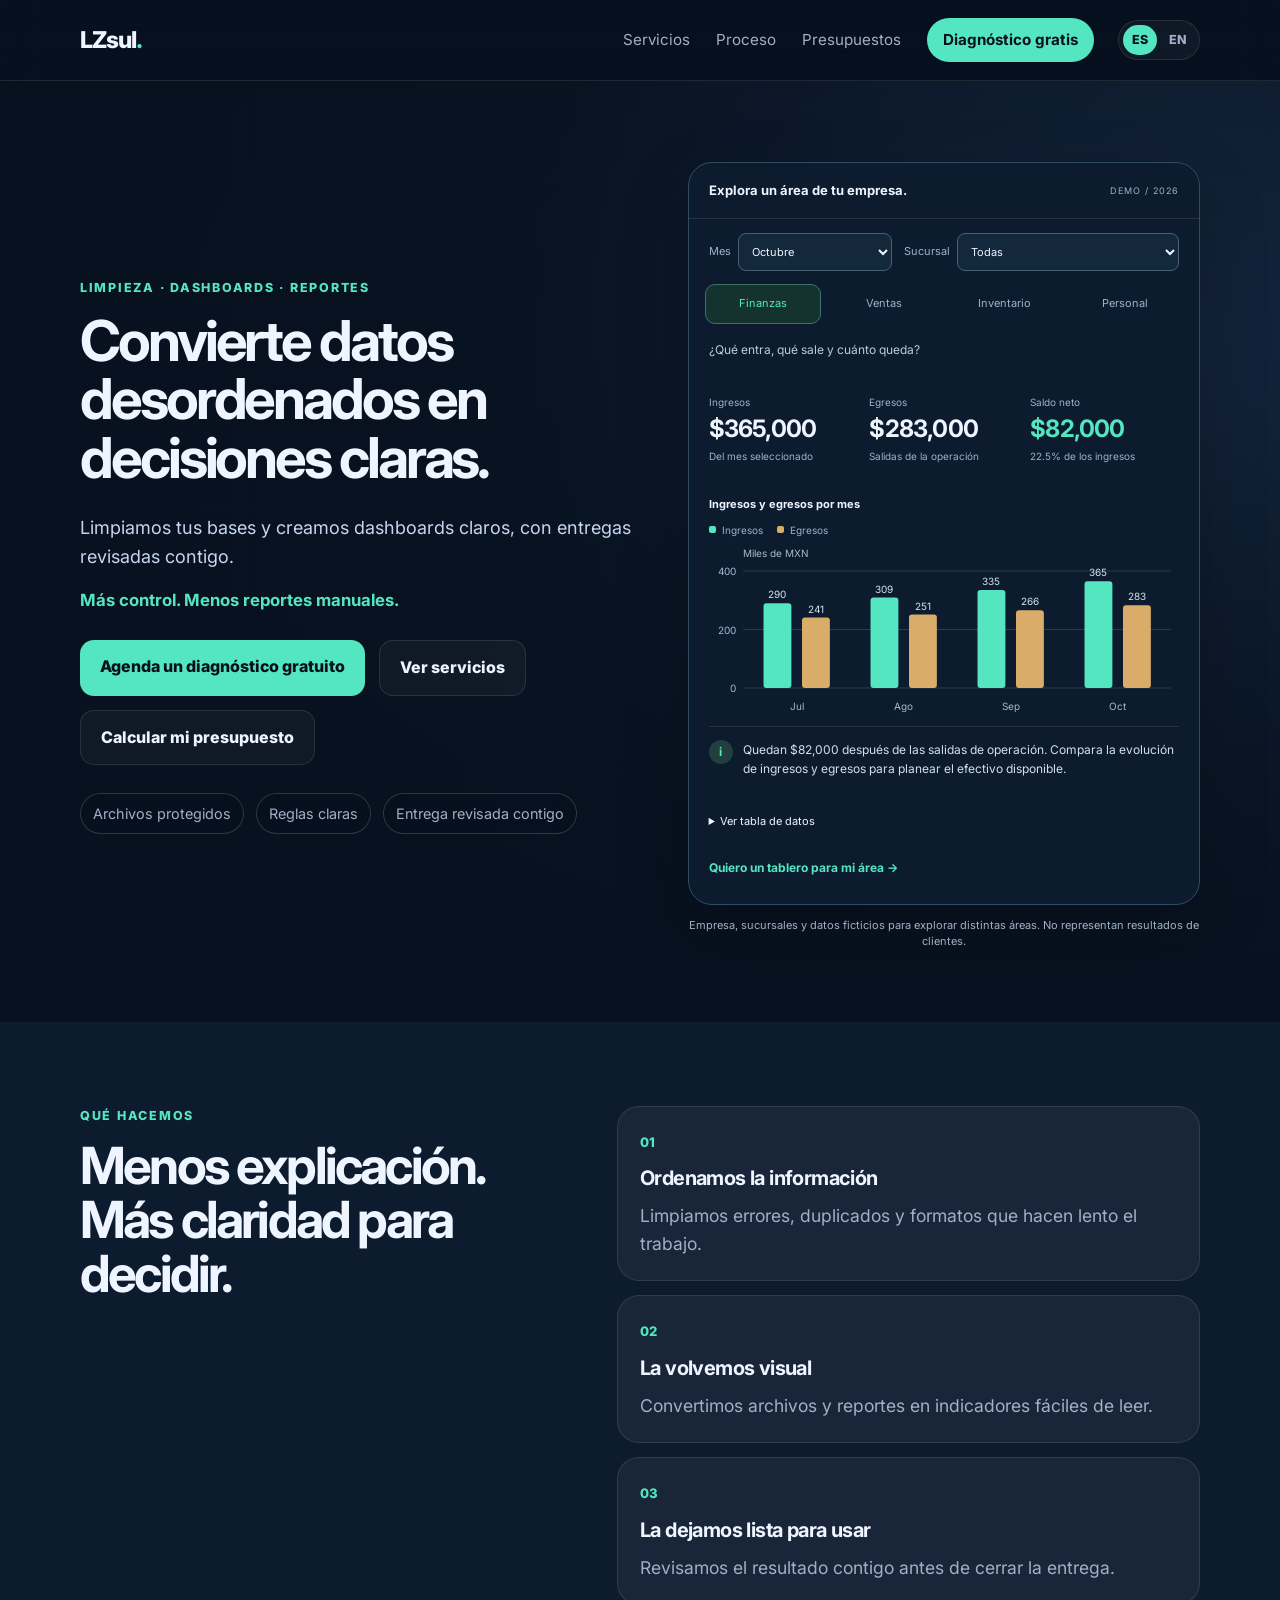
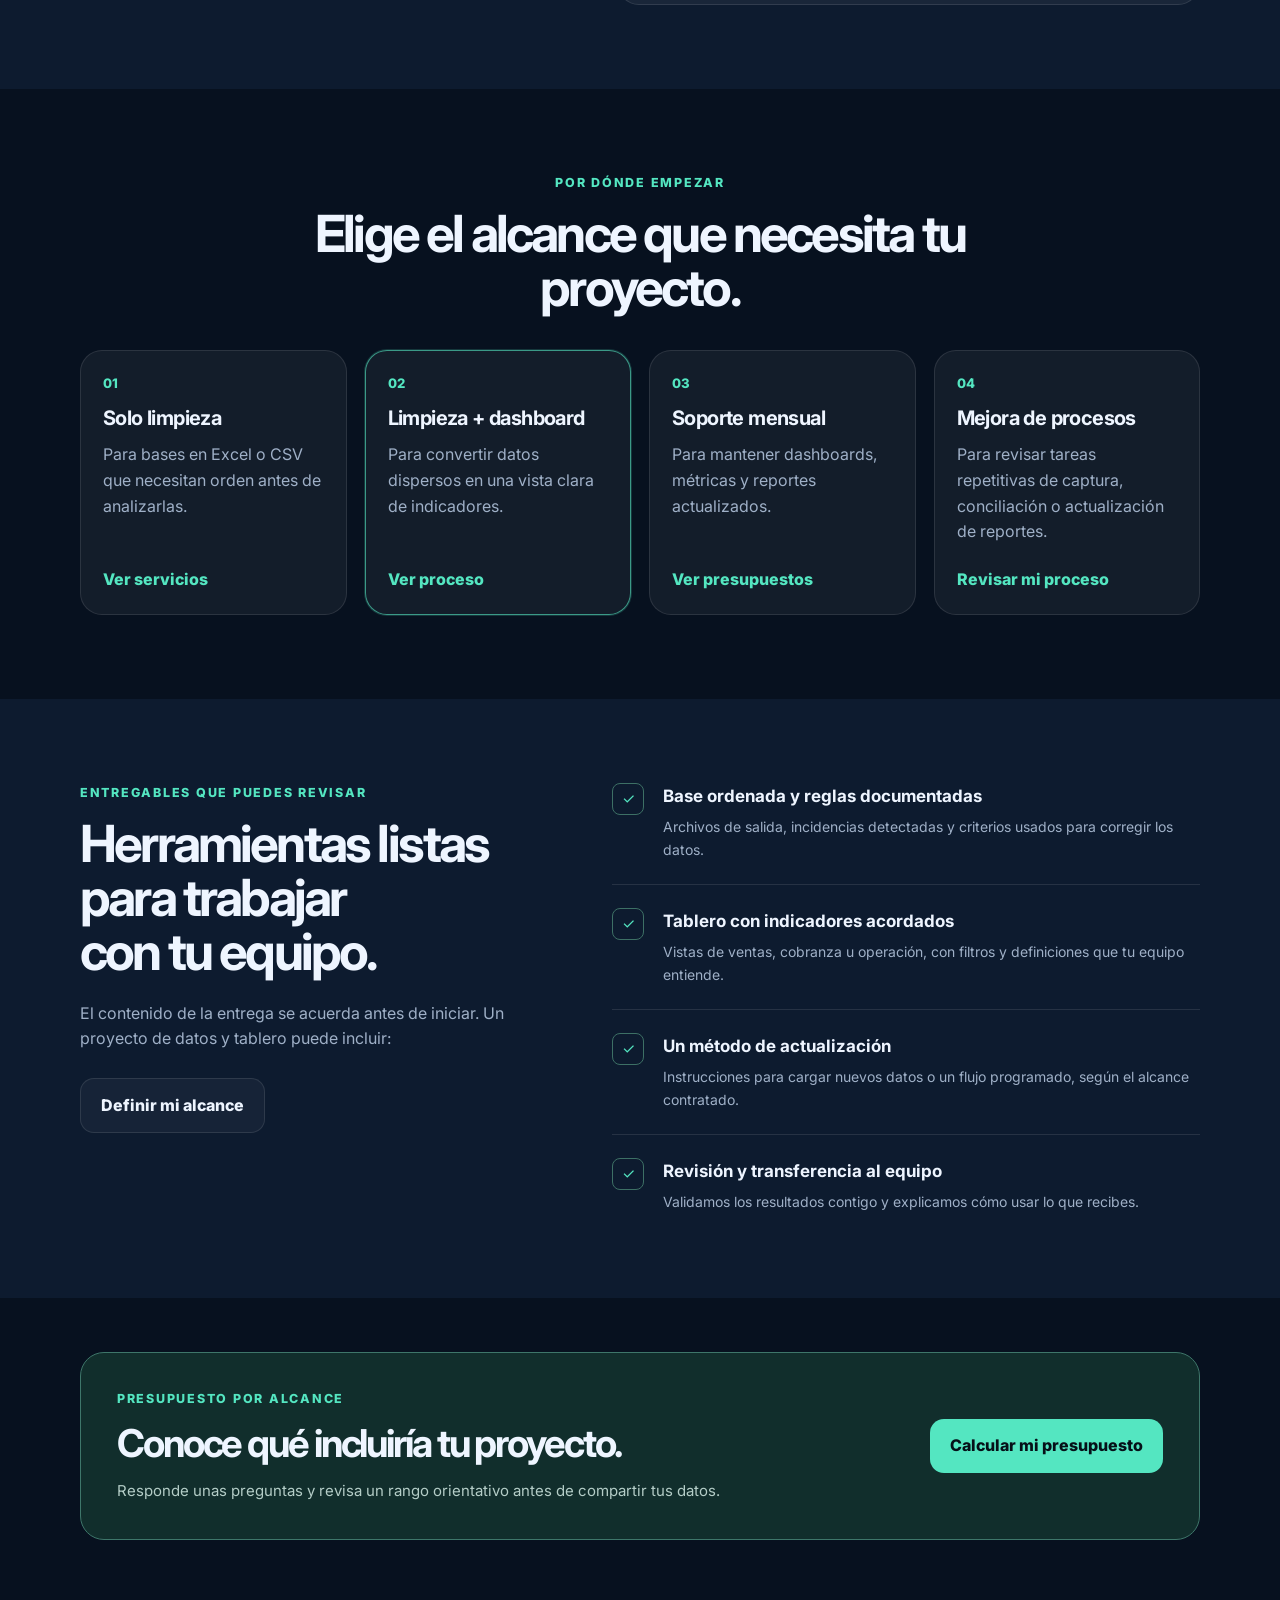
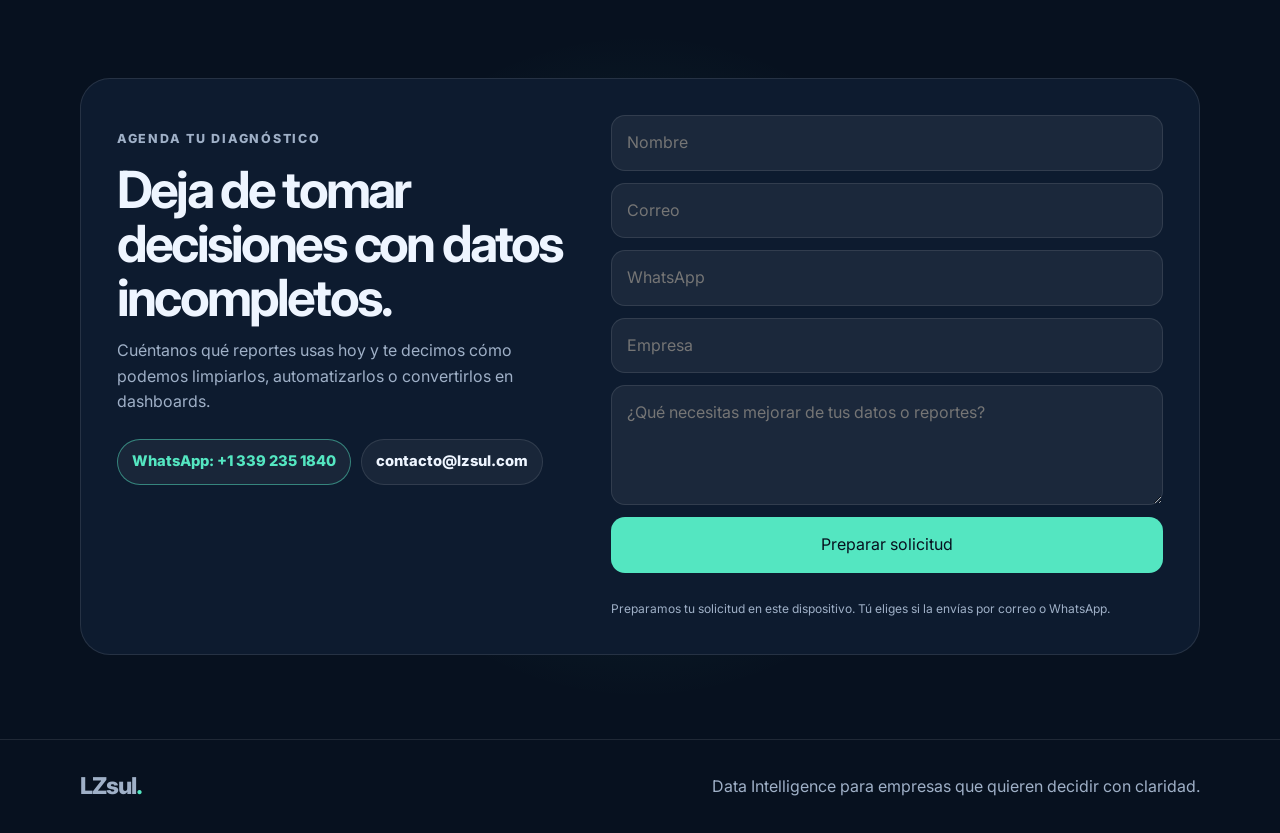
<file: index.html>
<!DOCTYPE html>
<html lang="es">
<head>
  <meta charset="UTF-8" />
  <meta name="viewport" content="width=device-width, initial-scale=1.0" />
  <title>LZsul Data Intelligence</title>
    <style>:root {
  --bg: #07111f;
  --bg-soft: #0d1b2f;
  --card: #10223a;
  --text: #eef5ff;
  --muted: #9fb0c7;
  --accent: #54e6c1;
  --accent-2: #6aa8ff;
  --line: rgba(255,255,255,.1);
  --white: #ffffff;
}

* { box-sizing: border-box; margin: 0; padding: 0; }
html { scroll-behavior: smooth; }
body {
  font-family: 'Inter', sans-serif;
  background: var(--bg);
  color: var(--text);
  line-height: 1.6;
  overflow-x: hidden;
}

a { color: inherit; text-decoration: none; }
.container { width: min(1120px, 92%); margin: 0 auto; }

.navbar {
  position: sticky;
  top: 0;
  z-index: 100;
  background: rgba(7,17,31,.82);
  backdrop-filter: blur(18px);
  border-bottom: 1px solid var(--line);
}
.nav-content { display: flex; justify-content: space-between; align-items: center; gap: 24px; padding: 18px 0; }
.logo { font-weight: 800; font-size: 1.45rem; letter-spacing: -.04em; }
.logo span { color: var(--accent); }
nav { display: flex; gap: 26px; align-items: center; color: var(--muted); font-size: .95rem; margin-left: auto; }
nav a.active { color: var(--accent); font-weight: 800; }
.nav-cta { color: var(--bg); background: var(--accent); padding: 10px 16px; border-radius: 999px; font-weight: 700; }
.language-switch {
  display: inline-flex;
  align-items: center;
  gap: 4px;
  border: 1px solid var(--line);
  border-radius: 999px;
  padding: 4px;
  background: rgba(255,255,255,.04);
}
.language-switch a {
  display: inline-flex;
  align-items: center;
  justify-content: center;
  min-width: 34px;
  min-height: 30px;
  border-radius: 999px;
  color: var(--muted);
  font-size: .78rem;
  font-weight: 800;
}
.language-switch a.active {
  background: var(--accent);
  color: var(--bg);
}

.hero {
  min-height: min(690px, calc(100svh - 82px));
  padding: clamp(72px, 9vh, 108px) 0 clamp(58px, 8vh, 92px);
  display: flex;
  align-items: center;
  background:
    linear-gradient(90deg, rgba(7,17,31,.98) 0%, rgba(7,17,31,.88) 34%, rgba(7,17,31,.34) 72%, rgba(7,17,31,.12) 100%),
    linear-gradient(180deg, rgba(7,17,31,.18), rgba(7,17,31,.62)),
    radial-gradient(ellipse at 85% 30%, rgba(106,168,255,.22), transparent 65%);
  background-size: cover;
  background-position: center right;
}
.hero-grid { display: grid; grid-template-columns: minmax(0, 680px); gap: 0; align-items: center; }
.hero-copy { max-width: 680px; }
.eyebrow { color: var(--accent); font-weight: 800; text-transform: uppercase; font-size: .78rem; letter-spacing: .14em; margin-bottom: 14px; }
h1 { font-size: clamp(2.6rem, 6vw, 5rem); line-height: .98; letter-spacing: -.07em; max-width: 780px; }
h2 { font-size: clamp(2rem, 4vw, 3.2rem); line-height: 1.05; letter-spacing: -.055em; }
h3 { font-size: 1.25rem; letter-spacing: -.03em; }
.hero-text { color: #c5d6ee; font-size: 1.13rem; margin: 26px 0 34px; max-width: 640px; }
.hero-actions { display: flex; gap: 14px; flex-wrap: wrap; }
.btn { padding: 14px 20px; border-radius: 14px; font-weight: 800; display: inline-flex; }
.primary { background: var(--accent); color: #061018; }
.secondary { border: 1px solid var(--line); color: var(--text); background: rgba(255,255,255,.04); }
.trust-row { display: flex; gap: 12px; flex-wrap: wrap; margin-top: 28px; color: var(--muted); font-size: .9rem; }
.trust-row span { border: 1px solid rgba(255,255,255,.16); border-radius: 999px; padding: 8px 12px; background: rgba(7,17,31,.54); backdrop-filter: blur(10px); }

section { padding: 84px 0; }
.split { display: grid; grid-template-columns: .9fr 1.1fr; gap: 60px; align-items: start; }
.split p:last-child { color: var(--muted); font-size: 1.1rem; }
.problem, .process, .home-summary { background: var(--bg-soft); }
.data-safety { background: var(--bg); }
.section-heading { max-width: 760px; margin-bottom: 36px; }
.center { text-align: center; margin-left: auto; margin-right: auto; }
.service-grid { display: grid; grid-template-columns: repeat(4, 1fr); gap: 18px; }
.service-card, .step, .price-card { background: var(--card); border: 1px solid var(--line); border-radius: 24px; padding: 24px; }
.service-card.featured, .price-card.popular { border-color: rgba(84,230,193,.62); box-shadow: 0 0 0 1px rgba(84,230,193,.18); }
.service-card p, .step p, .price-card p { color: var(--muted); margin: 12px 0; }
ul { list-style: none; display: grid; gap: 8px; margin-top: 18px; color: var(--muted); }
li::before { content: '✓'; color: var(--accent); margin-right: 8px; font-weight: 800; }
.pill-grid { display: flex; flex-wrap: wrap; justify-content: center; gap: 12px; }
.pill-grid span { background: rgba(255,255,255,.06); border: 1px solid var(--line); border-radius: 999px; padding: 12px 16px; color: var(--muted); }
.steps { display: grid; grid-template-columns: repeat(4, 1fr); gap: 18px; }
.step span { color: var(--accent); font-weight: 800; }
.price-grid { display: grid; grid-template-columns: repeat(auto-fit, minmax(210px, 1fr)); gap: 18px; }
.price-card { position: relative; }
.price-card strong { display: block; font-size: 1.8rem; margin: 18px 0 2px; letter-spacing: -.04em; }
.price-card span { color: var(--muted); }
.badge { position: absolute; top: -13px; right: 20px; background: var(--accent); color: var(--bg); padding: 6px 10px; border-radius: 999px; font-size: .75rem; font-weight: 800; }
.pricing-method {
  margin-top: 56px;
  padding-top: 46px;
  border-top: 1px solid var(--line);
}
.method-grid {
  display: grid;
  grid-template-columns: repeat(5, 1fr);
  gap: 14px;
}
.method-grid article {
  background: rgba(255,255,255,.05);
  border: 1px solid var(--line);
  border-radius: 20px;
  padding: 20px;
}
.method-grid p {
  color: var(--muted);
  margin-top: 10px;
  font-size: .94rem;
}
.summary-list { display: grid; gap: 14px; }
.summary-list article,
.path-card {
  background: rgba(255,255,255,.05);
  border: 1px solid var(--line);
  border-radius: 22px;
  padding: 22px;
}
.summary-list span,
.path-card span {
  color: var(--accent);
  font-size: .82rem;
  font-weight: 800;
}
.summary-list h3,
.path-card h3 { margin-top: 8px; }
.summary-list p,
.path-card p {
  color: var(--muted);
  margin-top: 8px;
}
.path-grid {
  display: grid;
  grid-template-columns: repeat(3, 1fr);
  gap: 18px;
}
.path-card {
  min-height: 230px;
  display: flex;
  flex-direction: column;
}
.path-card.featured {
  border-color: rgba(84,230,193,.62);
  box-shadow: 0 0 0 1px rgba(84,230,193,.18);
}
.path-card a {
  color: var(--accent);
  font-weight: 800;
  margin-top: auto;
}
.cta { background: radial-gradient(circle at center, rgba(84,230,193,.13), transparent 45%); }
.cta-box { display: grid; grid-template-columns: .9fr 1.1fr; gap: 42px; background: var(--bg-soft); border: 1px solid var(--line); border-radius: 30px; padding: 36px; }
.cta-box p { color: var(--muted); margin-top: 14px; }
.contact-form { display: grid; gap: 12px; }
.direct-contact { display: flex; flex-wrap: wrap; gap: 10px; margin-top: 24px; }
.direct-contact a {
  display: inline-flex;
  align-items: center;
  min-height: 44px;
  border: 1px solid var(--line);
  border-radius: 999px;
  padding: 10px 14px;
  color: var(--text);
  background: rgba(255,255,255,.05);
  font-size: .92rem;
  font-weight: 800;
}
.direct-contact a:first-child {
  border-color: rgba(84,230,193,.5);
  color: var(--accent);
}
input, textarea { width: 100%; border: 1px solid var(--line); background: rgba(255,255,255,.06); color: var(--white); padding: 14px 15px; border-radius: 14px; font-family: inherit; }
textarea { min-height: 120px; resize: vertical; }
button { border: none; background: var(--accent); color: var(--bg); padding: 15px; border-radius: 14px; font-weight: 800; cursor: pointer; }
footer { border-top: 1px solid var(--line); padding: 28px 0; }
.footer-content { display: flex; justify-content: space-between; align-items: center; color: var(--muted); }

.section-actions { margin-top: 28px; display: flex; justify-content: flex-start; }
.section-actions.center { justify-content: center; }
.compact-grid { grid-template-columns: repeat(3, 1fr); }

.page-hero {
  padding: 96px 0 72px;
  background:
    radial-gradient(circle at top right, rgba(84,230,193,.2), transparent 36%),
    radial-gradient(circle at bottom left, rgba(106,168,255,.14), transparent 34%);
}
.page-intro { max-width: 860px; }
.page-intro h1 { margin-bottom: 24px; }
.page-intro > p:not(.eyebrow) { color: var(--muted); font-size: 1.16rem; max-width: 760px; margin-bottom: 32px; }

.detail-grid { display: grid; grid-template-columns: repeat(2, 1fr); gap: 18px; }
.detail-card {
  background: var(--card);
  border: 1px solid var(--line);
  border-radius: 24px;
  padding: 28px;
}
.detail-card.featured {
  border-color: rgba(84,230,193,.62);
  box-shadow: 0 0 0 1px rgba(84,230,193,.18);
}
.detail-card p { color: var(--muted); margin-top: 12px; }
.detail-number {
  display: inline-block;
  color: var(--accent);
  font-weight: 800;
  margin-bottom: 18px;
}
.stack-list { display: grid; gap: 14px; }
.stack-list p {
  background: rgba(255,255,255,.05);
  border: 1px solid var(--line);
  border-radius: 18px;
  color: var(--muted);
  padding: 18px;
}

.timeline { display: grid; gap: 18px; }
.timeline-step {
  display: grid;
  grid-template-columns: 90px 1fr;
  gap: 24px;
  align-items: start;
  background: var(--card);
  border: 1px solid var(--line);
  border-radius: 24px;
  padding: 26px;
}
.timeline-step span {
  color: var(--accent);
  font-size: 1.4rem;
  font-weight: 800;
}
.route-label {
  display: inline-flex;
  width: fit-content;
  color: var(--bg);
  background: var(--accent);
  border-radius: 999px;
  padding: 5px 10px;
  font-size: .76rem;
  font-weight: 800;
  margin-bottom: 10px;
}
.timeline-step p { color: var(--muted); margin-top: 10px; }

.comparison-grid { display: grid; grid-template-columns: repeat(3, 1fr); gap: 18px; }
.comparison-grid article {
  background: rgba(255,255,255,.05);
  border: 1px solid var(--line);
  border-radius: 24px;
  padding: 24px;
}
.comparison-grid p { color: var(--muted); margin-top: 12px; }

.safety-grid { display: grid; gap: 14px; }
.safety-grid article {
  background: rgba(255,255,255,.05);
  border: 1px solid var(--line);
  border-radius: 20px;
  padding: 20px;
}
.safety-grid span {
  color: var(--accent);
  font-size: .82rem;
  font-weight: 800;
}
.safety-grid h3 { margin-top: 8px; }
.safety-grid p { color: var(--muted); margin-top: 8px; }

@media (max-width: 900px) {
  .nav-content { flex-wrap: wrap; gap: 12px; padding: 14px 0; }
  .logo { order: 1; }
  .language-switch { order: 2; margin-left: auto; }
  nav {
    order: 3;
    width: 100%;
    display: grid;
    grid-template-columns: repeat(4, minmax(0, 1fr));
    gap: 8px;
    font-size: .86rem;
  }
  nav a {
    display: flex;
    align-items: center;
    justify-content: center;
    min-height: 38px;
    padding: 8px 10px;
    border: 1px solid var(--line);
    border-radius: 999px;
    background: rgba(255,255,255,.04);
    text-align: center;
  }
  .nav-cta { border-color: transparent; }
  .hero-grid, .split, .cta-box { grid-template-columns: 1fr; }
  .service-grid, .steps, .price-grid, .detail-grid, .comparison-grid, .method-grid, .path-grid { grid-template-columns: repeat(2, 1fr); }
}
@media (max-width: 620px) {
  .container { width: calc(100% - 32px); }
  nav { grid-template-columns: repeat(2, minmax(0, 1fr)); }
  nav a { min-width: 0; }
  .service-grid, .steps, .price-grid, .detail-grid, .comparison-grid, .method-grid, .path-grid { grid-template-columns: 1fr; }
  .footer-content { flex-direction: column; gap: 10px; text-align: center; }
  .timeline-step { grid-template-columns: 1fr; gap: 10px; }
  .hero {
    min-height: auto;
    padding: 58px 0 48px;
    background:
      linear-gradient(180deg, rgba(7,17,31,.86) 0%, rgba(7,17,31,.96) 58%, rgba(7,17,31,.98) 100%),
      radial-gradient(ellipse at 85% 30%, rgba(106,168,255,.22), transparent 65%);
    background-size: auto 100%, cover;
    background-position: center, 62% center;
  }
  .hero-grid { gap: 42px; }
  .eyebrow { font-size: .72rem; letter-spacing: .1em; overflow-wrap: anywhere; }
  h1 { font-size: 2.55rem; letter-spacing: -.055em; }
  .hero-text { font-size: 1.03rem; margin: 22px 0 28px; }
  .btn { width: 100%; justify-content: center; text-align: center; }
}

.dash-filter{padding:14px 22px 0;display:flex;align-items:center;justify-content:space-between;gap:12px;font-size:11px;color:var(--muted)}
.dash-filter label{display:flex;align-items:center;gap:8px}.dash-filter select{background:#14283c;color:var(--text);border:1px solid #456078;border-radius:8px;padding:7px 9px;min-height:40px;font-size:12px;max-width:190px}
.demo-status{font-size:10px;color:var(--accent);border:1px solid #3d736c;border-radius:999px;padding:4px 8px;white-space:nowrap}.demo-status[data-tone=attention]{color:#f4c77c;border-color:#79633f;background:#312a20}
.demo-legend{font-size:10px;color:var(--muted);display:flex;gap:15px;align-items:center;margin:14px 0 0}.demo-legend span{display:inline-flex;align-items:center;gap:6px}.demo-legend .actual::before{content:'';height:7px;width:7px;border-radius:2px;background:var(--accent)}.demo-legend .target::before{content:'';width:16px;border-top:2px dashed #f4c77c}
.dash-body .chart{margin-top:8px}.demo-details{margin-top:14px;font-size:11px;color:var(--muted)}.demo-details summary{cursor:pointer;min-height:40px;display:list-item;align-content:center;color:var(--text)}.demo-details table{border-collapse:collapse;width:100%;font-variant-numeric:tabular-nums;margin-bottom:12px}.demo-details th,.demo-details td{padding:7px 4px;border-bottom:1px solid var(--line);text-align:right}.demo-details th:first-child,.demo-details td:first-child{text-align:left}.demo-details caption{text-align:left;margin-bottom:8px}.demo-cta{display:inline-flex;align-items:center;min-height:40px;color:var(--accent);font-size:12px;font-weight:700;margin-top:6px}
@media(max-width:540px){.dash-filter{padding-left:16px;padding-right:16px}.dash-filter label{gap:6px}.dash-top{flex-wrap:wrap}.dash-filter select{max-width:134px}.demo-status{font-size:9px;padding:4px 6px}}

.dashboard .dash-top{padding:17px 20px}.dashboard .dash-top b{font-size:13px}.dashboard .dash-top span{font-size:9px}
.dashboard .dash-filter{display:grid;grid-template-columns:.8fr 1.2fr;gap:12px;padding:14px 20px 0}.dash-control{min-width:0;display:flex;align-items:center;gap:7px}.dash-control label{flex:none;font-size:11px}.dash-control select{min-width:0;max-width:none;width:100%;font-size:11px;min-height:38px}
.dashboard .dash-tabs{display:grid;grid-template-columns:repeat(4,minmax(0,1fr));gap:4px;padding:13px 16px 0}.dashboard .dash-tabs button{padding:7px 4px;min-height:40px;border-radius:10px;font-size:11px;cursor:pointer}
.demo-question{font-size:12px;line-height:1.5;color:#b9ccdd;margin-bottom:17px;min-height:36px}.dashboard .dash-body{padding:17px 20px 16px}.dashboard .dash-stats{grid-template-columns:repeat(3,minmax(0,1fr));gap:12px}.dashboard .dash-label{font-size:10px}.dashboard .dash-value{font-size:24px;letter-spacing:-.8px;margin:5px 0;overflow-wrap:anywhere}.dashboard .dash-note{font-size:10px;line-height:1.5;min-height:30px;color:var(--muted)}.dash-stat{min-width:0}.dash-stat:last-child .dash-value{color:var(--accent)}
.demo-chart-heading{font-size:11px;font-weight:700;margin-top:17px}.dashboard .demo-legend{margin-top:8px;gap:14px}.demo-legend .compare::before{content:'';width:7px;height:7px;border-radius:2px;background:#d9ad69}.dashboard .chart{height:180px;margin-top:8px}.demo-table-wrap{overflow-x:auto}.demo-details th,.demo-details td{font-size:10px}.dashboard .dash-bottom{min-height:62px}
@media(max-width:540px){.dashboard .dash-top{padding:16px}.dashboard .dash-filter{padding-left:16px;padding-right:16px;grid-template-columns:1fr 1.25fr;gap:10px}.dash-control{display:block}.dash-control label{display:block;margin-bottom:4px}.dashboard .dash-body{padding:16px}.dashboard .dash-tabs{padding-left:12px;padding-right:12px}.dashboard .dash-tabs button{font-size:10px}.dashboard .dash-stats{grid-template-columns:repeat(2,minmax(0,1fr))}.dash-stat:last-child{grid-column:1/-1;display:grid;grid-template-columns:1fr auto;align-items:center;border-top:1px solid var(--line);padding-top:9px}.dash-stat:last-child .dash-value{grid-column:2;grid-row:1/3;margin-left:12px}.dash-stat:last-child .dash-label,.dash-stat:last-child .dash-note{grid-column:1}.dash-stat:last-child .dash-note{min-height:0}.dashboard .dash-bottom{min-height:0}}
</style>
  <style>/* New components use the existing site palette and typography. */
[hidden]{display:none!important}
html{scroll-padding-top:115px}
button,input,select,textarea{font:inherit}
a:focus-visible,button:focus-visible,input:focus-visible,select:focus-visible,textarea:focus-visible{outline:3px solid var(--accent-2);outline-offset:4px}
.skip-link{position:absolute;left:16px;top:-100px;z-index:200;background:var(--accent);color:var(--bg);padding:12px;border-radius:8px}
.skip-link:focus{top:8px}
.page-index .hero-grid{grid-template-columns:minmax(0,1.1fr) minmax(0,1fr);gap:44px}
.page-index .hero h1{font-size:clamp(2.6rem,4.4vw,4rem);line-height:1.04;letter-spacing:-.055em}
.page-index .hero-text{margin-bottom:16px}
.hero-outcome{color:var(--accent);font-weight:700;margin-bottom:26px;font-size:1.05rem}
.hero-demo{min-width:0}
.dashboard{padding:0;border:1px solid #314b60;border-radius:24px;background:var(--bg-soft);overflow:hidden;box-shadow:0 24px 70px rgba(0,0,0,.2)}
.dash-top{padding:19px 22px 15px;display:flex;justify-content:space-between;align-items:center;gap:14px;border-bottom:1px solid var(--line)}
.dash-top b{font-size:14px}.dash-top span{font-size:10px;letter-spacing:1px;color:var(--muted);white-space:nowrap}
.dash-tabs{display:flex;gap:6px;padding:15px 20px 0}
.dash-tabs button{background:transparent;border:1px solid transparent;border-radius:999px;color:var(--muted);font-size:12px;padding:6px 13px;min-height:36px}
.dash-tabs button[aria-selected=true]{color:var(--accent);border-color:#3d736c;background:#14332f}
.dash-body{padding:21px 22px 18px}.dash-stats{display:grid;grid-template-columns:1.2fr 1fr;gap:20px}
.dash-label{font-size:12px;color:var(--muted)}.dash-value{font-size:32px;letter-spacing:-1.5px;font-weight:700;line-height:1.2;margin:6px 0}.dash-value.small{font-size:27px}.dash-note{font-size:11px;color:var(--accent)}
.chart{height:163px;margin-top:17px}.chart svg{width:100%;height:100%;display:block;overflow:visible}
.dash-bottom{padding-top:13px;border-top:1px solid var(--line);display:flex;align-items:flex-start;gap:10px;color:#d1dfed;font-size:12px}
.dash-bottom i{display:inline-flex;flex:none;width:24px;height:24px;border-radius:50%;align-items:center;justify-content:center;background:#203f3d;color:var(--accent);font-style:normal;font-weight:700}
.demo-caption{font-size:11px;color:var(--muted);margin-top:12px;text-align:center;line-height:1.5}
.page-index .path-grid{grid-template-columns:repeat(4,minmax(0,1fr))}.path-card p{margin-bottom:22px}
.deliver{background:var(--bg-soft)}.deliver-grid{display:grid;grid-template-columns:.88fr 1.12fr;gap:70px;align-items:start}.deliver-copy>p:not(.eyebrow){color:var(--muted);margin:22px 0 26px}
.deliver-list{list-style:none;padding:0;margin:0;gap:0}.deliver-list li{display:grid;grid-template-columns:36px 1fr;gap:15px;padding:23px 0;border-bottom:1px solid var(--line)}.deliver-list li::before{content:none}.deliver-list li:first-child{padding-top:0}.deliver-list li:last-child{border:0;padding-bottom:0}.check{border:1px solid #3d7065;border-radius:8px;display:flex;align-items:center;justify-content:center;width:32px;height:32px;color:var(--accent);font-size:15px}.deliver-list b{font-size:17px;color:var(--text)}.deliver-list p{font-size:14px;color:var(--muted);margin-top:6px}
.budget-bridge{padding:54px 0}.budget-banner{display:grid;grid-template-columns:1fr auto;gap:30px;align-items:center;padding:36px;border:1px solid #3e766a;border-radius:24px;background:#112e2c}.budget-banner h2{font-size:clamp(1.9rem,3vw,2.5rem);max-width:650px}.budget-banner p:not(.eyebrow){margin-top:16px;color:#b4cdc7;font-size:15px}
.service-link{display:inline-flex;align-items:center;min-height:44px;color:var(--accent);font-weight:700;margin-top:22px;font-size:.94rem}
.scope-note{color:var(--muted);border-left:3px solid var(--accent);padding:0 0 0 20px;margin-bottom:32px;max-width:780px}
.budget-section{padding-top:54px;padding-bottom:54px;background:var(--bg-soft)}.section-description{margin-top:20px;color:var(--muted)}.price-card{display:flex;flex-direction:column}.price-card .service-link{margin-top:auto;padding-top:24px}.price-card ul{margin-bottom:16px}.page-planes .pricing{padding-top:54px}
.contact-note{color:var(--muted);font-size:12px;line-height:1.6}.contact-result{border-top:1px solid var(--line);padding-top:20px}.contact-result pre{white-space:pre-wrap;overflow-wrap:anywhere;background:var(--bg);color:var(--text);padding:18px;border:1px solid var(--line);border-radius:14px;font:14px/1.6 Inter,Arial,sans-serif;margin:18px 0}.contact-actions{display:flex;gap:10px;flex-wrap:wrap}.contact-actions .btn{font-size:13px;min-height:44px;padding:12px 16px}
@media(max-width:1100px){.page-index .hero-grid{gap:28px}.dash-value{font-size:28px}.dash-value.small{font-size:24px}.page-index .path-grid{grid-template-columns:repeat(2,minmax(0,1fr))}}
@media(max-width:900px){html{scroll-padding-top:155px}.page-index .hero-grid{grid-template-columns:1fr;gap:38px}.hero-demo{max-width:640px;width:100%}.deliver-grid{grid-template-columns:1fr;gap:36px}.budget-banner{grid-template-columns:1fr}.budget-banner .btn{justify-self:start}.split{gap:34px}}
@media(max-width:620px){html{scroll-padding-top:190px}section{padding:54px 0}.page-index .path-grid{grid-template-columns:1fr}.page-index .hero h1{font-size:2.55rem}.dash-top{padding:16px;flex-wrap:wrap;gap:6px}.dash-body{padding:18px 14px}.dash-tabs{padding-inline:14px;gap:3px}.dash-tabs button{padding:7px 10px}.dash-stats{gap:12px}.dash-value{font-size:29px}.dash-value.small{font-size:24px}.budget-banner{padding:26px}.cta-box{padding:24px;gap:28px}.page-hero{padding:60px 0 48px}.detail-card h2,.timeline-step h2{font-size:1.9rem}.contact-actions .btn{flex:1;white-space:normal}}
@media(prefers-reduced-motion:reduce){html{scroll-behavior:auto}}
</style>
  <link rel="preconnect" href="https://fonts.googleapis.com">
  <link rel="preconnect" href="https://fonts.gstatic.com" crossorigin>
  <link href="https://fonts.googleapis.com/css2?family=Inter:wght@400;500;600;700;800&display=swap" rel="stylesheet">
</head>
<body class="page-index">
  <a class="skip-link" href="#contenido">Saltar al contenido</a>
  <header class="navbar">
    <div class="container nav-content">
      <a href="index.html" class="logo">LZsul<span>.</span></a>
      <nav aria-label="Navegación principal">
        <a href="servicios.html">Servicios</a>
        <a href="proceso.html">Proceso</a>
        <a href="planes.html">Presupuestos</a>
        <a href="#contacto" class="nav-cta">Diagnóstico gratis</a>
      </nav>
      <div class="language-switch" aria-label="Selector de idioma">
        <a href="index.html" class="active">ES</a>
        <a href="index-en.html">EN</a>
      </div>
    </div>
  </header>

  <main id="contenido">
    <section class="hero">
      <div class="container hero-grid">
        <div class="hero-copy">
          <p class="eyebrow">Limpieza · Dashboards · Reportes</p>
          <h1>Convierte datos desordenados en decisiones claras.</h1>
          <p class="hero-text">
            Limpiamos tus bases y creamos dashboards claros, con entregas revisadas contigo.
          </p>
          <p class="hero-outcome">Más control. Menos reportes manuales.</p>
          <div class="hero-actions">
            <a href="#contacto" class="btn primary">Agenda un diagnóstico gratuito</a>
            <a href="servicios.html" class="btn secondary">Ver servicios</a>
            <a href="planes.html#cotizador" class="btn secondary">Calcular mi presupuesto</a>
          </div>
          <div class="trust-row">
            <span>Archivos protegidos</span>
            <span>Reglas claras</span>
            <span>Entrega revisada contigo</span>
          </div>
        </div>
        <div class="hero-demo">
 <section class="dashboard" id="ejemplos" aria-label="Demo de tableros por área empresarial">
  <div class="dash-top"><b>Explora un área de tu empresa.</b><span>DEMO / 2026</span></div>
  <div class="dash-filter">
   <div class="dash-control"><label for="demo-period">Mes</label><select id="demo-period"><option value="0">Julio</option><option value="1">Agosto</option><option value="2">Septiembre</option><option value="3" selected>Octubre</option></select></div>
   <div class="dash-control"><label for="demo-branch">Sucursal</label><select id="demo-branch"><option value="all">Todas</option><option value="0">Centro</option><option value="1">Norte</option></select></div>
  </div>
  <div class="dash-tabs" role="tablist" aria-label="Áreas de la empresa"><button id="tab-finance" role="tab" aria-selected="true" aria-controls="demo-panel" data-area="finance">Finanzas</button><button id="tab-sales" role="tab" aria-selected="false" aria-controls="demo-panel" data-area="sales" tabindex="-1">Ventas</button><button id="tab-inventory" role="tab" aria-selected="false" aria-controls="demo-panel" data-area="inventory" tabindex="-1">Inventario</button><button id="tab-people" role="tab" aria-selected="false" aria-controls="demo-panel" data-area="people" tabindex="-1">Personal</button></div>
  <div class="dash-body" id="demo-panel" role="tabpanel" aria-labelledby="tab-finance">
   <p class="demo-question" id="demo-question">¿Qué entra, qué sale y cuánto queda?</p>
   <div class="dash-stats" aria-live="polite"><div class="dash-stat"><p class="dash-label" id="demo-label-0">Ingresos</p><p class="dash-value" id="demo-value-0">$365,000</p><p class="dash-note" id="demo-note-0">Del mes seleccionado</p></div><div class="dash-stat"><p class="dash-label" id="demo-label-1">Egresos</p><p class="dash-value" id="demo-value-1">$283,000</p><p class="dash-note" id="demo-note-1">Salidas de la operación</p></div><div class="dash-stat"><p class="dash-label" id="demo-label-2">Saldo neto</p><p class="dash-value" id="demo-value-2">$82,000</p><p class="dash-note" id="demo-note-2">22.5% de los ingresos</p></div></div>
   <p class="demo-chart-heading" id="demo-chart-heading">Ingresos y egresos por mes</p>
   <div class="demo-legend" aria-label="Leyenda de la gráfica"><span class="actual" id="demo-series">Ingresos</span><span class="compare" id="demo-compare-label">Egresos</span></div>
   <div class="chart" id="demo-chart"></div>
   <div class="dash-bottom"><i aria-hidden="true">i</i><span id="demo-insight" aria-live="polite">Compara entradas y salidas para planear tu efectivo.</span></div>
   <details class="demo-details"><summary>Ver tabla de datos</summary><div class="demo-table-wrap"><table><caption id="demo-table-caption"></caption><thead id="demo-table-head"></thead><tbody id="demo-table-body"></tbody></table></div></details>
   <a class="demo-cta" href="planes.html?servicio=control#cotizador">Quiero un tablero para mi área →</a>
  </div>
 </section>
 <p class="demo-caption">Empresa, sucursales y datos ficticios para explorar distintas áreas. No representan resultados de clientes.</p>
</div>
      </div>
    </section>

    <section class="home-summary">
      <div class="container split">
        <div>
          <p class="eyebrow">Qué hacemos</p>
          <h2>Menos explicación. Más claridad para decidir.</h2>
        </div>
        <div class="summary-list">
          <article>
            <span>01</span>
            <h3>Ordenamos la información</h3>
            <p>Limpiamos errores, duplicados y formatos que hacen lento el trabajo.</p>
          </article>
          <article>
            <span>02</span>
            <h3>La volvemos visual</h3>
            <p>Convertimos archivos y reportes en indicadores fáciles de leer.</p>
          </article>
          <article>
            <span>03</span>
            <h3>La dejamos lista para usar</h3>
            <p>Revisamos el resultado contigo antes de cerrar la entrega.</p>
          </article>
        </div>
      </div>
    </section>

    <section class="home-paths">
      <div class="container">
        <div class="section-heading center">
          <p class="eyebrow">Por dónde empezar</p>
          <h2>Elige el alcance que necesita tu proyecto.</h2>
        </div>
        <div class="path-grid">
          <article class="path-card">
            <span>01</span>
            <h3>Solo limpieza</h3>
            <p>Para bases en Excel o CSV que necesitan orden antes de analizarlas.</p>
            <a href="servicios.html">Ver servicios</a>
          </article>
          <article class="path-card featured">
            <span>02</span>
            <h3>Limpieza + dashboard</h3>
            <p>Para convertir datos dispersos en una vista clara de indicadores.</p>
            <a href="proceso.html">Ver proceso</a>
          </article>
          <article class="path-card">
            <span>03</span>
            <h3>Soporte mensual</h3>
            <p>Para mantener dashboards, métricas y reportes actualizados.</p>
            <a href="planes.html">Ver presupuestos</a>
          </article>
        <article class="path-card"><span>04</span><h3>Mejora de procesos</h3><p>Para revisar tareas repetitivas de captura, conciliación o actualización de reportes.</p><a href="planes.html?servicio=process#cotizador">Revisar mi proceso</a></article></div>
      </div>
    </section>

    <section id="entregables" class="deliver"><div class="container deliver-grid"><div class="deliver-copy"><p class="eyebrow">Entregables que puedes revisar</p><h2>Herramientas listas<br>para trabajar<br>con tu equipo.</h2><p>El contenido de la entrega se acuerda antes de iniciar. Un proyecto de datos y tablero puede incluir:</p><a href="planes.html#cotizador" class="btn secondary">Definir mi alcance</a></div><ul class="deliver-list"><li><span class="check" aria-hidden="true">✓</span><div><b>Base ordenada y reglas documentadas</b><p>Archivos de salida, incidencias detectadas y criterios usados para corregir los datos.</p></div></li><li><span class="check" aria-hidden="true">✓</span><div><b>Tablero con indicadores acordados</b><p>Vistas de ventas, cobranza u operación, con filtros y definiciones que tu equipo entiende.</p></div></li><li><span class="check" aria-hidden="true">✓</span><div><b>Un método de actualización</b><p>Instrucciones para cargar nuevos datos o un flujo programado, según el alcance contratado.</p></div></li><li><span class="check" aria-hidden="true">✓</span><div><b>Revisión y transferencia al equipo</b><p>Validamos los resultados contigo y explicamos cómo usar lo que recibes.</p></div></li></ul></div></section><section class="budget-bridge"><div class="container"><div class="budget-banner"><div><p class="eyebrow">Presupuesto por alcance</p><h2>Conoce qué incluiría tu proyecto.</h2><p>Responde unas preguntas y revisa un rango orientativo antes de compartir tus datos.</p></div><a class="btn primary" href="planes.html#cotizador">Calcular mi presupuesto</a></div></div></section>
    <section id="contacto" class="cta">
      <div class="container cta-box">
        <div>
          <p class="eyebrow">Agenda tu diagnóstico</p>
          <h2>Deja de tomar decisiones con datos incompletos.</h2>
          <p>Cuéntanos qué reportes usas hoy y te decimos cómo podemos limpiarlos, automatizarlos o convertirlos en dashboards.</p>
        </div>
        <form class="contact-form">
          <input type="text" name="name" placeholder="Nombre" required aria-label="Nombre">
          <input type="email" name="email" placeholder="Correo" required aria-label="Correo">
          <input type="tel" name="phone" placeholder="WhatsApp" aria-label="WhatsApp">
          <input type="text" name="company" placeholder="Empresa" aria-label="Empresa">
          <textarea name="message" placeholder="¿Qué necesitas mejorar de tus datos o reportes?" aria-label="¿Qué necesitas mejorar de tus datos o reportes?"></textarea>
          <button type="submit">Preparar solicitud</button>
        </form>
      </div>
    </section>
  </main>

  <footer>
    <div class="container footer-content">
      <a href="index.html" class="logo">LZsul<span>.</span></a>
      <p>Data Intelligence para empresas que quieren decidir con claridad.</p>
    </div>
  </footer>

  <script>'use strict';
(()=>{
const $=id=>document.getElementById(id);
const en=document.documentElement.lang==='en';

if($('demo-chart')){
const SAMPLE={
 income:[[165,125],[177,132],[190,145],[207,158]],
 expense:[[132,109],[139,112],[145,121],[154,129]],
 tickets:[[1000,800],[1100,850],[1200,900],[1380,1020]],
 stock:[[[72,95,205,45],[48,77,152,30]],[[64,90,198,40],[42,72,147,25]],[[55,88,195,34],[36,68,141,21]],[[42,85,190,23],[31,62,130,18]]],
 minimum:[[50,60,100,30],[40,50,80,25]],cost:[1200,350,85,190],
 people:[[[16,7,5,3],[12,5,4,2]],[[17,7,5,3],[13,5,4,3]],[[17,8,5,4],[13,6,4,3]],[[18,8,5,4],[14,6,4,3]]],
 vacancies:[[[3,2,0,2],[2,2,0,1]],[[2,2,0,2],[2,2,0,0]],[[3,1,0,1],[2,1,0,0]],[[2,1,0,1],[1,1,0,0]]],
 absence:[[29,20],[26,21],[27,19],[24,18]]
};
const demoMonths=en?['Jul','Aug','Sep','Oct']:['Jul','Ago','Sep','Oct'];
const demoMoney=n=>new Intl.NumberFormat(en?'en-US':'es-MX',{style:'currency',currency:'MXN',maximumFractionDigits:0}).format(n);
const demoNumber=n=>new Intl.NumberFormat(en?'en-US':'es-MX',{maximumFractionDigits:1}).format(n);
const demoPercent=n=>demoNumber(n)+'%';
const sum=a=>a.reduce((total,n)=>total+n,0);
function areaData(key,period,branch){
 const branches=branch==='all'?[0,1]:[Number(branch)];
 const monthly=(data,p)=>sum(branches.map(b=>data[p][b]));
 const categories=data=>data[period][0].map((_,i)=>sum(branches.map(b=>data[period][b][i])));
 const cards=(...items)=>items.map(([label,value,note])=>({label,value,note}));
 if(key==='finance'){
  const income=monthly(SAMPLE.income,period)*1000,expense=monthly(SAMPLE.expense,period)*1000,net=income-expense;
  return {title:en?'Finance':'Finanzas',question:en?'What comes in, what goes out, and what is left?':'¿Qué entra, qué sale y cuánto queda?',cards:cards([en?'Income':'Ingresos',demoMoney(income),en?'For the selected month':'Del mes seleccionado'],[en?'Expenses':'Egresos',demoMoney(expense),en?'Operating outflows':'Salidas de la operación'],[en?'Net balance':'Saldo neto',demoMoney(net),demoPercent(net/income*100)+(en?' of income':' de los ingresos')]),chartTitle:en?'Income and expenses by month':'Ingresos y egresos por mes',labels:demoMonths.slice(0,period+1),values:SAMPLE.income.slice(0,period+1).map((_,p)=>monthly(SAMPLE.income,p)),compare:SAMPLE.expense.slice(0,period+1).map((_,p)=>monthly(SAMPLE.expense,p)),series:en?'Income':'Ingresos',compareLabel:en?'Expenses':'Egresos',unit:en?'Thousand MXN':'Miles de MXN',insight:en?`${demoMoney(net)} remains after operating outflows. Compare the income and expense trends to plan available cash.`:`Quedan ${demoMoney(net)} después de las salidas de operación. Compara la evolución de ingresos y egresos para planear el efectivo disponible.`,headers:[en?'Month':'Mes',en?'Income':'Ingresos',en?'Expenses':'Egresos',en?'Net':'Saldo'],rows:demoMonths.slice(0,period+1).map((m,p)=>[m,demoMoney(monthly(SAMPLE.income,p)*1000),demoMoney(monthly(SAMPLE.expense,p)*1000),demoMoney((monthly(SAMPLE.income,p)-monthly(SAMPLE.expense,p))*1000)])};
 }
 if(key==='sales'){
  const labels=en?['Store','Online','Wholesale']:['Tienda','En línea','Mayoreo'];
  const weights=[[.5,.3,.2],[.4,.2,.4]];
  const allocate=(total,weights)=>{const first=weights.slice(0,-1).map(w=>Math.round(total*w));return [...first,total-sum(first)];};
  const channelData=data=>labels.map((_,i)=>sum(branches.map(b=>allocate(data[period][b],weights[b])[i])));
  const revenue=channelData(SAMPLE.income).map(n=>n*1000),tickets=channelData(SAMPLE.tickets),total=sum(revenue),count=sum(tickets),best=revenue.indexOf(Math.max(...revenue));
  return {title:en?'Sales':'Ventas',question:en?'Which channels sell the most, and at what average value?':'¿Qué canales venden más y cuál es el ticket promedio?',cards:cards([en?'Sales':'Ventas',demoMoney(total),en?'Across the selected channels':'De los canales seleccionados'],[en?'Transactions':'Tickets',demoNumber(count),en?'Sales transactions':'Operaciones de venta'],[en?'Average ticket':'Ticket promedio',demoMoney(total/count),en?'Sales / transactions':'Ventas / tickets']),chartTitle:en?'Sales by channel':'Ventas por canal',labels,values:revenue.map(n=>n/1000),compare:null,series:en?'Sales':'Ventas',unit:en?'Thousand MXN':'Miles de MXN',insight:en?`${labels[best]} accounts for ${demoPercent(revenue[best]/total*100)} of sales. Compare channel mix and average tickets to prioritize commercial actions.`:`${labels[best]} concentra ${demoPercent(revenue[best]/total*100)} de las ventas. Compara la mezcla de canales y sus tickets para priorizar acciones comerciales.`,headers:[en?'Channel':'Canal',en?'Sales':'Ventas',en?'Tickets':'Tickets',en?'Avg. ticket':'Ticket prom.'],rows:labels.map((m,i)=>[m,demoMoney(revenue[i]),demoNumber(tickets[i]),demoMoney(revenue[i]/tickets[i])])};
 }
 if(key==='inventory'){
  const labels=en?['Electronics','Home','Consumables','Accessories']:['Electrónica','Hogar','Consumo','Accesorios'];
  const stock=categories(SAMPLE.stock),minimum=labels.map((_,i)=>sum(branches.map(b=>SAMPLE.minimum[b][i]))),low=stock.map((v,i)=>v<minimum[i]),value=sum(stock.map((v,i)=>v*SAMPLE.cost[i]));
  return {title:en?'Inventory':'Inventario',question:en?'What is available, and what needs replenishing?':'¿Qué hay disponible y qué necesita reposición?',cards:cards([en?'Units available':'Unidades disponibles',demoNumber(sum(stock)),en?'Across four product lines':'En cuatro líneas de producto'],[en?'Below minimum':'Bajo el mínimo',String(low.filter(Boolean).length)+(en?' lines':' líneas'),en?'Product lines to replenish':'Líneas por reponer'],[en?'Stock value':'Valor del inventario',demoMoney(value),en?'At sample unit costs':'A costos unitarios de ejemplo']),chartTitle:en?'Available stock vs. minimum':'Existencias frente al mínimo',labels,values:stock,compare:minimum,series:en?'Available':'Existencias',compareLabel:en?'Minimum':'Mínimo',unit:en?'Units':'Unidades',insight:low.some(Boolean)?(en?`${labels.filter((_,i)=>low[i]).join(' and ')} are below minimum. Prioritize replenishment before accepting new orders.`:`${labels.filter((_,i)=>low[i]).join(' y ')} están bajo el mínimo. Prioriza su reposición antes de comprometer nuevos pedidos.`):(en?'All product lines meet the sample minimum. Review turnover before scheduling the next purchase.':'Todas las líneas cubren el mínimo de ejemplo. Revisa su rotación antes de programar la siguiente compra.'),headers:[en?'Product line':'Línea',en?'Stock':'Existencias',en?'Minimum':'Mínimo',en?'Status':'Estado'],rows:labels.map((m,i)=>[m,demoNumber(stock[i]),demoNumber(minimum[i]),low[i]?(en?'Replenish':'Reponer'):(en?'Available':'Disponible')])};
 }
 const labels=en?['Operations','Sales','Admin','Technology']:['Operación','Ventas','Administración','Tecnología'];
 const people=categories(SAMPLE.people),vacancies=categories(SAMPLE.vacancies),total=sum(people),expected=total*22,absences=monthly(SAMPLE.absence,period),attendance=(expected-absences)/expected*100,biggest=vacancies.indexOf(Math.max(...vacancies));
 return {title:en?'People':'Personal',question:en?'How is the team distributed, and where are people needed?':'¿Cómo se distribuye el equipo y dónde falta personal?',cards:cards([en?'Employees':'Colaboradores',String(total),en?'Active headcount':'Plantilla activa'],[en?'Attendance':'Asistencia',demoPercent(attendance),en?'Recorded / scheduled workdays':'Jornadas registradas / programadas'],[en?'Open roles':'Vacantes',String(sum(vacancies)),en?'Positions to fill':'Puestos por cubrir']),chartTitle:en?'Headcount and open roles by area':'Plantilla y vacantes por área',labels,values:people,compare:vacancies,series:en?'Employees':'Colaboradores',compareLabel:en?'Open roles':'Vacantes',unit:en?'People / positions':'Personas / puestos',insight:en?`${labels[biggest]} has ${vacancies[biggest]} open roles. Use team distribution and attendance to plan coverage.`:`${labels[biggest]} tiene ${vacancies[biggest]} vacantes. Usa la distribución del equipo y la asistencia para planear la cobertura.`,headers:[en?'Area':'Área',en?'Employees':'Colaboradores',en?'Open roles':'Vacantes'],rows:labels.map((m,i)=>[m,String(people[i]),String(vacancies[i])])};
}
let activeArea='finance';
function drawArea(key){
 activeArea=key;
 const period=Number($('demo-period').value),branch=$('demo-branch').value,d=areaData(key,period,branch);
 document.querySelectorAll('[data-area]').forEach(b=>{const active=b.dataset.area===key;b.setAttribute('aria-selected',String(active));b.tabIndex=active?0:-1;});
 $('demo-panel').setAttribute('aria-labelledby','tab-'+key);
 $('demo-question').textContent=d.question;$('demo-insight').textContent=d.insight;$('demo-chart-heading').textContent=d.chartTitle;
 d.cards.forEach((card,i)=>{for(const field of ['label','value','note'])$('demo-'+field+'-'+i).textContent=card[field];});
 $('demo-series').textContent=d.series;$('demo-compare-label').textContent=d.compareLabel||'';$('demo-compare-label').hidden=!d.compare;
 const maximum=Math.max(...d.values,...(d.compare||[]));const magnitude=10**Math.floor(Math.log10(maximum||1));const max=Math.ceil(maximum/magnitude)*magnitude;
 const width=Math.max(230,$('demo-chart').clientWidth),height=180,left=34,right=8,top=25,bottom=142,slot=(width-left-right)/d.labels.length,y=v=>bottom-v/max*(bottom-top);
 const grid=[0,.5,1].map(f=>`<line x1="${left}" y1="${y(f*max)}" x2="${width-right}" y2="${y(f*max)}" stroke="#293c50"/><text x="${left-7}" y="${y(f*max)+4}" text-anchor="end" fill="#a8bacd" font-size="10">${demoNumber(f*max)}</text>`).join('');
 const bars=d.values.map((v,i)=>{
  const group=slot*.62,bw=d.compare?group*.42:group*.65,center=left+slot*(i+.5),x=d.compare?center-group/2:center-bw/2;
  const bar=(val,bx,color,series)=>`<rect x="${bx}" y="${y(val)}" width="${bw}" height="${bottom-y(val)}" rx="3" fill="${color}"><title>${d.labels[i]} · ${series}: ${demoNumber(val)} ${d.unit}</title></rect><text x="${bx+bw/2}" y="${y(val)-5}" text-anchor="middle" fill="#d4e6ef" font-size="10">${demoNumber(val)}</text>`;
  return bar(v,x,'#54e6c1',d.series)+(d.compare?bar(d.compare[i],center+group*.08,'#d9ad69',d.compareLabel):'')+`<text x="${center}" y="164" text-anchor="middle" fill="#a8bacd" font-size="${width<340?8:10}">${d.labels[i]}</text>`;
 }).join('');
 const description=d.labels.map((m,i)=>`${m}: ${d.series} ${demoNumber(d.values[i])}${d.compare?', '+d.compareLabel+' '+demoNumber(d.compare[i]):''} ${d.unit}`).join('. ');
 $('demo-chart').innerHTML=`<svg viewBox="0 0 ${width} ${height}" role="img" aria-labelledby="demo-chart-title demo-chart-desc"><title id="demo-chart-title">${d.chartTitle}</title><desc id="demo-chart-desc">${description}</desc><text x="${left}" y="11" fill="#a8bacd" font-size="10">${d.unit}</text>${grid}${bars}</svg>`;
 const row=(cells,heading=false)=>{const tr=document.createElement('tr');cells.forEach(t=>{const td=document.createElement(heading?'th':'td');td.textContent=t;if(heading)td.scope='col';tr.append(td);});return tr;};
 $('demo-table-head').replaceChildren(row(d.headers,true));$('demo-table-body').replaceChildren(...d.rows.map(r=>row(r)));
 const branchName=$('demo-branch').selectedOptions[0].textContent;
 $('demo-table-caption').textContent=d.title+' · '+demoMonths[period]+' 2026 · '+branchName;
}
document.querySelectorAll('[data-area]').forEach((b,i,all)=>{b.addEventListener('click',()=>drawArea(b.dataset.area));b.addEventListener('keydown',e=>{let n=i;if(e.key==='ArrowRight')n=(i+1)%all.length;else if(e.key==='ArrowLeft')n=(i+all.length-1)%all.length;else if(e.key==='Home')n=0;else if(e.key==='End')n=all.length-1;else return;e.preventDefault();all[n].focus();drawArea(all[n].dataset.area);});});
for(const id of ['demo-period','demo-branch'])$(id).addEventListener('change',()=>drawArea(activeArea));
drawArea(activeArea);
if(typeof ResizeObserver!=='undefined')new ResizeObserver(()=>drawArea(activeArea)).observe($('demo-chart'));
}

const CONTACT_EMAIL='contacto@lzsul.com';
const CONTACT_WHATSAPP_NUMBER='13392351840';
function buildWhatsappUrl(message){return 'https://wa.me/'+CONTACT_WHATSAPP_NUMBER+'?text='+encodeURIComponent(message);}
function buildEmailUrl(subject,body){return 'mailto:'+CONTACT_EMAIL+'?'+new URLSearchParams({subject,body});}
function buildContactMessage(form){
 const data=new FormData(form),empty=en?'Not provided':'No indicado';
 return [en?'Hello, I would like to request a diagnostic for my data.':'Hola, quiero solicitar un diagnóstico para mis datos.','',
 (en?'Name: ':'Nombre: ')+(data.get('name')||empty),
 (en?'Email: ':'Correo: ')+(data.get('email')||empty),
 (en?'WhatsApp: ':'WhatsApp: ')+(data.get('phone')||empty),
 (en?'Company: ':'Empresa: ')+(data.get('company')||empty),'',
 (en?'Need: ':'Necesidad: ')+(data.get('message')||empty)].join('\n');
}
document.querySelectorAll('.contact-form').forEach(form=>{
 const note=document.createElement('p');note.className='contact-note';
 note.textContent=en?'We prepare your request on this device. You choose whether to send it by email or WhatsApp.':'Preparamos tu solicitud en este dispositivo. Tú eliges si la envías por correo o WhatsApp.';form.append(note);
 const result=document.createElement('div');result.className='contact-result';result.hidden=true;
 const status=document.createElement('p');status.setAttribute('role','status');status.textContent=en?'Your message is ready to review and send.':'Tu mensaje está listo para revisar y enviar.';
 const summary=document.createElement('pre');
 const links=document.createElement('div');links.className='contact-actions';
 const email=document.createElement('a');email.className='btn primary';email.textContent=en?'Open email':'Abrir correo';
 const whatsapp=document.createElement('a');whatsapp.className='btn secondary';whatsapp.textContent=en?'Open WhatsApp':'Abrir WhatsApp';whatsapp.target='_blank';whatsapp.rel='noopener';
 const edit=document.createElement('button');edit.type='button';edit.className='btn secondary';edit.textContent=en?'Edit request':'Editar solicitud';
 links.append(email,whatsapp,edit);result.append(status,summary,links);form.append(result);
 form.addEventListener('submit',event=>{event.preventDefault();const message=buildContactMessage(form);summary.textContent=message;email.href=buildEmailUrl(en?'LZsul diagnostic request':'Solicitud de diagnóstico LZsul',message);whatsapp.href=buildWhatsappUrl(message);result.hidden=false;result.scrollIntoView({behavior:'smooth',block:'nearest'});});
 edit.addEventListener('click',()=>{result.hidden=true;form.elements.namedItem('name').focus();});
});
document.querySelectorAll('.cta-box > div:first-child').forEach(content=>{
 if(content.querySelector('.direct-contact'))return;
 const links=document.createElement('div');links.className='direct-contact';
 const whatsapp=document.createElement('a');whatsapp.href=buildWhatsappUrl(en?'Hello, I would like information about LZsul services.':'Hola, quiero información sobre los servicios de LZsul.');whatsapp.target='_blank';whatsapp.rel='noopener';whatsapp.textContent='WhatsApp: +1 339 235 1840';
 const email=document.createElement('a');email.href='mailto:'+CONTACT_EMAIL;email.textContent=CONTACT_EMAIL;
 links.append(whatsapp,email);content.append(links);
});

})();
</script>
</body>
</html>
</file>
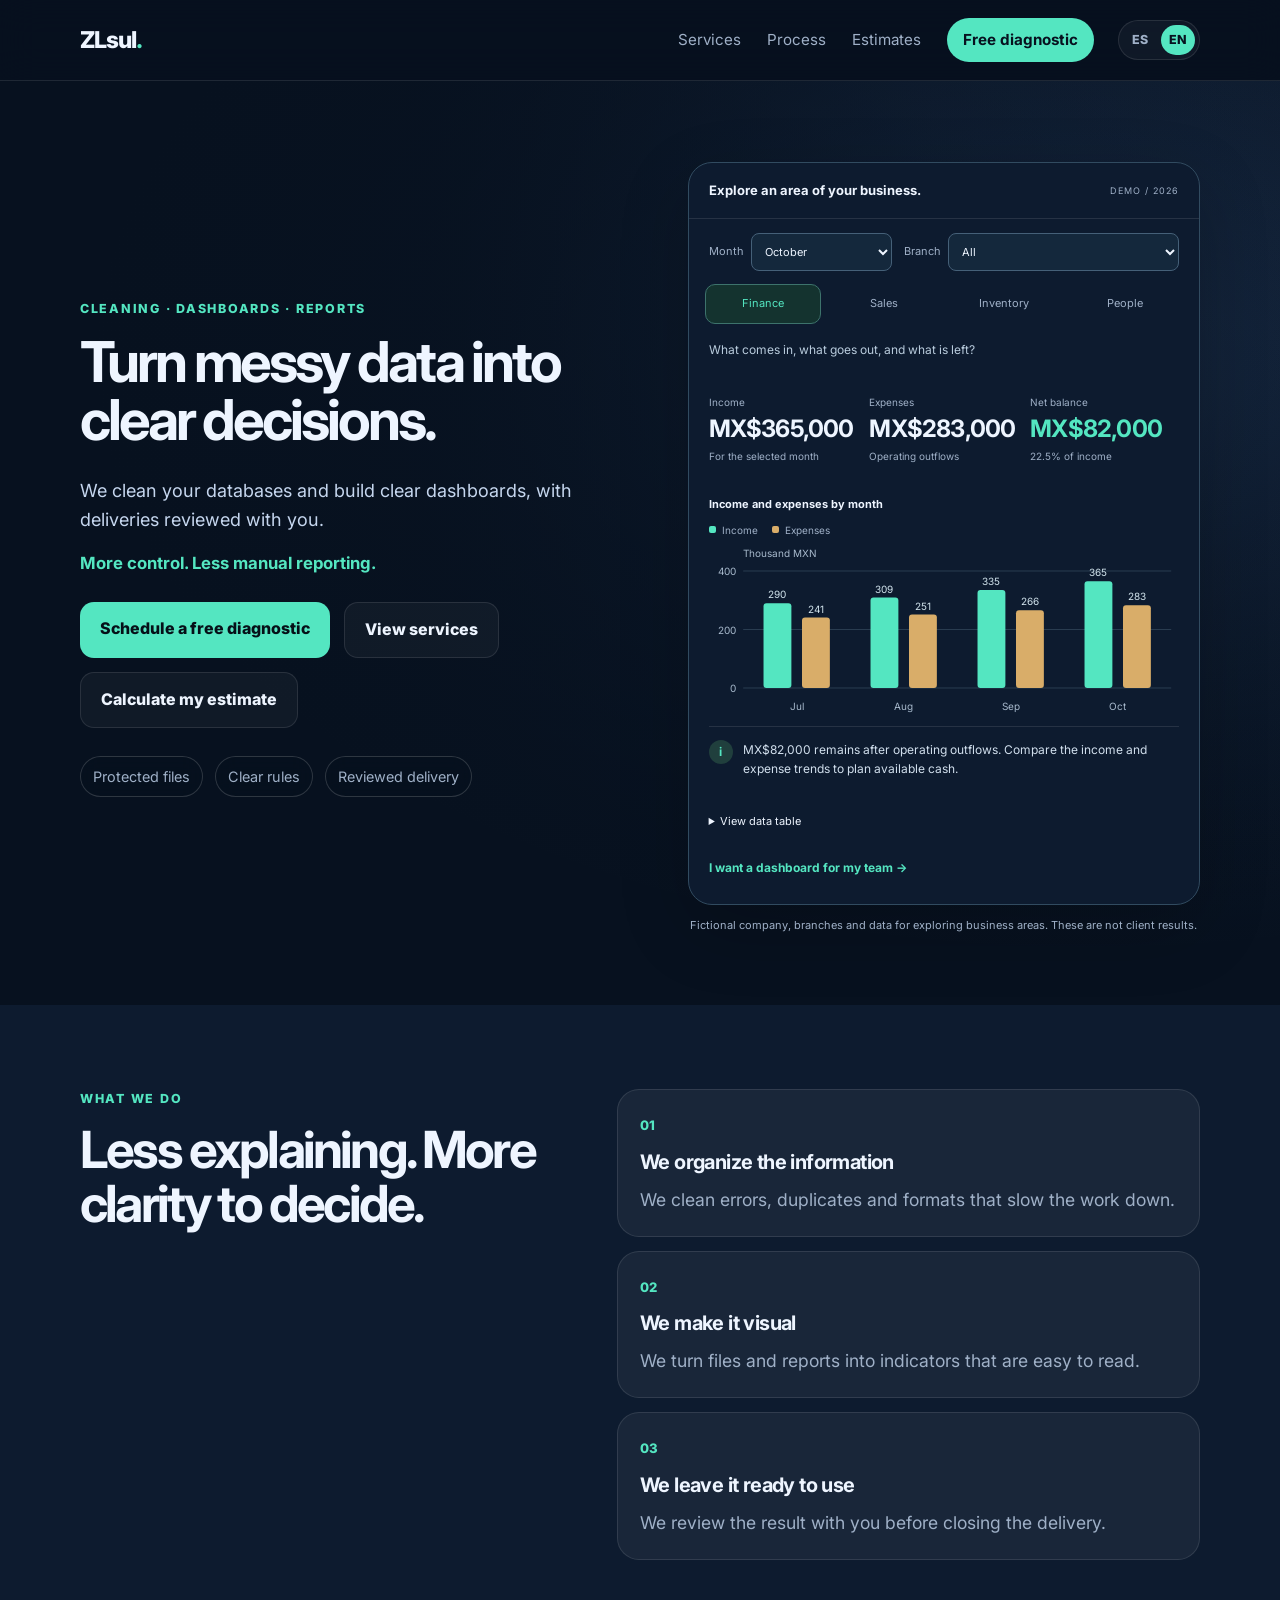
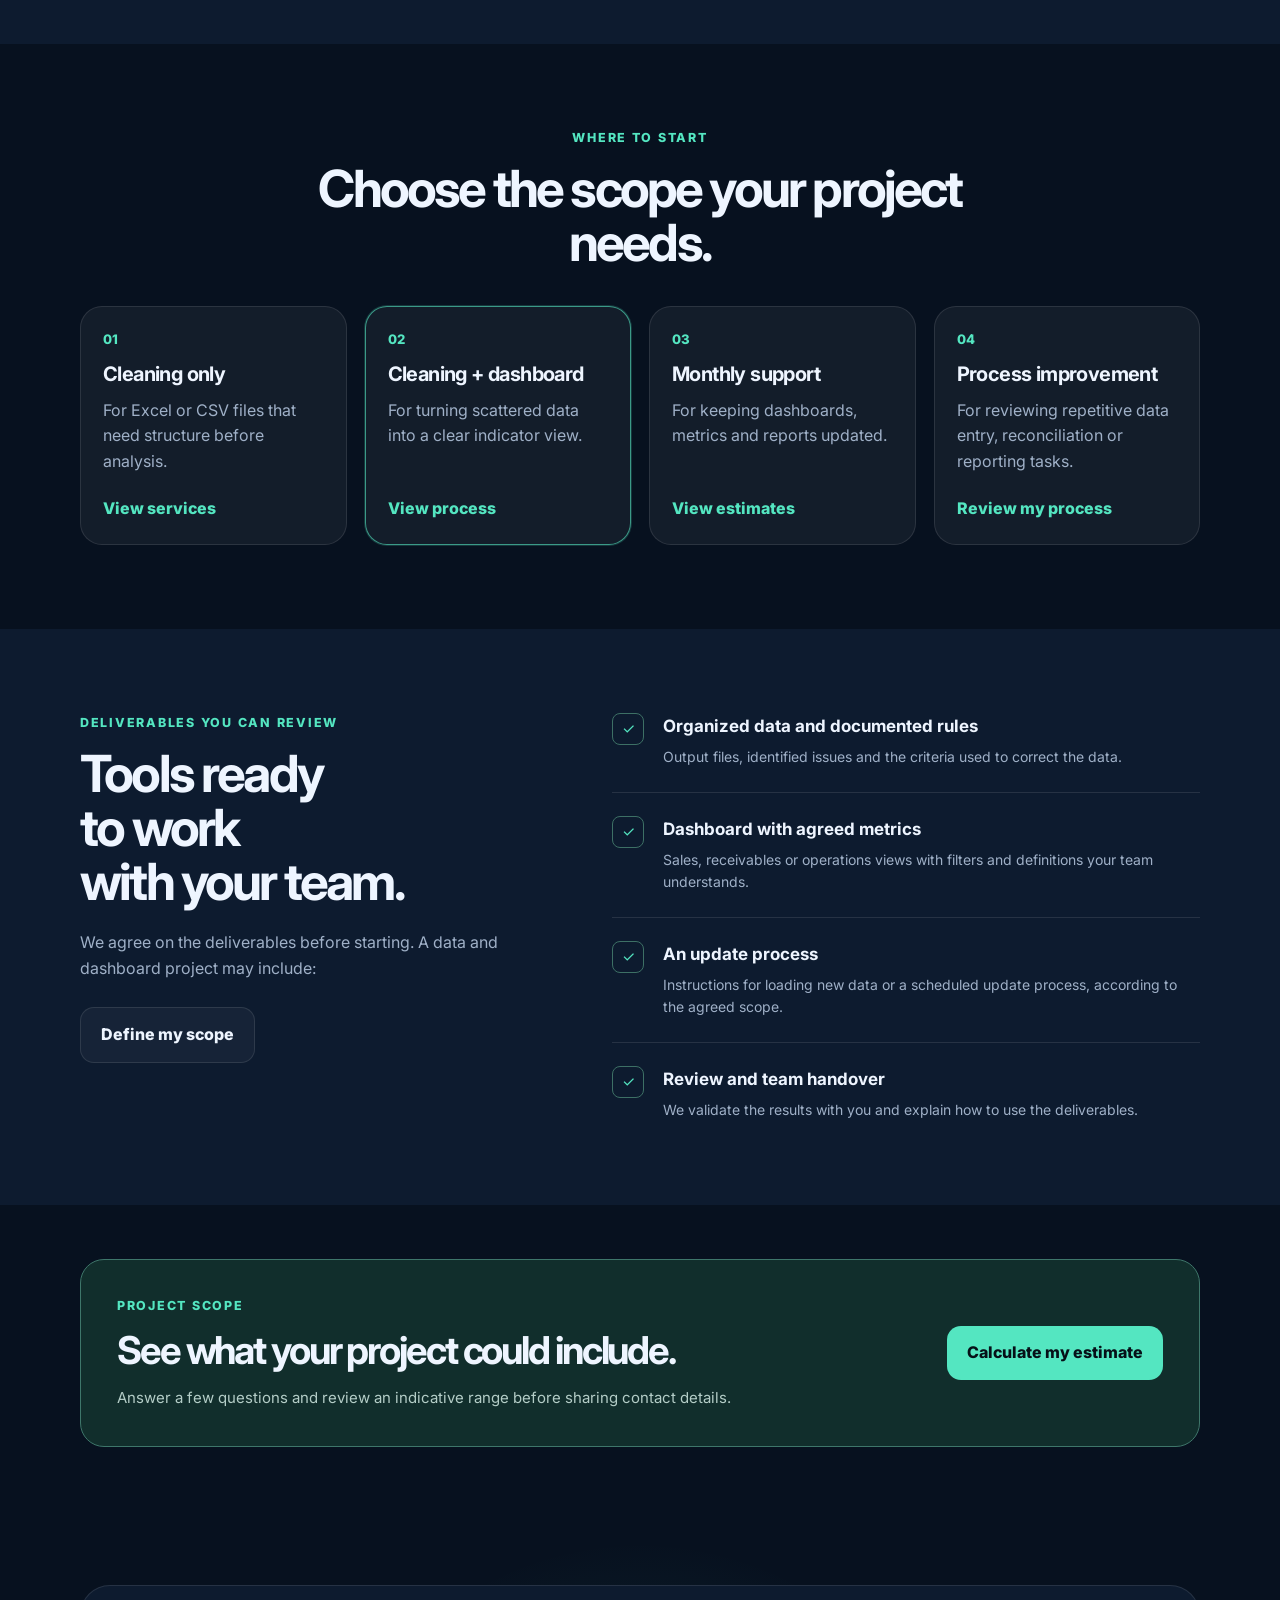
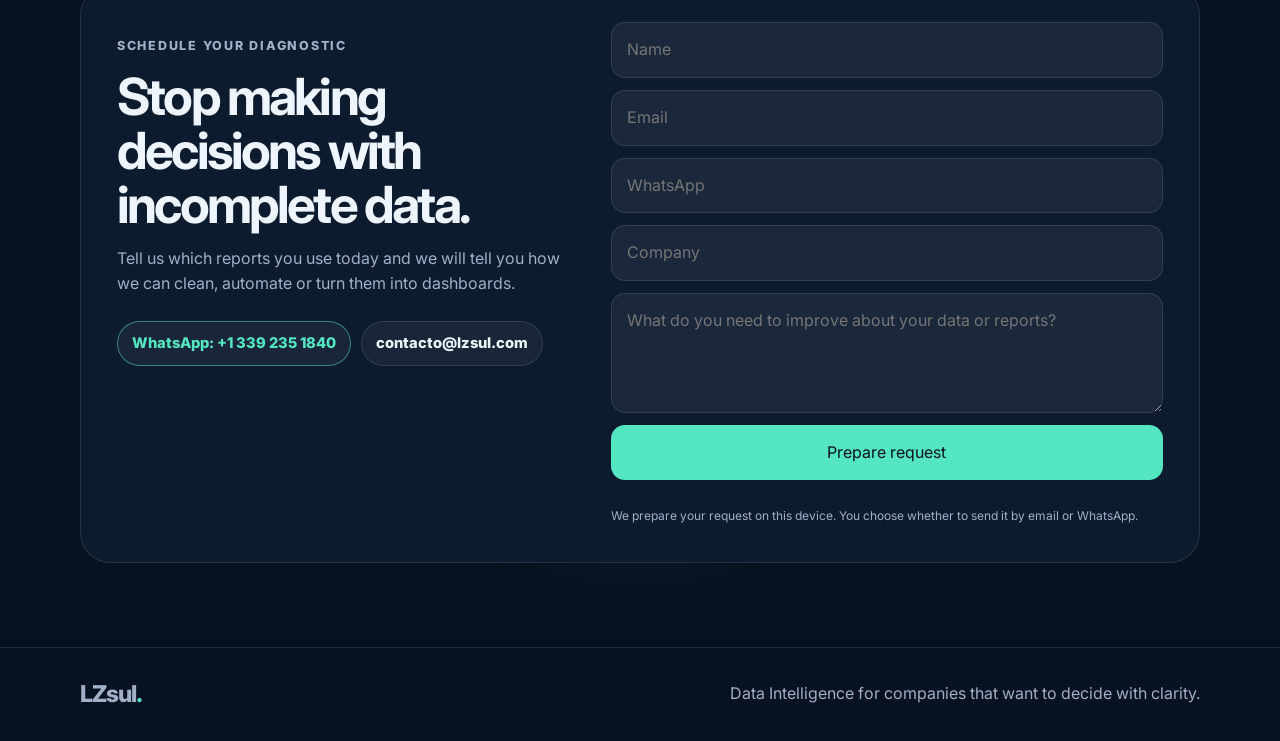
<file: index-en.html>
<!DOCTYPE html>
<html lang="en">
<head>
  <meta charset="UTF-8" />
  <meta name="viewport" content="width=device-width, initial-scale=1.0" />
  <title>LZsul Data Intelligence</title>
    <style>:root {
  --bg: #07111f;
  --bg-soft: #0d1b2f;
  --card: #10223a;
  --text: #eef5ff;
  --muted: #9fb0c7;
  --accent: #54e6c1;
  --accent-2: #6aa8ff;
  --line: rgba(255,255,255,.1);
  --white: #ffffff;
}

* { box-sizing: border-box; margin: 0; padding: 0; }
html { scroll-behavior: smooth; }
body {
  font-family: 'Inter', sans-serif;
  background: var(--bg);
  color: var(--text);
  line-height: 1.6;
  overflow-x: hidden;
}

a { color: inherit; text-decoration: none; }
.container { width: min(1120px, 92%); margin: 0 auto; }

.navbar {
  position: sticky;
  top: 0;
  z-index: 100;
  background: rgba(7,17,31,.82);
  backdrop-filter: blur(18px);
  border-bottom: 1px solid var(--line);
}
.nav-content { display: flex; justify-content: space-between; align-items: center; gap: 24px; padding: 18px 0; }
.logo { font-weight: 800; font-size: 1.45rem; letter-spacing: -.04em; }
.logo span { color: var(--accent); }
nav { display: flex; gap: 26px; align-items: center; color: var(--muted); font-size: .95rem; margin-left: auto; }
nav a.active { color: var(--accent); font-weight: 800; }
.nav-cta { color: var(--bg); background: var(--accent); padding: 10px 16px; border-radius: 999px; font-weight: 700; }
.language-switch {
  display: inline-flex;
  align-items: center;
  gap: 4px;
  border: 1px solid var(--line);
  border-radius: 999px;
  padding: 4px;
  background: rgba(255,255,255,.04);
}
.language-switch a {
  display: inline-flex;
  align-items: center;
  justify-content: center;
  min-width: 34px;
  min-height: 30px;
  border-radius: 999px;
  color: var(--muted);
  font-size: .78rem;
  font-weight: 800;
}
.language-switch a.active {
  background: var(--accent);
  color: var(--bg);
}

.hero {
  min-height: min(690px, calc(100svh - 82px));
  padding: clamp(72px, 9vh, 108px) 0 clamp(58px, 8vh, 92px);
  display: flex;
  align-items: center;
  background:
    linear-gradient(90deg, rgba(7,17,31,.98) 0%, rgba(7,17,31,.88) 34%, rgba(7,17,31,.34) 72%, rgba(7,17,31,.12) 100%),
    linear-gradient(180deg, rgba(7,17,31,.18), rgba(7,17,31,.62)),
    radial-gradient(ellipse at 85% 30%, rgba(106,168,255,.22), transparent 65%);
  background-size: cover;
  background-position: center right;
}
.hero-grid { display: grid; grid-template-columns: minmax(0, 680px); gap: 0; align-items: center; }
.hero-copy { max-width: 680px; }
.eyebrow { color: var(--accent); font-weight: 800; text-transform: uppercase; font-size: .78rem; letter-spacing: .14em; margin-bottom: 14px; }
h1 { font-size: clamp(2.6rem, 6vw, 5rem); line-height: .98; letter-spacing: -.07em; max-width: 780px; }
h2 { font-size: clamp(2rem, 4vw, 3.2rem); line-height: 1.05; letter-spacing: -.055em; }
h3 { font-size: 1.25rem; letter-spacing: -.03em; }
.hero-text { color: #c5d6ee; font-size: 1.13rem; margin: 26px 0 34px; max-width: 640px; }
.hero-actions { display: flex; gap: 14px; flex-wrap: wrap; }
.btn { padding: 14px 20px; border-radius: 14px; font-weight: 800; display: inline-flex; }
.primary { background: var(--accent); color: #061018; }
.secondary { border: 1px solid var(--line); color: var(--text); background: rgba(255,255,255,.04); }
.trust-row { display: flex; gap: 12px; flex-wrap: wrap; margin-top: 28px; color: var(--muted); font-size: .9rem; }
.trust-row span { border: 1px solid rgba(255,255,255,.16); border-radius: 999px; padding: 8px 12px; background: rgba(7,17,31,.54); backdrop-filter: blur(10px); }

section { padding: 84px 0; }
.split { display: grid; grid-template-columns: .9fr 1.1fr; gap: 60px; align-items: start; }
.split p:last-child { color: var(--muted); font-size: 1.1rem; }
.problem, .process, .home-summary { background: var(--bg-soft); }
.data-safety { background: var(--bg); }
.section-heading { max-width: 760px; margin-bottom: 36px; }
.center { text-align: center; margin-left: auto; margin-right: auto; }
.service-grid { display: grid; grid-template-columns: repeat(4, 1fr); gap: 18px; }
.service-card, .step, .price-card { background: var(--card); border: 1px solid var(--line); border-radius: 24px; padding: 24px; }
.service-card.featured, .price-card.popular { border-color: rgba(84,230,193,.62); box-shadow: 0 0 0 1px rgba(84,230,193,.18); }
.service-card p, .step p, .price-card p { color: var(--muted); margin: 12px 0; }
ul { list-style: none; display: grid; gap: 8px; margin-top: 18px; color: var(--muted); }
li::before { content: '✓'; color: var(--accent); margin-right: 8px; font-weight: 800; }
.pill-grid { display: flex; flex-wrap: wrap; justify-content: center; gap: 12px; }
.pill-grid span { background: rgba(255,255,255,.06); border: 1px solid var(--line); border-radius: 999px; padding: 12px 16px; color: var(--muted); }
.steps { display: grid; grid-template-columns: repeat(4, 1fr); gap: 18px; }
.step span { color: var(--accent); font-weight: 800; }
.price-grid { display: grid; grid-template-columns: repeat(auto-fit, minmax(210px, 1fr)); gap: 18px; }
.price-card { position: relative; }
.price-card strong { display: block; font-size: 1.8rem; margin: 18px 0 2px; letter-spacing: -.04em; }
.price-card span { color: var(--muted); }
.badge { position: absolute; top: -13px; right: 20px; background: var(--accent); color: var(--bg); padding: 6px 10px; border-radius: 999px; font-size: .75rem; font-weight: 800; }
.pricing-method {
  margin-top: 56px;
  padding-top: 46px;
  border-top: 1px solid var(--line);
}
.method-grid {
  display: grid;
  grid-template-columns: repeat(5, 1fr);
  gap: 14px;
}
.method-grid article {
  background: rgba(255,255,255,.05);
  border: 1px solid var(--line);
  border-radius: 20px;
  padding: 20px;
}
.method-grid p {
  color: var(--muted);
  margin-top: 10px;
  font-size: .94rem;
}
.summary-list { display: grid; gap: 14px; }
.summary-list article,
.path-card {
  background: rgba(255,255,255,.05);
  border: 1px solid var(--line);
  border-radius: 22px;
  padding: 22px;
}
.summary-list span,
.path-card span {
  color: var(--accent);
  font-size: .82rem;
  font-weight: 800;
}
.summary-list h3,
.path-card h3 { margin-top: 8px; }
.summary-list p,
.path-card p {
  color: var(--muted);
  margin-top: 8px;
}
.path-grid {
  display: grid;
  grid-template-columns: repeat(3, 1fr);
  gap: 18px;
}
.path-card {
  min-height: 230px;
  display: flex;
  flex-direction: column;
}
.path-card.featured {
  border-color: rgba(84,230,193,.62);
  box-shadow: 0 0 0 1px rgba(84,230,193,.18);
}
.path-card a {
  color: var(--accent);
  font-weight: 800;
  margin-top: auto;
}
.cta { background: radial-gradient(circle at center, rgba(84,230,193,.13), transparent 45%); }
.cta-box { display: grid; grid-template-columns: .9fr 1.1fr; gap: 42px; background: var(--bg-soft); border: 1px solid var(--line); border-radius: 30px; padding: 36px; }
.cta-box p { color: var(--muted); margin-top: 14px; }
.contact-form { display: grid; gap: 12px; }
.direct-contact { display: flex; flex-wrap: wrap; gap: 10px; margin-top: 24px; }
.direct-contact a {
  display: inline-flex;
  align-items: center;
  min-height: 44px;
  border: 1px solid var(--line);
  border-radius: 999px;
  padding: 10px 14px;
  color: var(--text);
  background: rgba(255,255,255,.05);
  font-size: .92rem;
  font-weight: 800;
}
.direct-contact a:first-child {
  border-color: rgba(84,230,193,.5);
  color: var(--accent);
}
input, textarea { width: 100%; border: 1px solid var(--line); background: rgba(255,255,255,.06); color: var(--white); padding: 14px 15px; border-radius: 14px; font-family: inherit; }
textarea { min-height: 120px; resize: vertical; }
button { border: none; background: var(--accent); color: var(--bg); padding: 15px; border-radius: 14px; font-weight: 800; cursor: pointer; }
footer { border-top: 1px solid var(--line); padding: 28px 0; }
.footer-content { display: flex; justify-content: space-between; align-items: center; color: var(--muted); }

.section-actions { margin-top: 28px; display: flex; justify-content: flex-start; }
.section-actions.center { justify-content: center; }
.compact-grid { grid-template-columns: repeat(3, 1fr); }

.page-hero {
  padding: 96px 0 72px;
  background:
    radial-gradient(circle at top right, rgba(84,230,193,.2), transparent 36%),
    radial-gradient(circle at bottom left, rgba(106,168,255,.14), transparent 34%);
}
.page-intro { max-width: 860px; }
.page-intro h1 { margin-bottom: 24px; }
.page-intro > p:not(.eyebrow) { color: var(--muted); font-size: 1.16rem; max-width: 760px; margin-bottom: 32px; }

.detail-grid { display: grid; grid-template-columns: repeat(2, 1fr); gap: 18px; }
.detail-card {
  background: var(--card);
  border: 1px solid var(--line);
  border-radius: 24px;
  padding: 28px;
}
.detail-card.featured {
  border-color: rgba(84,230,193,.62);
  box-shadow: 0 0 0 1px rgba(84,230,193,.18);
}
.detail-card p { color: var(--muted); margin-top: 12px; }
.detail-number {
  display: inline-block;
  color: var(--accent);
  font-weight: 800;
  margin-bottom: 18px;
}
.stack-list { display: grid; gap: 14px; }
.stack-list p {
  background: rgba(255,255,255,.05);
  border: 1px solid var(--line);
  border-radius: 18px;
  color: var(--muted);
  padding: 18px;
}

.timeline { display: grid; gap: 18px; }
.timeline-step {
  display: grid;
  grid-template-columns: 90px 1fr;
  gap: 24px;
  align-items: start;
  background: var(--card);
  border: 1px solid var(--line);
  border-radius: 24px;
  padding: 26px;
}
.timeline-step span {
  color: var(--accent);
  font-size: 1.4rem;
  font-weight: 800;
}
.route-label {
  display: inline-flex;
  width: fit-content;
  color: var(--bg);
  background: var(--accent);
  border-radius: 999px;
  padding: 5px 10px;
  font-size: .76rem;
  font-weight: 800;
  margin-bottom: 10px;
}
.timeline-step p { color: var(--muted); margin-top: 10px; }

.comparison-grid { display: grid; grid-template-columns: repeat(3, 1fr); gap: 18px; }
.comparison-grid article {
  background: rgba(255,255,255,.05);
  border: 1px solid var(--line);
  border-radius: 24px;
  padding: 24px;
}
.comparison-grid p { color: var(--muted); margin-top: 12px; }

.safety-grid { display: grid; gap: 14px; }
.safety-grid article {
  background: rgba(255,255,255,.05);
  border: 1px solid var(--line);
  border-radius: 20px;
  padding: 20px;
}
.safety-grid span {
  color: var(--accent);
  font-size: .82rem;
  font-weight: 800;
}
.safety-grid h3 { margin-top: 8px; }
.safety-grid p { color: var(--muted); margin-top: 8px; }

@media (max-width: 900px) {
  .nav-content { flex-wrap: wrap; gap: 12px; padding: 14px 0; }
  .logo { order: 1; }
  .language-switch { order: 2; margin-left: auto; }
  nav {
    order: 3;
    width: 100%;
    display: grid;
    grid-template-columns: repeat(4, minmax(0, 1fr));
    gap: 8px;
    font-size: .86rem;
  }
  nav a {
    display: flex;
    align-items: center;
    justify-content: center;
    min-height: 38px;
    padding: 8px 10px;
    border: 1px solid var(--line);
    border-radius: 999px;
    background: rgba(255,255,255,.04);
    text-align: center;
  }
  .nav-cta { border-color: transparent; }
  .hero-grid, .split, .cta-box { grid-template-columns: 1fr; }
  .service-grid, .steps, .price-grid, .detail-grid, .comparison-grid, .method-grid, .path-grid { grid-template-columns: repeat(2, 1fr); }
}
@media (max-width: 620px) {
  .container { width: calc(100% - 32px); }
  nav { grid-template-columns: repeat(2, minmax(0, 1fr)); }
  nav a { min-width: 0; }
  .service-grid, .steps, .price-grid, .detail-grid, .comparison-grid, .method-grid, .path-grid { grid-template-columns: 1fr; }
  .footer-content { flex-direction: column; gap: 10px; text-align: center; }
  .timeline-step { grid-template-columns: 1fr; gap: 10px; }
  .hero {
    min-height: auto;
    padding: 58px 0 48px;
    background:
      linear-gradient(180deg, rgba(7,17,31,.86) 0%, rgba(7,17,31,.96) 58%, rgba(7,17,31,.98) 100%),
      radial-gradient(ellipse at 85% 30%, rgba(106,168,255,.22), transparent 65%);
    background-size: auto 100%, cover;
    background-position: center, 62% center;
  }
  .hero-grid { gap: 42px; }
  .eyebrow { font-size: .72rem; letter-spacing: .1em; overflow-wrap: anywhere; }
  h1 { font-size: 2.55rem; letter-spacing: -.055em; }
  .hero-text { font-size: 1.03rem; margin: 22px 0 28px; }
  .btn { width: 100%; justify-content: center; text-align: center; }
}

.dash-filter{padding:14px 22px 0;display:flex;align-items:center;justify-content:space-between;gap:12px;font-size:11px;color:var(--muted)}
.dash-filter label{display:flex;align-items:center;gap:8px}.dash-filter select{background:#14283c;color:var(--text);border:1px solid #456078;border-radius:8px;padding:7px 9px;min-height:40px;font-size:12px;max-width:190px}
.demo-status{font-size:10px;color:var(--accent);border:1px solid #3d736c;border-radius:999px;padding:4px 8px;white-space:nowrap}.demo-status[data-tone=attention]{color:#f4c77c;border-color:#79633f;background:#312a20}
.demo-legend{font-size:10px;color:var(--muted);display:flex;gap:15px;align-items:center;margin:14px 0 0}.demo-legend span{display:inline-flex;align-items:center;gap:6px}.demo-legend .actual::before{content:'';height:7px;width:7px;border-radius:2px;background:var(--accent)}.demo-legend .target::before{content:'';width:16px;border-top:2px dashed #f4c77c}
.dash-body .chart{margin-top:8px}.demo-details{margin-top:14px;font-size:11px;color:var(--muted)}.demo-details summary{cursor:pointer;min-height:40px;display:list-item;align-content:center;color:var(--text)}.demo-details table{border-collapse:collapse;width:100%;font-variant-numeric:tabular-nums;margin-bottom:12px}.demo-details th,.demo-details td{padding:7px 4px;border-bottom:1px solid var(--line);text-align:right}.demo-details th:first-child,.demo-details td:first-child{text-align:left}.demo-details caption{text-align:left;margin-bottom:8px}.demo-cta{display:inline-flex;align-items:center;min-height:40px;color:var(--accent);font-size:12px;font-weight:700;margin-top:6px}
@media(max-width:540px){.dash-filter{padding-left:16px;padding-right:16px}.dash-filter label{gap:6px}.dash-top{flex-wrap:wrap}.dash-filter select{max-width:134px}.demo-status{font-size:9px;padding:4px 6px}}

.dashboard .dash-top{padding:17px 20px}.dashboard .dash-top b{font-size:13px}.dashboard .dash-top span{font-size:9px}
.dashboard .dash-filter{display:grid;grid-template-columns:.8fr 1.2fr;gap:12px;padding:14px 20px 0}.dash-control{min-width:0;display:flex;align-items:center;gap:7px}.dash-control label{flex:none;font-size:11px}.dash-control select{min-width:0;max-width:none;width:100%;font-size:11px;min-height:38px}
.dashboard .dash-tabs{display:grid;grid-template-columns:repeat(4,minmax(0,1fr));gap:4px;padding:13px 16px 0}.dashboard .dash-tabs button{padding:7px 4px;min-height:40px;border-radius:10px;font-size:11px;cursor:pointer}
.demo-question{font-size:12px;line-height:1.5;color:#b9ccdd;margin-bottom:17px;min-height:36px}.dashboard .dash-body{padding:17px 20px 16px}.dashboard .dash-stats{grid-template-columns:repeat(3,minmax(0,1fr));gap:12px}.dashboard .dash-label{font-size:10px}.dashboard .dash-value{font-size:24px;letter-spacing:-.8px;margin:5px 0;overflow-wrap:anywhere}.dashboard .dash-note{font-size:10px;line-height:1.5;min-height:30px;color:var(--muted)}.dash-stat{min-width:0}.dash-stat:last-child .dash-value{color:var(--accent)}
.demo-chart-heading{font-size:11px;font-weight:700;margin-top:17px}.dashboard .demo-legend{margin-top:8px;gap:14px}.demo-legend .compare::before{content:'';width:7px;height:7px;border-radius:2px;background:#d9ad69}.dashboard .chart{height:180px;margin-top:8px}.demo-table-wrap{overflow-x:auto}.demo-details th,.demo-details td{font-size:10px}.dashboard .dash-bottom{min-height:62px}
@media(max-width:540px){.dashboard .dash-top{padding:16px}.dashboard .dash-filter{padding-left:16px;padding-right:16px;grid-template-columns:1fr 1.25fr;gap:10px}.dash-control{display:block}.dash-control label{display:block;margin-bottom:4px}.dashboard .dash-body{padding:16px}.dashboard .dash-tabs{padding-left:12px;padding-right:12px}.dashboard .dash-tabs button{font-size:10px}.dashboard .dash-stats{grid-template-columns:repeat(2,minmax(0,1fr))}.dash-stat:last-child{grid-column:1/-1;display:grid;grid-template-columns:1fr auto;align-items:center;border-top:1px solid var(--line);padding-top:9px}.dash-stat:last-child .dash-value{grid-column:2;grid-row:1/3;margin-left:12px}.dash-stat:last-child .dash-label,.dash-stat:last-child .dash-note{grid-column:1}.dash-stat:last-child .dash-note{min-height:0}.dashboard .dash-bottom{min-height:0}}
</style>
  <style>/* New components use the existing site palette and typography. */
[hidden]{display:none!important}
html{scroll-padding-top:115px}
button,input,select,textarea{font:inherit}
a:focus-visible,button:focus-visible,input:focus-visible,select:focus-visible,textarea:focus-visible{outline:3px solid var(--accent-2);outline-offset:4px}
.skip-link{position:absolute;left:16px;top:-100px;z-index:200;background:var(--accent);color:var(--bg);padding:12px;border-radius:8px}
.skip-link:focus{top:8px}
.page-index .hero-grid{grid-template-columns:minmax(0,1.1fr) minmax(0,1fr);gap:44px}
.page-index .hero h1{font-size:clamp(2.6rem,4.4vw,4rem);line-height:1.04;letter-spacing:-.055em}
.page-index .hero-text{margin-bottom:16px}
.hero-outcome{color:var(--accent);font-weight:700;margin-bottom:26px;font-size:1.05rem}
.hero-demo{min-width:0}
.dashboard{padding:0;border:1px solid #314b60;border-radius:24px;background:var(--bg-soft);overflow:hidden;box-shadow:0 24px 70px rgba(0,0,0,.2)}
.dash-top{padding:19px 22px 15px;display:flex;justify-content:space-between;align-items:center;gap:14px;border-bottom:1px solid var(--line)}
.dash-top b{font-size:14px}.dash-top span{font-size:10px;letter-spacing:1px;color:var(--muted);white-space:nowrap}
.dash-tabs{display:flex;gap:6px;padding:15px 20px 0}
.dash-tabs button{background:transparent;border:1px solid transparent;border-radius:999px;color:var(--muted);font-size:12px;padding:6px 13px;min-height:36px}
.dash-tabs button[aria-selected=true]{color:var(--accent);border-color:#3d736c;background:#14332f}
.dash-body{padding:21px 22px 18px}.dash-stats{display:grid;grid-template-columns:1.2fr 1fr;gap:20px}
.dash-label{font-size:12px;color:var(--muted)}.dash-value{font-size:32px;letter-spacing:-1.5px;font-weight:700;line-height:1.2;margin:6px 0}.dash-value.small{font-size:27px}.dash-note{font-size:11px;color:var(--accent)}
.chart{height:163px;margin-top:17px}.chart svg{width:100%;height:100%;display:block;overflow:visible}
.dash-bottom{padding-top:13px;border-top:1px solid var(--line);display:flex;align-items:flex-start;gap:10px;color:#d1dfed;font-size:12px}
.dash-bottom i{display:inline-flex;flex:none;width:24px;height:24px;border-radius:50%;align-items:center;justify-content:center;background:#203f3d;color:var(--accent);font-style:normal;font-weight:700}
.demo-caption{font-size:11px;color:var(--muted);margin-top:12px;text-align:center;line-height:1.5}
.page-index .path-grid{grid-template-columns:repeat(4,minmax(0,1fr))}.path-card p{margin-bottom:22px}
.deliver{background:var(--bg-soft)}.deliver-grid{display:grid;grid-template-columns:.88fr 1.12fr;gap:70px;align-items:start}.deliver-copy>p:not(.eyebrow){color:var(--muted);margin:22px 0 26px}
.deliver-list{list-style:none;padding:0;margin:0;gap:0}.deliver-list li{display:grid;grid-template-columns:36px 1fr;gap:15px;padding:23px 0;border-bottom:1px solid var(--line)}.deliver-list li::before{content:none}.deliver-list li:first-child{padding-top:0}.deliver-list li:last-child{border:0;padding-bottom:0}.check{border:1px solid #3d7065;border-radius:8px;display:flex;align-items:center;justify-content:center;width:32px;height:32px;color:var(--accent);font-size:15px}.deliver-list b{font-size:17px;color:var(--text)}.deliver-list p{font-size:14px;color:var(--muted);margin-top:6px}
.budget-bridge{padding:54px 0}.budget-banner{display:grid;grid-template-columns:1fr auto;gap:30px;align-items:center;padding:36px;border:1px solid #3e766a;border-radius:24px;background:#112e2c}.budget-banner h2{font-size:clamp(1.9rem,3vw,2.5rem);max-width:650px}.budget-banner p:not(.eyebrow){margin-top:16px;color:#b4cdc7;font-size:15px}
.service-link{display:inline-flex;align-items:center;min-height:44px;color:var(--accent);font-weight:700;margin-top:22px;font-size:.94rem}
.scope-note{color:var(--muted);border-left:3px solid var(--accent);padding:0 0 0 20px;margin-bottom:32px;max-width:780px}
.budget-section{padding-top:54px;padding-bottom:54px;background:var(--bg-soft)}.section-description{margin-top:20px;color:var(--muted)}.price-card{display:flex;flex-direction:column}.price-card .service-link{margin-top:auto;padding-top:24px}.price-card ul{margin-bottom:16px}.page-planes .pricing{padding-top:54px}
.contact-note{color:var(--muted);font-size:12px;line-height:1.6}.contact-result{border-top:1px solid var(--line);padding-top:20px}.contact-result pre{white-space:pre-wrap;overflow-wrap:anywhere;background:var(--bg);color:var(--text);padding:18px;border:1px solid var(--line);border-radius:14px;font:14px/1.6 Inter,Arial,sans-serif;margin:18px 0}.contact-actions{display:flex;gap:10px;flex-wrap:wrap}.contact-actions .btn{font-size:13px;min-height:44px;padding:12px 16px}
@media(max-width:1100px){.page-index .hero-grid{gap:28px}.dash-value{font-size:28px}.dash-value.small{font-size:24px}.page-index .path-grid{grid-template-columns:repeat(2,minmax(0,1fr))}}
@media(max-width:900px){html{scroll-padding-top:155px}.page-index .hero-grid{grid-template-columns:1fr;gap:38px}.hero-demo{max-width:640px;width:100%}.deliver-grid{grid-template-columns:1fr;gap:36px}.budget-banner{grid-template-columns:1fr}.budget-banner .btn{justify-self:start}.split{gap:34px}}
@media(max-width:620px){html{scroll-padding-top:190px}section{padding:54px 0}.page-index .path-grid{grid-template-columns:1fr}.page-index .hero h1{font-size:2.55rem}.dash-top{padding:16px;flex-wrap:wrap;gap:6px}.dash-body{padding:18px 14px}.dash-tabs{padding-inline:14px;gap:3px}.dash-tabs button{padding:7px 10px}.dash-stats{gap:12px}.dash-value{font-size:29px}.dash-value.small{font-size:24px}.budget-banner{padding:26px}.cta-box{padding:24px;gap:28px}.page-hero{padding:60px 0 48px}.detail-card h2,.timeline-step h2{font-size:1.9rem}.contact-actions .btn{flex:1;white-space:normal}}
@media(prefers-reduced-motion:reduce){html{scroll-behavior:auto}}
</style>
  <link rel="preconnect" href="https://fonts.googleapis.com">
  <link rel="preconnect" href="https://fonts.gstatic.com" crossorigin>
  <link href="https://fonts.googleapis.com/css2?family=Inter:wght@400;500;600;700;800&display=swap" rel="stylesheet">
</head>
<body class="page-index">
  <a class="skip-link" href="#contenido">Skip to content</a>
  <header class="navbar">
    <div class="container nav-content">
      <a href="index-en.html" class="logo">ZLsul<span>.</span></a>
      <nav aria-label="Main navigation">
        <a href="servicios-en.html">Services</a>
        <a href="proceso-en.html">Process</a>
        <a href="planes-en.html">Estimates</a>
        <a href="#contacto" class="nav-cta">Free diagnostic</a>
      </nav>
      <div class="language-switch" aria-label="Language selector">
        <a href="index.html">ES</a>
        <a href="index-en.html" class="active">EN</a>
      </div>
    </div>
  </header>

  <main id="contenido">
    <section class="hero">
      <div class="container hero-grid">
        <div class="hero-copy">
          <p class="eyebrow">Cleaning · Dashboards · Reports</p>
          <h1>Turn messy data into clear decisions.</h1>
          <p class="hero-text">
            We clean your databases and build clear dashboards, with deliveries reviewed with you.
          </p>
          <p class="hero-outcome">More control. Less manual reporting.</p>
          <div class="hero-actions">
            <a href="#contacto" class="btn primary">Schedule a free diagnostic</a>
            <a href="servicios-en.html" class="btn secondary">View services</a>
            <a href="planes-en.html#cotizador" class="btn secondary">Calculate my estimate</a>
          </div>
          <div class="trust-row">
            <span>Protected files</span>
            <span>Clear rules</span>
            <span>Reviewed delivery</span>
          </div>
        </div>
        <div class="hero-demo">
 <section class="dashboard" id="ejemplos" aria-label="Business-area dashboard demo">
  <div class="dash-top"><b>Explore an area of your business.</b><span>DEMO / 2026</span></div>
  <div class="dash-filter">
   <div class="dash-control"><label for="demo-period">Month</label><select id="demo-period"><option value="0">July</option><option value="1">August</option><option value="2">September</option><option value="3" selected>October</option></select></div>
   <div class="dash-control"><label for="demo-branch">Branch</label><select id="demo-branch"><option value="all">All</option><option value="0">Central</option><option value="1">North</option></select></div>
  </div>
  <div class="dash-tabs" role="tablist" aria-label="Business areas"><button id="tab-finance" role="tab" aria-selected="true" aria-controls="demo-panel" data-area="finance">Finance</button><button id="tab-sales" role="tab" aria-selected="false" aria-controls="demo-panel" data-area="sales" tabindex="-1">Sales</button><button id="tab-inventory" role="tab" aria-selected="false" aria-controls="demo-panel" data-area="inventory" tabindex="-1">Inventory</button><button id="tab-people" role="tab" aria-selected="false" aria-controls="demo-panel" data-area="people" tabindex="-1">People</button></div>
  <div class="dash-body" id="demo-panel" role="tabpanel" aria-labelledby="tab-finance">
   <p class="demo-question" id="demo-question">What comes in, what goes out, and what is left?</p>
   <div class="dash-stats" aria-live="polite"><div class="dash-stat"><p class="dash-label" id="demo-label-0">Income</p><p class="dash-value" id="demo-value-0">$365,000</p><p class="dash-note" id="demo-note-0">For the selected month</p></div><div class="dash-stat"><p class="dash-label" id="demo-label-1">Expenses</p><p class="dash-value" id="demo-value-1">$283,000</p><p class="dash-note" id="demo-note-1">Operating outflows</p></div><div class="dash-stat"><p class="dash-label" id="demo-label-2">Net balance</p><p class="dash-value" id="demo-value-2">$82,000</p><p class="dash-note" id="demo-note-2">22.5% of income</p></div></div>
   <p class="demo-chart-heading" id="demo-chart-heading">Income and expenses by month</p>
   <div class="demo-legend" aria-label="Chart legend"><span class="actual" id="demo-series">Income</span><span class="compare" id="demo-compare-label">Expenses</span></div>
   <div class="chart" id="demo-chart"></div>
   <div class="dash-bottom"><i aria-hidden="true">i</i><span id="demo-insight" aria-live="polite">Compare inflows and outflows to plan available cash.</span></div>
   <details class="demo-details"><summary>View data table</summary><div class="demo-table-wrap"><table><caption id="demo-table-caption"></caption><thead id="demo-table-head"></thead><tbody id="demo-table-body"></tbody></table></div></details>
   <a class="demo-cta" href="planes-en.html?servicio=control#cotizador">I want a dashboard for my team →</a>
  </div>
 </section>
 <p class="demo-caption">Fictional company, branches and data for exploring business areas. These are not client results.</p>
</div>
      </div>
    </section>

    <section class="home-summary">
      <div class="container split">
        <div>
          <p class="eyebrow">What we do</p>
          <h2>Less explaining. More clarity to decide.</h2>
        </div>
        <div class="summary-list">
          <article>
            <span>01</span>
            <h3>We organize the information</h3>
            <p>We clean errors, duplicates and formats that slow the work down.</p>
          </article>
          <article>
            <span>02</span>
            <h3>We make it visual</h3>
            <p>We turn files and reports into indicators that are easy to read.</p>
          </article>
          <article>
            <span>03</span>
            <h3>We leave it ready to use</h3>
            <p>We review the result with you before closing the delivery.</p>
          </article>
        </div>
      </div>
    </section>

    <section class="home-paths">
      <div class="container">
        <div class="section-heading center">
          <p class="eyebrow">Where to start</p>
          <h2>Choose the scope your project needs.</h2>
        </div>
        <div class="path-grid">
          <article class="path-card">
            <span>01</span>
            <h3>Cleaning only</h3>
            <p>For Excel or CSV files that need structure before analysis.</p>
            <a href="servicios-en.html">View services</a>
          </article>
          <article class="path-card featured">
            <span>02</span>
            <h3>Cleaning + dashboard</h3>
            <p>For turning scattered data into a clear indicator view.</p>
            <a href="proceso-en.html">View process</a>
          </article>
          <article class="path-card">
            <span>03</span>
            <h3>Monthly support</h3>
            <p>For keeping dashboards, metrics and reports updated.</p>
            <a href="planes-en.html">View estimates</a>
          </article>
        <article class="path-card"><span>04</span><h3>Process improvement</h3><p>For reviewing repetitive data entry, reconciliation or reporting tasks.</p><a href="planes-en.html?servicio=process#cotizador">Review my process</a></article></div>
      </div>
    </section>

    <section id="entregables" class="deliver"><div class="container deliver-grid"><div class="deliver-copy"><p class="eyebrow">Deliverables you can review</p><h2>Tools ready<br>to work<br>with your team.</h2><p>We agree on the deliverables before starting. A data and dashboard project may include:</p><a href="planes-en.html#cotizador" class="btn secondary">Define my scope</a></div><ul class="deliver-list"><li><span class="check" aria-hidden="true">✓</span><div><b>Organized data and documented rules</b><p>Output files, identified issues and the criteria used to correct the data.</p></div></li><li><span class="check" aria-hidden="true">✓</span><div><b>Dashboard with agreed metrics</b><p>Sales, receivables or operations views with filters and definitions your team understands.</p></div></li><li><span class="check" aria-hidden="true">✓</span><div><b>An update process</b><p>Instructions for loading new data or a scheduled update process, according to the agreed scope.</p></div></li><li><span class="check" aria-hidden="true">✓</span><div><b>Review and team handover</b><p>We validate the results with you and explain how to use the deliverables.</p></div></li></ul></div></section><section class="budget-bridge"><div class="container"><div class="budget-banner"><div><p class="eyebrow">Project scope</p><h2>See what your project could include.</h2><p>Answer a few questions and review an indicative range before sharing contact details.</p></div><a class="btn primary" href="planes-en.html#cotizador">Calculate my estimate</a></div></div></section>
    <section id="contacto" class="cta">
      <div class="container cta-box">
        <div>
          <p class="eyebrow">Schedule your diagnostic</p>
          <h2>Stop making decisions with incomplete data.</h2>
          <p>Tell us which reports you use today and we will tell you how we can clean, automate or turn them into dashboards.</p>
        </div>
        <form class="contact-form">
          <input type="text" name="name" placeholder="Name" required aria-label="Name">
          <input type="email" name="email" placeholder="Email" required aria-label="Email">
          <input type="tel" name="phone" placeholder="WhatsApp" aria-label="WhatsApp">
          <input type="text" name="company" placeholder="Company" aria-label="Company">
          <textarea name="message" placeholder="What do you need to improve about your data or reports?" aria-label="What do you need to improve about your data or reports?"></textarea>
          <button type="submit">Prepare request</button>
        </form>
      </div>
    </section>
  </main>

  <footer>
    <div class="container footer-content">
      <a href="index-en.html" class="logo">LZsul<span>.</span></a>
      <p>Data Intelligence for companies that want to decide with clarity.</p>
    </div>
  </footer>

  <script>'use strict';
(()=>{
const $=id=>document.getElementById(id);
const en=document.documentElement.lang==='en';

if($('demo-chart')){
const SAMPLE={
 income:[[165,125],[177,132],[190,145],[207,158]],
 expense:[[132,109],[139,112],[145,121],[154,129]],
 tickets:[[1000,800],[1100,850],[1200,900],[1380,1020]],
 stock:[[[72,95,205,45],[48,77,152,30]],[[64,90,198,40],[42,72,147,25]],[[55,88,195,34],[36,68,141,21]],[[42,85,190,23],[31,62,130,18]]],
 minimum:[[50,60,100,30],[40,50,80,25]],cost:[1200,350,85,190],
 people:[[[16,7,5,3],[12,5,4,2]],[[17,7,5,3],[13,5,4,3]],[[17,8,5,4],[13,6,4,3]],[[18,8,5,4],[14,6,4,3]]],
 vacancies:[[[3,2,0,2],[2,2,0,1]],[[2,2,0,2],[2,2,0,0]],[[3,1,0,1],[2,1,0,0]],[[2,1,0,1],[1,1,0,0]]],
 absence:[[29,20],[26,21],[27,19],[24,18]]
};
const demoMonths=en?['Jul','Aug','Sep','Oct']:['Jul','Ago','Sep','Oct'];
const demoMoney=n=>new Intl.NumberFormat(en?'en-US':'es-MX',{style:'currency',currency:'MXN',maximumFractionDigits:0}).format(n);
const demoNumber=n=>new Intl.NumberFormat(en?'en-US':'es-MX',{maximumFractionDigits:1}).format(n);
const demoPercent=n=>demoNumber(n)+'%';
const sum=a=>a.reduce((total,n)=>total+n,0);
function areaData(key,period,branch){
 const branches=branch==='all'?[0,1]:[Number(branch)];
 const monthly=(data,p)=>sum(branches.map(b=>data[p][b]));
 const categories=data=>data[period][0].map((_,i)=>sum(branches.map(b=>data[period][b][i])));
 const cards=(...items)=>items.map(([label,value,note])=>({label,value,note}));
 if(key==='finance'){
  const income=monthly(SAMPLE.income,period)*1000,expense=monthly(SAMPLE.expense,period)*1000,net=income-expense;
  return {title:en?'Finance':'Finanzas',question:en?'What comes in, what goes out, and what is left?':'¿Qué entra, qué sale y cuánto queda?',cards:cards([en?'Income':'Ingresos',demoMoney(income),en?'For the selected month':'Del mes seleccionado'],[en?'Expenses':'Egresos',demoMoney(expense),en?'Operating outflows':'Salidas de la operación'],[en?'Net balance':'Saldo neto',demoMoney(net),demoPercent(net/income*100)+(en?' of income':' de los ingresos')]),chartTitle:en?'Income and expenses by month':'Ingresos y egresos por mes',labels:demoMonths.slice(0,period+1),values:SAMPLE.income.slice(0,period+1).map((_,p)=>monthly(SAMPLE.income,p)),compare:SAMPLE.expense.slice(0,period+1).map((_,p)=>monthly(SAMPLE.expense,p)),series:en?'Income':'Ingresos',compareLabel:en?'Expenses':'Egresos',unit:en?'Thousand MXN':'Miles de MXN',insight:en?`${demoMoney(net)} remains after operating outflows. Compare the income and expense trends to plan available cash.`:`Quedan ${demoMoney(net)} después de las salidas de operación. Compara la evolución de ingresos y egresos para planear el efectivo disponible.`,headers:[en?'Month':'Mes',en?'Income':'Ingresos',en?'Expenses':'Egresos',en?'Net':'Saldo'],rows:demoMonths.slice(0,period+1).map((m,p)=>[m,demoMoney(monthly(SAMPLE.income,p)*1000),demoMoney(monthly(SAMPLE.expense,p)*1000),demoMoney((monthly(SAMPLE.income,p)-monthly(SAMPLE.expense,p))*1000)])};
 }
 if(key==='sales'){
  const labels=en?['Store','Online','Wholesale']:['Tienda','En línea','Mayoreo'];
  const weights=[[.5,.3,.2],[.4,.2,.4]];
  const allocate=(total,weights)=>{const first=weights.slice(0,-1).map(w=>Math.round(total*w));return [...first,total-sum(first)];};
  const channelData=data=>labels.map((_,i)=>sum(branches.map(b=>allocate(data[period][b],weights[b])[i])));
  const revenue=channelData(SAMPLE.income).map(n=>n*1000),tickets=channelData(SAMPLE.tickets),total=sum(revenue),count=sum(tickets),best=revenue.indexOf(Math.max(...revenue));
  return {title:en?'Sales':'Ventas',question:en?'Which channels sell the most, and at what average value?':'¿Qué canales venden más y cuál es el ticket promedio?',cards:cards([en?'Sales':'Ventas',demoMoney(total),en?'Across the selected channels':'De los canales seleccionados'],[en?'Transactions':'Tickets',demoNumber(count),en?'Sales transactions':'Operaciones de venta'],[en?'Average ticket':'Ticket promedio',demoMoney(total/count),en?'Sales / transactions':'Ventas / tickets']),chartTitle:en?'Sales by channel':'Ventas por canal',labels,values:revenue.map(n=>n/1000),compare:null,series:en?'Sales':'Ventas',unit:en?'Thousand MXN':'Miles de MXN',insight:en?`${labels[best]} accounts for ${demoPercent(revenue[best]/total*100)} of sales. Compare channel mix and average tickets to prioritize commercial actions.`:`${labels[best]} concentra ${demoPercent(revenue[best]/total*100)} de las ventas. Compara la mezcla de canales y sus tickets para priorizar acciones comerciales.`,headers:[en?'Channel':'Canal',en?'Sales':'Ventas',en?'Tickets':'Tickets',en?'Avg. ticket':'Ticket prom.'],rows:labels.map((m,i)=>[m,demoMoney(revenue[i]),demoNumber(tickets[i]),demoMoney(revenue[i]/tickets[i])])};
 }
 if(key==='inventory'){
  const labels=en?['Electronics','Home','Consumables','Accessories']:['Electrónica','Hogar','Consumo','Accesorios'];
  const stock=categories(SAMPLE.stock),minimum=labels.map((_,i)=>sum(branches.map(b=>SAMPLE.minimum[b][i]))),low=stock.map((v,i)=>v<minimum[i]),value=sum(stock.map((v,i)=>v*SAMPLE.cost[i]));
  return {title:en?'Inventory':'Inventario',question:en?'What is available, and what needs replenishing?':'¿Qué hay disponible y qué necesita reposición?',cards:cards([en?'Units available':'Unidades disponibles',demoNumber(sum(stock)),en?'Across four product lines':'En cuatro líneas de producto'],[en?'Below minimum':'Bajo el mínimo',String(low.filter(Boolean).length)+(en?' lines':' líneas'),en?'Product lines to replenish':'Líneas por reponer'],[en?'Stock value':'Valor del inventario',demoMoney(value),en?'At sample unit costs':'A costos unitarios de ejemplo']),chartTitle:en?'Available stock vs. minimum':'Existencias frente al mínimo',labels,values:stock,compare:minimum,series:en?'Available':'Existencias',compareLabel:en?'Minimum':'Mínimo',unit:en?'Units':'Unidades',insight:low.some(Boolean)?(en?`${labels.filter((_,i)=>low[i]).join(' and ')} are below minimum. Prioritize replenishment before accepting new orders.`:`${labels.filter((_,i)=>low[i]).join(' y ')} están bajo el mínimo. Prioriza su reposición antes de comprometer nuevos pedidos.`):(en?'All product lines meet the sample minimum. Review turnover before scheduling the next purchase.':'Todas las líneas cubren el mínimo de ejemplo. Revisa su rotación antes de programar la siguiente compra.'),headers:[en?'Product line':'Línea',en?'Stock':'Existencias',en?'Minimum':'Mínimo',en?'Status':'Estado'],rows:labels.map((m,i)=>[m,demoNumber(stock[i]),demoNumber(minimum[i]),low[i]?(en?'Replenish':'Reponer'):(en?'Available':'Disponible')])};
 }
 const labels=en?['Operations','Sales','Admin','Technology']:['Operación','Ventas','Administración','Tecnología'];
 const people=categories(SAMPLE.people),vacancies=categories(SAMPLE.vacancies),total=sum(people),expected=total*22,absences=monthly(SAMPLE.absence,period),attendance=(expected-absences)/expected*100,biggest=vacancies.indexOf(Math.max(...vacancies));
 return {title:en?'People':'Personal',question:en?'How is the team distributed, and where are people needed?':'¿Cómo se distribuye el equipo y dónde falta personal?',cards:cards([en?'Employees':'Colaboradores',String(total),en?'Active headcount':'Plantilla activa'],[en?'Attendance':'Asistencia',demoPercent(attendance),en?'Recorded / scheduled workdays':'Jornadas registradas / programadas'],[en?'Open roles':'Vacantes',String(sum(vacancies)),en?'Positions to fill':'Puestos por cubrir']),chartTitle:en?'Headcount and open roles by area':'Plantilla y vacantes por área',labels,values:people,compare:vacancies,series:en?'Employees':'Colaboradores',compareLabel:en?'Open roles':'Vacantes',unit:en?'People / positions':'Personas / puestos',insight:en?`${labels[biggest]} has ${vacancies[biggest]} open roles. Use team distribution and attendance to plan coverage.`:`${labels[biggest]} tiene ${vacancies[biggest]} vacantes. Usa la distribución del equipo y la asistencia para planear la cobertura.`,headers:[en?'Area':'Área',en?'Employees':'Colaboradores',en?'Open roles':'Vacantes'],rows:labels.map((m,i)=>[m,String(people[i]),String(vacancies[i])])};
}
let activeArea='finance';
function drawArea(key){
 activeArea=key;
 const period=Number($('demo-period').value),branch=$('demo-branch').value,d=areaData(key,period,branch);
 document.querySelectorAll('[data-area]').forEach(b=>{const active=b.dataset.area===key;b.setAttribute('aria-selected',String(active));b.tabIndex=active?0:-1;});
 $('demo-panel').setAttribute('aria-labelledby','tab-'+key);
 $('demo-question').textContent=d.question;$('demo-insight').textContent=d.insight;$('demo-chart-heading').textContent=d.chartTitle;
 d.cards.forEach((card,i)=>{for(const field of ['label','value','note'])$('demo-'+field+'-'+i).textContent=card[field];});
 $('demo-series').textContent=d.series;$('demo-compare-label').textContent=d.compareLabel||'';$('demo-compare-label').hidden=!d.compare;
 const maximum=Math.max(...d.values,...(d.compare||[]));const magnitude=10**Math.floor(Math.log10(maximum||1));const max=Math.ceil(maximum/magnitude)*magnitude;
 const width=Math.max(230,$('demo-chart').clientWidth),height=180,left=34,right=8,top=25,bottom=142,slot=(width-left-right)/d.labels.length,y=v=>bottom-v/max*(bottom-top);
 const grid=[0,.5,1].map(f=>`<line x1="${left}" y1="${y(f*max)}" x2="${width-right}" y2="${y(f*max)}" stroke="#293c50"/><text x="${left-7}" y="${y(f*max)+4}" text-anchor="end" fill="#a8bacd" font-size="10">${demoNumber(f*max)}</text>`).join('');
 const bars=d.values.map((v,i)=>{
  const group=slot*.62,bw=d.compare?group*.42:group*.65,center=left+slot*(i+.5),x=d.compare?center-group/2:center-bw/2;
  const bar=(val,bx,color,series)=>`<rect x="${bx}" y="${y(val)}" width="${bw}" height="${bottom-y(val)}" rx="3" fill="${color}"><title>${d.labels[i]} · ${series}: ${demoNumber(val)} ${d.unit}</title></rect><text x="${bx+bw/2}" y="${y(val)-5}" text-anchor="middle" fill="#d4e6ef" font-size="10">${demoNumber(val)}</text>`;
  return bar(v,x,'#54e6c1',d.series)+(d.compare?bar(d.compare[i],center+group*.08,'#d9ad69',d.compareLabel):'')+`<text x="${center}" y="164" text-anchor="middle" fill="#a8bacd" font-size="${width<340?8:10}">${d.labels[i]}</text>`;
 }).join('');
 const description=d.labels.map((m,i)=>`${m}: ${d.series} ${demoNumber(d.values[i])}${d.compare?', '+d.compareLabel+' '+demoNumber(d.compare[i]):''} ${d.unit}`).join('. ');
 $('demo-chart').innerHTML=`<svg viewBox="0 0 ${width} ${height}" role="img" aria-labelledby="demo-chart-title demo-chart-desc"><title id="demo-chart-title">${d.chartTitle}</title><desc id="demo-chart-desc">${description}</desc><text x="${left}" y="11" fill="#a8bacd" font-size="10">${d.unit}</text>${grid}${bars}</svg>`;
 const row=(cells,heading=false)=>{const tr=document.createElement('tr');cells.forEach(t=>{const td=document.createElement(heading?'th':'td');td.textContent=t;if(heading)td.scope='col';tr.append(td);});return tr;};
 $('demo-table-head').replaceChildren(row(d.headers,true));$('demo-table-body').replaceChildren(...d.rows.map(r=>row(r)));
 const branchName=$('demo-branch').selectedOptions[0].textContent;
 $('demo-table-caption').textContent=d.title+' · '+demoMonths[period]+' 2026 · '+branchName;
}
document.querySelectorAll('[data-area]').forEach((b,i,all)=>{b.addEventListener('click',()=>drawArea(b.dataset.area));b.addEventListener('keydown',e=>{let n=i;if(e.key==='ArrowRight')n=(i+1)%all.length;else if(e.key==='ArrowLeft')n=(i+all.length-1)%all.length;else if(e.key==='Home')n=0;else if(e.key==='End')n=all.length-1;else return;e.preventDefault();all[n].focus();drawArea(all[n].dataset.area);});});
for(const id of ['demo-period','demo-branch'])$(id).addEventListener('change',()=>drawArea(activeArea));
drawArea(activeArea);
if(typeof ResizeObserver!=='undefined')new ResizeObserver(()=>drawArea(activeArea)).observe($('demo-chart'));
}

const CONTACT_EMAIL='contacto@lzsul.com';
const CONTACT_WHATSAPP_NUMBER='13392351840';
function buildWhatsappUrl(message){return 'https://wa.me/'+CONTACT_WHATSAPP_NUMBER+'?text='+encodeURIComponent(message);}
function buildEmailUrl(subject,body){return 'mailto:'+CONTACT_EMAIL+'?'+new URLSearchParams({subject,body});}
function buildContactMessage(form){
 const data=new FormData(form),empty=en?'Not provided':'No indicado';
 return [en?'Hello, I would like to request a diagnostic for my data.':'Hola, quiero solicitar un diagnóstico para mis datos.','',
 (en?'Name: ':'Nombre: ')+(data.get('name')||empty),
 (en?'Email: ':'Correo: ')+(data.get('email')||empty),
 (en?'WhatsApp: ':'WhatsApp: ')+(data.get('phone')||empty),
 (en?'Company: ':'Empresa: ')+(data.get('company')||empty),'',
 (en?'Need: ':'Necesidad: ')+(data.get('message')||empty)].join('\n');
}
document.querySelectorAll('.contact-form').forEach(form=>{
 const note=document.createElement('p');note.className='contact-note';
 note.textContent=en?'We prepare your request on this device. You choose whether to send it by email or WhatsApp.':'Preparamos tu solicitud en este dispositivo. Tú eliges si la envías por correo o WhatsApp.';form.append(note);
 const result=document.createElement('div');result.className='contact-result';result.hidden=true;
 const status=document.createElement('p');status.setAttribute('role','status');status.textContent=en?'Your message is ready to review and send.':'Tu mensaje está listo para revisar y enviar.';
 const summary=document.createElement('pre');
 const links=document.createElement('div');links.className='contact-actions';
 const email=document.createElement('a');email.className='btn primary';email.textContent=en?'Open email':'Abrir correo';
 const whatsapp=document.createElement('a');whatsapp.className='btn secondary';whatsapp.textContent=en?'Open WhatsApp':'Abrir WhatsApp';whatsapp.target='_blank';whatsapp.rel='noopener';
 const edit=document.createElement('button');edit.type='button';edit.className='btn secondary';edit.textContent=en?'Edit request':'Editar solicitud';
 links.append(email,whatsapp,edit);result.append(status,summary,links);form.append(result);
 form.addEventListener('submit',event=>{event.preventDefault();const message=buildContactMessage(form);summary.textContent=message;email.href=buildEmailUrl(en?'LZsul diagnostic request':'Solicitud de diagnóstico LZsul',message);whatsapp.href=buildWhatsappUrl(message);result.hidden=false;result.scrollIntoView({behavior:'smooth',block:'nearest'});});
 edit.addEventListener('click',()=>{result.hidden=true;form.elements.namedItem('name').focus();});
});
document.querySelectorAll('.cta-box > div:first-child').forEach(content=>{
 if(content.querySelector('.direct-contact'))return;
 const links=document.createElement('div');links.className='direct-contact';
 const whatsapp=document.createElement('a');whatsapp.href=buildWhatsappUrl(en?'Hello, I would like information about LZsul services.':'Hola, quiero información sobre los servicios de LZsul.');whatsapp.target='_blank';whatsapp.rel='noopener';whatsapp.textContent='WhatsApp: +1 339 235 1840';
 const email=document.createElement('a');email.href='mailto:'+CONTACT_EMAIL;email.textContent=CONTACT_EMAIL;
 links.append(whatsapp,email);content.append(links);
});

})();
</script>
</body>
</html>
</file>
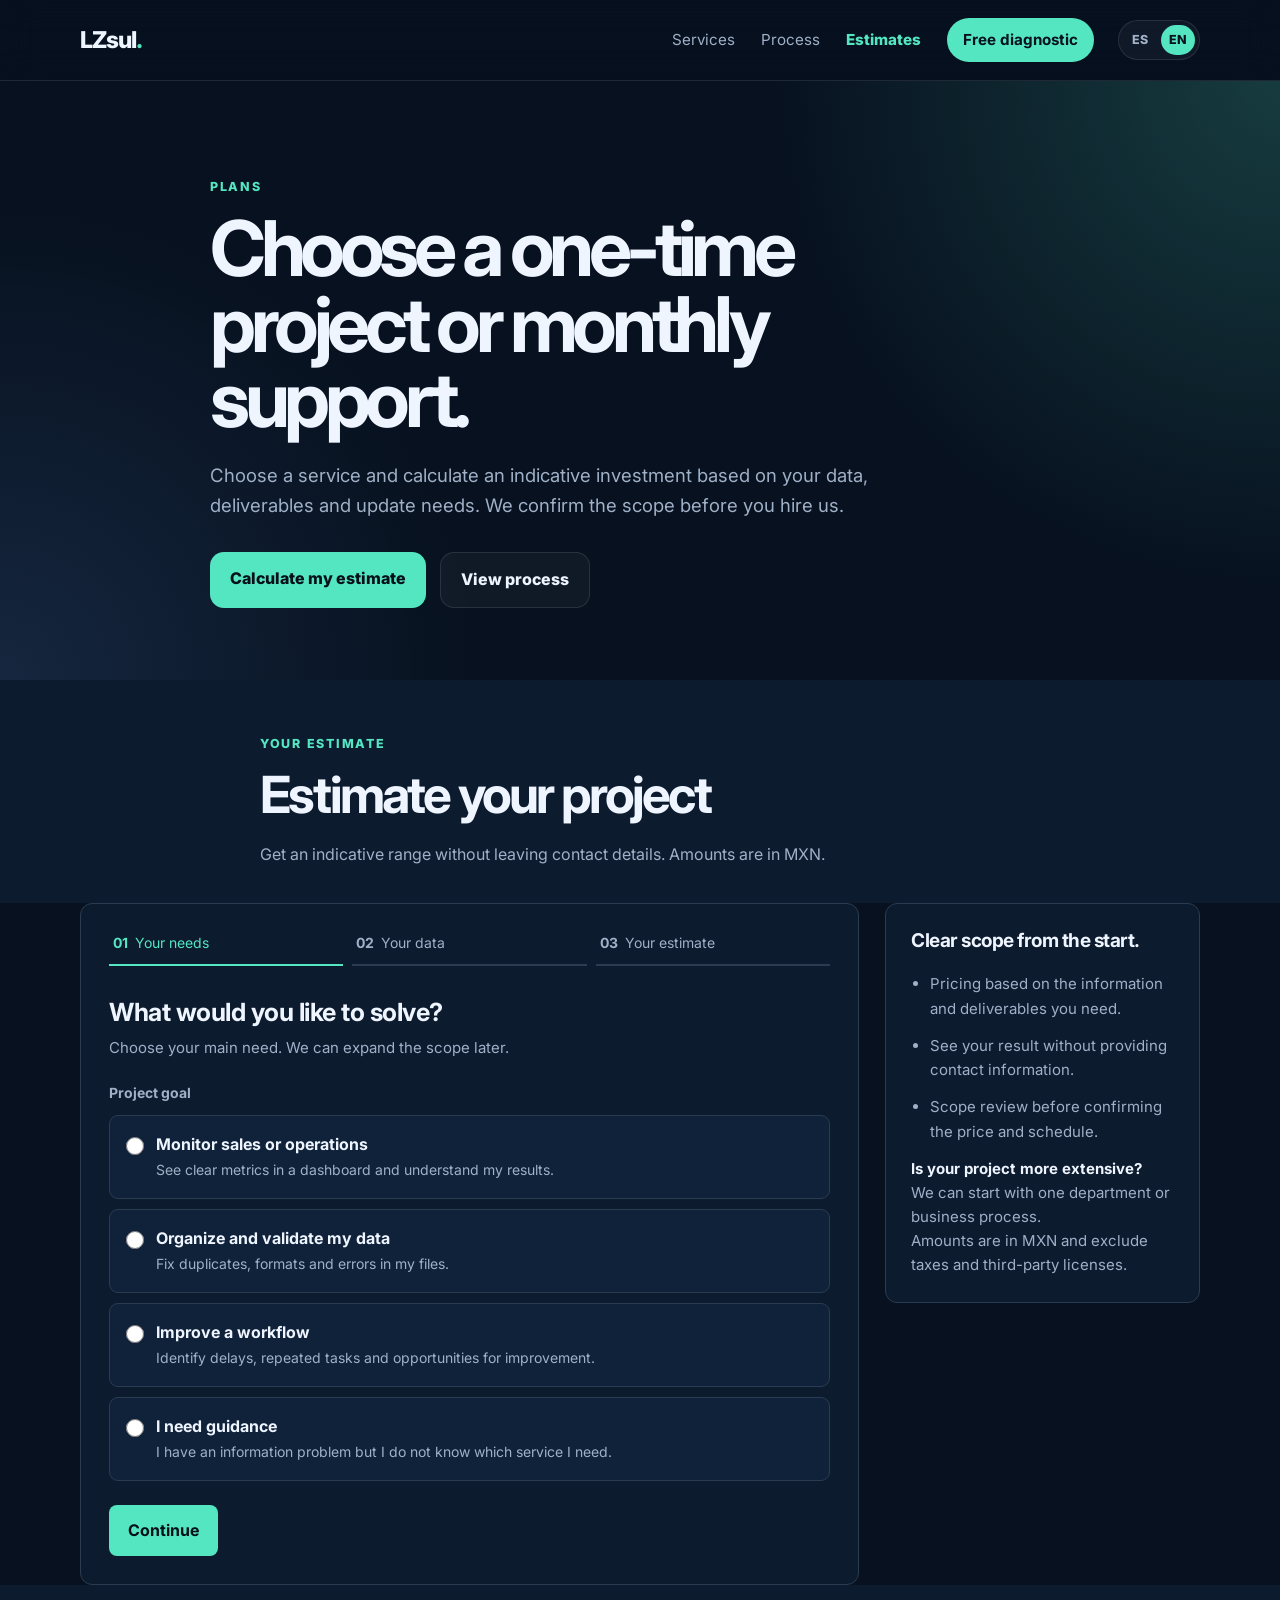
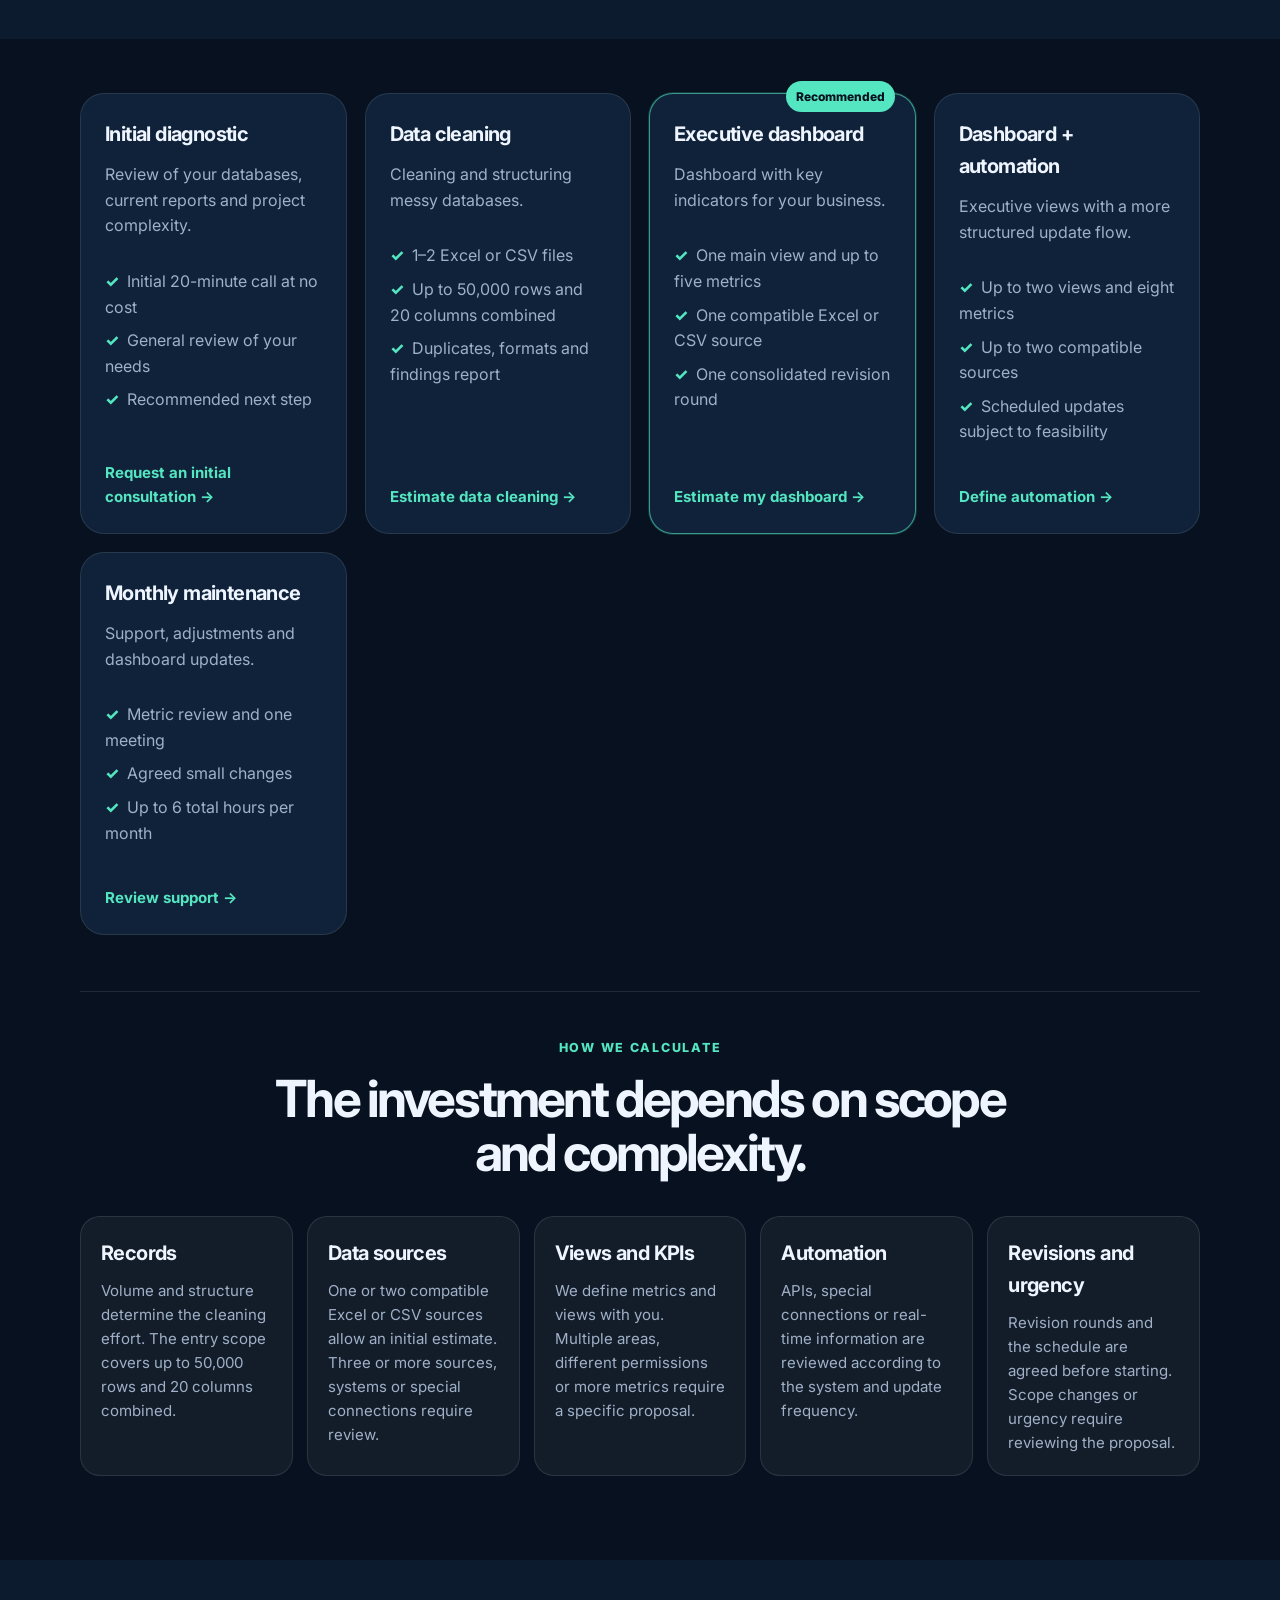
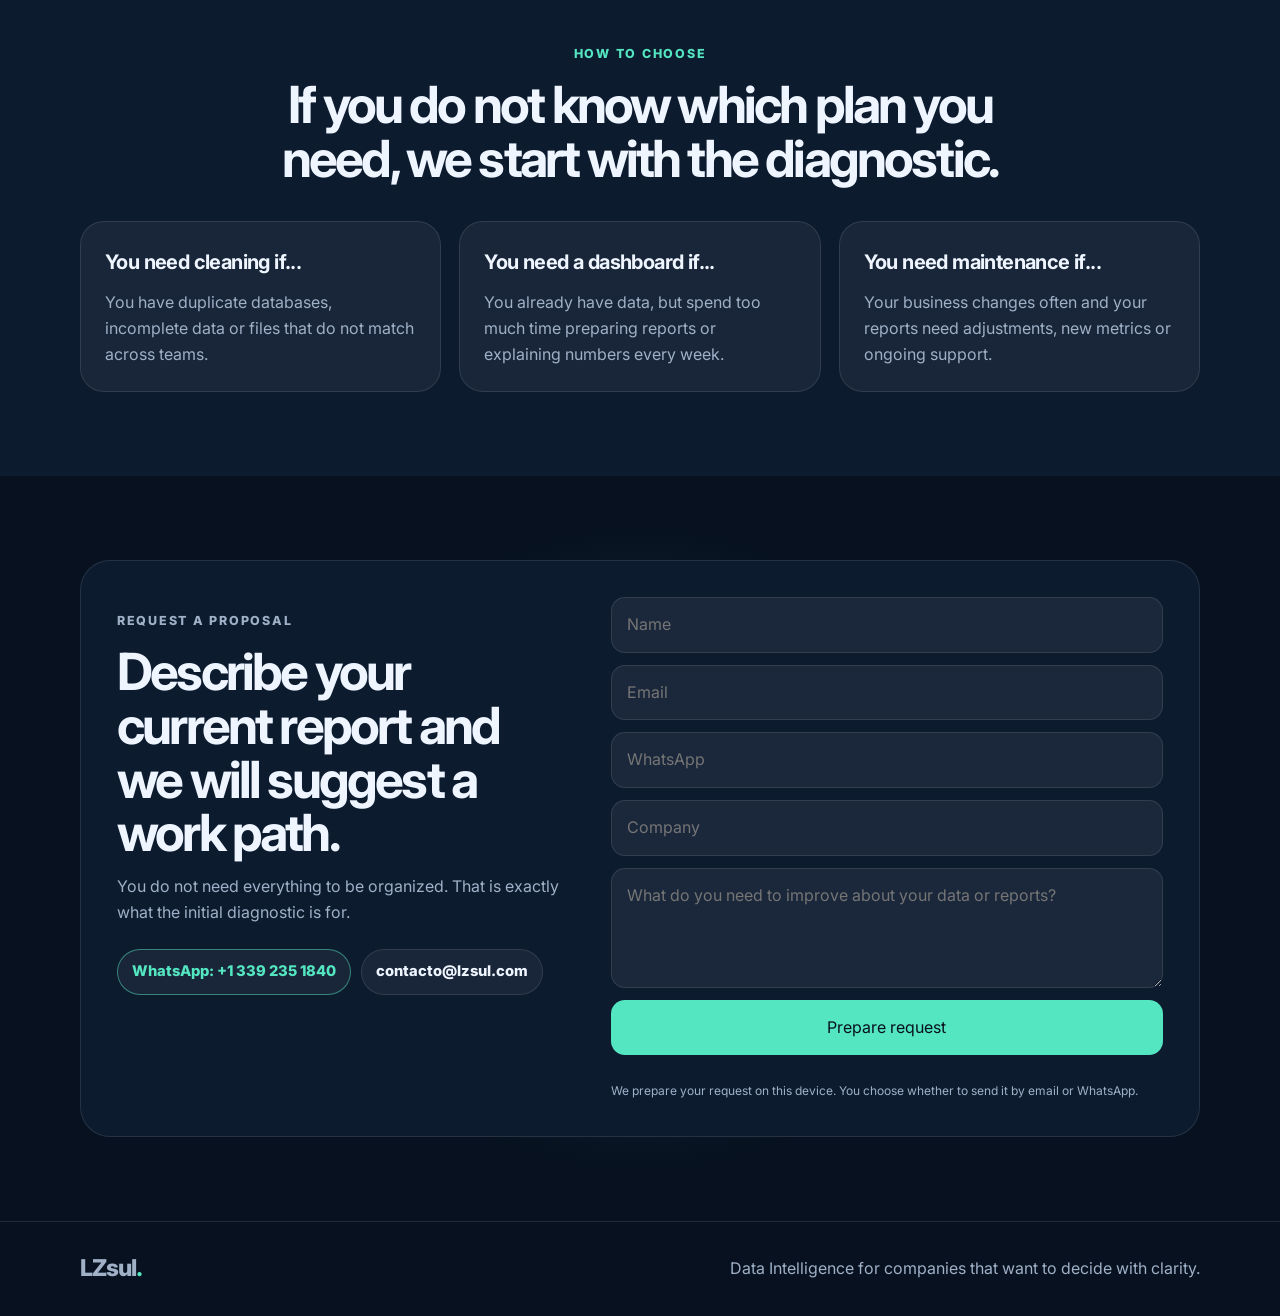
<file: planes-en.html>
<!DOCTYPE html>
<html lang="en">
<head>
  <meta charset="UTF-8" />
  <meta name="viewport" content="width=device-width, initial-scale=1.0" />
  <title>Plans and estimates | LZsul Data Intelligence</title>
    <style>:root {
  --bg: #07111f;
  --bg-soft: #0d1b2f;
  --card: #10223a;
  --text: #eef5ff;
  --muted: #9fb0c7;
  --accent: #54e6c1;
  --accent-2: #6aa8ff;
  --line: rgba(255,255,255,.1);
  --white: #ffffff;
}

* { box-sizing: border-box; margin: 0; padding: 0; }
html { scroll-behavior: smooth; }
body {
  font-family: 'Inter', sans-serif;
  background: var(--bg);
  color: var(--text);
  line-height: 1.6;
  overflow-x: hidden;
}

a { color: inherit; text-decoration: none; }
.container { width: min(1120px, 92%); margin: 0 auto; }

.navbar {
  position: sticky;
  top: 0;
  z-index: 100;
  background: rgba(7,17,31,.82);
  backdrop-filter: blur(18px);
  border-bottom: 1px solid var(--line);
}
.nav-content { display: flex; justify-content: space-between; align-items: center; gap: 24px; padding: 18px 0; }
.logo { font-weight: 800; font-size: 1.45rem; letter-spacing: -.04em; }
.logo span { color: var(--accent); }
nav { display: flex; gap: 26px; align-items: center; color: var(--muted); font-size: .95rem; margin-left: auto; }
nav a.active { color: var(--accent); font-weight: 800; }
.nav-cta { color: var(--bg); background: var(--accent); padding: 10px 16px; border-radius: 999px; font-weight: 700; }
.language-switch {
  display: inline-flex;
  align-items: center;
  gap: 4px;
  border: 1px solid var(--line);
  border-radius: 999px;
  padding: 4px;
  background: rgba(255,255,255,.04);
}
.language-switch a {
  display: inline-flex;
  align-items: center;
  justify-content: center;
  min-width: 34px;
  min-height: 30px;
  border-radius: 999px;
  color: var(--muted);
  font-size: .78rem;
  font-weight: 800;
}
.language-switch a.active {
  background: var(--accent);
  color: var(--bg);
}

.hero {
  min-height: min(690px, calc(100svh - 82px));
  padding: clamp(72px, 9vh, 108px) 0 clamp(58px, 8vh, 92px);
  display: flex;
  align-items: center;
  background:
    linear-gradient(90deg, rgba(7,17,31,.98) 0%, rgba(7,17,31,.88) 34%, rgba(7,17,31,.34) 72%, rgba(7,17,31,.12) 100%),
    linear-gradient(180deg, rgba(7,17,31,.18), rgba(7,17,31,.62)),
    radial-gradient(ellipse at 85% 30%, rgba(106,168,255,.22), transparent 65%);
  background-size: cover;
  background-position: center right;
}
.hero-grid { display: grid; grid-template-columns: minmax(0, 680px); gap: 0; align-items: center; }
.hero-copy { max-width: 680px; }
.eyebrow { color: var(--accent); font-weight: 800; text-transform: uppercase; font-size: .78rem; letter-spacing: .14em; margin-bottom: 14px; }
h1 { font-size: clamp(2.6rem, 6vw, 5rem); line-height: .98; letter-spacing: -.07em; max-width: 780px; }
h2 { font-size: clamp(2rem, 4vw, 3.2rem); line-height: 1.05; letter-spacing: -.055em; }
h3 { font-size: 1.25rem; letter-spacing: -.03em; }
.hero-text { color: #c5d6ee; font-size: 1.13rem; margin: 26px 0 34px; max-width: 640px; }
.hero-actions { display: flex; gap: 14px; flex-wrap: wrap; }
.btn { padding: 14px 20px; border-radius: 14px; font-weight: 800; display: inline-flex; }
.primary { background: var(--accent); color: #061018; }
.secondary { border: 1px solid var(--line); color: var(--text); background: rgba(255,255,255,.04); }
.trust-row { display: flex; gap: 12px; flex-wrap: wrap; margin-top: 28px; color: var(--muted); font-size: .9rem; }
.trust-row span { border: 1px solid rgba(255,255,255,.16); border-radius: 999px; padding: 8px 12px; background: rgba(7,17,31,.54); backdrop-filter: blur(10px); }

section { padding: 84px 0; }
.split { display: grid; grid-template-columns: .9fr 1.1fr; gap: 60px; align-items: start; }
.split p:last-child { color: var(--muted); font-size: 1.1rem; }
.problem, .process, .home-summary { background: var(--bg-soft); }
.data-safety { background: var(--bg); }
.section-heading { max-width: 760px; margin-bottom: 36px; }
.center { text-align: center; margin-left: auto; margin-right: auto; }
.service-grid { display: grid; grid-template-columns: repeat(4, 1fr); gap: 18px; }
.service-card, .step, .price-card { background: var(--card); border: 1px solid var(--line); border-radius: 24px; padding: 24px; }
.service-card.featured, .price-card.popular { border-color: rgba(84,230,193,.62); box-shadow: 0 0 0 1px rgba(84,230,193,.18); }
.service-card p, .step p, .price-card p { color: var(--muted); margin: 12px 0; }
ul { list-style: none; display: grid; gap: 8px; margin-top: 18px; color: var(--muted); }
li::before { content: '✓'; color: var(--accent); margin-right: 8px; font-weight: 800; }
.pill-grid { display: flex; flex-wrap: wrap; justify-content: center; gap: 12px; }
.pill-grid span { background: rgba(255,255,255,.06); border: 1px solid var(--line); border-radius: 999px; padding: 12px 16px; color: var(--muted); }
.steps { display: grid; grid-template-columns: repeat(4, 1fr); gap: 18px; }
.step span { color: var(--accent); font-weight: 800; }
.price-grid { display: grid; grid-template-columns: repeat(auto-fit, minmax(210px, 1fr)); gap: 18px; }
.price-card { position: relative; }
.price-card strong { display: block; font-size: 1.8rem; margin: 18px 0 2px; letter-spacing: -.04em; }
.price-card span { color: var(--muted); }
.badge { position: absolute; top: -13px; right: 20px; background: var(--accent); color: var(--bg); padding: 6px 10px; border-radius: 999px; font-size: .75rem; font-weight: 800; }
.pricing-method {
  margin-top: 56px;
  padding-top: 46px;
  border-top: 1px solid var(--line);
}
.method-grid {
  display: grid;
  grid-template-columns: repeat(5, 1fr);
  gap: 14px;
}
.method-grid article {
  background: rgba(255,255,255,.05);
  border: 1px solid var(--line);
  border-radius: 20px;
  padding: 20px;
}
.method-grid p {
  color: var(--muted);
  margin-top: 10px;
  font-size: .94rem;
}
.summary-list { display: grid; gap: 14px; }
.summary-list article,
.path-card {
  background: rgba(255,255,255,.05);
  border: 1px solid var(--line);
  border-radius: 22px;
  padding: 22px;
}
.summary-list span,
.path-card span {
  color: var(--accent);
  font-size: .82rem;
  font-weight: 800;
}
.summary-list h3,
.path-card h3 { margin-top: 8px; }
.summary-list p,
.path-card p {
  color: var(--muted);
  margin-top: 8px;
}
.path-grid {
  display: grid;
  grid-template-columns: repeat(3, 1fr);
  gap: 18px;
}
.path-card {
  min-height: 230px;
  display: flex;
  flex-direction: column;
}
.path-card.featured {
  border-color: rgba(84,230,193,.62);
  box-shadow: 0 0 0 1px rgba(84,230,193,.18);
}
.path-card a {
  color: var(--accent);
  font-weight: 800;
  margin-top: auto;
}
.cta { background: radial-gradient(circle at center, rgba(84,230,193,.13), transparent 45%); }
.cta-box { display: grid; grid-template-columns: .9fr 1.1fr; gap: 42px; background: var(--bg-soft); border: 1px solid var(--line); border-radius: 30px; padding: 36px; }
.cta-box p { color: var(--muted); margin-top: 14px; }
.contact-form { display: grid; gap: 12px; }
.direct-contact { display: flex; flex-wrap: wrap; gap: 10px; margin-top: 24px; }
.direct-contact a {
  display: inline-flex;
  align-items: center;
  min-height: 44px;
  border: 1px solid var(--line);
  border-radius: 999px;
  padding: 10px 14px;
  color: var(--text);
  background: rgba(255,255,255,.05);
  font-size: .92rem;
  font-weight: 800;
}
.direct-contact a:first-child {
  border-color: rgba(84,230,193,.5);
  color: var(--accent);
}
input, textarea { width: 100%; border: 1px solid var(--line); background: rgba(255,255,255,.06); color: var(--white); padding: 14px 15px; border-radius: 14px; font-family: inherit; }
textarea { min-height: 120px; resize: vertical; }
button { border: none; background: var(--accent); color: var(--bg); padding: 15px; border-radius: 14px; font-weight: 800; cursor: pointer; }
footer { border-top: 1px solid var(--line); padding: 28px 0; }
.footer-content { display: flex; justify-content: space-between; align-items: center; color: var(--muted); }

.section-actions { margin-top: 28px; display: flex; justify-content: flex-start; }
.section-actions.center { justify-content: center; }
.compact-grid { grid-template-columns: repeat(3, 1fr); }

.page-hero {
  padding: 96px 0 72px;
  background:
    radial-gradient(circle at top right, rgba(84,230,193,.2), transparent 36%),
    radial-gradient(circle at bottom left, rgba(106,168,255,.14), transparent 34%);
}
.page-intro { max-width: 860px; }
.page-intro h1 { margin-bottom: 24px; }
.page-intro > p:not(.eyebrow) { color: var(--muted); font-size: 1.16rem; max-width: 760px; margin-bottom: 32px; }

.detail-grid { display: grid; grid-template-columns: repeat(2, 1fr); gap: 18px; }
.detail-card {
  background: var(--card);
  border: 1px solid var(--line);
  border-radius: 24px;
  padding: 28px;
}
.detail-card.featured {
  border-color: rgba(84,230,193,.62);
  box-shadow: 0 0 0 1px rgba(84,230,193,.18);
}
.detail-card p { color: var(--muted); margin-top: 12px; }
.detail-number {
  display: inline-block;
  color: var(--accent);
  font-weight: 800;
  margin-bottom: 18px;
}
.stack-list { display: grid; gap: 14px; }
.stack-list p {
  background: rgba(255,255,255,.05);
  border: 1px solid var(--line);
  border-radius: 18px;
  color: var(--muted);
  padding: 18px;
}

.timeline { display: grid; gap: 18px; }
.timeline-step {
  display: grid;
  grid-template-columns: 90px 1fr;
  gap: 24px;
  align-items: start;
  background: var(--card);
  border: 1px solid var(--line);
  border-radius: 24px;
  padding: 26px;
}
.timeline-step span {
  color: var(--accent);
  font-size: 1.4rem;
  font-weight: 800;
}
.route-label {
  display: inline-flex;
  width: fit-content;
  color: var(--bg);
  background: var(--accent);
  border-radius: 999px;
  padding: 5px 10px;
  font-size: .76rem;
  font-weight: 800;
  margin-bottom: 10px;
}
.timeline-step p { color: var(--muted); margin-top: 10px; }

.comparison-grid { display: grid; grid-template-columns: repeat(3, 1fr); gap: 18px; }
.comparison-grid article {
  background: rgba(255,255,255,.05);
  border: 1px solid var(--line);
  border-radius: 24px;
  padding: 24px;
}
.comparison-grid p { color: var(--muted); margin-top: 12px; }

.safety-grid { display: grid; gap: 14px; }
.safety-grid article {
  background: rgba(255,255,255,.05);
  border: 1px solid var(--line);
  border-radius: 20px;
  padding: 20px;
}
.safety-grid span {
  color: var(--accent);
  font-size: .82rem;
  font-weight: 800;
}
.safety-grid h3 { margin-top: 8px; }
.safety-grid p { color: var(--muted); margin-top: 8px; }

@media (max-width: 900px) {
  .nav-content { flex-wrap: wrap; gap: 12px; padding: 14px 0; }
  .logo { order: 1; }
  .language-switch { order: 2; margin-left: auto; }
  nav {
    order: 3;
    width: 100%;
    display: grid;
    grid-template-columns: repeat(4, minmax(0, 1fr));
    gap: 8px;
    font-size: .86rem;
  }
  nav a {
    display: flex;
    align-items: center;
    justify-content: center;
    min-height: 38px;
    padding: 8px 10px;
    border: 1px solid var(--line);
    border-radius: 999px;
    background: rgba(255,255,255,.04);
    text-align: center;
  }
  .nav-cta { border-color: transparent; }
  .hero-grid, .split, .cta-box { grid-template-columns: 1fr; }
  .service-grid, .steps, .price-grid, .detail-grid, .comparison-grid, .method-grid, .path-grid { grid-template-columns: repeat(2, 1fr); }
}
@media (max-width: 620px) {
  .container { width: calc(100% - 32px); }
  nav { grid-template-columns: repeat(2, minmax(0, 1fr)); }
  nav a { min-width: 0; }
  .service-grid, .steps, .price-grid, .detail-grid, .comparison-grid, .method-grid, .path-grid { grid-template-columns: 1fr; }
  .footer-content { flex-direction: column; gap: 10px; text-align: center; }
  .timeline-step { grid-template-columns: 1fr; gap: 10px; }
  .hero {
    min-height: auto;
    padding: 58px 0 48px;
    background:
      linear-gradient(180deg, rgba(7,17,31,.86) 0%, rgba(7,17,31,.96) 58%, rgba(7,17,31,.98) 100%),
      radial-gradient(ellipse at 85% 30%, rgba(106,168,255,.22), transparent 65%);
    background-size: auto 100%, cover;
    background-position: center, 62% center;
  }
  .hero-grid { gap: 42px; }
  .eyebrow { font-size: .72rem; letter-spacing: .1em; overflow-wrap: anywhere; }
  h1 { font-size: 2.55rem; letter-spacing: -.055em; }
  .hero-text { font-size: 1.03rem; margin: 22px 0 28px; }
  .btn { width: 100%; justify-content: center; text-align: center; }
}
</style>
  <style>/* New components use the existing site palette and typography. */
[hidden]{display:none!important}
html{scroll-padding-top:115px}
button,input,select,textarea{font:inherit}
a:focus-visible,button:focus-visible,input:focus-visible,select:focus-visible,textarea:focus-visible{outline:3px solid var(--accent-2);outline-offset:4px}
.skip-link{position:absolute;left:16px;top:-100px;z-index:200;background:var(--accent);color:var(--bg);padding:12px;border-radius:8px}
.skip-link:focus{top:8px}
.page-index .hero-grid{grid-template-columns:minmax(0,1.1fr) minmax(0,1fr);gap:44px}
.page-index .hero h1{font-size:clamp(2.6rem,4.4vw,4rem);line-height:1.04;letter-spacing:-.055em}
.page-index .hero-text{margin-bottom:16px}
.hero-outcome{color:var(--accent);font-weight:700;margin-bottom:26px;font-size:1.05rem}
.hero-demo{min-width:0}
.dashboard{padding:0;border:1px solid #314b60;border-radius:24px;background:var(--bg-soft);overflow:hidden;box-shadow:0 24px 70px rgba(0,0,0,.2)}
.dash-top{padding:19px 22px 15px;display:flex;justify-content:space-between;align-items:center;gap:14px;border-bottom:1px solid var(--line)}
.dash-top b{font-size:14px}.dash-top span{font-size:10px;letter-spacing:1px;color:var(--muted);white-space:nowrap}
.dash-tabs{display:flex;gap:6px;padding:15px 20px 0}
.dash-tabs button{background:transparent;border:1px solid transparent;border-radius:999px;color:var(--muted);font-size:12px;padding:6px 13px;min-height:36px}
.dash-tabs button[aria-selected=true]{color:var(--accent);border-color:#3d736c;background:#14332f}
.dash-body{padding:21px 22px 18px}.dash-stats{display:grid;grid-template-columns:1.2fr 1fr;gap:20px}
.dash-label{font-size:12px;color:var(--muted)}.dash-value{font-size:32px;letter-spacing:-1.5px;font-weight:700;line-height:1.2;margin:6px 0}.dash-value.small{font-size:27px}.dash-note{font-size:11px;color:var(--accent)}
.chart{height:163px;margin-top:17px}.chart svg{width:100%;height:100%;display:block;overflow:visible}
.dash-bottom{padding-top:13px;border-top:1px solid var(--line);display:flex;align-items:flex-start;gap:10px;color:#d1dfed;font-size:12px}
.dash-bottom i{display:inline-flex;flex:none;width:24px;height:24px;border-radius:50%;align-items:center;justify-content:center;background:#203f3d;color:var(--accent);font-style:normal;font-weight:700}
.demo-caption{font-size:11px;color:var(--muted);margin-top:12px;text-align:center;line-height:1.5}
.page-index .path-grid{grid-template-columns:repeat(4,minmax(0,1fr))}.path-card p{margin-bottom:22px}
.deliver{background:var(--bg-soft)}.deliver-grid{display:grid;grid-template-columns:.88fr 1.12fr;gap:70px;align-items:start}.deliver-copy>p:not(.eyebrow){color:var(--muted);margin:22px 0 26px}
.deliver-list{list-style:none;padding:0;margin:0;gap:0}.deliver-list li{display:grid;grid-template-columns:36px 1fr;gap:15px;padding:23px 0;border-bottom:1px solid var(--line)}.deliver-list li::before{content:none}.deliver-list li:first-child{padding-top:0}.deliver-list li:last-child{border:0;padding-bottom:0}.check{border:1px solid #3d7065;border-radius:8px;display:flex;align-items:center;justify-content:center;width:32px;height:32px;color:var(--accent);font-size:15px}.deliver-list b{font-size:17px;color:var(--text)}.deliver-list p{font-size:14px;color:var(--muted);margin-top:6px}
.budget-bridge{padding:54px 0}.budget-banner{display:grid;grid-template-columns:1fr auto;gap:30px;align-items:center;padding:36px;border:1px solid #3e766a;border-radius:24px;background:#112e2c}.budget-banner h2{font-size:clamp(1.9rem,3vw,2.5rem);max-width:650px}.budget-banner p:not(.eyebrow){margin-top:16px;color:#b4cdc7;font-size:15px}
.service-link{display:inline-flex;align-items:center;min-height:44px;color:var(--accent);font-weight:700;margin-top:22px;font-size:.94rem}
.scope-note{color:var(--muted);border-left:3px solid var(--accent);padding:0 0 0 20px;margin-bottom:32px;max-width:780px}
.budget-section{padding-top:54px;padding-bottom:54px;background:var(--bg-soft)}.section-description{margin-top:20px;color:var(--muted)}.price-card{display:flex;flex-direction:column}.price-card .service-link{margin-top:auto;padding-top:24px}.price-card ul{margin-bottom:16px}.page-planes .pricing{padding-top:54px}
.contact-note{color:var(--muted);font-size:12px;line-height:1.6}.contact-result{border-top:1px solid var(--line);padding-top:20px}.contact-result pre{white-space:pre-wrap;overflow-wrap:anywhere;background:var(--bg);color:var(--text);padding:18px;border:1px solid var(--line);border-radius:14px;font:14px/1.6 Inter,Arial,sans-serif;margin:18px 0}.contact-actions{display:flex;gap:10px;flex-wrap:wrap}.contact-actions .btn{font-size:13px;min-height:44px;padding:12px 16px}
@media(max-width:1100px){.page-index .hero-grid{gap:28px}.dash-value{font-size:28px}.dash-value.small{font-size:24px}.page-index .path-grid{grid-template-columns:repeat(2,minmax(0,1fr))}}
@media(max-width:900px){html{scroll-padding-top:155px}.page-index .hero-grid{grid-template-columns:1fr;gap:38px}.hero-demo{max-width:640px;width:100%}.deliver-grid{grid-template-columns:1fr;gap:36px}.budget-banner{grid-template-columns:1fr}.budget-banner .btn{justify-self:start}.split{gap:34px}}
@media(max-width:620px){html{scroll-padding-top:190px}section{padding:54px 0}.page-index .path-grid{grid-template-columns:1fr}.page-index .hero h1{font-size:2.55rem}.dash-top{padding:16px;flex-wrap:wrap;gap:6px}.dash-body{padding:18px 14px}.dash-tabs{padding-inline:14px;gap:3px}.dash-tabs button{padding:7px 10px}.dash-stats{gap:12px}.dash-value{font-size:29px}.dash-value.small{font-size:24px}.budget-banner{padding:26px}.cta-box{padding:24px;gap:28px}.page-hero{padding:60px 0 48px}.detail-card h2,.timeline-step h2{font-size:1.9rem}.contact-actions .btn{flex:1;white-space:normal}}
@media(prefers-reduced-motion:reduce){html{scroll-behavior:auto}}
</style>
  <link rel="preconnect" href="https://fonts.googleapis.com">
  <link rel="preconnect" href="https://fonts.gstatic.com" crossorigin>
  <link href="https://fonts.googleapis.com/css2?family=Inter:wght@400;500;600;700;800&display=swap" rel="stylesheet">
  <style>.quote-app *{box-sizing:border-box}.quote-app{margin:0;background:var(--bg);color:var(--text);font:16px/1.6 Inter,Arial,sans-serif}.quote-app button,.quote-app input,.quote-app select,.quote-app textarea{font:inherit}.quote-app button,.quote-app a,.quote-app input,.quote-app select{touch-action:manipulation}.quote-app button{cursor:pointer}.quote-app a{color:var(--accent)}.quote-app button:focus-visible,.quote-app a:focus-visible,.quote-app input:focus-visible,.quote-app select:focus-visible,.quote-app textarea:focus-visible{outline:3px solid var(--blue);outline-offset:4px}.quote-app [hidden]{display:none!important}.quote-app .wrap{width:min(1120px,calc(100% - 40px));margin:auto}.quote-app header{border-bottom:1px solid var(--line)}.quote-app .nav{min-height:82px;display:flex;align-items:center;justify-content:space-between;gap:20px}.quote-app .logo{font-size:25px;font-weight:800;letter-spacing:-1px;color:var(--text);text-decoration:none}.quote-app .logo span{color:var(--accent)}.quote-app .badge{font-size:14px;color:var(--muted);border:1px solid var(--line);padding:5px 12px;border-radius:30px}.quote-app .intro{padding:36px 0 24px}.quote-app .intro h1{font-size:clamp(29px,4vw,42px);line-height:1.12;letter-spacing:-1.4px;margin:0 0 12px}.quote-app .intro p{margin:0;color:var(--muted);max-width:750px}.quote-app .layout{display:grid;grid-template-columns:minmax(0,1fr) 315px;gap:26px;align-items:start;margin-bottom:40px}.quote-app .panel,.quote-app .aside{border:1px solid var(--line);background:var(--surface);border-radius:20px}.quote-app .panel{padding:28px}.quote-app .aside{padding:25px;position:sticky;top:22px}.quote-app .aside h2{margin:0 0 14px;font-size:19px}.quote-app .aside p{font-size:15px;color:var(--muted)}.quote-app .aside strong{color:var(--text)}.quote-app .aside ul{padding-left:19px;color:var(--muted);font-size:15px}.quote-app .aside li{margin:12px 0}.quote-app .stepnav{display:flex;padding:0;margin:0 0 30px;list-style:none;gap:9px;flex-wrap:wrap}.quote-app .stepnav li{font-size:14px;color:var(--muted);border-bottom:2px solid var(--line);padding:0 4px 9px;flex:1;white-space:nowrap}.quote-app .stepnav li[aria-current=step]{border-color:var(--accent);color:var(--accent)}.quote-app .stepnav b{margin-right:7px}.quote-app h2{font-size:24px;line-height:1.3;margin:0 0 8px;letter-spacing:-.5px}.quote-app .help{color:var(--muted);font-size:15px;margin:0 0 22px}.quote-app fieldset{padding:0;border:0;margin:0 0 24px;min-width:0}.quote-app legend{font-size:16px;font-weight:700;margin:0 0 10px;padding:0;float:none}.quote-app .choices{display:grid;gap:10px}.quote-app .choice{display:flex;align-items:flex-start;gap:12px;padding:16px;border:1px solid var(--line);border-radius:12px;cursor:pointer;background:var(--card)}.quote-app .choice:has(input:checked){border-color:var(--accent);box-shadow:inset 0 0 0 1px var(--accent);background:#12332f}.quote-app .choice input{margin:5px 0 0;accent-color:var(--accent);width:18px;height:18px;flex-shrink:0}.quote-app .choice b{display:block;font-size:16px}.quote-app .choice small{display:block;color:var(--muted);font-size:14px;margin-top:2px}.quote-app .field{margin:0 0 21px}.quote-app .field label{font-weight:700;display:block;margin-bottom:8px}.quote-app .field small{display:block;font-size:14px;color:var(--muted);margin-top:7px}.quote-app select{width:100%;color:var(--text);background:var(--card);border:1px solid #496079;border-radius:10px;min-height:50px;padding:10px 35px 10px 12px}.quote-app option{background:var(--card)}.quote-app .buttons{display:flex;gap:12px;align-items:center;margin-top:24px;flex-wrap:wrap}.quote-app .btn{display:inline-flex;justify-content:center;align-items:center;border:1px solid transparent;background:var(--accent);color:#061018;text-decoration:none;padding:12px 18px;border-radius:11px;font-weight:700;min-height:49px;text-align:center}.quote-app .btn.secondary{background:transparent;color:var(--text);border-color:#496079}.quote-app .btn.quiet{background:transparent;color:var(--muted);padding-inline:5px}.quote-app .error{color:#ffd2cd;background:#41252d;padding:12px;border-radius:8px;margin-top:15px}.quote-app .kicker{color:var(--accent);font-size:14px;font-weight:700;margin:0 0 7px}.quote-app .price{font-size:clamp(29px,4vw,40px);letter-spacing:-1.1px;font-weight:800;line-height:1.15;margin:14px 0 6px;overflow-wrap:anywhere}.quote-app .price-sub{color:var(--muted);font-size:14px;margin:0 0 24px}.quote-app .resultbox{border:1px solid #3b7469;border-radius:15px;padding:24px;background:#102c2b;margin-top:22px}.quote-app .resultbox h3{font-size:18px;margin:0 0 12px}.quote-app .resultbox ul{padding-left:21px;margin:0;color:#dbeae9}.quote-app .resultbox li{margin:7px 0}.quote-app .subsection{border-top:1px solid var(--line);margin-top:24px;padding-top:21px}.quote-app .subsection h3{font-size:17px;margin:0 0 10px}.quote-app .subsection p{color:var(--muted);font-size:15px;margin:9px 0}.quote-app #reviewNotes{margin:12px 0 0;padding-left:20px;color:var(--muted);font-size:15px}.quote-app .support{display:flex;align-items:flex-start;gap:12px;cursor:pointer;padding:16px;border:1px solid var(--line);border-radius:12px}.quote-app .support input{accent-color:var(--accent);width:19px;height:19px;margin-top:4px;flex-shrink:0}.quote-app .support small{display:block;font-size:14px;color:var(--muted)}.quote-app .support strong{color:var(--accent)}.quote-app details{margin-top:22px}.quote-app summary{cursor:pointer;color:var(--text);font-size:15px}.quote-app .answers{display:grid;grid-template-columns:1fr 1.4fr;gap:8px 15px;font-size:14px;margin:15px 0}.quote-app .answers dt{color:var(--muted)}.quote-app .answers dd{margin:0;overflow-wrap:anywhere}.quote-app #status{font-size:14px;color:var(--accent);min-height:22px}.quote-app .fine{font-size:14px;color:var(--muted)}.quote-app footer{border-top:1px solid var(--line);padding:24px 0;color:var(--muted);font-size:14px}.quote-app .foot{display:flex;justify-content:space-between;gap:15px;flex-wrap:wrap}.quote-app #rawSummary{width:100%;min-height:250px;background:var(--bg);border:1px solid var(--line);color:var(--text);padding:12px;border-radius:8px;font-size:14px}.quote-app noscript{display:block;background:#41252d;padding:20px}.quote-app .mobile-result{display:none}@media(max-width:850px){.quote-app .layout{grid-template-columns:1fr}.quote-app .aside{position:static}.quote-app .aside ul{margin-bottom:0}.quote-app .intro{padding-top:28px}.quote-app .panel{padding:22px}.quote-app .aside{padding:22px}.quote-app .nav{min-height:72px}}@media(max-width:450px){.quote-app .wrap{width:calc(100% - 28px)}.quote-app .panel{padding:18px}.quote-app .stepnav{gap:5px}.quote-app .stepnav li{font-size:12px;white-space:normal}.quote-app .stepnav b{margin-right:4px}.quote-app .badge{font-size:12px;padding:4px 8px}.quote-app .buttons .btn{flex-grow:1}.quote-app .answers{grid-template-columns:1fr;gap:3px}.quote-app .answers dd{margin-bottom:9px}.quote-app .resultbox{padding:18px}}@media print{.quote-app{color:#14283f;background:white;font-size:11pt}.quote-app .wrap{width:100%}.quote-app header,.quote-app .intro,.quote-app .aside,.quote-app .stepnav,.quote-app footer,.quote-app .buttons,.quote-app .support,.quote-app .fine,.quote-app #status,.quote-app details{display:none!important}.quote-app .layout{display:block}.quote-app .panel{border:0;padding:0;background:white}.quote-app .price,.quote-app .kicker{color:#14283f}.quote-app .price-sub,.quote-app .subsection p,.quote-app #reviewNotes,.quote-app .resultbox ul{color:#263f55}.quote-app .resultbox{background:#f1f6f5;border-color:#bccdc8;break-inside:avoid}.quote-app .subsection{break-inside:avoid}.quote-app #summary{display:block!important}.quote-app #step1,.quote-app #step2{display:none!important}.quote-app .print-brand{display:block!important;font-size:20pt;font-weight:bold;margin-bottom:20px}}.quote-app{--surface:#0d1b2f;--card:#10223a;--accent:#54e6c1;--line:#2a3c51;--blue:#6aa8ff}.quote-app .wrap{width:min(1180px,calc(100% - 64px))}.quote-app .aside{top:105px}.quote-app .panel,.quote-app .aside{border-radius:12px}.quote-app .btn{border-radius:8px}.quote-app .choice{border-radius:9px}.quote-app .stepnav li{font-size:14px}.quote-app .aside ul{line-height:1.65}.quote-app .print-brand{display:none}.quote-app .panel h2{font-size:25px}.quote-app #monthlyLine{color:var(--text)}
@media(max-width:850px){.quote-app .aside{position:static}}
@media(max-width:760px){.quote-app .wrap{width:calc(100% - 36px)}.quote-app .panel{padding:22px}.quote-app .stepnav li{font-size:12px;white-space:normal}.quote-app .stepnav b{display:block}}
@media(max-width:370px){.quote-app .panel{padding:17px}.quote-app .price{font-size:29px}}

/* Reset the original site section/list/input rules inside the estimator. */
.quote-app section:not(.panel){padding:0}.quote-app li::before{content:none}.quote-app ul{display:block;list-style:disc;gap:0}.quote-app .stepnav{list-style:none}.quote-app input[type=radio],.quote-app input[type=checkbox]{padding:0;background:transparent;border:initial;border-radius:initial}.quote-app .layout{margin-bottom:0}.quote-app .aside{top:120px}
@media(max-width:900px){.quote-app .aside{position:static}.quote-app .layout{grid-template-columns:1fr}}
</style>
</head>
<body class="page-planes">
  <a class="skip-link" href="#contenido">Skip to content</a>
  <header class="navbar">
    <div class="container nav-content">
      <a href="index-en.html" class="logo">LZsul<span>.</span></a>
      <nav aria-label="Main navigation">
        <a href="servicios-en.html">Services</a>
        <a href="proceso-en.html">Process</a>
        <a href="planes-en.html" class="active">Estimates</a>
        <a href="index-en.html#contacto" class="nav-cta">Free diagnostic</a>
      </nav>
      <div class="language-switch" aria-label="Language selector">
        <a href="planes.html">ES</a>
        <a href="planes-en.html" class="active">EN</a>
      </div>
    </div>
  </header>

  <main id="contenido">
    <section class="page-hero">
      <div class="container page-intro">
        <p class="eyebrow">Plans</p>
        <h1>Choose a one-time project or monthly support.</h1>
        <p>Choose a service and calculate an indicative investment based on your data, deliverables and update needs. We confirm the scope before you hire us.</p>
        <div class="hero-actions">
          <a href="#cotizador" class="btn primary">Calculate my estimate</a>
          <a href="proceso-en.html" class="btn secondary">View process</a>
        </div>
      </div>
    </section>

    <section id="cotizador" class="budget-section" aria-labelledby="quote-title"><div class="container section-heading"><p class="eyebrow">Your estimate</p><h2 id="quote-title">Estimate your project</h2><p class="section-description">Get an indicative range without leaving contact details. Amounts are in MXN.</p></div><div class="quote-app"><div class="container">

 <noscript>This estimator requires JavaScript. You can email <a href="mailto:contacto@lzsul.com">contacto@lzsul.com</a> to discuss your project.</noscript>
 <div class="layout">
  <section class="panel" aria-label="Project estimator">
   <ol class="stepnav" aria-label="Progress"><li id="nav1" aria-current="step"><b>01</b>Your needs</li><li id="nav2"><b>02</b>Your data</li><li id="nav3"><b>03</b>Your estimate</li></ol>
   <form id="quoteForm" novalidate>
    <section id="step1" aria-labelledby="heading1">
     <h2 id="heading1" tabindex="-1">What would you like to solve?</h2><p class="help">Choose your main need. We can expand the scope later.</p>
     <fieldset><legend class="fine">Project goal</legend><div class="choices">
      <label class="choice"><input type="radio" name="service" value="control"><span><b>Monitor sales or operations</b><small>See clear metrics in a dashboard and understand my results.</small></span></label>
      <label class="choice"><input type="radio" name="service" value="cleanup"><span><b>Organize and validate my data</b><small>Fix duplicates, formats and errors in my files.</small></span></label>
      <label class="choice"><input type="radio" name="service" value="process"><span><b>Improve a workflow</b><small>Identify delays, repeated tasks and opportunities for improvement.</small></span></label>
      <label class="choice"><input type="radio" name="service" value="unsure"><span><b>I need guidance</b><small>I have an information problem but I do not know which service I need.</small></span></label>
     </div></fieldset>
     <div class="buttons"><button type="button" class="btn" id="next">Continue</button></div>
    </section>
    <section id="step2" hidden aria-labelledby="heading2">
     <h2 id="heading2" tabindex="-1">Tell us about your data.</h2><p class="help">If you do not know an answer, select “I do not know”.</p>
     <div class="field"><label for="origin">Where is your information?</label><select id="origin" name="origin"><option value="">Select an option</option><option value="files">Excel or CSV files</option><option value="system">A system, ERP or database</option><option value="mixed">In different files and systems</option><option value="unknown">I do not know</option></select></div>
     <div class="field"><label for="sources">How many files or sources need to be combined?</label><select id="sources" name="sources"><option value="">Select an option</option><option value="1">One source or file</option><option value="2">Two sources or files</option><option value="3plus">Three or more</option><option value="unknown">I do not know</option></select><small>For example, a sales file and a receivables file count as two sources.</small></div>
     <div class="field"><label for="quality">What condition is your data in?</label><select id="quality" name="quality"><option value="">Select an option</option><option value="ready">It is organized and totals match</option><option value="cleanup">There are duplicates or formats to correct</option><option value="conflicts">Totals do not match or important data is missing</option><option value="unknown">I do not know; they need reviewing</option></select></div>
     <div id="controlFields">
      <div class="field"><label for="scope">How extensive should the dashboard be?</label><select id="scope" name="scope"><option value="">Select an option</option><option value="base">One main view, up to 5 metrics</option><option value="expanded">Up to 2 views, with a maximum of 8 metrics</option><option value="custom">Multiple departments, different permissions or more metrics</option><option value="unknown">I need help defining it</option></select><small>A metric could be sales, margin by service or outstanding receivables.</small></div>
      <div class="field"><label for="refresh">How would you like to update the dashboard?</label><select id="refresh" name="refresh"><option value="">Select an option</option><option value="manual">Load files when a new report is available</option><option value="scheduled">Update it automatically on a schedule</option><option value="realtime">I need real-time information</option><option value="unknown">I would like a recommendation</option></select></div>
     </div>
     <div id="volumeField" class="field" hidden><label for="volume">How large are the files combined?</label><select id="volume" name="volume"><option value="">Select an option</option><option value="small">Up to 50,000 rows and 20 columns</option><option value="large">More rows or columns</option><option value="unknown">I do not know</option></select><small>This limit defines the initial scope. Complexity is confirmed after reviewing a sample.</small></div>
     <div class="buttons"><button type="button" class="btn secondary" id="back">Back</button><button type="submit" class="btn">View my estimate</button></div>
    </section>
    <div id="error" class="error" role="alert" hidden></div>
   </form>
   <section id="summary" hidden aria-labelledby="heading3">
    <div class="print-brand" hidden>LZSUL · Project estimate</div>
    <p class="kicker" id="resultLabel">Estimated initial investment</p><h2 id="heading3" tabindex="-1"></h2><p id="price" class="price"></p><p id="priceSub" class="price-sub"></p>
    <div class="resultbox"><h3 id="includesTitle">What this estimate includes</h3><ul id="includes"></ul></div>
    <ul id="reviewNotes"></ul>
    <div class="subsection" id="supportSection"><label class="support"><input id="support" type="checkbox"><span><b>I am interested in monthly support</b><small><strong>MXN $5,000 per month</strong>, in addition to the project. Metric review, one meeting and small adjustments, up to 6 total hours per month.</small></span></label></div>
    <div class="subsection"><h3>The next step</h3><p id="nextStep"></p><p id="payment"></p><p id="monthlyLine" hidden></p></div>
    <details><summary>Review my answers</summary><dl id="answers" class="answers"></dl></details>
    <div class="buttons"><a class="btn" id="email" href="mailto:contacto@lzsul.com">Prepare email to LZSUL</a><a class="btn secondary" id="quoteWhatsapp" href="https://wa.me/13392351840" target="_blank" rel="noopener">Prepare WhatsApp</a><button class="btn secondary" type="button" id="copy">Copy summary</button></div>
    <p class="fine">The channel you choose will open with your summary. Review the message and send it from your application.</p>
    <p id="status" role="status" aria-live="polite"></p><textarea id="rawSummary" aria-label="Summary for manual copying" readonly hidden></textarea>
    <div class="buttons"><button type="button" class="btn quiet" id="edit">Change answers</button><button type="button" class="btn quiet" id="download">Download summary</button></div>
   </section>
  </section>
  <aside class="aside"><h2>Clear scope from the start.</h2><ul><li>Pricing based on the information and deliverables you need.</li><li>See your result without providing contact information.</li><li>Scope review before confirming the price and schedule.</li></ul><p><strong>Is your project more extensive?</strong><br>We can start with one department or business process.</p><p class="fine">Amounts are in MXN and exclude taxes and third-party licenses.</p></aside>
 </div>
</div></div></section>
    <section class="pricing">
      <div class="container">
        <div class="price-grid">
          <article class="price-card">
            <h3>Initial diagnostic</h3>
            <p>Review of your databases, current reports and project complexity.</p>

            <ul><li>Initial 20-minute call at no cost</li><li>General review of your needs</li><li>Recommended next step</li></ul>
          <a class="service-link" href="index-en.html#contacto">Request an initial consultation →</a></article>
          <article class="price-card">
            <h3>Data cleaning</h3>
            <p>Cleaning and structuring messy databases.</p>

            <ul><li>1–2 Excel or CSV files</li><li>Up to 50,000 rows and 20 columns combined</li><li>Duplicates, formats and findings report</li></ul>
          <a class="service-link" href="planes-en.html?servicio=cleanup#cotizador">Estimate data cleaning →</a></article>
          <article class="price-card popular">
            <div class="badge">Recommended</div>
            <h3>Executive dashboard</h3>
            <p>Dashboard with key indicators for your business.</p>

            <ul><li>One main view and up to five metrics</li><li>One compatible Excel or CSV source</li><li>One consolidated revision round</li></ul>
          <a class="service-link" href="planes-en.html?servicio=control#cotizador">Estimate my dashboard →</a></article>
          <article class="price-card">
            <h3>Dashboard + automation</h3>
            <p>Executive views with a more structured update flow.</p>

            <ul><li>Up to two views and eight metrics</li><li>Up to two compatible sources</li><li>Scheduled updates subject to feasibility</li></ul>
          <a class="service-link" href="planes-en.html?servicio=control#cotizador">Define automation →</a></article>
          <article class="price-card">
            <h3>Monthly maintenance</h3>
            <p>Support, adjustments and dashboard updates.</p>

            <ul><li>Metric review and one meeting</li><li>Agreed small changes</li><li>Up to 6 total hours per month</li></ul>
          <a class="service-link" href="index-en.html#contacto">Review support →</a></article>
        </div>

        <div class="pricing-method">
          <div class="section-heading center">
            <p class="eyebrow">How we calculate</p>
            <h2>The investment depends on scope and complexity.</h2>
          </div>
          <div class="method-grid">
            <article>
              <h3>Records</h3>
              <p>Volume and structure determine the cleaning effort. The entry scope covers up to 50,000 rows and 20 columns combined.</p>
            </article>
            <article>
              <h3>Data sources</h3>
              <p>One or two compatible Excel or CSV sources allow an initial estimate. Three or more sources, systems or special connections require review.</p>
            </article>
            <article>
              <h3>Views and KPIs</h3>
              <p>We define metrics and views with you. Multiple areas, different permissions or more metrics require a specific proposal.</p>
            </article>
            <article>
              <h3>Automation</h3>
              <p>APIs, special connections or real-time information are reviewed according to the system and update frequency.</p>
            </article>
            <article>
              <h3>Revisions and urgency</h3>
              <p>Revision rounds and the schedule are agreed before starting. Scope changes or urgency require reviewing the proposal.</p>
            </article>
          </div>
        </div>
      </div>
    </section>

    <section class="problem">
      <div class="container">
        <div class="section-heading center">
          <p class="eyebrow">How to choose</p>
          <h2>If you do not know which plan you need, we start with the diagnostic.</h2>
        </div>
        <div class="comparison-grid">
          <article>
            <h3>You need cleaning if...</h3>
            <p>You have duplicate databases, incomplete data or files that do not match across teams.</p>
          </article>
          <article>
            <h3>You need a dashboard if...</h3>
            <p>You already have data, but spend too much time preparing reports or explaining numbers every week.</p>
          </article>
          <article>
            <h3>You need maintenance if...</h3>
            <p>Your business changes often and your reports need adjustments, new metrics or ongoing support.</p>
          </article>
        </div>
      </div>
    </section>

    <section class="cta">
      <div class="container cta-box">
        <div>
          <p class="eyebrow">Request a proposal</p>
          <h2>Describe your current report and we will suggest a work path.</h2>
          <p>You do not need everything to be organized. That is exactly what the initial diagnostic is for.</p>
        </div>
        <form class="contact-form">
          <input type="text" name="name" placeholder="Name" required aria-label="Name">
          <input type="email" name="email" placeholder="Email" required aria-label="Email">
          <input type="tel" name="phone" placeholder="WhatsApp" aria-label="WhatsApp">
          <input type="text" name="company" placeholder="Company" aria-label="Company">
          <textarea name="message" placeholder="What do you need to improve about your data or reports?" aria-label="What do you need to improve about your data or reports?"></textarea>
          <button type="submit">Prepare request</button>
        </form>
      </div>
    </section>
  </main>

  <footer>
    <div class="container footer-content">
      <a href="index-en.html" class="logo">LZsul<span>.</span></a>
      <p>Data Intelligence for companies that want to decide with clarity.</p>
    </div>
  </footer>

  <script>'use strict';
(()=>{
const $=id=>document.getElementById(id);
const en=document.documentElement.lang==='en';
if($('demo-chart')){
const dataset={
ventas:{label:'Monthly sales',value:'$238,000',note:'8.2% above the monthly target',secondLabel:'Monthly target',secondValue:'$220,000',secondNote:'Amounts in MXN',values:[148,170,162,198,211,238],labels:['Apr','May','Jun','Jul','Aug','Sep'],axis:['0','125','250'],max:250,unit:'Thousands of MXN',insight:'Compare monthly results with your target and identify changes early.'},
cobranza:{label:'Outstanding balance',value:'$186,000',note:'$52,000 need follow-up due to overdue status',secondLabel:'Overdue receivables',secondValue:'28.0%',secondNote:'Of the total outstanding balance',values:[134,25,17,10],labels:['Not due','1–30 days','31–60 days','61+ days'],axis:['0','75','150'],max:150,unit:'Thousands of MXN',insight:'Prioritize follow-up by balance age. The amounts total $186,000.'},
operacion:{label:'On-time deliveries',value:'92.0%',note:'230 of 250 deliveries this month',secondLabel:'Late deliveries',secondValue:'20',secondNote:'8.0% of this month total',values:[84,87,86,90,89,92],labels:['Apr','May','Jun','Jul','Aug','Sep'],axis:['0','50','100'],max:100,unit:'% on time',insight:'Review on-time performance and identify periods that need attention.'}
};
function drawDemo(key){const d=dataset[key];for(const [id,value]of Object.entries({'metric-label':d.label,'metric-value':d.value,'metric-note':d.note,'second-label':d.secondLabel,'second-value':d.secondValue,'second-note':d.secondNote,'demo-insight':d.insight}))$(id).textContent=value;document.querySelectorAll('[data-demo]').forEach(b=>{const active=b.dataset.demo===key;b.setAttribute('aria-selected',String(active));b.tabIndex=active?0:-1;});$('demo-panel').setAttribute('aria-labelledby','tab-'+key);const width=Math.max(230,document.getElementById('demo-chart').clientWidth),height=162,left=36,right=8,top=24,bottom=130,w=width-left-right,slot=w/d.values.length;const lines=[0,.5,1].map((f,i)=>{const y=bottom-f*(bottom-top);return `<line x1="${left}" y1="${y}" x2="${width-right}" y2="${y}" stroke="#293c50"/><text x="${left-8}" y="${y+4}" text-anchor="end" fill="#a8bacd" font-size="11">${d.axis[i]}</text>`;}).join('');const bars=d.values.map((v,i)=>{const barW=slot*.48,x=left+i*slot+(slot-barW)/2,h=v/d.max*(bottom-top);return `<rect x="${x}" y="${bottom-h}" width="${barW}" height="${h}" rx="3" fill="${i===d.values.length-1?'#54e6c1':'#355f71'}"><title>${d.labels[i]}: ${v} ${d.unit}</title></rect><text x="${x+barW/2}" y="${bottom-h-5}" fill="#d4e6ef" text-anchor="middle" font-size="11">${v}</text><text x="${x+barW/2}" y="150" fill="#a8bacd" text-anchor="middle" font-size="11">${d.labels[i]}</text>`;}).join('');$('demo-chart').innerHTML=`<svg viewBox="0 0 ${width} ${height}" role="img" aria-label="${d.label}. ${d.values.map((v,i)=>d.labels[i]+': '+v+' '+d.unit).join('; ')}"><text x="${left}" y="10" fill="#a8bacd" font-size="11">${d.unit}</text>${lines}${bars}</svg>`;}
document.querySelectorAll('[data-demo]').forEach((b,i,all)=>{b.addEventListener('click',()=>drawDemo(b.dataset.demo));b.addEventListener('keydown',e=>{let n=i;if(e.key==='ArrowRight')n=(i+1)%all.length;else if(e.key==='ArrowLeft')n=(i+all.length-1)%all.length;else if(e.key==='Home')n=0;else if(e.key==='End')n=all.length-1;else return;e.preventDefault();all[n].focus();drawDemo(all[n].dataset.demo);});});

drawDemo('ventas');
new ResizeObserver(()=>drawDemo(document.querySelector('[data-demo][aria-selected=true]').dataset.demo)).observe($('demo-chart'));
}
const CONTACT_EMAIL='contacto@lzsul.com';
const CONTACT_WHATSAPP_NUMBER='13392351840';
function buildWhatsappUrl(message){return 'https://wa.me/'+CONTACT_WHATSAPP_NUMBER+'?text='+encodeURIComponent(message);}
function buildEmailUrl(subject,body){return 'mailto:'+CONTACT_EMAIL+'?'+new URLSearchParams({subject,body});}
function buildContactMessage(form){
 const data=new FormData(form),empty=en?'Not provided':'No indicado';
 return [en?'Hello, I would like to request a diagnostic for my data.':'Hola, quiero solicitar un diagnóstico para mis datos.','',
 (en?'Name: ':'Nombre: ')+(data.get('name')||empty),
 (en?'Email: ':'Correo: ')+(data.get('email')||empty),
 (en?'WhatsApp: ':'WhatsApp: ')+(data.get('phone')||empty),
 (en?'Company: ':'Empresa: ')+(data.get('company')||empty),'',
 (en?'Need: ':'Necesidad: ')+(data.get('message')||empty)].join('\n');
}
document.querySelectorAll('.contact-form').forEach(form=>{
 const note=document.createElement('p');note.className='contact-note';
 note.textContent=en?'We prepare your request on this device. You choose whether to send it by email or WhatsApp.':'Preparamos tu solicitud en este dispositivo. Tú eliges si la envías por correo o WhatsApp.';form.append(note);
 const result=document.createElement('div');result.className='contact-result';result.hidden=true;
 const status=document.createElement('p');status.setAttribute('role','status');status.textContent=en?'Your message is ready to review and send.':'Tu mensaje está listo para revisar y enviar.';
 const summary=document.createElement('pre');
 const links=document.createElement('div');links.className='contact-actions';
 const email=document.createElement('a');email.className='btn primary';email.textContent=en?'Open email':'Abrir correo';
 const whatsapp=document.createElement('a');whatsapp.className='btn secondary';whatsapp.textContent=en?'Open WhatsApp':'Abrir WhatsApp';whatsapp.target='_blank';whatsapp.rel='noopener';
 const edit=document.createElement('button');edit.type='button';edit.className='btn secondary';edit.textContent=en?'Edit request':'Editar solicitud';
 links.append(email,whatsapp,edit);result.append(status,summary,links);form.append(result);
 form.addEventListener('submit',event=>{event.preventDefault();const message=buildContactMessage(form);summary.textContent=message;email.href=buildEmailUrl(en?'LZsul diagnostic request':'Solicitud de diagnóstico LZsul',message);whatsapp.href=buildWhatsappUrl(message);result.hidden=false;result.scrollIntoView({behavior:'smooth',block:'nearest'});});
 edit.addEventListener('click',()=>{result.hidden=true;form.elements.namedItem('name').focus();});
});
document.querySelectorAll('.cta-box > div:first-child').forEach(content=>{
 if(content.querySelector('.direct-contact'))return;
 const links=document.createElement('div');links.className='direct-contact';
 const whatsapp=document.createElement('a');whatsapp.href=buildWhatsappUrl(en?'Hello, I would like information about LZsul services.':'Hola, quiero información sobre los servicios de LZsul.');whatsapp.target='_blank';whatsapp.rel='noopener';whatsapp.textContent='WhatsApp: +1 339 235 1840';
 const email=document.createElement('a');email.href='mailto:'+CONTACT_EMAIL;email.textContent=CONTACT_EMAIL;
 links.append(whatsapp,email);content.append(links);
});

})();
</script>
<script>(()=>{

'use strict';
// Rangos orientativos sujetos a revisión del alcance. No incluye impuestos ni licencias.
// La solicitud se prepara en el dispositivo. El visitante decide cuándo enviarla.
const PRICING=Object.freeze({base:[14000,17500],expanded:[22000,27500],cleanup:[5500,7000],monthly:5000});
const EMAIL='contacto@lzsul.com';
const $=id=>document.getElementById(id);
const money=n=>new Intl.NumberFormat('es-MX',{style:'currency',currency:'MXN',maximumFractionDigits:0}).format(n);
const serviceNames={control:'Sales or operations dashboard',cleanup:'Data cleaning and validation',process:'Process improvement',unsure:'Initial guidance'};
let currentResult=null,currentAnswers=null;
function estimate(a){
 if(a.service==='process'||a.service==='unsure')return {custom:true,title:a.service==='process'?'Let us define the process to improve.':'Let us find the starting point together.',reasons:[],includes:a.service==='process'?['Initial 20-minute call to understand the process.','Identify the people involved, the problem and the scope to review.','A work proposal after defining the diagnostic scope.']:['Initial 20-minute call.','General review of your needs and available information.','Recommended next step.']};
 const reasons=[];
 if(a.origin!=='files')reasons.push('We need to review access, connections and information format.');
 if(!['1','2'].includes(a.sources))reasons.push('We need to confirm the sources and how they relate to each other.');
 if(['conflicts','unknown'].includes(a.quality))reasons.push('Data quality needs to be reviewed before finalizing the scope.');
 if(a.service==='control'&&['custom','unknown'].includes(a.scope))reasons.push('We will define the metrics, views and permissions you need.');
 if(a.service==='control'&&['realtime','unknown'].includes(a.refresh))reasons.push('The update frequency requires a feasibility review.');
 if(a.service==='cleanup'&&a.volume!=='small')reasons.push('We need to review the size and structure of your files.');
 if(reasons.length)return {custom:true,title:'Your project needs a scope review.',reasons,includes:['Free initial 20-minute call.','Confirmation of sources, deliverables and update requirements.','A specific proposal after reviewing the required information.']};
 if(a.service==='cleanup')return {custom:false,title:'Organized and validated data',low:PRICING.cleanup[0],high:PRICING.cleanup[1],reasons:[],includes:['Cleaning of '+(a.sources==='1'?'one file':'two files')+' in Excel or CSV.','Up to 50,000 rows and 20 columns combined.','Agreed rules for duplicates, formats and validation.','Output file and findings report.']};
 const expanded=a.sources==='2'||a.scope==='expanded'||a.refresh==='scheduled';
 const [low,high]=expanded?PRICING.expanded:PRICING.base;
 const includes=[(a.sources==='1'?'One source':'Two sources')+' in Excel or CSV, with a compatible structure.',a.scope==='expanded'?'Up to two views and eight defined metrics.':'One main view and up to five defined metrics.',a.refresh==='scheduled'?'A scheduled update workflow, subject to feasibility.':'A procedure for updating the dashboard with your files.',expanded?'Two consolidated rounds of revisions.':'One consolidated round of revisions.','Results validation and a 60-minute training session.'];
 const clean=a.quality==='cleanup';if(clean)includes.push('Additional basic file cleaning, subject to reviewing a sample.');
 return {custom:false,title:expanded?'Expanded operations dashboard':'Sales or operations dashboard',low:low+(clean?PRICING.cleanup[0]:0),high:high+(clean?PRICING.cleanup[1]:0),reasons:[],includes};
}
function answers(){return Object.fromEntries(new FormData($('quoteForm')));}
function showStep(n){$('step1').hidden=n!==1;$('step2').hidden=n!==2;$('summary').hidden=n!==3;$('error').hidden=true;for(let i=1;i<=3;i++){if(i===n)$('nav'+i).setAttribute('aria-current','step');else $('nav'+i).removeAttribute('aria-current');}$('heading'+n).focus();}
function fail(message,element){$('error').textContent=message;$('error').hidden=false;element?.focus();}
function selectedText(id){const e=$(id);return e.options[e.selectedIndex]?.textContent||'Not provided';}
function answerRows(a){const rows=[['Need',serviceNames[a.service]]];if(['control','cleanup'].includes(a.service)){for(const [id,label]of [['origin','Information'],['sources','Sources'],['quality','Data condition']])rows.push([label,selectedText(id)]);if(a.service==='control')for(const[id,label]of[['scope','Dashboard'],['refresh','Updates']])rows.push([label,selectedText(id)]);else rows.push(['Volume',selectedText('volume')]);}return rows;}
function fullSummary(){const r=currentResult;const rows=answerRows(currentAnswers);return ['Hello, I would like to discuss this project with LZSUL.','','Need: '+serviceNames[currentAnswers.service],r.custom?'Project price: pending scope review.':'Estimated initial investment: '+money(r.low)+' to '+money(r.high)+' MXN, excluding taxes and licenses.',r.custom?'Initial call: free of charge.':'Indicative estimate, subject to sample review.','',...rows.slice(1).map(([k,v])=>k+': '+v),'','Initial scope:',...r.includes.map(x=>'- '+x),...r.reasons.map(x=>'- To review: '+x),...(!$('supportSection').hidden&&$('support').checked?['','I am interested in optional monthly support: '+money(PRICING.monthly)+' MXN/month, in addition to the project; up to 6 total hours.']:[]),'','I would like to confirm the scope, schedule and final quotation.'].join('\n');}
function syncContact(){const text=fullSummary();$('email').href='mailto:'+EMAIL+'?subject='+encodeURIComponent('LZSUL project review')+'&body='+encodeURIComponent(text);$('quoteWhatsapp').href='https://wa.me/13392351840?text='+encodeURIComponent(text);$('rawSummary').value=text;const active=!$('supportSection').hidden&&$('support').checked;$('monthlyLine').hidden=!active;$('monthlyLine').textContent='Support requested: '+money(PRICING.monthly)+' MXN per month, in addition to the initial investment.';}
function result(a){currentAnswers=a;currentResult=estimate(a);const r=currentResult;$('heading3').textContent=r.title;$('resultLabel').textContent=r.custom?'Custom review':'Estimated initial investment';$('price').textContent=r.custom?'Let us discuss your project':money(r.low)+' – '+money(r.high);$('priceSub').textContent=r.custom?'Free initial call. Diagnostic work or implementation is quoted separately.':'MXN · one-time payment · taxes and licenses excluded';$('includesTitle').textContent=r.custom?'How we start':'What this estimate includes';$('includes').replaceChildren(...r.includes.map(t=>{const x=document.createElement('li');x.textContent=t;return x;}));$('reviewNotes').replaceChildren(...r.reasons.map(t=>{const x=document.createElement('li');x.textContent=t;return x;}));$('nextStep').textContent=r.custom?'Share this summary to arrange an initial call. If a paid diagnostic is needed, you will know its scope and price before agreeing to it.':'We review a sample of your data and confirm deliverables, price and schedule before starting. The range is indicative and may change if the sample reveals additional work.';$('payment').textContent=r.custom?'':'Proposed implementation payment schedule: 50% at the start, 30% with the working version and 20% upon delivery acceptance.';$('supportSection').hidden=a.service!=='control'||r.custom;$('support').checked=false;$('status').textContent='';$('rawSummary').hidden=true;$('answers').replaceChildren(...answerRows(a).flatMap(([k,v])=>{const dt=document.createElement('dt'),dd=document.createElement('dd');dt.textContent=k;dd.textContent=v;return[dt,dd];}));syncContact();showStep(3);}
$('next').addEventListener('click',()=>{const a=answers();if(!a.service){fail('Choose your main need to continue.',document.querySelector('[name=service]'));return;}if(['process','unsure'].includes(a.service)){result(a);return;}$('controlFields').hidden=a.service!=='control';$('volumeField').hidden=a.service!=='cleanup';showStep(2);});
$('back').addEventListener('click',()=>showStep(1));$('edit').addEventListener('click',()=>showStep(1));
$('quoteForm').addEventListener('submit',event=>{event.preventDefault();if(!$('step1').hidden){$('next').click();return;}const a=answers();const fields=['origin','sources','quality',...(a.service==='control'?['scope','refresh']:['volume'])];const missing=fields.find(k=>!a[k]);if(missing){fail('Complete the options. You can choose “I do not know” when needed.',$(missing));return;}result(a);});
$('support').addEventListener('change',()=>{syncContact();$('status').textContent='';});
$('copy').addEventListener('click',async()=>{try{if(!navigator.clipboard)throw Error('clipboard');await navigator.clipboard.writeText(fullSummary());$('status').textContent='Summary copied. You can paste it into your email or message.';}catch{$('rawSummary').hidden=false;$('rawSummary').focus();$('rawSummary').select();$('status').textContent='Select and copy the text below.';}});
$('download').addEventListener('click',()=>{const blob=new Blob([fullSummary()],{type:'text/plain;charset=utf-8'});const url=URL.createObjectURL(blob);const a=document.createElement('a');a.href=url;a.download='LZSUL_estimacion.txt';document.body.append(a);a.click();a.remove();setTimeout(()=>URL.revokeObjectURL(url),1000);$('status').textContent='Summary ready to download.';});

const preset=new URLSearchParams(window.location.search).get('servicio');
if(['control','cleanup','process','unsure'].includes(preset)){document.querySelector('[name=service][value='+preset+']').checked=true;}

})();</script>
</body>
</html>
</file>
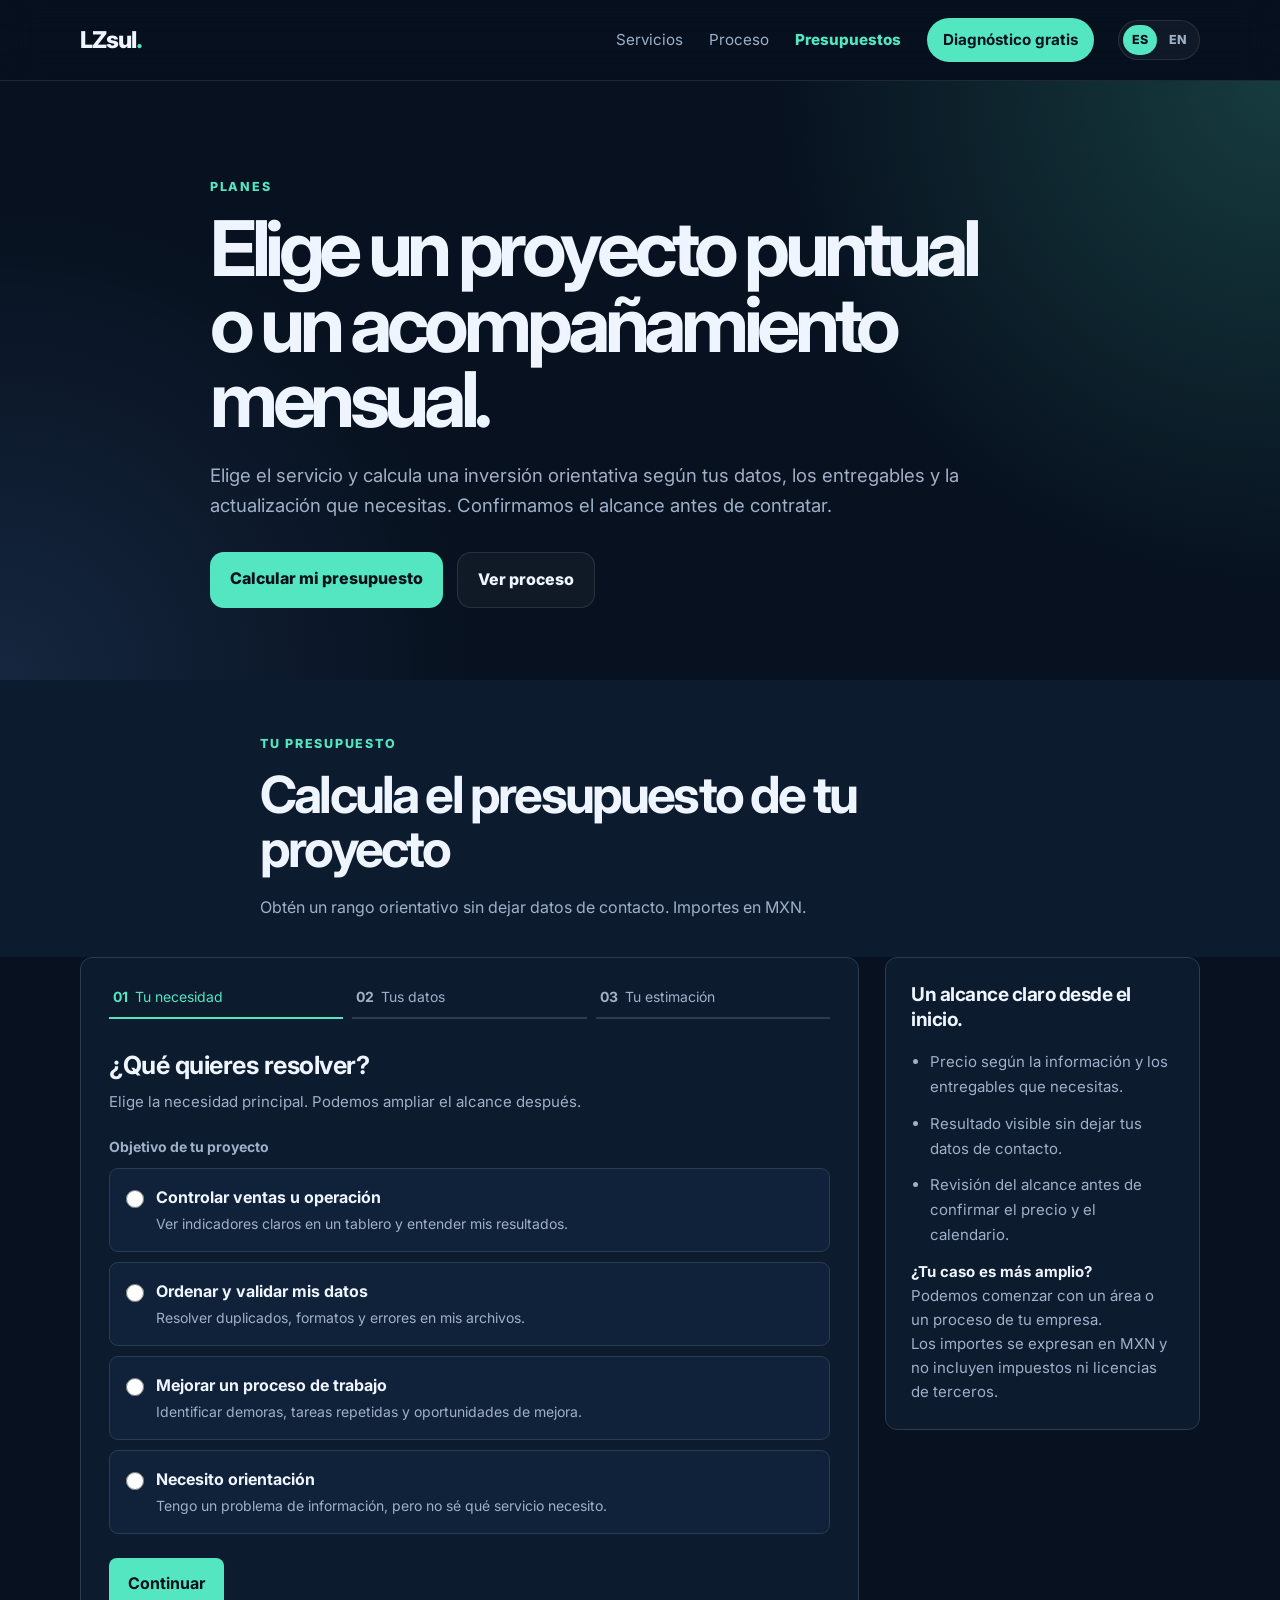
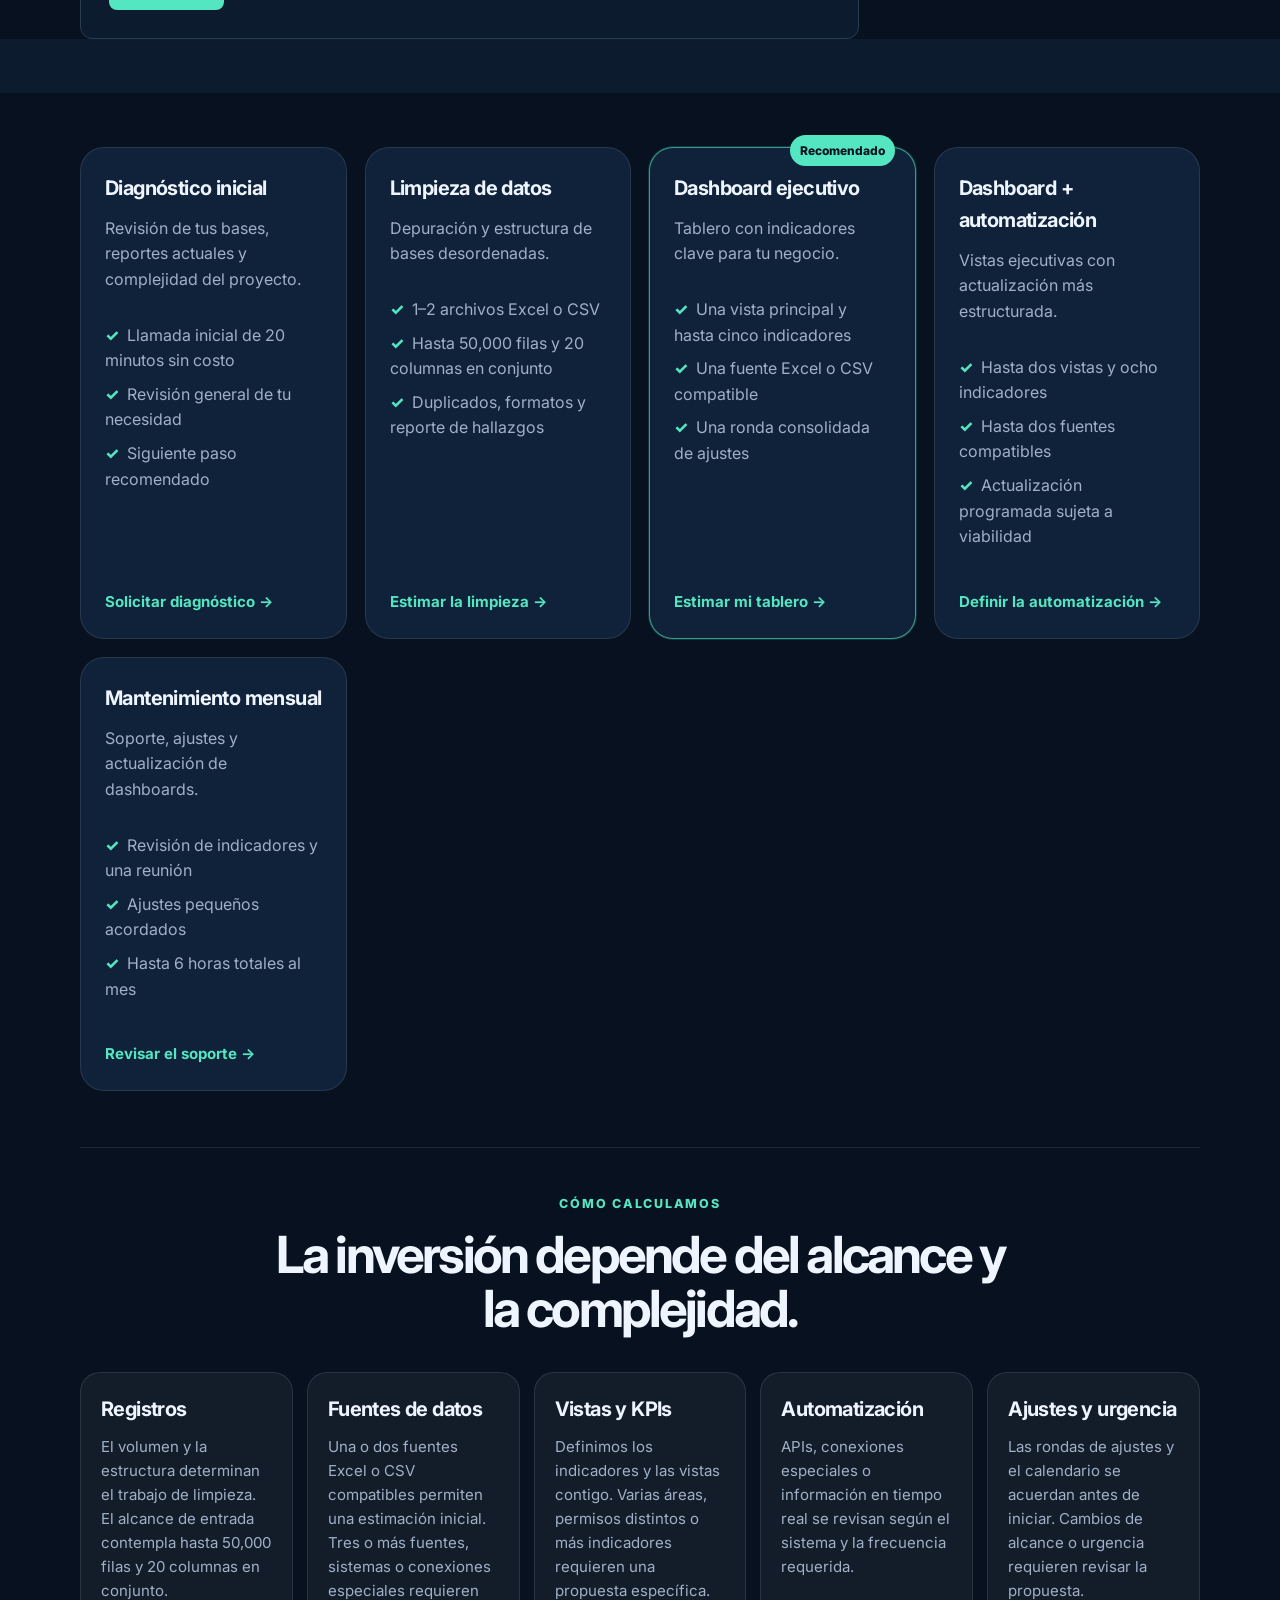
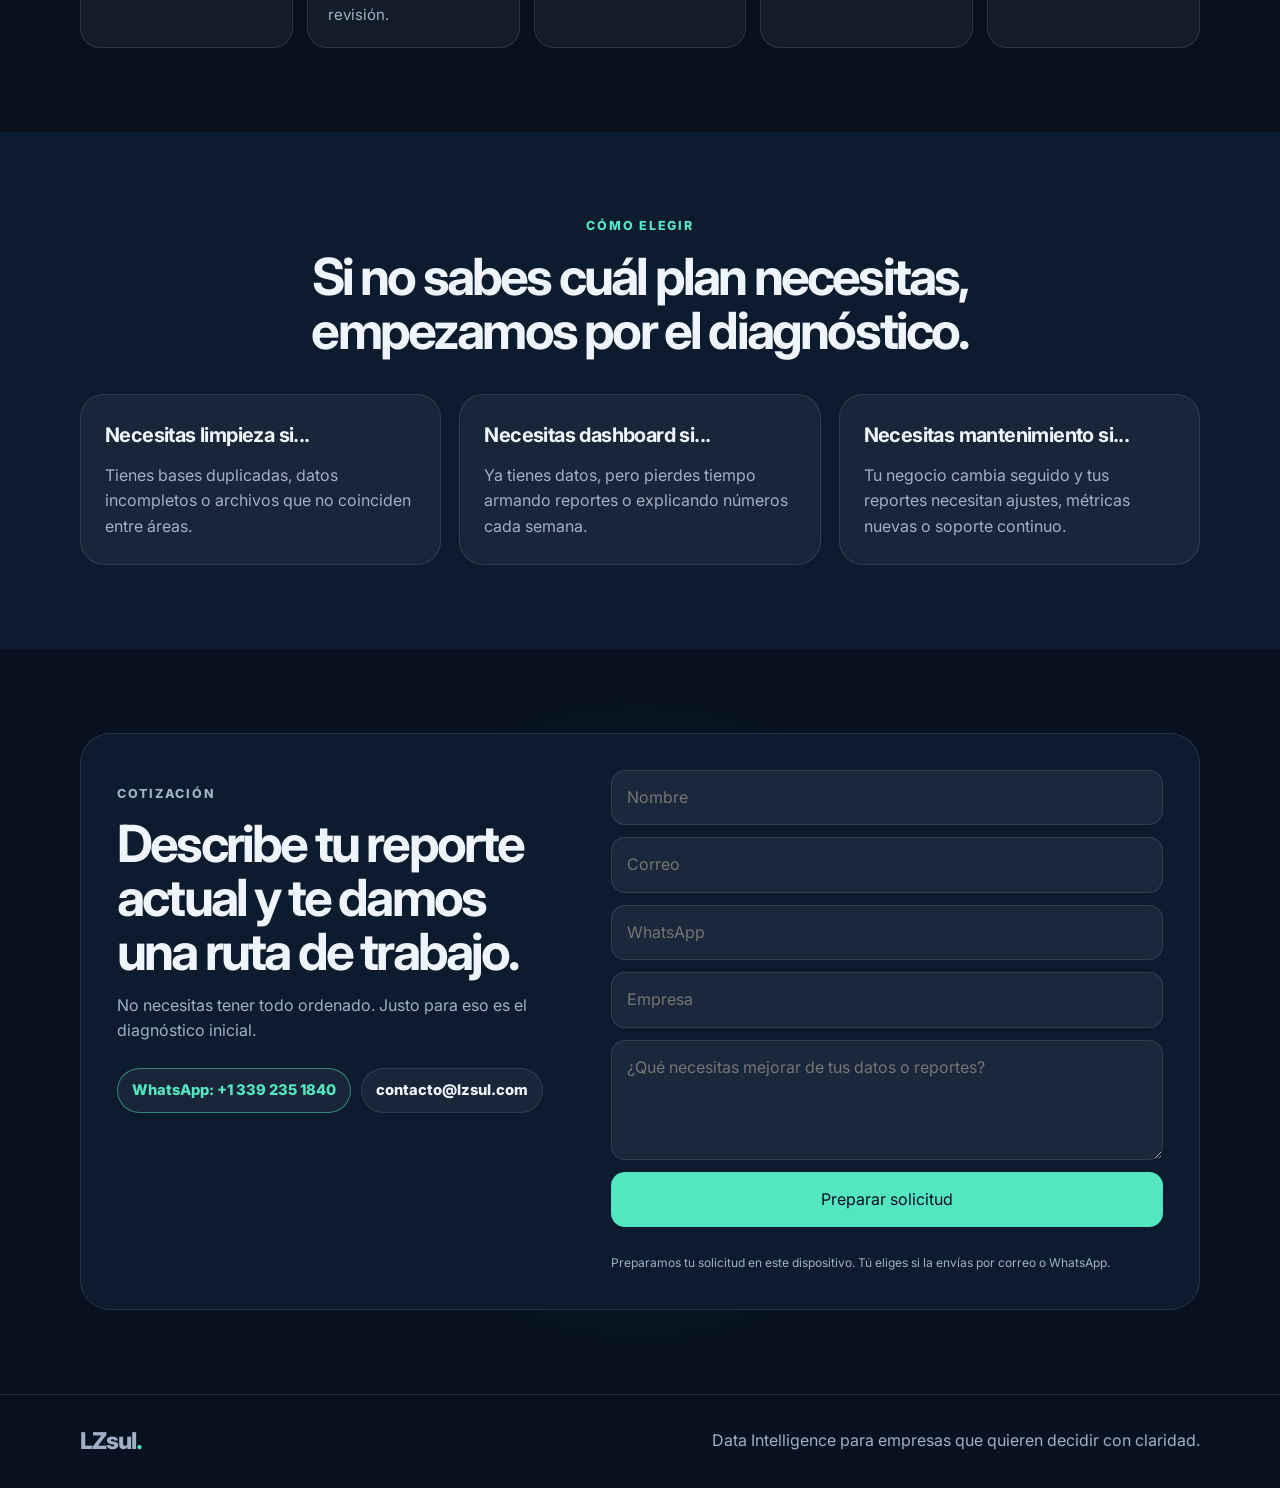
<file: planes.html>
<!DOCTYPE html>
<html lang="es">
<head>
  <meta charset="UTF-8" />
  <meta name="viewport" content="width=device-width, initial-scale=1.0" />
  <title>Planes y presupuestos | LZsul Data Intelligence</title>
    <style>:root {
  --bg: #07111f;
  --bg-soft: #0d1b2f;
  --card: #10223a;
  --text: #eef5ff;
  --muted: #9fb0c7;
  --accent: #54e6c1;
  --accent-2: #6aa8ff;
  --line: rgba(255,255,255,.1);
  --white: #ffffff;
}

* { box-sizing: border-box; margin: 0; padding: 0; }
html { scroll-behavior: smooth; }
body {
  font-family: 'Inter', sans-serif;
  background: var(--bg);
  color: var(--text);
  line-height: 1.6;
  overflow-x: hidden;
}

a { color: inherit; text-decoration: none; }
.container { width: min(1120px, 92%); margin: 0 auto; }

.navbar {
  position: sticky;
  top: 0;
  z-index: 100;
  background: rgba(7,17,31,.82);
  backdrop-filter: blur(18px);
  border-bottom: 1px solid var(--line);
}
.nav-content { display: flex; justify-content: space-between; align-items: center; gap: 24px; padding: 18px 0; }
.logo { font-weight: 800; font-size: 1.45rem; letter-spacing: -.04em; }
.logo span { color: var(--accent); }
nav { display: flex; gap: 26px; align-items: center; color: var(--muted); font-size: .95rem; margin-left: auto; }
nav a.active { color: var(--accent); font-weight: 800; }
.nav-cta { color: var(--bg); background: var(--accent); padding: 10px 16px; border-radius: 999px; font-weight: 700; }
.language-switch {
  display: inline-flex;
  align-items: center;
  gap: 4px;
  border: 1px solid var(--line);
  border-radius: 999px;
  padding: 4px;
  background: rgba(255,255,255,.04);
}
.language-switch a {
  display: inline-flex;
  align-items: center;
  justify-content: center;
  min-width: 34px;
  min-height: 30px;
  border-radius: 999px;
  color: var(--muted);
  font-size: .78rem;
  font-weight: 800;
}
.language-switch a.active {
  background: var(--accent);
  color: var(--bg);
}

.hero {
  min-height: min(690px, calc(100svh - 82px));
  padding: clamp(72px, 9vh, 108px) 0 clamp(58px, 8vh, 92px);
  display: flex;
  align-items: center;
  background:
    linear-gradient(90deg, rgba(7,17,31,.98) 0%, rgba(7,17,31,.88) 34%, rgba(7,17,31,.34) 72%, rgba(7,17,31,.12) 100%),
    linear-gradient(180deg, rgba(7,17,31,.18), rgba(7,17,31,.62)),
    radial-gradient(ellipse at 85% 30%, rgba(106,168,255,.22), transparent 65%);
  background-size: cover;
  background-position: center right;
}
.hero-grid { display: grid; grid-template-columns: minmax(0, 680px); gap: 0; align-items: center; }
.hero-copy { max-width: 680px; }
.eyebrow { color: var(--accent); font-weight: 800; text-transform: uppercase; font-size: .78rem; letter-spacing: .14em; margin-bottom: 14px; }
h1 { font-size: clamp(2.6rem, 6vw, 5rem); line-height: .98; letter-spacing: -.07em; max-width: 780px; }
h2 { font-size: clamp(2rem, 4vw, 3.2rem); line-height: 1.05; letter-spacing: -.055em; }
h3 { font-size: 1.25rem; letter-spacing: -.03em; }
.hero-text { color: #c5d6ee; font-size: 1.13rem; margin: 26px 0 34px; max-width: 640px; }
.hero-actions { display: flex; gap: 14px; flex-wrap: wrap; }
.btn { padding: 14px 20px; border-radius: 14px; font-weight: 800; display: inline-flex; }
.primary { background: var(--accent); color: #061018; }
.secondary { border: 1px solid var(--line); color: var(--text); background: rgba(255,255,255,.04); }
.trust-row { display: flex; gap: 12px; flex-wrap: wrap; margin-top: 28px; color: var(--muted); font-size: .9rem; }
.trust-row span { border: 1px solid rgba(255,255,255,.16); border-radius: 999px; padding: 8px 12px; background: rgba(7,17,31,.54); backdrop-filter: blur(10px); }

section { padding: 84px 0; }
.split { display: grid; grid-template-columns: .9fr 1.1fr; gap: 60px; align-items: start; }
.split p:last-child { color: var(--muted); font-size: 1.1rem; }
.problem, .process, .home-summary { background: var(--bg-soft); }
.data-safety { background: var(--bg); }
.section-heading { max-width: 760px; margin-bottom: 36px; }
.center { text-align: center; margin-left: auto; margin-right: auto; }
.service-grid { display: grid; grid-template-columns: repeat(4, 1fr); gap: 18px; }
.service-card, .step, .price-card { background: var(--card); border: 1px solid var(--line); border-radius: 24px; padding: 24px; }
.service-card.featured, .price-card.popular { border-color: rgba(84,230,193,.62); box-shadow: 0 0 0 1px rgba(84,230,193,.18); }
.service-card p, .step p, .price-card p { color: var(--muted); margin: 12px 0; }
ul { list-style: none; display: grid; gap: 8px; margin-top: 18px; color: var(--muted); }
li::before { content: '✓'; color: var(--accent); margin-right: 8px; font-weight: 800; }
.pill-grid { display: flex; flex-wrap: wrap; justify-content: center; gap: 12px; }
.pill-grid span { background: rgba(255,255,255,.06); border: 1px solid var(--line); border-radius: 999px; padding: 12px 16px; color: var(--muted); }
.steps { display: grid; grid-template-columns: repeat(4, 1fr); gap: 18px; }
.step span { color: var(--accent); font-weight: 800; }
.price-grid { display: grid; grid-template-columns: repeat(auto-fit, minmax(210px, 1fr)); gap: 18px; }
.price-card { position: relative; }
.price-card strong { display: block; font-size: 1.8rem; margin: 18px 0 2px; letter-spacing: -.04em; }
.price-card span { color: var(--muted); }
.badge { position: absolute; top: -13px; right: 20px; background: var(--accent); color: var(--bg); padding: 6px 10px; border-radius: 999px; font-size: .75rem; font-weight: 800; }
.pricing-method {
  margin-top: 56px;
  padding-top: 46px;
  border-top: 1px solid var(--line);
}
.method-grid {
  display: grid;
  grid-template-columns: repeat(5, 1fr);
  gap: 14px;
}
.method-grid article {
  background: rgba(255,255,255,.05);
  border: 1px solid var(--line);
  border-radius: 20px;
  padding: 20px;
}
.method-grid p {
  color: var(--muted);
  margin-top: 10px;
  font-size: .94rem;
}
.summary-list { display: grid; gap: 14px; }
.summary-list article,
.path-card {
  background: rgba(255,255,255,.05);
  border: 1px solid var(--line);
  border-radius: 22px;
  padding: 22px;
}
.summary-list span,
.path-card span {
  color: var(--accent);
  font-size: .82rem;
  font-weight: 800;
}
.summary-list h3,
.path-card h3 { margin-top: 8px; }
.summary-list p,
.path-card p {
  color: var(--muted);
  margin-top: 8px;
}
.path-grid {
  display: grid;
  grid-template-columns: repeat(3, 1fr);
  gap: 18px;
}
.path-card {
  min-height: 230px;
  display: flex;
  flex-direction: column;
}
.path-card.featured {
  border-color: rgba(84,230,193,.62);
  box-shadow: 0 0 0 1px rgba(84,230,193,.18);
}
.path-card a {
  color: var(--accent);
  font-weight: 800;
  margin-top: auto;
}
.cta { background: radial-gradient(circle at center, rgba(84,230,193,.13), transparent 45%); }
.cta-box { display: grid; grid-template-columns: .9fr 1.1fr; gap: 42px; background: var(--bg-soft); border: 1px solid var(--line); border-radius: 30px; padding: 36px; }
.cta-box p { color: var(--muted); margin-top: 14px; }
.contact-form { display: grid; gap: 12px; }
.direct-contact { display: flex; flex-wrap: wrap; gap: 10px; margin-top: 24px; }
.direct-contact a {
  display: inline-flex;
  align-items: center;
  min-height: 44px;
  border: 1px solid var(--line);
  border-radius: 999px;
  padding: 10px 14px;
  color: var(--text);
  background: rgba(255,255,255,.05);
  font-size: .92rem;
  font-weight: 800;
}
.direct-contact a:first-child {
  border-color: rgba(84,230,193,.5);
  color: var(--accent);
}
input, textarea { width: 100%; border: 1px solid var(--line); background: rgba(255,255,255,.06); color: var(--white); padding: 14px 15px; border-radius: 14px; font-family: inherit; }
textarea { min-height: 120px; resize: vertical; }
button { border: none; background: var(--accent); color: var(--bg); padding: 15px; border-radius: 14px; font-weight: 800; cursor: pointer; }
footer { border-top: 1px solid var(--line); padding: 28px 0; }
.footer-content { display: flex; justify-content: space-between; align-items: center; color: var(--muted); }

.section-actions { margin-top: 28px; display: flex; justify-content: flex-start; }
.section-actions.center { justify-content: center; }
.compact-grid { grid-template-columns: repeat(3, 1fr); }

.page-hero {
  padding: 96px 0 72px;
  background:
    radial-gradient(circle at top right, rgba(84,230,193,.2), transparent 36%),
    radial-gradient(circle at bottom left, rgba(106,168,255,.14), transparent 34%);
}
.page-intro { max-width: 860px; }
.page-intro h1 { margin-bottom: 24px; }
.page-intro > p:not(.eyebrow) { color: var(--muted); font-size: 1.16rem; max-width: 760px; margin-bottom: 32px; }

.detail-grid { display: grid; grid-template-columns: repeat(2, 1fr); gap: 18px; }
.detail-card {
  background: var(--card);
  border: 1px solid var(--line);
  border-radius: 24px;
  padding: 28px;
}
.detail-card.featured {
  border-color: rgba(84,230,193,.62);
  box-shadow: 0 0 0 1px rgba(84,230,193,.18);
}
.detail-card p { color: var(--muted); margin-top: 12px; }
.detail-number {
  display: inline-block;
  color: var(--accent);
  font-weight: 800;
  margin-bottom: 18px;
}
.stack-list { display: grid; gap: 14px; }
.stack-list p {
  background: rgba(255,255,255,.05);
  border: 1px solid var(--line);
  border-radius: 18px;
  color: var(--muted);
  padding: 18px;
}

.timeline { display: grid; gap: 18px; }
.timeline-step {
  display: grid;
  grid-template-columns: 90px 1fr;
  gap: 24px;
  align-items: start;
  background: var(--card);
  border: 1px solid var(--line);
  border-radius: 24px;
  padding: 26px;
}
.timeline-step span {
  color: var(--accent);
  font-size: 1.4rem;
  font-weight: 800;
}
.route-label {
  display: inline-flex;
  width: fit-content;
  color: var(--bg);
  background: var(--accent);
  border-radius: 999px;
  padding: 5px 10px;
  font-size: .76rem;
  font-weight: 800;
  margin-bottom: 10px;
}
.timeline-step p { color: var(--muted); margin-top: 10px; }

.comparison-grid { display: grid; grid-template-columns: repeat(3, 1fr); gap: 18px; }
.comparison-grid article {
  background: rgba(255,255,255,.05);
  border: 1px solid var(--line);
  border-radius: 24px;
  padding: 24px;
}
.comparison-grid p { color: var(--muted); margin-top: 12px; }

.safety-grid { display: grid; gap: 14px; }
.safety-grid article {
  background: rgba(255,255,255,.05);
  border: 1px solid var(--line);
  border-radius: 20px;
  padding: 20px;
}
.safety-grid span {
  color: var(--accent);
  font-size: .82rem;
  font-weight: 800;
}
.safety-grid h3 { margin-top: 8px; }
.safety-grid p { color: var(--muted); margin-top: 8px; }

@media (max-width: 900px) {
  .nav-content { flex-wrap: wrap; gap: 12px; padding: 14px 0; }
  .logo { order: 1; }
  .language-switch { order: 2; margin-left: auto; }
  nav {
    order: 3;
    width: 100%;
    display: grid;
    grid-template-columns: repeat(4, minmax(0, 1fr));
    gap: 8px;
    font-size: .86rem;
  }
  nav a {
    display: flex;
    align-items: center;
    justify-content: center;
    min-height: 38px;
    padding: 8px 10px;
    border: 1px solid var(--line);
    border-radius: 999px;
    background: rgba(255,255,255,.04);
    text-align: center;
  }
  .nav-cta { border-color: transparent; }
  .hero-grid, .split, .cta-box { grid-template-columns: 1fr; }
  .service-grid, .steps, .price-grid, .detail-grid, .comparison-grid, .method-grid, .path-grid { grid-template-columns: repeat(2, 1fr); }
}
@media (max-width: 620px) {
  .container { width: calc(100% - 32px); }
  nav { grid-template-columns: repeat(2, minmax(0, 1fr)); }
  nav a { min-width: 0; }
  .service-grid, .steps, .price-grid, .detail-grid, .comparison-grid, .method-grid, .path-grid { grid-template-columns: 1fr; }
  .footer-content { flex-direction: column; gap: 10px; text-align: center; }
  .timeline-step { grid-template-columns: 1fr; gap: 10px; }
  .hero {
    min-height: auto;
    padding: 58px 0 48px;
    background:
      linear-gradient(180deg, rgba(7,17,31,.86) 0%, rgba(7,17,31,.96) 58%, rgba(7,17,31,.98) 100%),
      radial-gradient(ellipse at 85% 30%, rgba(106,168,255,.22), transparent 65%);
    background-size: auto 100%, cover;
    background-position: center, 62% center;
  }
  .hero-grid { gap: 42px; }
  .eyebrow { font-size: .72rem; letter-spacing: .1em; overflow-wrap: anywhere; }
  h1 { font-size: 2.55rem; letter-spacing: -.055em; }
  .hero-text { font-size: 1.03rem; margin: 22px 0 28px; }
  .btn { width: 100%; justify-content: center; text-align: center; }
}
</style>
  <style>/* New components use the existing site palette and typography. */
[hidden]{display:none!important}
html{scroll-padding-top:115px}
button,input,select,textarea{font:inherit}
a:focus-visible,button:focus-visible,input:focus-visible,select:focus-visible,textarea:focus-visible{outline:3px solid var(--accent-2);outline-offset:4px}
.skip-link{position:absolute;left:16px;top:-100px;z-index:200;background:var(--accent);color:var(--bg);padding:12px;border-radius:8px}
.skip-link:focus{top:8px}
.page-index .hero-grid{grid-template-columns:minmax(0,1.1fr) minmax(0,1fr);gap:44px}
.page-index .hero h1{font-size:clamp(2.6rem,4.4vw,4rem);line-height:1.04;letter-spacing:-.055em}
.page-index .hero-text{margin-bottom:16px}
.hero-outcome{color:var(--accent);font-weight:700;margin-bottom:26px;font-size:1.05rem}
.hero-demo{min-width:0}
.dashboard{padding:0;border:1px solid #314b60;border-radius:24px;background:var(--bg-soft);overflow:hidden;box-shadow:0 24px 70px rgba(0,0,0,.2)}
.dash-top{padding:19px 22px 15px;display:flex;justify-content:space-between;align-items:center;gap:14px;border-bottom:1px solid var(--line)}
.dash-top b{font-size:14px}.dash-top span{font-size:10px;letter-spacing:1px;color:var(--muted);white-space:nowrap}
.dash-tabs{display:flex;gap:6px;padding:15px 20px 0}
.dash-tabs button{background:transparent;border:1px solid transparent;border-radius:999px;color:var(--muted);font-size:12px;padding:6px 13px;min-height:36px}
.dash-tabs button[aria-selected=true]{color:var(--accent);border-color:#3d736c;background:#14332f}
.dash-body{padding:21px 22px 18px}.dash-stats{display:grid;grid-template-columns:1.2fr 1fr;gap:20px}
.dash-label{font-size:12px;color:var(--muted)}.dash-value{font-size:32px;letter-spacing:-1.5px;font-weight:700;line-height:1.2;margin:6px 0}.dash-value.small{font-size:27px}.dash-note{font-size:11px;color:var(--accent)}
.chart{height:163px;margin-top:17px}.chart svg{width:100%;height:100%;display:block;overflow:visible}
.dash-bottom{padding-top:13px;border-top:1px solid var(--line);display:flex;align-items:flex-start;gap:10px;color:#d1dfed;font-size:12px}
.dash-bottom i{display:inline-flex;flex:none;width:24px;height:24px;border-radius:50%;align-items:center;justify-content:center;background:#203f3d;color:var(--accent);font-style:normal;font-weight:700}
.demo-caption{font-size:11px;color:var(--muted);margin-top:12px;text-align:center;line-height:1.5}
.page-index .path-grid{grid-template-columns:repeat(4,minmax(0,1fr))}.path-card p{margin-bottom:22px}
.deliver{background:var(--bg-soft)}.deliver-grid{display:grid;grid-template-columns:.88fr 1.12fr;gap:70px;align-items:start}.deliver-copy>p:not(.eyebrow){color:var(--muted);margin:22px 0 26px}
.deliver-list{list-style:none;padding:0;margin:0;gap:0}.deliver-list li{display:grid;grid-template-columns:36px 1fr;gap:15px;padding:23px 0;border-bottom:1px solid var(--line)}.deliver-list li::before{content:none}.deliver-list li:first-child{padding-top:0}.deliver-list li:last-child{border:0;padding-bottom:0}.check{border:1px solid #3d7065;border-radius:8px;display:flex;align-items:center;justify-content:center;width:32px;height:32px;color:var(--accent);font-size:15px}.deliver-list b{font-size:17px;color:var(--text)}.deliver-list p{font-size:14px;color:var(--muted);margin-top:6px}
.budget-bridge{padding:54px 0}.budget-banner{display:grid;grid-template-columns:1fr auto;gap:30px;align-items:center;padding:36px;border:1px solid #3e766a;border-radius:24px;background:#112e2c}.budget-banner h2{font-size:clamp(1.9rem,3vw,2.5rem);max-width:650px}.budget-banner p:not(.eyebrow){margin-top:16px;color:#b4cdc7;font-size:15px}
.service-link{display:inline-flex;align-items:center;min-height:44px;color:var(--accent);font-weight:700;margin-top:22px;font-size:.94rem}
.scope-note{color:var(--muted);border-left:3px solid var(--accent);padding:0 0 0 20px;margin-bottom:32px;max-width:780px}
.budget-section{padding-top:54px;padding-bottom:54px;background:var(--bg-soft)}.section-description{margin-top:20px;color:var(--muted)}.price-card{display:flex;flex-direction:column}.price-card .service-link{margin-top:auto;padding-top:24px}.price-card ul{margin-bottom:16px}.page-planes .pricing{padding-top:54px}
.contact-note{color:var(--muted);font-size:12px;line-height:1.6}.contact-result{border-top:1px solid var(--line);padding-top:20px}.contact-result pre{white-space:pre-wrap;overflow-wrap:anywhere;background:var(--bg);color:var(--text);padding:18px;border:1px solid var(--line);border-radius:14px;font:14px/1.6 Inter,Arial,sans-serif;margin:18px 0}.contact-actions{display:flex;gap:10px;flex-wrap:wrap}.contact-actions .btn{font-size:13px;min-height:44px;padding:12px 16px}
@media(max-width:1100px){.page-index .hero-grid{gap:28px}.dash-value{font-size:28px}.dash-value.small{font-size:24px}.page-index .path-grid{grid-template-columns:repeat(2,minmax(0,1fr))}}
@media(max-width:900px){html{scroll-padding-top:155px}.page-index .hero-grid{grid-template-columns:1fr;gap:38px}.hero-demo{max-width:640px;width:100%}.deliver-grid{grid-template-columns:1fr;gap:36px}.budget-banner{grid-template-columns:1fr}.budget-banner .btn{justify-self:start}.split{gap:34px}}
@media(max-width:620px){html{scroll-padding-top:190px}section{padding:54px 0}.page-index .path-grid{grid-template-columns:1fr}.page-index .hero h1{font-size:2.55rem}.dash-top{padding:16px;flex-wrap:wrap;gap:6px}.dash-body{padding:18px 14px}.dash-tabs{padding-inline:14px;gap:3px}.dash-tabs button{padding:7px 10px}.dash-stats{gap:12px}.dash-value{font-size:29px}.dash-value.small{font-size:24px}.budget-banner{padding:26px}.cta-box{padding:24px;gap:28px}.page-hero{padding:60px 0 48px}.detail-card h2,.timeline-step h2{font-size:1.9rem}.contact-actions .btn{flex:1;white-space:normal}}
@media(prefers-reduced-motion:reduce){html{scroll-behavior:auto}}
</style>
  <link rel="preconnect" href="https://fonts.googleapis.com">
  <link rel="preconnect" href="https://fonts.gstatic.com" crossorigin>
  <link href="https://fonts.googleapis.com/css2?family=Inter:wght@400;500;600;700;800&display=swap" rel="stylesheet">
  <style>.quote-app *{box-sizing:border-box}.quote-app{margin:0;background:var(--bg);color:var(--text);font:16px/1.6 Inter,Arial,sans-serif}.quote-app button,.quote-app input,.quote-app select,.quote-app textarea{font:inherit}.quote-app button,.quote-app a,.quote-app input,.quote-app select{touch-action:manipulation}.quote-app button{cursor:pointer}.quote-app a{color:var(--accent)}.quote-app button:focus-visible,.quote-app a:focus-visible,.quote-app input:focus-visible,.quote-app select:focus-visible,.quote-app textarea:focus-visible{outline:3px solid var(--blue);outline-offset:4px}.quote-app [hidden]{display:none!important}.quote-app .wrap{width:min(1120px,calc(100% - 40px));margin:auto}.quote-app header{border-bottom:1px solid var(--line)}.quote-app .nav{min-height:82px;display:flex;align-items:center;justify-content:space-between;gap:20px}.quote-app .logo{font-size:25px;font-weight:800;letter-spacing:-1px;color:var(--text);text-decoration:none}.quote-app .logo span{color:var(--accent)}.quote-app .badge{font-size:14px;color:var(--muted);border:1px solid var(--line);padding:5px 12px;border-radius:30px}.quote-app .intro{padding:36px 0 24px}.quote-app .intro h1{font-size:clamp(29px,4vw,42px);line-height:1.12;letter-spacing:-1.4px;margin:0 0 12px}.quote-app .intro p{margin:0;color:var(--muted);max-width:750px}.quote-app .layout{display:grid;grid-template-columns:minmax(0,1fr) 315px;gap:26px;align-items:start;margin-bottom:40px}.quote-app .panel,.quote-app .aside{border:1px solid var(--line);background:var(--surface);border-radius:20px}.quote-app .panel{padding:28px}.quote-app .aside{padding:25px;position:sticky;top:22px}.quote-app .aside h2{margin:0 0 14px;font-size:19px}.quote-app .aside p{font-size:15px;color:var(--muted)}.quote-app .aside strong{color:var(--text)}.quote-app .aside ul{padding-left:19px;color:var(--muted);font-size:15px}.quote-app .aside li{margin:12px 0}.quote-app .stepnav{display:flex;padding:0;margin:0 0 30px;list-style:none;gap:9px;flex-wrap:wrap}.quote-app .stepnav li{font-size:14px;color:var(--muted);border-bottom:2px solid var(--line);padding:0 4px 9px;flex:1;white-space:nowrap}.quote-app .stepnav li[aria-current=step]{border-color:var(--accent);color:var(--accent)}.quote-app .stepnav b{margin-right:7px}.quote-app h2{font-size:24px;line-height:1.3;margin:0 0 8px;letter-spacing:-.5px}.quote-app .help{color:var(--muted);font-size:15px;margin:0 0 22px}.quote-app fieldset{padding:0;border:0;margin:0 0 24px;min-width:0}.quote-app legend{font-size:16px;font-weight:700;margin:0 0 10px;padding:0;float:none}.quote-app .choices{display:grid;gap:10px}.quote-app .choice{display:flex;align-items:flex-start;gap:12px;padding:16px;border:1px solid var(--line);border-radius:12px;cursor:pointer;background:var(--card)}.quote-app .choice:has(input:checked){border-color:var(--accent);box-shadow:inset 0 0 0 1px var(--accent);background:#12332f}.quote-app .choice input{margin:5px 0 0;accent-color:var(--accent);width:18px;height:18px;flex-shrink:0}.quote-app .choice b{display:block;font-size:16px}.quote-app .choice small{display:block;color:var(--muted);font-size:14px;margin-top:2px}.quote-app .field{margin:0 0 21px}.quote-app .field label{font-weight:700;display:block;margin-bottom:8px}.quote-app .field small{display:block;font-size:14px;color:var(--muted);margin-top:7px}.quote-app select{width:100%;color:var(--text);background:var(--card);border:1px solid #496079;border-radius:10px;min-height:50px;padding:10px 35px 10px 12px}.quote-app option{background:var(--card)}.quote-app .buttons{display:flex;gap:12px;align-items:center;margin-top:24px;flex-wrap:wrap}.quote-app .btn{display:inline-flex;justify-content:center;align-items:center;border:1px solid transparent;background:var(--accent);color:#061018;text-decoration:none;padding:12px 18px;border-radius:11px;font-weight:700;min-height:49px;text-align:center}.quote-app .btn.secondary{background:transparent;color:var(--text);border-color:#496079}.quote-app .btn.quiet{background:transparent;color:var(--muted);padding-inline:5px}.quote-app .error{color:#ffd2cd;background:#41252d;padding:12px;border-radius:8px;margin-top:15px}.quote-app .kicker{color:var(--accent);font-size:14px;font-weight:700;margin:0 0 7px}.quote-app .price{font-size:clamp(29px,4vw,40px);letter-spacing:-1.1px;font-weight:800;line-height:1.15;margin:14px 0 6px;overflow-wrap:anywhere}.quote-app .price-sub{color:var(--muted);font-size:14px;margin:0 0 24px}.quote-app .resultbox{border:1px solid #3b7469;border-radius:15px;padding:24px;background:#102c2b;margin-top:22px}.quote-app .resultbox h3{font-size:18px;margin:0 0 12px}.quote-app .resultbox ul{padding-left:21px;margin:0;color:#dbeae9}.quote-app .resultbox li{margin:7px 0}.quote-app .subsection{border-top:1px solid var(--line);margin-top:24px;padding-top:21px}.quote-app .subsection h3{font-size:17px;margin:0 0 10px}.quote-app .subsection p{color:var(--muted);font-size:15px;margin:9px 0}.quote-app #reviewNotes{margin:12px 0 0;padding-left:20px;color:var(--muted);font-size:15px}.quote-app .support{display:flex;align-items:flex-start;gap:12px;cursor:pointer;padding:16px;border:1px solid var(--line);border-radius:12px}.quote-app .support input{accent-color:var(--accent);width:19px;height:19px;margin-top:4px;flex-shrink:0}.quote-app .support small{display:block;font-size:14px;color:var(--muted)}.quote-app .support strong{color:var(--accent)}.quote-app details{margin-top:22px}.quote-app summary{cursor:pointer;color:var(--text);font-size:15px}.quote-app .answers{display:grid;grid-template-columns:1fr 1.4fr;gap:8px 15px;font-size:14px;margin:15px 0}.quote-app .answers dt{color:var(--muted)}.quote-app .answers dd{margin:0;overflow-wrap:anywhere}.quote-app #status{font-size:14px;color:var(--accent);min-height:22px}.quote-app .fine{font-size:14px;color:var(--muted)}.quote-app footer{border-top:1px solid var(--line);padding:24px 0;color:var(--muted);font-size:14px}.quote-app .foot{display:flex;justify-content:space-between;gap:15px;flex-wrap:wrap}.quote-app #rawSummary{width:100%;min-height:250px;background:var(--bg);border:1px solid var(--line);color:var(--text);padding:12px;border-radius:8px;font-size:14px}.quote-app noscript{display:block;background:#41252d;padding:20px}.quote-app .mobile-result{display:none}@media(max-width:850px){.quote-app .layout{grid-template-columns:1fr}.quote-app .aside{position:static}.quote-app .aside ul{margin-bottom:0}.quote-app .intro{padding-top:28px}.quote-app .panel{padding:22px}.quote-app .aside{padding:22px}.quote-app .nav{min-height:72px}}@media(max-width:450px){.quote-app .wrap{width:calc(100% - 28px)}.quote-app .panel{padding:18px}.quote-app .stepnav{gap:5px}.quote-app .stepnav li{font-size:12px;white-space:normal}.quote-app .stepnav b{margin-right:4px}.quote-app .badge{font-size:12px;padding:4px 8px}.quote-app .buttons .btn{flex-grow:1}.quote-app .answers{grid-template-columns:1fr;gap:3px}.quote-app .answers dd{margin-bottom:9px}.quote-app .resultbox{padding:18px}}@media print{.quote-app{color:#14283f;background:white;font-size:11pt}.quote-app .wrap{width:100%}.quote-app header,.quote-app .intro,.quote-app .aside,.quote-app .stepnav,.quote-app footer,.quote-app .buttons,.quote-app .support,.quote-app .fine,.quote-app #status,.quote-app details{display:none!important}.quote-app .layout{display:block}.quote-app .panel{border:0;padding:0;background:white}.quote-app .price,.quote-app .kicker{color:#14283f}.quote-app .price-sub,.quote-app .subsection p,.quote-app #reviewNotes,.quote-app .resultbox ul{color:#263f55}.quote-app .resultbox{background:#f1f6f5;border-color:#bccdc8;break-inside:avoid}.quote-app .subsection{break-inside:avoid}.quote-app #summary{display:block!important}.quote-app #step1,.quote-app #step2{display:none!important}.quote-app .print-brand{display:block!important;font-size:20pt;font-weight:bold;margin-bottom:20px}}.quote-app{--surface:#0d1b2f;--card:#10223a;--accent:#54e6c1;--line:#2a3c51;--blue:#6aa8ff}.quote-app .wrap{width:min(1180px,calc(100% - 64px))}.quote-app .aside{top:105px}.quote-app .panel,.quote-app .aside{border-radius:12px}.quote-app .btn{border-radius:8px}.quote-app .choice{border-radius:9px}.quote-app .stepnav li{font-size:14px}.quote-app .aside ul{line-height:1.65}.quote-app .print-brand{display:none}.quote-app .panel h2{font-size:25px}.quote-app #monthlyLine{color:var(--text)}
@media(max-width:850px){.quote-app .aside{position:static}}
@media(max-width:760px){.quote-app .wrap{width:calc(100% - 36px)}.quote-app .panel{padding:22px}.quote-app .stepnav li{font-size:12px;white-space:normal}.quote-app .stepnav b{display:block}}
@media(max-width:370px){.quote-app .panel{padding:17px}.quote-app .price{font-size:29px}}

/* Reset the original site section/list/input rules inside the estimator. */
.quote-app section:not(.panel){padding:0}.quote-app li::before{content:none}.quote-app ul{display:block;list-style:disc;gap:0}.quote-app .stepnav{list-style:none}.quote-app input[type=radio],.quote-app input[type=checkbox]{padding:0;background:transparent;border:initial;border-radius:initial}.quote-app .layout{margin-bottom:0}.quote-app .aside{top:120px}
@media(max-width:900px){.quote-app .aside{position:static}.quote-app .layout{grid-template-columns:1fr}}
</style>
</head>
<body class="page-planes">
  <a class="skip-link" href="#contenido">Saltar al contenido</a>
  <header class="navbar">
    <div class="container nav-content">
      <a href="index.html" class="logo">LZsul<span>.</span></a>
      <nav aria-label="Navegación principal">
        <a href="servicios.html">Servicios</a>
        <a href="proceso.html">Proceso</a>
        <a href="planes.html" class="active">Presupuestos</a>
        <a href="index.html#contacto" class="nav-cta">Diagnóstico gratis</a>
      </nav>
      <div class="language-switch" aria-label="Selector de idioma">
        <a href="planes.html" class="active">ES</a>
        <a href="planes-en.html">EN</a>
      </div>
    </div>
  </header>

  <main id="contenido">
    <section class="page-hero">
      <div class="container page-intro">
        <p class="eyebrow">Planes</p>
        <h1>Elige un proyecto puntual o un acompañamiento mensual.</h1>
        <p>Elige el servicio y calcula una inversión orientativa según tus datos, los entregables y la actualización que necesitas. Confirmamos el alcance antes de contratar.</p>
        <div class="hero-actions">
          <a href="#cotizador" class="btn primary">Calcular mi presupuesto</a>
          <a href="proceso.html" class="btn secondary">Ver proceso</a>
        </div>
      </div>
    </section>

    <section id="cotizador" class="budget-section" aria-labelledby="quote-title"><div class="container section-heading"><p class="eyebrow">Tu presupuesto</p><h2 id="quote-title">Calcula el presupuesto de tu proyecto</h2><p class="section-description">Obtén un rango orientativo sin dejar datos de contacto. Importes en MXN.</p></div><div class="quote-app"><div class="container">

 <noscript>Este cotizador necesita JavaScript. Puedes escribir a <a href="mailto:contacto@lzsul.com">contacto@lzsul.com</a> para revisar tu proyecto.</noscript>
 <div class="layout">
  <section class="panel" aria-label="Cotizador de proyectos">
   <ol class="stepnav" aria-label="Avance"><li id="nav1" aria-current="step"><b>01</b>Tu necesidad</li><li id="nav2"><b>02</b>Tus datos</li><li id="nav3"><b>03</b>Tu estimación</li></ol>
   <form id="quoteForm" novalidate>
    <section id="step1" aria-labelledby="heading1">
     <h2 id="heading1" tabindex="-1">¿Qué quieres resolver?</h2><p class="help">Elige la necesidad principal. Podemos ampliar el alcance después.</p>
     <fieldset><legend class="fine">Objetivo de tu proyecto</legend><div class="choices">
      <label class="choice"><input type="radio" name="service" value="control"><span><b>Controlar ventas u operación</b><small>Ver indicadores claros en un tablero y entender mis resultados.</small></span></label>
      <label class="choice"><input type="radio" name="service" value="cleanup"><span><b>Ordenar y validar mis datos</b><small>Resolver duplicados, formatos y errores en mis archivos.</small></span></label>
      <label class="choice"><input type="radio" name="service" value="process"><span><b>Mejorar un proceso de trabajo</b><small>Identificar demoras, tareas repetidas y oportunidades de mejora.</small></span></label>
      <label class="choice"><input type="radio" name="service" value="unsure"><span><b>Necesito orientación</b><small>Tengo un problema de información, pero no sé qué servicio necesito.</small></span></label>
     </div></fieldset>
     <div class="buttons"><button type="button" class="btn" id="next">Continuar</button></div>
    </section>
    <section id="step2" hidden aria-labelledby="heading2">
     <h2 id="heading2" tabindex="-1">Cuéntanos sobre tus datos.</h2><p class="help">Si no conoces una respuesta, selecciona “No lo sé”.</p>
     <div class="field"><label for="origin">¿Dónde está tu información?</label><select id="origin" name="origin"><option value="">Selecciona una opción</option><option value="files">Excel o archivos CSV</option><option value="system">Un sistema, ERP o base de datos</option><option value="mixed">En archivos y sistemas diferentes</option><option value="unknown">No lo sé</option></select></div>
     <div class="field"><label for="sources">¿Cuántos archivos o fuentes hay que reunir?</label><select id="sources" name="sources"><option value="">Selecciona una opción</option><option value="1">Una fuente o archivo</option><option value="2">Dos fuentes o archivos</option><option value="3plus">Tres o más</option><option value="unknown">No lo sé</option></select><small>Por ejemplo: un archivo de ventas y otro de cobranza son dos fuentes.</small></div>
     <div class="field"><label for="quality">¿En qué estado están tus datos?</label><select id="quality" name="quality"><option value="">Selecciona una opción</option><option value="ready">Están ordenados y los totales coinciden</option><option value="cleanup">Hay duplicados o formatos por corregir</option><option value="conflicts">Los totales no coinciden o faltan datos importantes</option><option value="unknown">No lo sé; necesito que los revisen</option></select></div>
     <div id="controlFields">
      <div class="field"><label for="scope">¿Qué tan amplio necesitas el tablero?</label><select id="scope" name="scope"><option value="">Selecciona una opción</option><option value="base">Una vista principal, hasta 5 indicadores</option><option value="expanded">Hasta 2 vistas, con un máximo de 8 indicadores</option><option value="custom">Varias áreas, permisos distintos o más indicadores</option><option value="unknown">Necesito ayuda para definirlo</option></select><small>Un indicador puede ser ventas, margen por servicio o saldo pendiente de cobro.</small></div>
      <div class="field"><label for="refresh">¿Cómo quieres actualizar el tablero?</label><select id="refresh" name="refresh"><option value="">Selecciona una opción</option><option value="manual">Cargar los archivos cuando tenga un nuevo reporte</option><option value="scheduled">Actualizarlo automáticamente de forma programada</option><option value="realtime">Necesito información en tiempo real</option><option value="unknown">Quiero que me recomienden una opción</option></select></div>
     </div>
     <div id="volumeField" class="field" hidden><label for="volume">¿Qué tamaño tienen los archivos en conjunto?</label><select id="volume" name="volume"><option value="">Selecciona una opción</option><option value="small">Hasta 50,000 filas y 20 columnas</option><option value="large">Más filas o columnas</option><option value="unknown">No lo sé</option></select><small>Este límite define el alcance de entrada. La complejidad se confirma al revisar una muestra.</small></div>
     <div class="buttons"><button type="button" class="btn secondary" id="back">Atrás</button><button type="submit" class="btn">Ver mi estimación</button></div>
    </section>
    <div id="error" class="error" role="alert" hidden></div>
   </form>
   <section id="summary" hidden aria-labelledby="heading3">
    <div class="print-brand" hidden>LZSUL · Estimación de proyecto</div>
    <p class="kicker" id="resultLabel">Inversión inicial estimada</p><h2 id="heading3" tabindex="-1"></h2><p id="price" class="price"></p><p id="priceSub" class="price-sub"></p>
    <div class="resultbox"><h3 id="includesTitle">Qué contempla esta estimación</h3><ul id="includes"></ul></div>
    <ul id="reviewNotes"></ul>
    <div class="subsection" id="supportSection"><label class="support"><input id="support" type="checkbox"><span><b>Me interesa el seguimiento mensual</b><small><strong>$5,000 MXN al mes</strong>, adicional al proyecto. Revisión de indicadores, una reunión y ajustes pequeños, hasta 6 horas totales al mes.</small></span></label></div>
    <div class="subsection"><h3>El siguiente paso</h3><p id="nextStep"></p><p id="payment"></p><p id="monthlyLine" hidden></p></div>
    <details><summary>Revisar mis respuestas</summary><dl id="answers" class="answers"></dl></details>
    <div class="buttons"><a class="btn" id="email" href="mailto:contacto@lzsul.com">Preparar correo a LZSUL</a><a class="btn secondary" id="quoteWhatsapp" href="https://wa.me/13392351840" target="_blank" rel="noopener">Preparar WhatsApp</a><button class="btn secondary" type="button" id="copy">Copiar resumen</button></div>
    <p class="fine">Se abrirá el canal que elijas con tu resumen. Revisa el mensaje y envíalo desde tu aplicación.</p>
    <p id="status" role="status" aria-live="polite"></p><textarea id="rawSummary" aria-label="Resumen para copiar manualmente" readonly hidden></textarea>
    <div class="buttons"><button type="button" class="btn quiet" id="edit">Cambiar respuestas</button><button type="button" class="btn quiet" id="download">Descargar resumen</button></div>
   </section>
  </section>
  <aside class="aside"><h2>Un alcance claro desde el inicio.</h2><ul><li>Precio según la información y los entregables que necesitas.</li><li>Resultado visible sin dejar tus datos de contacto.</li><li>Revisión del alcance antes de confirmar el precio y el calendario.</li></ul><p><strong>¿Tu caso es más amplio?</strong><br>Podemos comenzar con un área o un proceso de tu empresa.</p><p class="fine">Los importes se expresan en MXN y no incluyen impuestos ni licencias de terceros.</p></aside>
 </div>
</div></div></section>
    <section class="pricing">
      <div class="container">
        <div class="price-grid">
          <article class="price-card">
            <h3>Diagnóstico inicial</h3>
            <p>Revisión de tus bases, reportes actuales y complejidad del proyecto.</p>

            <ul><li>Llamada inicial de 20 minutos sin costo</li><li>Revisión general de tu necesidad</li><li>Siguiente paso recomendado</li></ul>
          <a class="service-link" href="index.html#contacto">Solicitar diagnóstico →</a></article>
          <article class="price-card">
            <h3>Limpieza de datos</h3>
            <p>Depuración y estructura de bases desordenadas.</p>

            <ul><li>1–2 archivos Excel o CSV</li><li>Hasta 50,000 filas y 20 columnas en conjunto</li><li>Duplicados, formatos y reporte de hallazgos</li></ul>
          <a class="service-link" href="planes.html?servicio=cleanup#cotizador">Estimar la limpieza →</a></article>
          <article class="price-card popular">
            <div class="badge">Recomendado</div>
            <h3>Dashboard ejecutivo</h3>
            <p>Tablero con indicadores clave para tu negocio.</p>

            <ul><li>Una vista principal y hasta cinco indicadores</li><li>Una fuente Excel o CSV compatible</li><li>Una ronda consolidada de ajustes</li></ul>
          <a class="service-link" href="planes.html?servicio=control#cotizador">Estimar mi tablero →</a></article>
          <article class="price-card">
            <h3>Dashboard + automatización</h3>
            <p>Vistas ejecutivas con actualización más estructurada.</p>

            <ul><li>Hasta dos vistas y ocho indicadores</li><li>Hasta dos fuentes compatibles</li><li>Actualización programada sujeta a viabilidad</li></ul>
          <a class="service-link" href="planes.html?servicio=control#cotizador">Definir la automatización →</a></article>
          <article class="price-card">
            <h3>Mantenimiento mensual</h3>
            <p>Soporte, ajustes y actualización de dashboards.</p>

            <ul><li>Revisión de indicadores y una reunión</li><li>Ajustes pequeños acordados</li><li>Hasta 6 horas totales al mes</li></ul>
          <a class="service-link" href="index.html#contacto">Revisar el soporte →</a></article>
        </div>

        <div class="pricing-method">
          <div class="section-heading center">
            <p class="eyebrow">Cómo calculamos</p>
            <h2>La inversión depende del alcance y la complejidad.</h2>
          </div>
          <div class="method-grid">
            <article>
              <h3>Registros</h3>
              <p>El volumen y la estructura determinan el trabajo de limpieza. El alcance de entrada contempla hasta 50,000 filas y 20 columnas en conjunto.</p>
            </article>
            <article>
              <h3>Fuentes de datos</h3>
              <p>Una o dos fuentes Excel o CSV compatibles permiten una estimación inicial. Tres o más fuentes, sistemas o conexiones especiales requieren revisión.</p>
            </article>
            <article>
              <h3>Vistas y KPIs</h3>
              <p>Definimos los indicadores y las vistas contigo. Varias áreas, permisos distintos o más indicadores requieren una propuesta específica.</p>
            </article>
            <article>
              <h3>Automatización</h3>
              <p>APIs, conexiones especiales o información en tiempo real se revisan según el sistema y la frecuencia requerida.</p>
            </article>
            <article>
              <h3>Ajustes y urgencia</h3>
              <p>Las rondas de ajustes y el calendario se acuerdan antes de iniciar. Cambios de alcance o urgencia requieren revisar la propuesta.</p>
            </article>
          </div>
        </div>
      </div>
    </section>

    <section class="problem">
      <div class="container">
        <div class="section-heading center">
          <p class="eyebrow">Cómo elegir</p>
          <h2>Si no sabes cuál plan necesitas, empezamos por el diagnóstico.</h2>
        </div>
        <div class="comparison-grid">
          <article>
            <h3>Necesitas limpieza si...</h3>
            <p>Tienes bases duplicadas, datos incompletos o archivos que no coinciden entre áreas.</p>
          </article>
          <article>
            <h3>Necesitas dashboard si...</h3>
            <p>Ya tienes datos, pero pierdes tiempo armando reportes o explicando números cada semana.</p>
          </article>
          <article>
            <h3>Necesitas mantenimiento si...</h3>
            <p>Tu negocio cambia seguido y tus reportes necesitan ajustes, métricas nuevas o soporte continuo.</p>
          </article>
        </div>
      </div>
    </section>

    <section class="cta">
      <div class="container cta-box">
        <div>
          <p class="eyebrow">Cotización</p>
          <h2>Describe tu reporte actual y te damos una ruta de trabajo.</h2>
          <p>No necesitas tener todo ordenado. Justo para eso es el diagnóstico inicial.</p>
        </div>
        <form class="contact-form">
          <input type="text" name="name" placeholder="Nombre" required aria-label="Nombre">
          <input type="email" name="email" placeholder="Correo" required aria-label="Correo">
          <input type="tel" name="phone" placeholder="WhatsApp" aria-label="WhatsApp">
          <input type="text" name="company" placeholder="Empresa" aria-label="Empresa">
          <textarea name="message" placeholder="¿Qué necesitas mejorar de tus datos o reportes?" aria-label="¿Qué necesitas mejorar de tus datos o reportes?"></textarea>
          <button type="submit">Preparar solicitud</button>
        </form>
      </div>
    </section>
  </main>

  <footer>
    <div class="container footer-content">
      <a href="index.html" class="logo">LZsul<span>.</span></a>
      <p>Data Intelligence para empresas que quieren decidir con claridad.</p>
    </div>
  </footer>

  <script>'use strict';
(()=>{
const $=id=>document.getElementById(id);
const en=document.documentElement.lang==='en';
if($('demo-chart')){
const dataset={
ventas:{label:'Ventas del mes',value:'$238,000',note:'+8.2% sobre la meta mensual',secondLabel:'Meta del mes',secondValue:'$220,000',secondNote:'Importes en MXN',values:[148,170,162,198,211,238],labels:['Abr','May','Jun','Jul','Ago','Sep'],axis:['0','125','250'],max:250,unit:'Miles de MXN',insight:'Compara el resultado mensual contra tu meta y detecta cambios a tiempo.'},
cobranza:{label:'Saldo pendiente',value:'$186,000',note:'$52,000 requieren atención por vencimiento',secondLabel:'Cartera vencida',secondValue:'28.0%',secondNote:'Del saldo total pendiente',values:[134,25,17,10],labels:['Por vencer','1–30 días','31–60 días','61+ días'],axis:['0','75','150'],max:150,unit:'Miles de MXN',insight:'Prioriza el seguimiento por antigüedad del saldo. Los importes suman $186,000.'},
operacion:{label:'Entregas a tiempo',value:'92.0%',note:'230 de 250 entregas en el mes',secondLabel:'Entregas tardías',secondValue:'20',secondNote:'8.0% del total del mes',values:[84,87,86,90,89,92],labels:['Abr','May','Jun','Jul','Ago','Sep'],axis:['0','50','100'],max:100,unit:'% a tiempo',insight:'Revisa la puntualidad de la operación y detecta periodos que necesitan atención.'}
};
function drawDemo(key){const d=dataset[key];for(const [id,value]of Object.entries({'metric-label':d.label,'metric-value':d.value,'metric-note':d.note,'second-label':d.secondLabel,'second-value':d.secondValue,'second-note':d.secondNote,'demo-insight':d.insight}))$(id).textContent=value;document.querySelectorAll('[data-demo]').forEach(b=>{const active=b.dataset.demo===key;b.setAttribute('aria-selected',String(active));b.tabIndex=active?0:-1;});$('demo-panel').setAttribute('aria-labelledby','tab-'+key);const width=Math.max(230,document.getElementById('demo-chart').clientWidth),height=162,left=36,right=8,top=24,bottom=130,w=width-left-right,slot=w/d.values.length;const lines=[0,.5,1].map((f,i)=>{const y=bottom-f*(bottom-top);return `<line x1="${left}" y1="${y}" x2="${width-right}" y2="${y}" stroke="#293c50"/><text x="${left-8}" y="${y+4}" text-anchor="end" fill="#a8bacd" font-size="11">${d.axis[i]}</text>`;}).join('');const bars=d.values.map((v,i)=>{const barW=slot*.48,x=left+i*slot+(slot-barW)/2,h=v/d.max*(bottom-top);return `<rect x="${x}" y="${bottom-h}" width="${barW}" height="${h}" rx="3" fill="${i===d.values.length-1?'#54e6c1':'#355f71'}"><title>${d.labels[i]}: ${v} ${d.unit}</title></rect><text x="${x+barW/2}" y="${bottom-h-5}" fill="#d4e6ef" text-anchor="middle" font-size="11">${v}</text><text x="${x+barW/2}" y="150" fill="#a8bacd" text-anchor="middle" font-size="11">${d.labels[i]}</text>`;}).join('');$('demo-chart').innerHTML=`<svg viewBox="0 0 ${width} ${height}" role="img" aria-label="${d.label}. ${d.values.map((v,i)=>d.labels[i]+': '+v+' '+d.unit).join('; ')}"><text x="${left}" y="10" fill="#a8bacd" font-size="11">${d.unit}</text>${lines}${bars}</svg>`;}
document.querySelectorAll('[data-demo]').forEach((b,i,all)=>{b.addEventListener('click',()=>drawDemo(b.dataset.demo));b.addEventListener('keydown',e=>{let n=i;if(e.key==='ArrowRight')n=(i+1)%all.length;else if(e.key==='ArrowLeft')n=(i+all.length-1)%all.length;else if(e.key==='Home')n=0;else if(e.key==='End')n=all.length-1;else return;e.preventDefault();all[n].focus();drawDemo(all[n].dataset.demo);});});

drawDemo('ventas');
new ResizeObserver(()=>drawDemo(document.querySelector('[data-demo][aria-selected=true]').dataset.demo)).observe($('demo-chart'));
}
const CONTACT_EMAIL='contacto@lzsul.com';
const CONTACT_WHATSAPP_NUMBER='13392351840';
function buildWhatsappUrl(message){return 'https://wa.me/'+CONTACT_WHATSAPP_NUMBER+'?text='+encodeURIComponent(message);}
function buildEmailUrl(subject,body){return 'mailto:'+CONTACT_EMAIL+'?'+new URLSearchParams({subject,body});}
function buildContactMessage(form){
 const data=new FormData(form),empty=en?'Not provided':'No indicado';
 return [en?'Hello, I would like to request a diagnostic for my data.':'Hola, quiero solicitar un diagnóstico para mis datos.','',
 (en?'Name: ':'Nombre: ')+(data.get('name')||empty),
 (en?'Email: ':'Correo: ')+(data.get('email')||empty),
 (en?'WhatsApp: ':'WhatsApp: ')+(data.get('phone')||empty),
 (en?'Company: ':'Empresa: ')+(data.get('company')||empty),'',
 (en?'Need: ':'Necesidad: ')+(data.get('message')||empty)].join('\n');
}
document.querySelectorAll('.contact-form').forEach(form=>{
 const note=document.createElement('p');note.className='contact-note';
 note.textContent=en?'We prepare your request on this device. You choose whether to send it by email or WhatsApp.':'Preparamos tu solicitud en este dispositivo. Tú eliges si la envías por correo o WhatsApp.';form.append(note);
 const result=document.createElement('div');result.className='contact-result';result.hidden=true;
 const status=document.createElement('p');status.setAttribute('role','status');status.textContent=en?'Your message is ready to review and send.':'Tu mensaje está listo para revisar y enviar.';
 const summary=document.createElement('pre');
 const links=document.createElement('div');links.className='contact-actions';
 const email=document.createElement('a');email.className='btn primary';email.textContent=en?'Open email':'Abrir correo';
 const whatsapp=document.createElement('a');whatsapp.className='btn secondary';whatsapp.textContent=en?'Open WhatsApp':'Abrir WhatsApp';whatsapp.target='_blank';whatsapp.rel='noopener';
 const edit=document.createElement('button');edit.type='button';edit.className='btn secondary';edit.textContent=en?'Edit request':'Editar solicitud';
 links.append(email,whatsapp,edit);result.append(status,summary,links);form.append(result);
 form.addEventListener('submit',event=>{event.preventDefault();const message=buildContactMessage(form);summary.textContent=message;email.href=buildEmailUrl(en?'LZsul diagnostic request':'Solicitud de diagnóstico LZsul',message);whatsapp.href=buildWhatsappUrl(message);result.hidden=false;result.scrollIntoView({behavior:'smooth',block:'nearest'});});
 edit.addEventListener('click',()=>{result.hidden=true;form.elements.namedItem('name').focus();});
});
document.querySelectorAll('.cta-box > div:first-child').forEach(content=>{
 if(content.querySelector('.direct-contact'))return;
 const links=document.createElement('div');links.className='direct-contact';
 const whatsapp=document.createElement('a');whatsapp.href=buildWhatsappUrl(en?'Hello, I would like information about LZsul services.':'Hola, quiero información sobre los servicios de LZsul.');whatsapp.target='_blank';whatsapp.rel='noopener';whatsapp.textContent='WhatsApp: +1 339 235 1840';
 const email=document.createElement('a');email.href='mailto:'+CONTACT_EMAIL;email.textContent=CONTACT_EMAIL;
 links.append(whatsapp,email);content.append(links);
});

})();
</script>
<script>(()=>{

'use strict';
// Rangos orientativos sujetos a revisión del alcance. No incluye impuestos ni licencias.
// La solicitud se prepara en el dispositivo. El visitante decide cuándo enviarla.
const PRICING=Object.freeze({base:[14000,17500],expanded:[22000,27500],cleanup:[5500,7000],monthly:5000});
const EMAIL='contacto@lzsul.com';
const $=id=>document.getElementById(id);
const money=n=>new Intl.NumberFormat('es-MX',{style:'currency',currency:'MXN',maximumFractionDigits:0}).format(n);
const serviceNames={control:'Control de ventas u operación',cleanup:'Limpieza y validación de datos',process:'Mejora de procesos',unsure:'Orientación inicial'};
let currentResult=null,currentAnswers=null;
function estimate(a){
 if(a.service==='process'||a.service==='unsure')return {custom:true,title:a.service==='process'?'Definamos el proceso a mejorar.':'Encontramos contigo el punto de partida.',reasons:[],includes:a.service==='process'?['Llamada inicial de 20 minutos para conocer el proceso.','Identificación de los responsables, el problema y el alcance a revisar.','Propuesta de trabajo después de delimitar el diagnóstico.']:['Llamada inicial de 20 minutos.','Revisión general de tu necesidad y de la información disponible.','Recomendación del siguiente paso.']};
 const reasons=[];
 if(a.origin!=='files')reasons.push('Necesitamos revisar los accesos, las conexiones y el formato de la información.');
 if(!['1','2'].includes(a.sources))reasons.push('Hay que confirmar las fuentes y cómo se relacionan entre sí.');
 if(['conflicts','unknown'].includes(a.quality))reasons.push('La calidad de los datos requiere una revisión antes de cerrar el alcance.');
 if(a.service==='control'&&['custom','unknown'].includes(a.scope))reasons.push('Definiremos los indicadores, las vistas y los permisos que necesitas.');
 if(a.service==='control'&&['realtime','unknown'].includes(a.refresh))reasons.push('La frecuencia de actualización requiere una evaluación de viabilidad.');
 if(a.service==='cleanup'&&a.volume!=='small')reasons.push('Necesitamos revisar el tamaño y la estructura de tus archivos.');
 if(reasons.length)return {custom:true,title:'Tu proyecto necesita una revisión de alcance.',reasons,includes:['Llamada inicial de 20 minutos sin costo.','Confirmación de fuentes, entregables y necesidades de actualización.','Propuesta específica después de revisar la información necesaria.']};
 if(a.service==='cleanup')return {custom:false,title:'Datos ordenados y validados',low:PRICING.cleanup[0],high:PRICING.cleanup[1],reasons:[],includes:['Limpieza de '+(a.sources==='1'?'un archivo':'dos archivos')+' Excel o CSV.','Hasta 50,000 filas y 20 columnas en conjunto.','Reglas acordadas para duplicados, formatos y validaciones.','Archivo de salida y reporte de hallazgos.']};
 const expanded=a.sources==='2'||a.scope==='expanded'||a.refresh==='scheduled';
 const [low,high]=expanded?PRICING.expanded:PRICING.base;
 const includes=[(a.sources==='1'?'Una fuente':'Dos fuentes')+' en Excel o CSV, con estructura compatible.',a.scope==='expanded'?'Hasta dos vistas y ocho indicadores definidos.':'Una vista principal y hasta cinco indicadores definidos.',a.refresh==='scheduled'?'Un flujo de actualización programada, sujeto a viabilidad.':'Procedimiento para actualizar el tablero con tus archivos.',expanded?'Dos rondas consolidadas de ajustes.':'Una ronda consolidada de ajustes.','Validación de resultados y capacitación de 60 minutos.'];
 const clean=a.quality==='cleanup';if(clean)includes.push('Limpieza básica adicional de los archivos, sujeta a revisar una muestra.');
 return {custom:false,title:expanded?'Control de operación ampliado':'Control de ventas u operación',low:low+(clean?PRICING.cleanup[0]:0),high:high+(clean?PRICING.cleanup[1]:0),reasons:[],includes};
}
function answers(){return Object.fromEntries(new FormData($('quoteForm')));}
function showStep(n){$('step1').hidden=n!==1;$('step2').hidden=n!==2;$('summary').hidden=n!==3;$('error').hidden=true;for(let i=1;i<=3;i++){if(i===n)$('nav'+i).setAttribute('aria-current','step');else $('nav'+i).removeAttribute('aria-current');}$('heading'+n).focus();}
function fail(message,element){$('error').textContent=message;$('error').hidden=false;element?.focus();}
function selectedText(id){const e=$(id);return e.options[e.selectedIndex]?.textContent||'No indicado';}
function answerRows(a){const rows=[['Necesidad',serviceNames[a.service]]];if(['control','cleanup'].includes(a.service)){for(const [id,label]of [['origin','Información'],['sources','Fuentes'],['quality','Estado de los datos']])rows.push([label,selectedText(id)]);if(a.service==='control')for(const[id,label]of[['scope','Tablero'],['refresh','Actualización']])rows.push([label,selectedText(id)]);else rows.push(['Volumen',selectedText('volume')]);}return rows;}
function fullSummary(){const r=currentResult;const rows=answerRows(currentAnswers);return ['Hola, me interesa revisar este proyecto con LZSUL.','','Necesidad: '+serviceNames[currentAnswers.service],r.custom?'Precio del proyecto: pendiente de revisar el alcance.':'Inversión inicial estimada: '+money(r.low)+' a '+money(r.high)+' MXN, sin impuestos ni licencias.',r.custom?'Llamada inicial: sin costo.':'Estimación orientativa, sujeta a revisión de una muestra.','',...rows.slice(1).map(([k,v])=>k+': '+v),'','Alcance inicial:',...r.includes.map(x=>'- '+x),...r.reasons.map(x=>'- Por revisar: '+x),...(!$('supportSection').hidden&&$('support').checked?['','Me interesa el seguimiento mensual opcional: '+money(PRICING.monthly)+' MXN/mes, adicional al proyecto; hasta 6 horas totales.']:[]),'','Quisiera confirmar el alcance, el calendario y la cotización definitiva.'].join('\n');}
function syncContact(){const text=fullSummary();$('email').href='mailto:'+EMAIL+'?subject='+encodeURIComponent('Revisión de proyecto LZSUL')+'&body='+encodeURIComponent(text);$('quoteWhatsapp').href='https://wa.me/13392351840?text='+encodeURIComponent(text);$('rawSummary').value=text;const active=!$('supportSection').hidden&&$('support').checked;$('monthlyLine').hidden=!active;$('monthlyLine').textContent='Seguimiento solicitado: '+money(PRICING.monthly)+' MXN al mes, adicional a la inversión inicial.';}
function result(a){currentAnswers=a;currentResult=estimate(a);const r=currentResult;$('heading3').textContent=r.title;$('resultLabel').textContent=r.custom?'Revisión personalizada':'Inversión inicial estimada';$('price').textContent=r.custom?'Conversemos sobre tu proyecto':money(r.low)+' – '+money(r.high);$('priceSub').textContent=r.custom?'Llamada inicial sin costo. El diagnóstico o la implementación se cotizan por separado.':'MXN · pago único · impuestos y licencias no incluidos';$('includesTitle').textContent=r.custom?'Cómo empezamos':'Qué contempla esta estimación';$('includes').replaceChildren(...r.includes.map(t=>{const x=document.createElement('li');x.textContent=t;return x;}));$('reviewNotes').replaceChildren(...r.reasons.map(t=>{const x=document.createElement('li');x.textContent=t;return x;}));$('nextStep').textContent=r.custom?'Comparte este resumen para acordar una llamada inicial. Si se necesita un diagnóstico de pago, conocerás su alcance y precio antes de contratarlo.':'Revisamos una muestra de tus datos y confirmamos entregables, precio y calendario antes de iniciar. El rango es orientativo y puede cambiar si la muestra revela trabajo adicional.';$('payment').textContent=r.custom?'':'Forma de pago propuesta para la implementación: 50% al iniciar, 30% con la versión funcional y 20% al aceptar la entrega.';$('supportSection').hidden=a.service!=='control'||r.custom;$('support').checked=false;$('status').textContent='';$('rawSummary').hidden=true;$('answers').replaceChildren(...answerRows(a).flatMap(([k,v])=>{const dt=document.createElement('dt'),dd=document.createElement('dd');dt.textContent=k;dd.textContent=v;return[dt,dd];}));syncContact();showStep(3);}
$('next').addEventListener('click',()=>{const a=answers();if(!a.service){fail('Elige la necesidad principal para continuar.',document.querySelector('[name=service]'));return;}if(['process','unsure'].includes(a.service)){result(a);return;}$('controlFields').hidden=a.service!=='control';$('volumeField').hidden=a.service!=='cleanup';showStep(2);});
$('back').addEventListener('click',()=>showStep(1));$('edit').addEventListener('click',()=>showStep(1));
$('quoteForm').addEventListener('submit',event=>{event.preventDefault();if(!$('step1').hidden){$('next').click();return;}const a=answers();const fields=['origin','sources','quality',...(a.service==='control'?['scope','refresh']:['volume'])];const missing=fields.find(k=>!a[k]);if(missing){fail('Completa las opciones. Puedes elegir “No lo sé” cuando lo necesites.',$(missing));return;}result(a);});
$('support').addEventListener('change',()=>{syncContact();$('status').textContent='';});
$('copy').addEventListener('click',async()=>{try{if(!navigator.clipboard)throw Error('clipboard');await navigator.clipboard.writeText(fullSummary());$('status').textContent='Resumen copiado. Puedes pegarlo en tu correo o mensaje.';}catch{$('rawSummary').hidden=false;$('rawSummary').focus();$('rawSummary').select();$('status').textContent='Selecciona y copia el texto de abajo.';}});
$('download').addEventListener('click',()=>{const blob=new Blob([fullSummary()],{type:'text/plain;charset=utf-8'});const url=URL.createObjectURL(blob);const a=document.createElement('a');a.href=url;a.download='LZSUL_estimacion.txt';document.body.append(a);a.click();a.remove();setTimeout(()=>URL.revokeObjectURL(url),1000);$('status').textContent='Resumen preparado para descargar.';});

const preset=new URLSearchParams(window.location.search).get('servicio');
if(['control','cleanup','process','unsure'].includes(preset)){document.querySelector('[name=service][value='+preset+']').checked=true;}

})();</script>
</body>
</html>
</file>
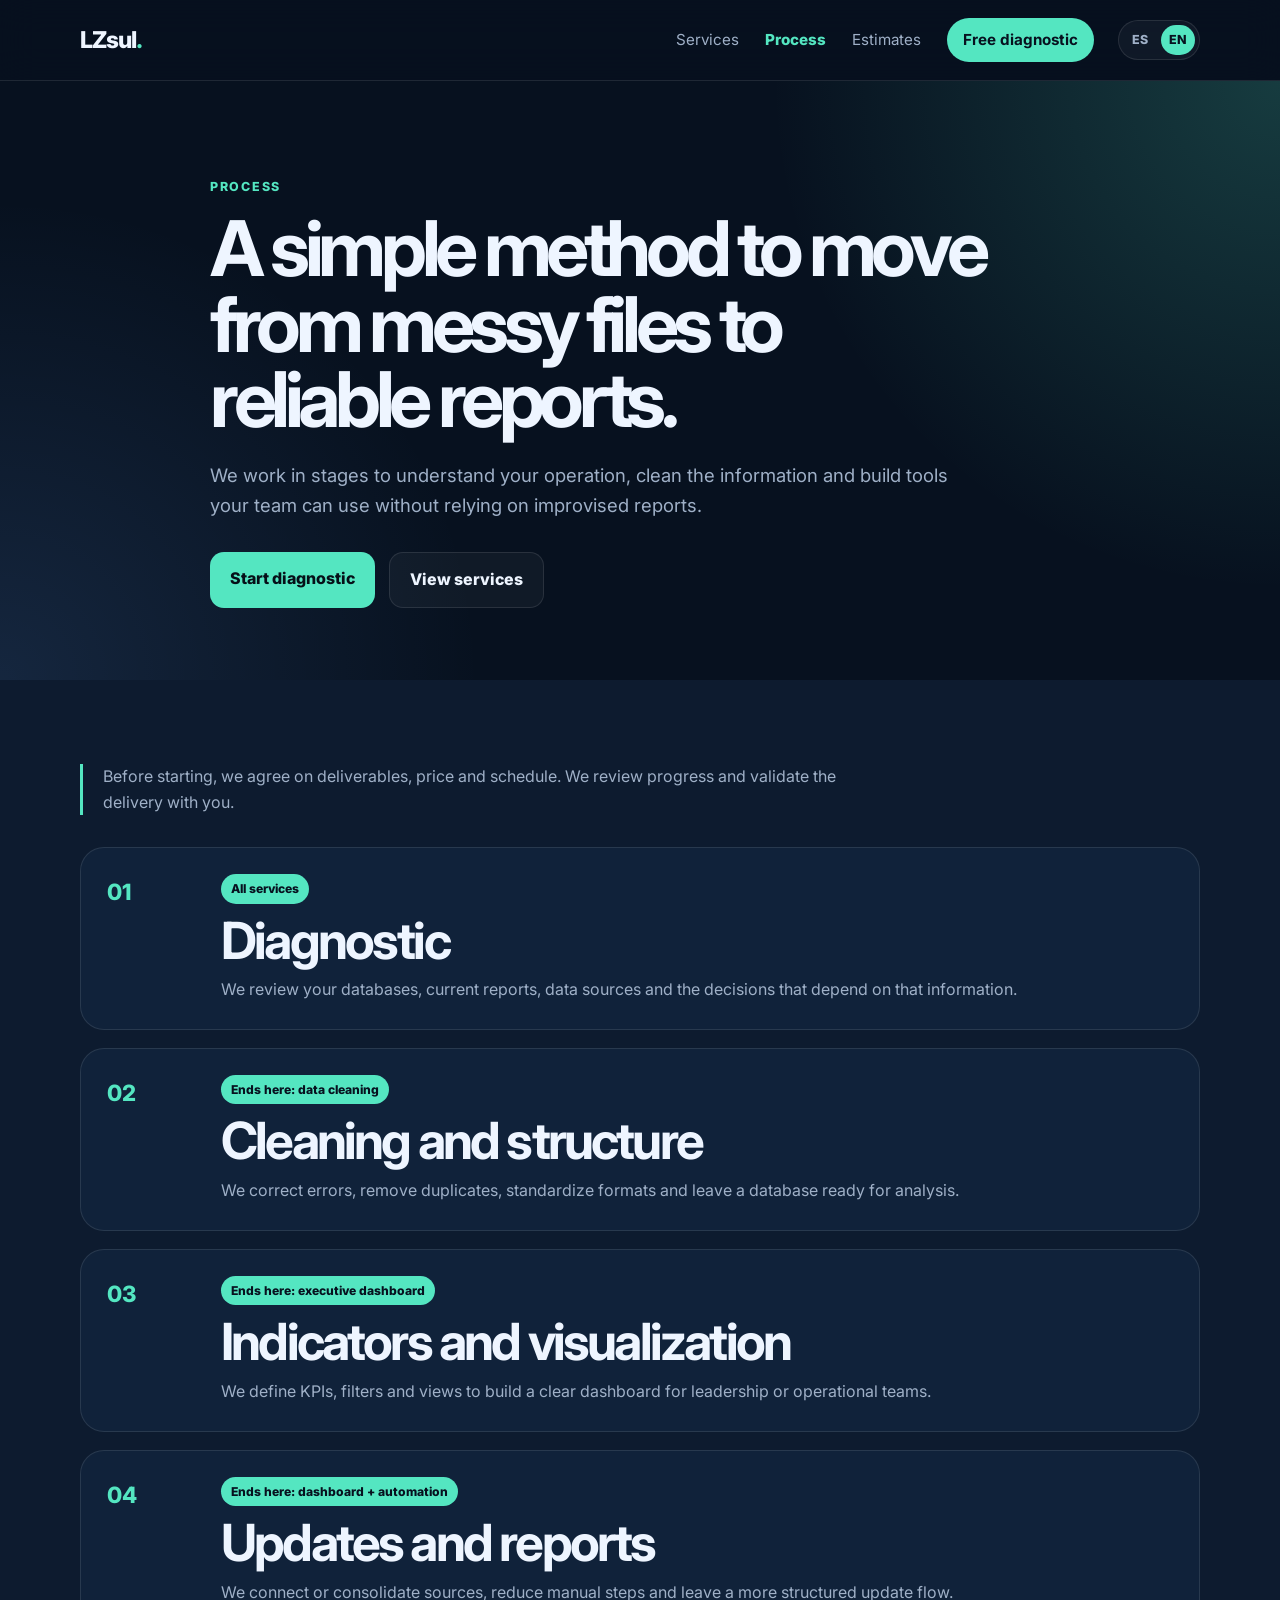
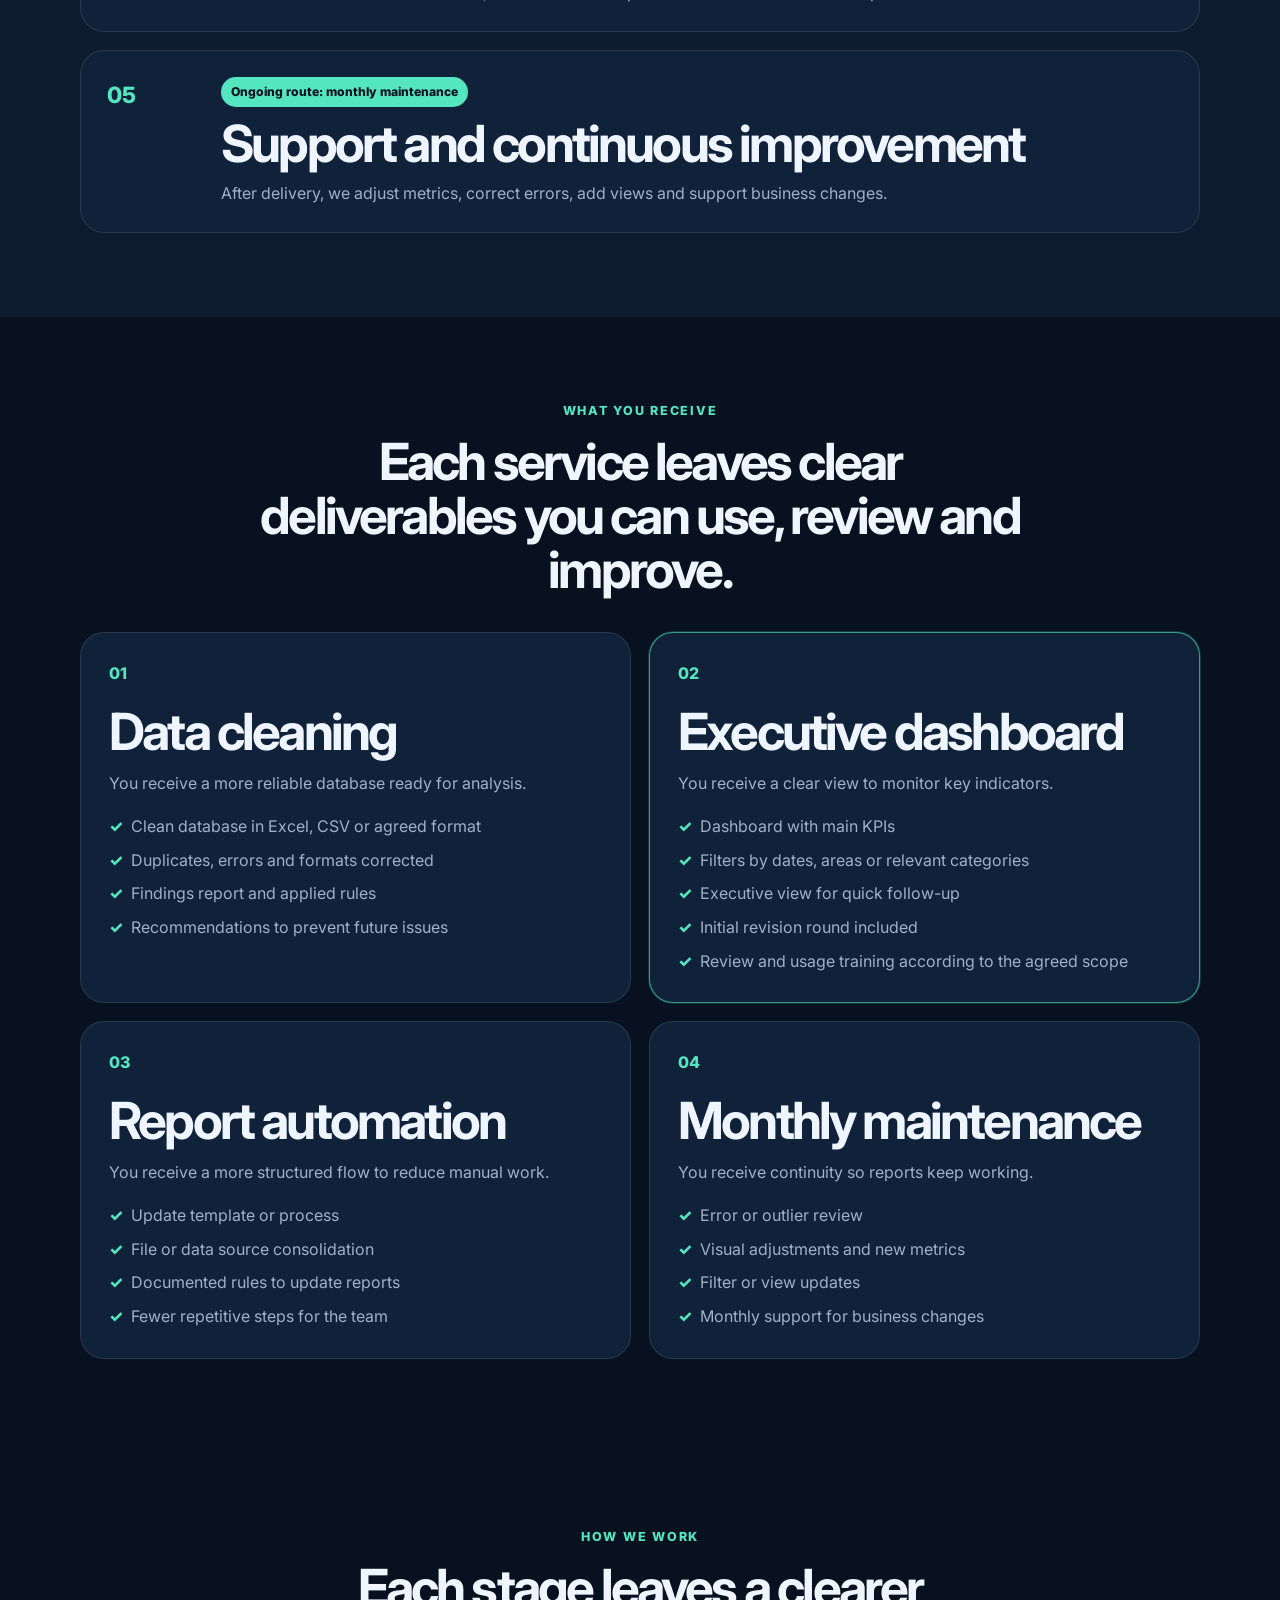
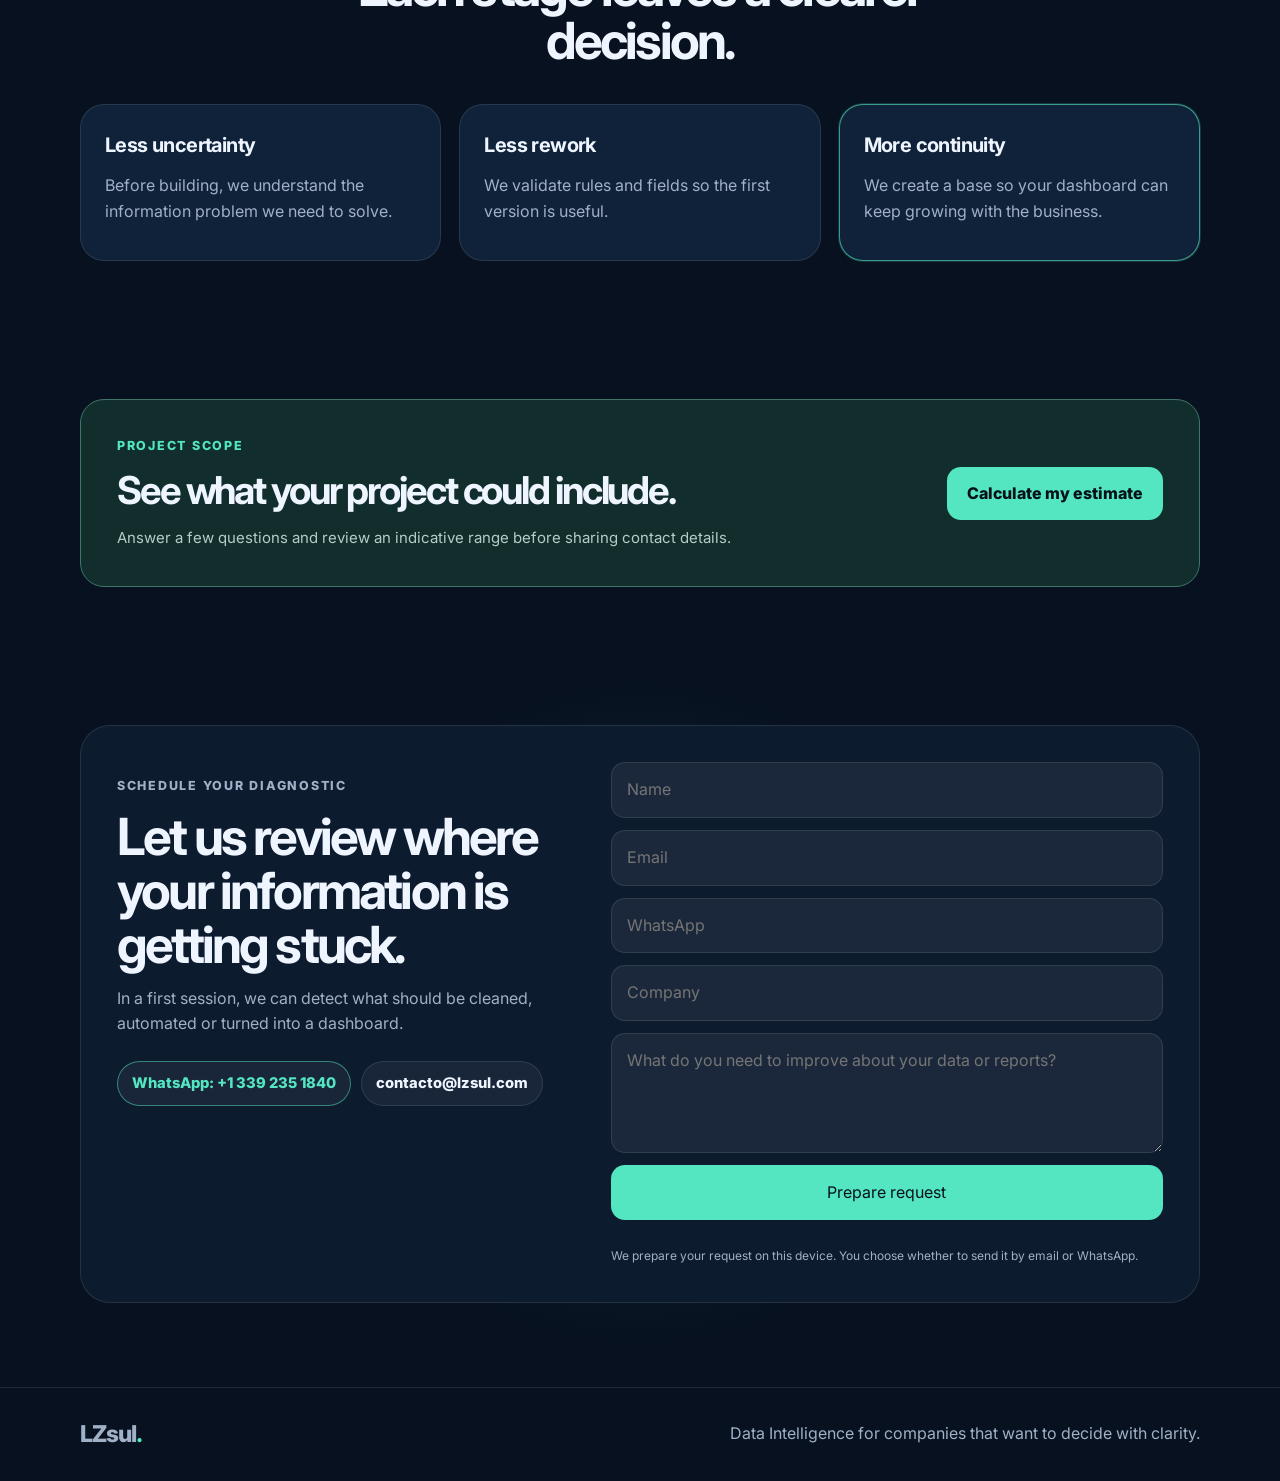
<file: proceso-en.html>
<!DOCTYPE html>
<html lang="en">
<head>
  <meta charset="UTF-8" />
  <meta name="viewport" content="width=device-width, initial-scale=1.0" />
  <title>Process | LZsul Data Intelligence</title>
    <style>:root {
  --bg: #07111f;
  --bg-soft: #0d1b2f;
  --card: #10223a;
  --text: #eef5ff;
  --muted: #9fb0c7;
  --accent: #54e6c1;
  --accent-2: #6aa8ff;
  --line: rgba(255,255,255,.1);
  --white: #ffffff;
}

* { box-sizing: border-box; margin: 0; padding: 0; }
html { scroll-behavior: smooth; }
body {
  font-family: 'Inter', sans-serif;
  background: var(--bg);
  color: var(--text);
  line-height: 1.6;
  overflow-x: hidden;
}

a { color: inherit; text-decoration: none; }
.container { width: min(1120px, 92%); margin: 0 auto; }

.navbar {
  position: sticky;
  top: 0;
  z-index: 100;
  background: rgba(7,17,31,.82);
  backdrop-filter: blur(18px);
  border-bottom: 1px solid var(--line);
}
.nav-content { display: flex; justify-content: space-between; align-items: center; gap: 24px; padding: 18px 0; }
.logo { font-weight: 800; font-size: 1.45rem; letter-spacing: -.04em; }
.logo span { color: var(--accent); }
nav { display: flex; gap: 26px; align-items: center; color: var(--muted); font-size: .95rem; margin-left: auto; }
nav a.active { color: var(--accent); font-weight: 800; }
.nav-cta { color: var(--bg); background: var(--accent); padding: 10px 16px; border-radius: 999px; font-weight: 700; }
.language-switch {
  display: inline-flex;
  align-items: center;
  gap: 4px;
  border: 1px solid var(--line);
  border-radius: 999px;
  padding: 4px;
  background: rgba(255,255,255,.04);
}
.language-switch a {
  display: inline-flex;
  align-items: center;
  justify-content: center;
  min-width: 34px;
  min-height: 30px;
  border-radius: 999px;
  color: var(--muted);
  font-size: .78rem;
  font-weight: 800;
}
.language-switch a.active {
  background: var(--accent);
  color: var(--bg);
}

.hero {
  min-height: min(690px, calc(100svh - 82px));
  padding: clamp(72px, 9vh, 108px) 0 clamp(58px, 8vh, 92px);
  display: flex;
  align-items: center;
  background:
    linear-gradient(90deg, rgba(7,17,31,.98) 0%, rgba(7,17,31,.88) 34%, rgba(7,17,31,.34) 72%, rgba(7,17,31,.12) 100%),
    linear-gradient(180deg, rgba(7,17,31,.18), rgba(7,17,31,.62)),
    radial-gradient(ellipse at 85% 30%, rgba(106,168,255,.22), transparent 65%);
  background-size: cover;
  background-position: center right;
}
.hero-grid { display: grid; grid-template-columns: minmax(0, 680px); gap: 0; align-items: center; }
.hero-copy { max-width: 680px; }
.eyebrow { color: var(--accent); font-weight: 800; text-transform: uppercase; font-size: .78rem; letter-spacing: .14em; margin-bottom: 14px; }
h1 { font-size: clamp(2.6rem, 6vw, 5rem); line-height: .98; letter-spacing: -.07em; max-width: 780px; }
h2 { font-size: clamp(2rem, 4vw, 3.2rem); line-height: 1.05; letter-spacing: -.055em; }
h3 { font-size: 1.25rem; letter-spacing: -.03em; }
.hero-text { color: #c5d6ee; font-size: 1.13rem; margin: 26px 0 34px; max-width: 640px; }
.hero-actions { display: flex; gap: 14px; flex-wrap: wrap; }
.btn { padding: 14px 20px; border-radius: 14px; font-weight: 800; display: inline-flex; }
.primary { background: var(--accent); color: #061018; }
.secondary { border: 1px solid var(--line); color: var(--text); background: rgba(255,255,255,.04); }
.trust-row { display: flex; gap: 12px; flex-wrap: wrap; margin-top: 28px; color: var(--muted); font-size: .9rem; }
.trust-row span { border: 1px solid rgba(255,255,255,.16); border-radius: 999px; padding: 8px 12px; background: rgba(7,17,31,.54); backdrop-filter: blur(10px); }

section { padding: 84px 0; }
.split { display: grid; grid-template-columns: .9fr 1.1fr; gap: 60px; align-items: start; }
.split p:last-child { color: var(--muted); font-size: 1.1rem; }
.problem, .process, .home-summary { background: var(--bg-soft); }
.data-safety { background: var(--bg); }
.section-heading { max-width: 760px; margin-bottom: 36px; }
.center { text-align: center; margin-left: auto; margin-right: auto; }
.service-grid { display: grid; grid-template-columns: repeat(4, 1fr); gap: 18px; }
.service-card, .step, .price-card { background: var(--card); border: 1px solid var(--line); border-radius: 24px; padding: 24px; }
.service-card.featured, .price-card.popular { border-color: rgba(84,230,193,.62); box-shadow: 0 0 0 1px rgba(84,230,193,.18); }
.service-card p, .step p, .price-card p { color: var(--muted); margin: 12px 0; }
ul { list-style: none; display: grid; gap: 8px; margin-top: 18px; color: var(--muted); }
li::before { content: '✓'; color: var(--accent); margin-right: 8px; font-weight: 800; }
.pill-grid { display: flex; flex-wrap: wrap; justify-content: center; gap: 12px; }
.pill-grid span { background: rgba(255,255,255,.06); border: 1px solid var(--line); border-radius: 999px; padding: 12px 16px; color: var(--muted); }
.steps { display: grid; grid-template-columns: repeat(4, 1fr); gap: 18px; }
.step span { color: var(--accent); font-weight: 800; }
.price-grid { display: grid; grid-template-columns: repeat(auto-fit, minmax(210px, 1fr)); gap: 18px; }
.price-card { position: relative; }
.price-card strong { display: block; font-size: 1.8rem; margin: 18px 0 2px; letter-spacing: -.04em; }
.price-card span { color: var(--muted); }
.badge { position: absolute; top: -13px; right: 20px; background: var(--accent); color: var(--bg); padding: 6px 10px; border-radius: 999px; font-size: .75rem; font-weight: 800; }
.pricing-method {
  margin-top: 56px;
  padding-top: 46px;
  border-top: 1px solid var(--line);
}
.method-grid {
  display: grid;
  grid-template-columns: repeat(5, 1fr);
  gap: 14px;
}
.method-grid article {
  background: rgba(255,255,255,.05);
  border: 1px solid var(--line);
  border-radius: 20px;
  padding: 20px;
}
.method-grid p {
  color: var(--muted);
  margin-top: 10px;
  font-size: .94rem;
}
.summary-list { display: grid; gap: 14px; }
.summary-list article,
.path-card {
  background: rgba(255,255,255,.05);
  border: 1px solid var(--line);
  border-radius: 22px;
  padding: 22px;
}
.summary-list span,
.path-card span {
  color: var(--accent);
  font-size: .82rem;
  font-weight: 800;
}
.summary-list h3,
.path-card h3 { margin-top: 8px; }
.summary-list p,
.path-card p {
  color: var(--muted);
  margin-top: 8px;
}
.path-grid {
  display: grid;
  grid-template-columns: repeat(3, 1fr);
  gap: 18px;
}
.path-card {
  min-height: 230px;
  display: flex;
  flex-direction: column;
}
.path-card.featured {
  border-color: rgba(84,230,193,.62);
  box-shadow: 0 0 0 1px rgba(84,230,193,.18);
}
.path-card a {
  color: var(--accent);
  font-weight: 800;
  margin-top: auto;
}
.cta { background: radial-gradient(circle at center, rgba(84,230,193,.13), transparent 45%); }
.cta-box { display: grid; grid-template-columns: .9fr 1.1fr; gap: 42px; background: var(--bg-soft); border: 1px solid var(--line); border-radius: 30px; padding: 36px; }
.cta-box p { color: var(--muted); margin-top: 14px; }
.contact-form { display: grid; gap: 12px; }
.direct-contact { display: flex; flex-wrap: wrap; gap: 10px; margin-top: 24px; }
.direct-contact a {
  display: inline-flex;
  align-items: center;
  min-height: 44px;
  border: 1px solid var(--line);
  border-radius: 999px;
  padding: 10px 14px;
  color: var(--text);
  background: rgba(255,255,255,.05);
  font-size: .92rem;
  font-weight: 800;
}
.direct-contact a:first-child {
  border-color: rgba(84,230,193,.5);
  color: var(--accent);
}
input, textarea { width: 100%; border: 1px solid var(--line); background: rgba(255,255,255,.06); color: var(--white); padding: 14px 15px; border-radius: 14px; font-family: inherit; }
textarea { min-height: 120px; resize: vertical; }
button { border: none; background: var(--accent); color: var(--bg); padding: 15px; border-radius: 14px; font-weight: 800; cursor: pointer; }
footer { border-top: 1px solid var(--line); padding: 28px 0; }
.footer-content { display: flex; justify-content: space-between; align-items: center; color: var(--muted); }

.section-actions { margin-top: 28px; display: flex; justify-content: flex-start; }
.section-actions.center { justify-content: center; }
.compact-grid { grid-template-columns: repeat(3, 1fr); }

.page-hero {
  padding: 96px 0 72px;
  background:
    radial-gradient(circle at top right, rgba(84,230,193,.2), transparent 36%),
    radial-gradient(circle at bottom left, rgba(106,168,255,.14), transparent 34%);
}
.page-intro { max-width: 860px; }
.page-intro h1 { margin-bottom: 24px; }
.page-intro > p:not(.eyebrow) { color: var(--muted); font-size: 1.16rem; max-width: 760px; margin-bottom: 32px; }

.detail-grid { display: grid; grid-template-columns: repeat(2, 1fr); gap: 18px; }
.detail-card {
  background: var(--card);
  border: 1px solid var(--line);
  border-radius: 24px;
  padding: 28px;
}
.detail-card.featured {
  border-color: rgba(84,230,193,.62);
  box-shadow: 0 0 0 1px rgba(84,230,193,.18);
}
.detail-card p { color: var(--muted); margin-top: 12px; }
.detail-number {
  display: inline-block;
  color: var(--accent);
  font-weight: 800;
  margin-bottom: 18px;
}
.stack-list { display: grid; gap: 14px; }
.stack-list p {
  background: rgba(255,255,255,.05);
  border: 1px solid var(--line);
  border-radius: 18px;
  color: var(--muted);
  padding: 18px;
}

.timeline { display: grid; gap: 18px; }
.timeline-step {
  display: grid;
  grid-template-columns: 90px 1fr;
  gap: 24px;
  align-items: start;
  background: var(--card);
  border: 1px solid var(--line);
  border-radius: 24px;
  padding: 26px;
}
.timeline-step span {
  color: var(--accent);
  font-size: 1.4rem;
  font-weight: 800;
}
.route-label {
  display: inline-flex;
  width: fit-content;
  color: var(--bg);
  background: var(--accent);
  border-radius: 999px;
  padding: 5px 10px;
  font-size: .76rem;
  font-weight: 800;
  margin-bottom: 10px;
}
.timeline-step p { color: var(--muted); margin-top: 10px; }

.comparison-grid { display: grid; grid-template-columns: repeat(3, 1fr); gap: 18px; }
.comparison-grid article {
  background: rgba(255,255,255,.05);
  border: 1px solid var(--line);
  border-radius: 24px;
  padding: 24px;
}
.comparison-grid p { color: var(--muted); margin-top: 12px; }

.safety-grid { display: grid; gap: 14px; }
.safety-grid article {
  background: rgba(255,255,255,.05);
  border: 1px solid var(--line);
  border-radius: 20px;
  padding: 20px;
}
.safety-grid span {
  color: var(--accent);
  font-size: .82rem;
  font-weight: 800;
}
.safety-grid h3 { margin-top: 8px; }
.safety-grid p { color: var(--muted); margin-top: 8px; }

@media (max-width: 900px) {
  .nav-content { flex-wrap: wrap; gap: 12px; padding: 14px 0; }
  .logo { order: 1; }
  .language-switch { order: 2; margin-left: auto; }
  nav {
    order: 3;
    width: 100%;
    display: grid;
    grid-template-columns: repeat(4, minmax(0, 1fr));
    gap: 8px;
    font-size: .86rem;
  }
  nav a {
    display: flex;
    align-items: center;
    justify-content: center;
    min-height: 38px;
    padding: 8px 10px;
    border: 1px solid var(--line);
    border-radius: 999px;
    background: rgba(255,255,255,.04);
    text-align: center;
  }
  .nav-cta { border-color: transparent; }
  .hero-grid, .split, .cta-box { grid-template-columns: 1fr; }
  .service-grid, .steps, .price-grid, .detail-grid, .comparison-grid, .method-grid, .path-grid { grid-template-columns: repeat(2, 1fr); }
}
@media (max-width: 620px) {
  .container { width: calc(100% - 32px); }
  nav { grid-template-columns: repeat(2, minmax(0, 1fr)); }
  nav a { min-width: 0; }
  .service-grid, .steps, .price-grid, .detail-grid, .comparison-grid, .method-grid, .path-grid { grid-template-columns: 1fr; }
  .footer-content { flex-direction: column; gap: 10px; text-align: center; }
  .timeline-step { grid-template-columns: 1fr; gap: 10px; }
  .hero {
    min-height: auto;
    padding: 58px 0 48px;
    background:
      linear-gradient(180deg, rgba(7,17,31,.86) 0%, rgba(7,17,31,.96) 58%, rgba(7,17,31,.98) 100%),
      radial-gradient(ellipse at 85% 30%, rgba(106,168,255,.22), transparent 65%);
    background-size: auto 100%, cover;
    background-position: center, 62% center;
  }
  .hero-grid { gap: 42px; }
  .eyebrow { font-size: .72rem; letter-spacing: .1em; overflow-wrap: anywhere; }
  h1 { font-size: 2.55rem; letter-spacing: -.055em; }
  .hero-text { font-size: 1.03rem; margin: 22px 0 28px; }
  .btn { width: 100%; justify-content: center; text-align: center; }
}
</style>
  <style>/* New components use the existing site palette and typography. */
[hidden]{display:none!important}
html{scroll-padding-top:115px}
button,input,select,textarea{font:inherit}
a:focus-visible,button:focus-visible,input:focus-visible,select:focus-visible,textarea:focus-visible{outline:3px solid var(--accent-2);outline-offset:4px}
.skip-link{position:absolute;left:16px;top:-100px;z-index:200;background:var(--accent);color:var(--bg);padding:12px;border-radius:8px}
.skip-link:focus{top:8px}
.page-index .hero-grid{grid-template-columns:minmax(0,1.1fr) minmax(0,1fr);gap:44px}
.page-index .hero h1{font-size:clamp(2.6rem,4.4vw,4rem);line-height:1.04;letter-spacing:-.055em}
.page-index .hero-text{margin-bottom:16px}
.hero-outcome{color:var(--accent);font-weight:700;margin-bottom:26px;font-size:1.05rem}
.hero-demo{min-width:0}
.dashboard{padding:0;border:1px solid #314b60;border-radius:24px;background:var(--bg-soft);overflow:hidden;box-shadow:0 24px 70px rgba(0,0,0,.2)}
.dash-top{padding:19px 22px 15px;display:flex;justify-content:space-between;align-items:center;gap:14px;border-bottom:1px solid var(--line)}
.dash-top b{font-size:14px}.dash-top span{font-size:10px;letter-spacing:1px;color:var(--muted);white-space:nowrap}
.dash-tabs{display:flex;gap:6px;padding:15px 20px 0}
.dash-tabs button{background:transparent;border:1px solid transparent;border-radius:999px;color:var(--muted);font-size:12px;padding:6px 13px;min-height:36px}
.dash-tabs button[aria-selected=true]{color:var(--accent);border-color:#3d736c;background:#14332f}
.dash-body{padding:21px 22px 18px}.dash-stats{display:grid;grid-template-columns:1.2fr 1fr;gap:20px}
.dash-label{font-size:12px;color:var(--muted)}.dash-value{font-size:32px;letter-spacing:-1.5px;font-weight:700;line-height:1.2;margin:6px 0}.dash-value.small{font-size:27px}.dash-note{font-size:11px;color:var(--accent)}
.chart{height:163px;margin-top:17px}.chart svg{width:100%;height:100%;display:block;overflow:visible}
.dash-bottom{padding-top:13px;border-top:1px solid var(--line);display:flex;align-items:flex-start;gap:10px;color:#d1dfed;font-size:12px}
.dash-bottom i{display:inline-flex;flex:none;width:24px;height:24px;border-radius:50%;align-items:center;justify-content:center;background:#203f3d;color:var(--accent);font-style:normal;font-weight:700}
.demo-caption{font-size:11px;color:var(--muted);margin-top:12px;text-align:center;line-height:1.5}
.page-index .path-grid{grid-template-columns:repeat(4,minmax(0,1fr))}.path-card p{margin-bottom:22px}
.deliver{background:var(--bg-soft)}.deliver-grid{display:grid;grid-template-columns:.88fr 1.12fr;gap:70px;align-items:start}.deliver-copy>p:not(.eyebrow){color:var(--muted);margin:22px 0 26px}
.deliver-list{list-style:none;padding:0;margin:0;gap:0}.deliver-list li{display:grid;grid-template-columns:36px 1fr;gap:15px;padding:23px 0;border-bottom:1px solid var(--line)}.deliver-list li::before{content:none}.deliver-list li:first-child{padding-top:0}.deliver-list li:last-child{border:0;padding-bottom:0}.check{border:1px solid #3d7065;border-radius:8px;display:flex;align-items:center;justify-content:center;width:32px;height:32px;color:var(--accent);font-size:15px}.deliver-list b{font-size:17px;color:var(--text)}.deliver-list p{font-size:14px;color:var(--muted);margin-top:6px}
.budget-bridge{padding:54px 0}.budget-banner{display:grid;grid-template-columns:1fr auto;gap:30px;align-items:center;padding:36px;border:1px solid #3e766a;border-radius:24px;background:#112e2c}.budget-banner h2{font-size:clamp(1.9rem,3vw,2.5rem);max-width:650px}.budget-banner p:not(.eyebrow){margin-top:16px;color:#b4cdc7;font-size:15px}
.service-link{display:inline-flex;align-items:center;min-height:44px;color:var(--accent);font-weight:700;margin-top:22px;font-size:.94rem}
.scope-note{color:var(--muted);border-left:3px solid var(--accent);padding:0 0 0 20px;margin-bottom:32px;max-width:780px}
.budget-section{padding-top:54px;padding-bottom:54px;background:var(--bg-soft)}.section-description{margin-top:20px;color:var(--muted)}.price-card{display:flex;flex-direction:column}.price-card .service-link{margin-top:auto;padding-top:24px}.price-card ul{margin-bottom:16px}.page-planes .pricing{padding-top:54px}
.contact-note{color:var(--muted);font-size:12px;line-height:1.6}.contact-result{border-top:1px solid var(--line);padding-top:20px}.contact-result pre{white-space:pre-wrap;overflow-wrap:anywhere;background:var(--bg);color:var(--text);padding:18px;border:1px solid var(--line);border-radius:14px;font:14px/1.6 Inter,Arial,sans-serif;margin:18px 0}.contact-actions{display:flex;gap:10px;flex-wrap:wrap}.contact-actions .btn{font-size:13px;min-height:44px;padding:12px 16px}
@media(max-width:1100px){.page-index .hero-grid{gap:28px}.dash-value{font-size:28px}.dash-value.small{font-size:24px}.page-index .path-grid{grid-template-columns:repeat(2,minmax(0,1fr))}}
@media(max-width:900px){html{scroll-padding-top:155px}.page-index .hero-grid{grid-template-columns:1fr;gap:38px}.hero-demo{max-width:640px;width:100%}.deliver-grid{grid-template-columns:1fr;gap:36px}.budget-banner{grid-template-columns:1fr}.budget-banner .btn{justify-self:start}.split{gap:34px}}
@media(max-width:620px){html{scroll-padding-top:190px}section{padding:54px 0}.page-index .path-grid{grid-template-columns:1fr}.page-index .hero h1{font-size:2.55rem}.dash-top{padding:16px;flex-wrap:wrap;gap:6px}.dash-body{padding:18px 14px}.dash-tabs{padding-inline:14px;gap:3px}.dash-tabs button{padding:7px 10px}.dash-stats{gap:12px}.dash-value{font-size:29px}.dash-value.small{font-size:24px}.budget-banner{padding:26px}.cta-box{padding:24px;gap:28px}.page-hero{padding:60px 0 48px}.detail-card h2,.timeline-step h2{font-size:1.9rem}.contact-actions .btn{flex:1;white-space:normal}}
@media(prefers-reduced-motion:reduce){html{scroll-behavior:auto}}
</style>
  <link rel="preconnect" href="https://fonts.googleapis.com">
  <link rel="preconnect" href="https://fonts.gstatic.com" crossorigin>
  <link href="https://fonts.googleapis.com/css2?family=Inter:wght@400;500;600;700;800&display=swap" rel="stylesheet">
</head>
<body class="page-proceso">
  <a class="skip-link" href="#contenido">Skip to content</a>
  <header class="navbar">
    <div class="container nav-content">
      <a href="index-en.html" class="logo">LZsul<span>.</span></a>
      <nav aria-label="Main navigation">
        <a href="servicios-en.html">Services</a>
        <a href="proceso-en.html" class="active">Process</a>
        <a href="planes-en.html">Estimates</a>
        <a href="index-en.html#contacto" class="nav-cta">Free diagnostic</a>
      </nav>
      <div class="language-switch" aria-label="Language selector">
        <a href="proceso.html">ES</a>
        <a href="proceso-en.html" class="active">EN</a>
      </div>
    </div>
  </header>

  <main id="contenido">
    <section class="page-hero">
      <div class="container page-intro">
        <p class="eyebrow">Process</p>
        <h1>A simple method to move from messy files to reliable reports.</h1>
        <p>
          We work in stages to understand your operation, clean the information and build tools
          your team can use without relying on improvised reports.
        </p>
        <div class="hero-actions">
          <a href="index-en.html#contacto" class="btn primary">Start diagnostic</a>
          <a href="servicios-en.html" class="btn secondary">View services</a>
        </div>
      </div>
    </section>

    <section class="process">
      <div class="container">
        <p class="scope-note">Before starting, we agree on deliverables, price and schedule. We review progress and validate the delivery with you.</p><div class="timeline">
          <article class="timeline-step">
            <span>01</span>
            <div>
              <strong class="route-label">All services</strong>
              <h2>Diagnostic</h2>
              <p>We review your databases, current reports, data sources and the decisions that depend on that information.</p>
            </div>
          </article>
          <article class="timeline-step">
            <span>02</span>
            <div>
              <strong class="route-label">Ends here: data cleaning</strong>
              <h2>Cleaning and structure</h2>
              <p>We correct errors, remove duplicates, standardize formats and leave a database ready for analysis.</p>
            </div>
          </article>
          <article class="timeline-step">
            <span>03</span>
            <div>
              <strong class="route-label">Ends here: executive dashboard</strong>
              <h2>Indicators and visualization</h2>
              <p>We define KPIs, filters and views to build a clear dashboard for leadership or operational teams.</p>
            </div>
          </article>
          <article class="timeline-step">
            <span>04</span>
            <div>
              <strong class="route-label">Ends here: dashboard + automation</strong>
              <h2>Updates and reports</h2>
              <p>We connect or consolidate sources, reduce manual steps and leave a more structured update flow.</p>
            </div>
          </article>
          <article class="timeline-step">
            <span>05</span>
            <div>
              <strong class="route-label">Ongoing route: monthly maintenance</strong>
              <h2>Support and continuous improvement</h2>
              <p>After delivery, we adjust metrics, correct errors, add views and support business changes.</p>
            </div>
          </article>
        </div>
      </div>
    </section>

    <section class="data-safety">
      <div class="container">
        <div class="section-heading center">
          <p class="eyebrow">What you receive</p>
          <h2>Each service leaves clear deliverables you can use, review and improve.</h2>
        </div>
        <div class="detail-grid">
          <article class="detail-card">
            <span class="detail-number">01</span>
            <h2>Data cleaning</h2>
            <p>You receive a more reliable database ready for analysis.</p>
            <ul>
              <li>Clean database in Excel, CSV or agreed format</li>
              <li>Duplicates, errors and formats corrected</li>
              <li>Findings report and applied rules</li>
              <li>Recommendations to prevent future issues</li>
            </ul>
          </article>

          <article class="detail-card featured">
            <span class="detail-number">02</span>
            <h2>Executive dashboard</h2>
            <p>You receive a clear view to monitor key indicators.</p>
            <ul>
              <li>Dashboard with main KPIs</li>
              <li>Filters by dates, areas or relevant categories</li>
              <li>Executive view for quick follow-up</li>
              <li>Initial revision round included</li><li>Review and usage training according to the agreed scope</li>
            </ul>
          </article>

          <article class="detail-card">
            <span class="detail-number">03</span>
            <h2>Report automation</h2>
            <p>You receive a more structured flow to reduce manual work.</p>
            <ul>
              <li>Update template or process</li>
              <li>File or data source consolidation</li>
              <li>Documented rules to update reports</li>
              <li>Fewer repetitive steps for the team</li>
            </ul>
          </article>

          <article class="detail-card">
            <span class="detail-number">04</span>
            <h2>Monthly maintenance</h2>
            <p>You receive continuity so reports keep working.</p>
            <ul>
              <li>Error or outlier review</li>
              <li>Visual adjustments and new metrics</li>
              <li>Filter or view updates</li>
              <li>Monthly support for business changes</li>
            </ul>
          </article>
        </div>
      </div>
    </section>

    <section class="services">
      <div class="container">
        <div class="section-heading center">
          <p class="eyebrow">How we work</p>
          <h2>Each stage leaves a clearer decision.</h2>
        </div>
        <div class="service-grid compact-grid">
          <article class="service-card">
            <h3>Less uncertainty</h3>
            <p>Before building, we understand the information problem we need to solve.</p>
          </article>
          <article class="service-card">
            <h3>Less rework</h3>
            <p>We validate rules and fields so the first version is useful.</p>
          </article>
          <article class="service-card featured">
            <h3>More continuity</h3>
            <p>We create a base so your dashboard can keep growing with the business.</p>
          </article>
        </div>
      </div>
    </section>

    <section class="budget-bridge"><div class="container"><div class="budget-banner"><div><p class="eyebrow">Project scope</p><h2>See what your project could include.</h2><p>Answer a few questions and review an indicative range before sharing contact details.</p></div><a class="btn primary" href="planes-en.html#cotizador">Calculate my estimate</a></div></div></section>
    <section class="cta">
      <div class="container cta-box">
        <div>
          <p class="eyebrow">Schedule your diagnostic</p>
          <h2>Let us review where your information is getting stuck.</h2>
          <p>In a first session, we can detect what should be cleaned, automated or turned into a dashboard.</p>
        </div>
        <form class="contact-form">
          <input type="text" name="name" placeholder="Name" required aria-label="Name">
          <input type="email" name="email" placeholder="Email" required aria-label="Email">
          <input type="tel" name="phone" placeholder="WhatsApp" aria-label="WhatsApp">
          <input type="text" name="company" placeholder="Company" aria-label="Company">
          <textarea name="message" placeholder="What do you need to improve about your data or reports?" aria-label="What do you need to improve about your data or reports?"></textarea>
          <button type="submit">Prepare request</button>
        </form>
      </div>
    </section>
  </main>

  <footer>
    <div class="container footer-content">
      <a href="index-en.html" class="logo">LZsul<span>.</span></a>
      <p>Data Intelligence for companies that want to decide with clarity.</p>
    </div>
  </footer>

  <script>'use strict';
(()=>{
const $=id=>document.getElementById(id);
const en=document.documentElement.lang==='en';
if($('demo-chart')){
const dataset={
ventas:{label:'Monthly sales',value:'$238,000',note:'8.2% above the monthly target',secondLabel:'Monthly target',secondValue:'$220,000',secondNote:'Amounts in MXN',values:[148,170,162,198,211,238],labels:['Apr','May','Jun','Jul','Aug','Sep'],axis:['0','125','250'],max:250,unit:'Thousands of MXN',insight:'Compare monthly results with your target and identify changes early.'},
cobranza:{label:'Outstanding balance',value:'$186,000',note:'$52,000 need follow-up due to overdue status',secondLabel:'Overdue receivables',secondValue:'28.0%',secondNote:'Of the total outstanding balance',values:[134,25,17,10],labels:['Not due','1–30 days','31–60 days','61+ days'],axis:['0','75','150'],max:150,unit:'Thousands of MXN',insight:'Prioritize follow-up by balance age. The amounts total $186,000.'},
operacion:{label:'On-time deliveries',value:'92.0%',note:'230 of 250 deliveries this month',secondLabel:'Late deliveries',secondValue:'20',secondNote:'8.0% of this month total',values:[84,87,86,90,89,92],labels:['Apr','May','Jun','Jul','Aug','Sep'],axis:['0','50','100'],max:100,unit:'% on time',insight:'Review on-time performance and identify periods that need attention.'}
};
function drawDemo(key){const d=dataset[key];for(const [id,value]of Object.entries({'metric-label':d.label,'metric-value':d.value,'metric-note':d.note,'second-label':d.secondLabel,'second-value':d.secondValue,'second-note':d.secondNote,'demo-insight':d.insight}))$(id).textContent=value;document.querySelectorAll('[data-demo]').forEach(b=>{const active=b.dataset.demo===key;b.setAttribute('aria-selected',String(active));b.tabIndex=active?0:-1;});$('demo-panel').setAttribute('aria-labelledby','tab-'+key);const width=Math.max(230,document.getElementById('demo-chart').clientWidth),height=162,left=36,right=8,top=24,bottom=130,w=width-left-right,slot=w/d.values.length;const lines=[0,.5,1].map((f,i)=>{const y=bottom-f*(bottom-top);return `<line x1="${left}" y1="${y}" x2="${width-right}" y2="${y}" stroke="#293c50"/><text x="${left-8}" y="${y+4}" text-anchor="end" fill="#a8bacd" font-size="11">${d.axis[i]}</text>`;}).join('');const bars=d.values.map((v,i)=>{const barW=slot*.48,x=left+i*slot+(slot-barW)/2,h=v/d.max*(bottom-top);return `<rect x="${x}" y="${bottom-h}" width="${barW}" height="${h}" rx="3" fill="${i===d.values.length-1?'#54e6c1':'#355f71'}"><title>${d.labels[i]}: ${v} ${d.unit}</title></rect><text x="${x+barW/2}" y="${bottom-h-5}" fill="#d4e6ef" text-anchor="middle" font-size="11">${v}</text><text x="${x+barW/2}" y="150" fill="#a8bacd" text-anchor="middle" font-size="11">${d.labels[i]}</text>`;}).join('');$('demo-chart').innerHTML=`<svg viewBox="0 0 ${width} ${height}" role="img" aria-label="${d.label}. ${d.values.map((v,i)=>d.labels[i]+': '+v+' '+d.unit).join('; ')}"><text x="${left}" y="10" fill="#a8bacd" font-size="11">${d.unit}</text>${lines}${bars}</svg>`;}
document.querySelectorAll('[data-demo]').forEach((b,i,all)=>{b.addEventListener('click',()=>drawDemo(b.dataset.demo));b.addEventListener('keydown',e=>{let n=i;if(e.key==='ArrowRight')n=(i+1)%all.length;else if(e.key==='ArrowLeft')n=(i+all.length-1)%all.length;else if(e.key==='Home')n=0;else if(e.key==='End')n=all.length-1;else return;e.preventDefault();all[n].focus();drawDemo(all[n].dataset.demo);});});

drawDemo('ventas');
new ResizeObserver(()=>drawDemo(document.querySelector('[data-demo][aria-selected=true]').dataset.demo)).observe($('demo-chart'));
}
const CONTACT_EMAIL='contacto@lzsul.com';
const CONTACT_WHATSAPP_NUMBER='13392351840';
function buildWhatsappUrl(message){return 'https://wa.me/'+CONTACT_WHATSAPP_NUMBER+'?text='+encodeURIComponent(message);}
function buildEmailUrl(subject,body){return 'mailto:'+CONTACT_EMAIL+'?'+new URLSearchParams({subject,body});}
function buildContactMessage(form){
 const data=new FormData(form),empty=en?'Not provided':'No indicado';
 return [en?'Hello, I would like to request a diagnostic for my data.':'Hola, quiero solicitar un diagnóstico para mis datos.','',
 (en?'Name: ':'Nombre: ')+(data.get('name')||empty),
 (en?'Email: ':'Correo: ')+(data.get('email')||empty),
 (en?'WhatsApp: ':'WhatsApp: ')+(data.get('phone')||empty),
 (en?'Company: ':'Empresa: ')+(data.get('company')||empty),'',
 (en?'Need: ':'Necesidad: ')+(data.get('message')||empty)].join('\n');
}
document.querySelectorAll('.contact-form').forEach(form=>{
 const note=document.createElement('p');note.className='contact-note';
 note.textContent=en?'We prepare your request on this device. You choose whether to send it by email or WhatsApp.':'Preparamos tu solicitud en este dispositivo. Tú eliges si la envías por correo o WhatsApp.';form.append(note);
 const result=document.createElement('div');result.className='contact-result';result.hidden=true;
 const status=document.createElement('p');status.setAttribute('role','status');status.textContent=en?'Your message is ready to review and send.':'Tu mensaje está listo para revisar y enviar.';
 const summary=document.createElement('pre');
 const links=document.createElement('div');links.className='contact-actions';
 const email=document.createElement('a');email.className='btn primary';email.textContent=en?'Open email':'Abrir correo';
 const whatsapp=document.createElement('a');whatsapp.className='btn secondary';whatsapp.textContent=en?'Open WhatsApp':'Abrir WhatsApp';whatsapp.target='_blank';whatsapp.rel='noopener';
 const edit=document.createElement('button');edit.type='button';edit.className='btn secondary';edit.textContent=en?'Edit request':'Editar solicitud';
 links.append(email,whatsapp,edit);result.append(status,summary,links);form.append(result);
 form.addEventListener('submit',event=>{event.preventDefault();const message=buildContactMessage(form);summary.textContent=message;email.href=buildEmailUrl(en?'LZsul diagnostic request':'Solicitud de diagnóstico LZsul',message);whatsapp.href=buildWhatsappUrl(message);result.hidden=false;result.scrollIntoView({behavior:'smooth',block:'nearest'});});
 edit.addEventListener('click',()=>{result.hidden=true;form.elements.namedItem('name').focus();});
});
document.querySelectorAll('.cta-box > div:first-child').forEach(content=>{
 if(content.querySelector('.direct-contact'))return;
 const links=document.createElement('div');links.className='direct-contact';
 const whatsapp=document.createElement('a');whatsapp.href=buildWhatsappUrl(en?'Hello, I would like information about LZsul services.':'Hola, quiero información sobre los servicios de LZsul.');whatsapp.target='_blank';whatsapp.rel='noopener';whatsapp.textContent='WhatsApp: +1 339 235 1840';
 const email=document.createElement('a');email.href='mailto:'+CONTACT_EMAIL;email.textContent=CONTACT_EMAIL;
 links.append(whatsapp,email);content.append(links);
});

})();
</script>
</body>
</html>
</file>
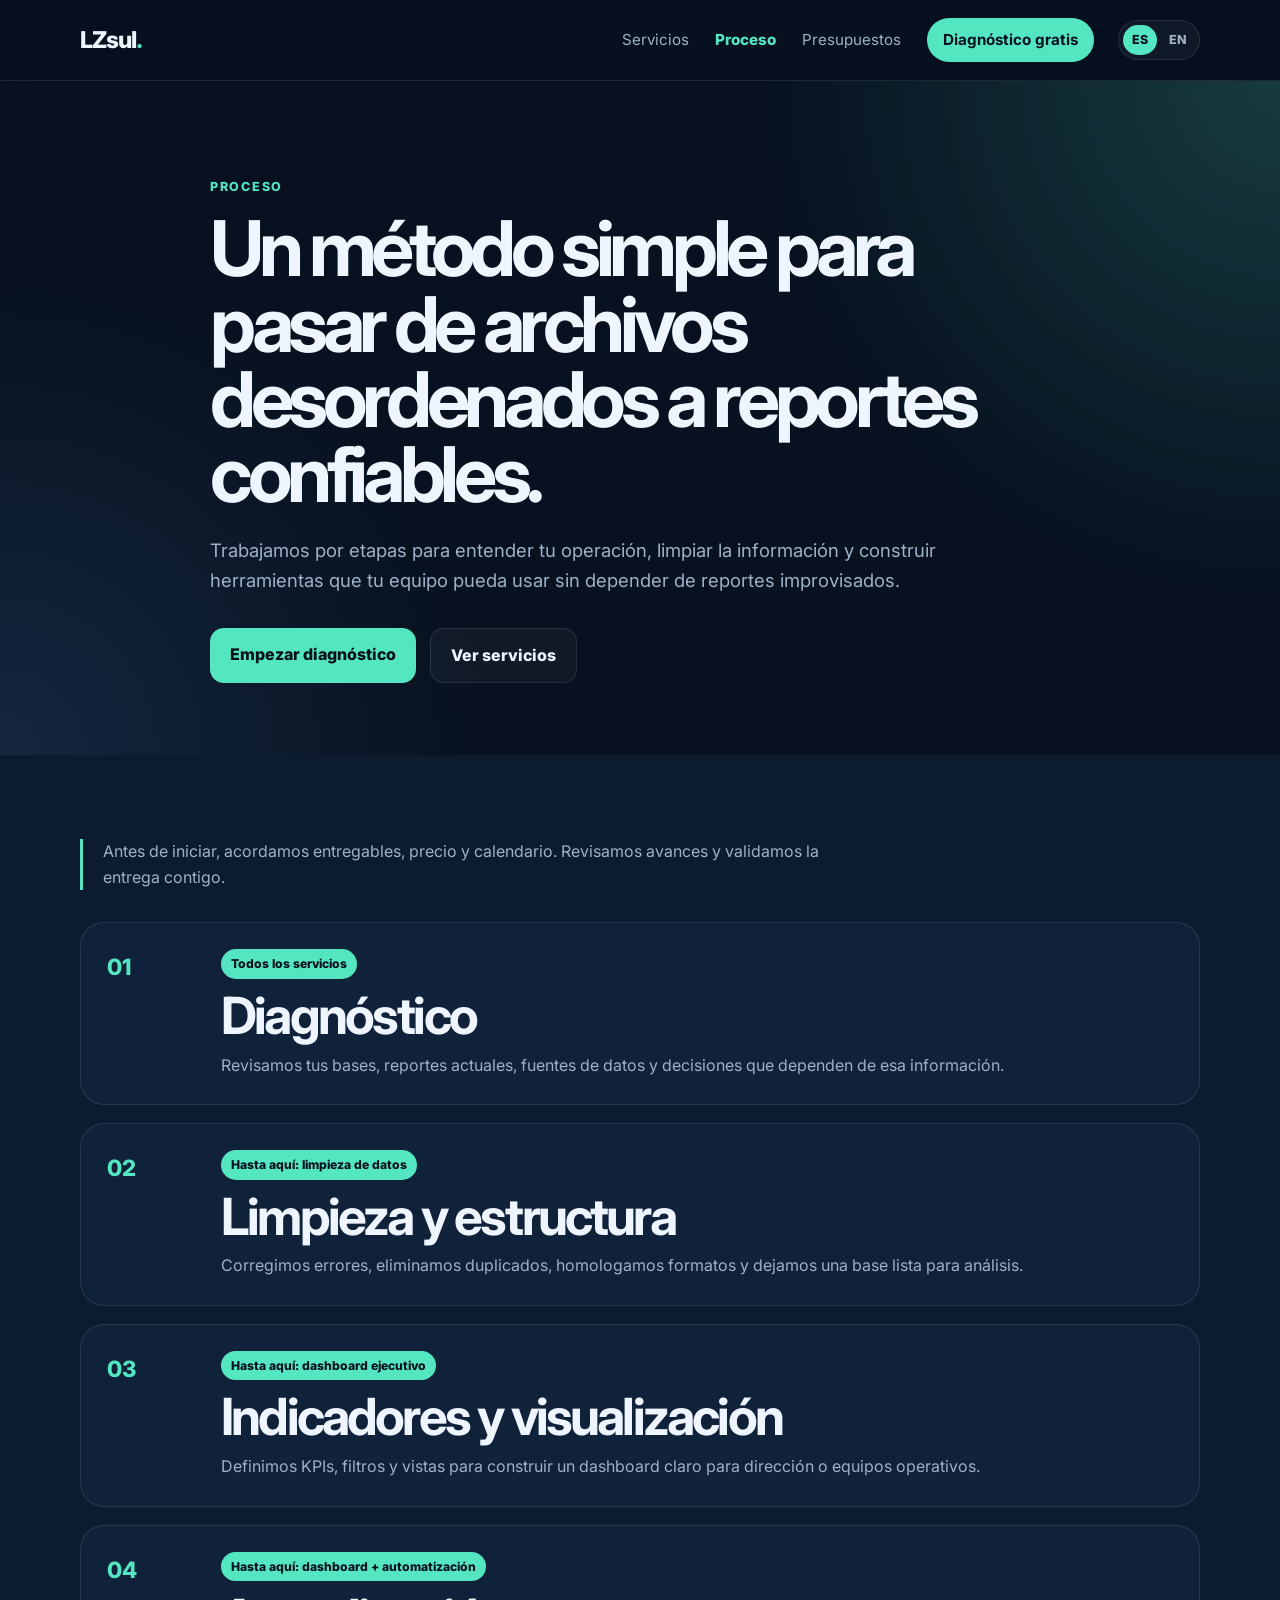
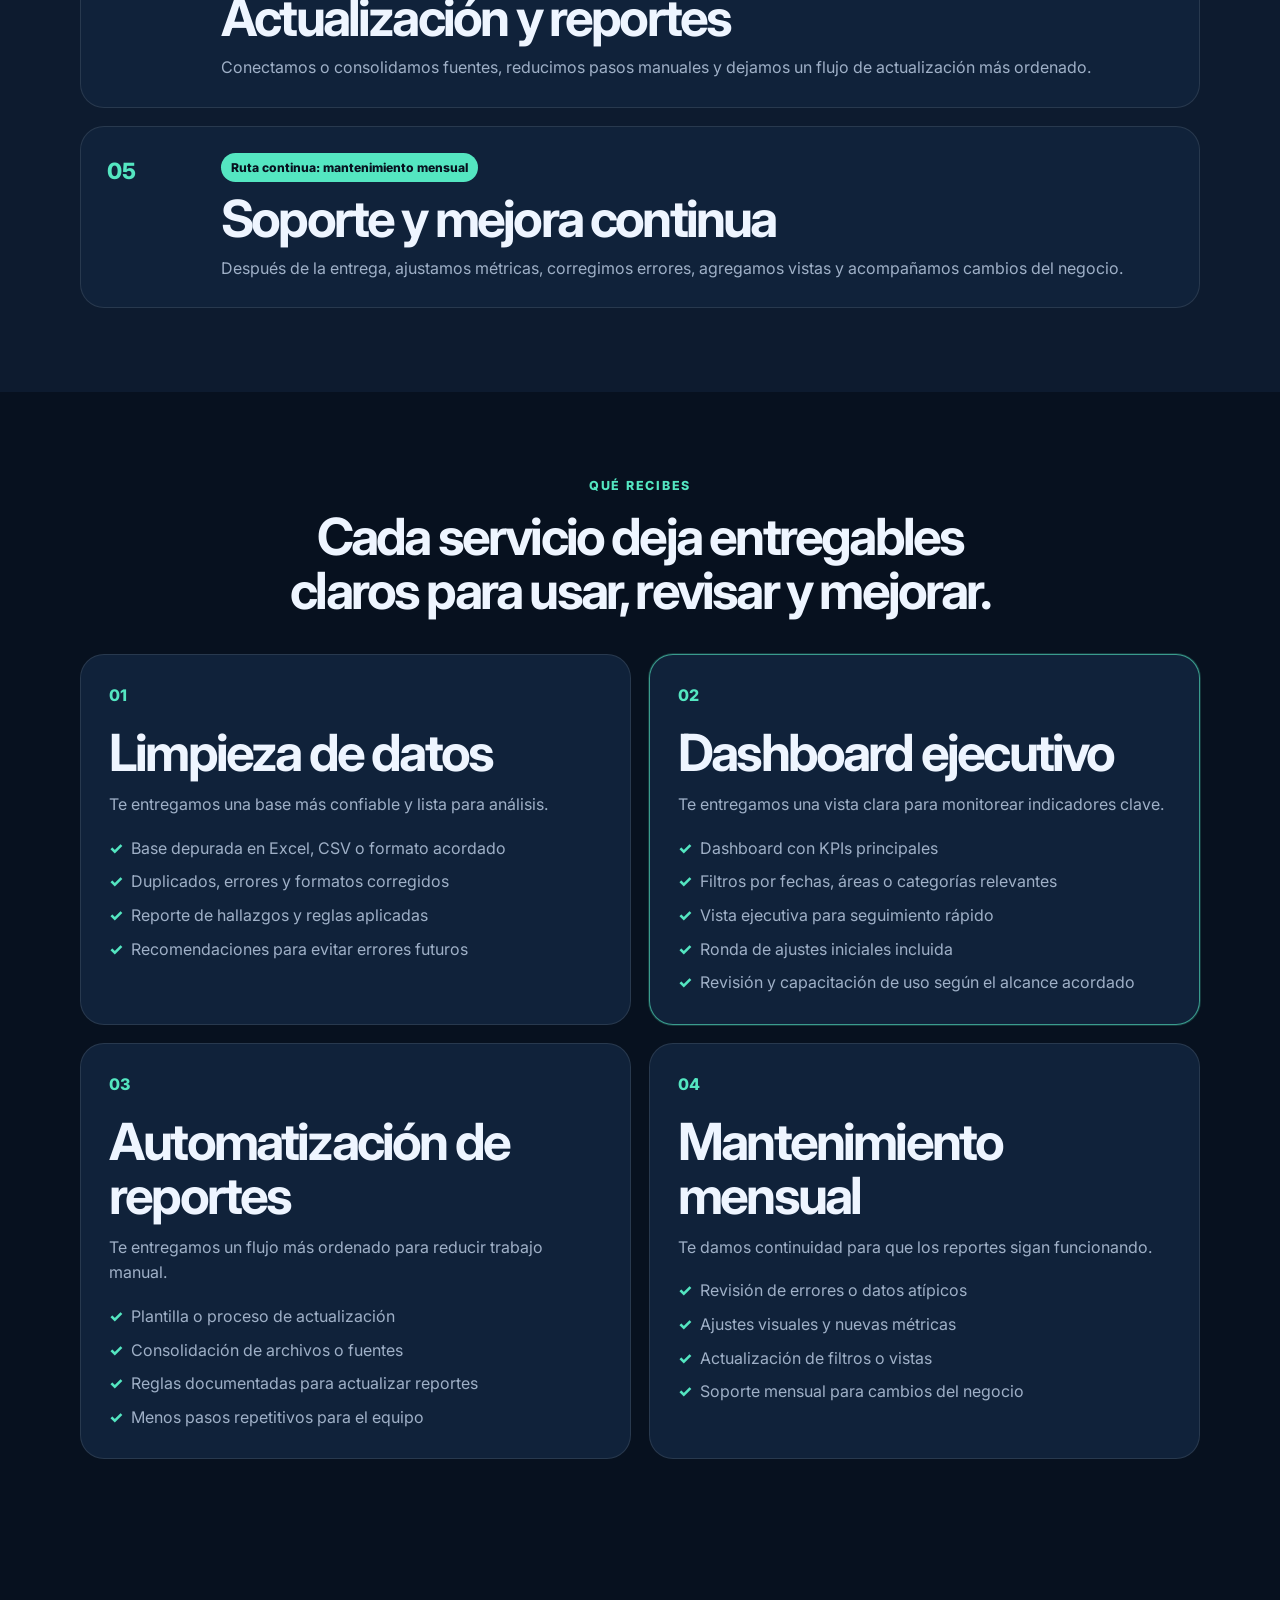
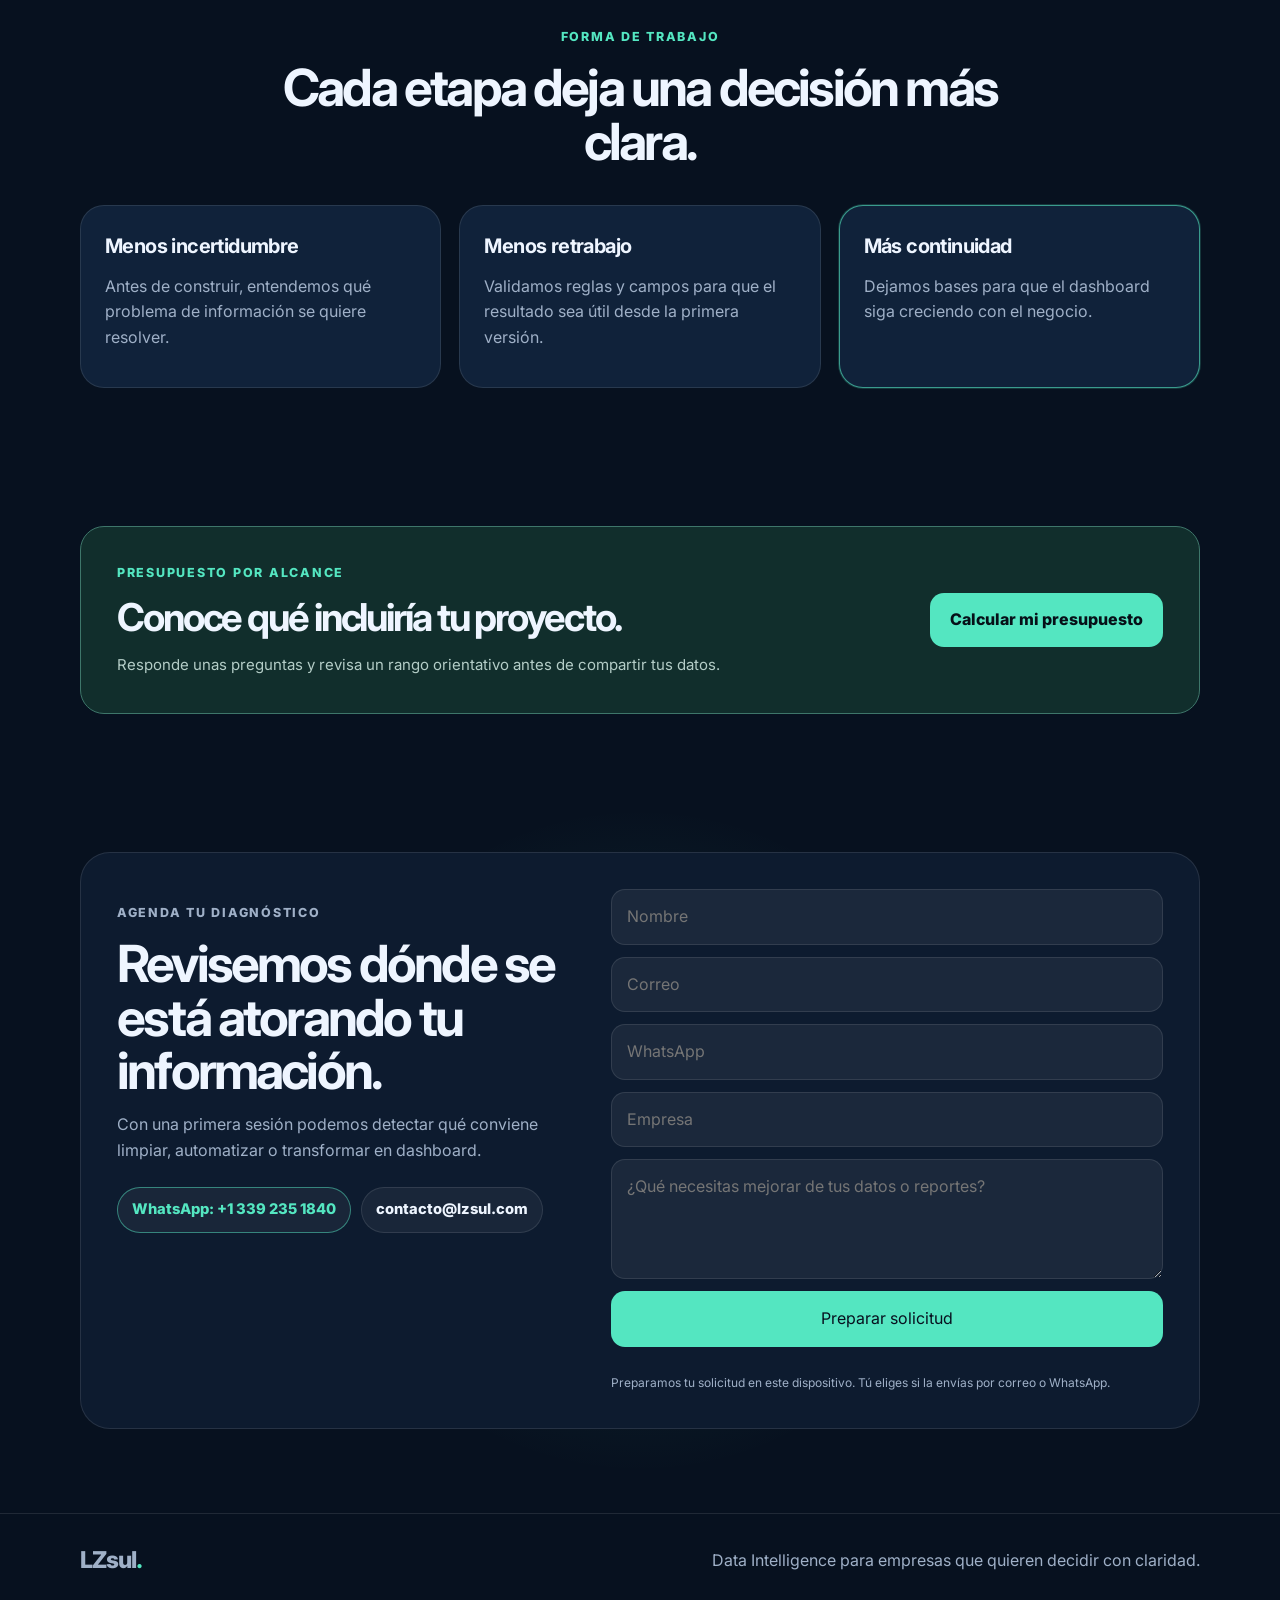
<file: proceso.html>
<!DOCTYPE html>
<html lang="es">
<head>
  <meta charset="UTF-8" />
  <meta name="viewport" content="width=device-width, initial-scale=1.0" />
  <title>Proceso | LZsul Data Intelligence</title>
    <style>:root {
  --bg: #07111f;
  --bg-soft: #0d1b2f;
  --card: #10223a;
  --text: #eef5ff;
  --muted: #9fb0c7;
  --accent: #54e6c1;
  --accent-2: #6aa8ff;
  --line: rgba(255,255,255,.1);
  --white: #ffffff;
}

* { box-sizing: border-box; margin: 0; padding: 0; }
html { scroll-behavior: smooth; }
body {
  font-family: 'Inter', sans-serif;
  background: var(--bg);
  color: var(--text);
  line-height: 1.6;
  overflow-x: hidden;
}

a { color: inherit; text-decoration: none; }
.container { width: min(1120px, 92%); margin: 0 auto; }

.navbar {
  position: sticky;
  top: 0;
  z-index: 100;
  background: rgba(7,17,31,.82);
  backdrop-filter: blur(18px);
  border-bottom: 1px solid var(--line);
}
.nav-content { display: flex; justify-content: space-between; align-items: center; gap: 24px; padding: 18px 0; }
.logo { font-weight: 800; font-size: 1.45rem; letter-spacing: -.04em; }
.logo span { color: var(--accent); }
nav { display: flex; gap: 26px; align-items: center; color: var(--muted); font-size: .95rem; margin-left: auto; }
nav a.active { color: var(--accent); font-weight: 800; }
.nav-cta { color: var(--bg); background: var(--accent); padding: 10px 16px; border-radius: 999px; font-weight: 700; }
.language-switch {
  display: inline-flex;
  align-items: center;
  gap: 4px;
  border: 1px solid var(--line);
  border-radius: 999px;
  padding: 4px;
  background: rgba(255,255,255,.04);
}
.language-switch a {
  display: inline-flex;
  align-items: center;
  justify-content: center;
  min-width: 34px;
  min-height: 30px;
  border-radius: 999px;
  color: var(--muted);
  font-size: .78rem;
  font-weight: 800;
}
.language-switch a.active {
  background: var(--accent);
  color: var(--bg);
}

.hero {
  min-height: min(690px, calc(100svh - 82px));
  padding: clamp(72px, 9vh, 108px) 0 clamp(58px, 8vh, 92px);
  display: flex;
  align-items: center;
  background:
    linear-gradient(90deg, rgba(7,17,31,.98) 0%, rgba(7,17,31,.88) 34%, rgba(7,17,31,.34) 72%, rgba(7,17,31,.12) 100%),
    linear-gradient(180deg, rgba(7,17,31,.18), rgba(7,17,31,.62)),
    radial-gradient(ellipse at 85% 30%, rgba(106,168,255,.22), transparent 65%);
  background-size: cover;
  background-position: center right;
}
.hero-grid { display: grid; grid-template-columns: minmax(0, 680px); gap: 0; align-items: center; }
.hero-copy { max-width: 680px; }
.eyebrow { color: var(--accent); font-weight: 800; text-transform: uppercase; font-size: .78rem; letter-spacing: .14em; margin-bottom: 14px; }
h1 { font-size: clamp(2.6rem, 6vw, 5rem); line-height: .98; letter-spacing: -.07em; max-width: 780px; }
h2 { font-size: clamp(2rem, 4vw, 3.2rem); line-height: 1.05; letter-spacing: -.055em; }
h3 { font-size: 1.25rem; letter-spacing: -.03em; }
.hero-text { color: #c5d6ee; font-size: 1.13rem; margin: 26px 0 34px; max-width: 640px; }
.hero-actions { display: flex; gap: 14px; flex-wrap: wrap; }
.btn { padding: 14px 20px; border-radius: 14px; font-weight: 800; display: inline-flex; }
.primary { background: var(--accent); color: #061018; }
.secondary { border: 1px solid var(--line); color: var(--text); background: rgba(255,255,255,.04); }
.trust-row { display: flex; gap: 12px; flex-wrap: wrap; margin-top: 28px; color: var(--muted); font-size: .9rem; }
.trust-row span { border: 1px solid rgba(255,255,255,.16); border-radius: 999px; padding: 8px 12px; background: rgba(7,17,31,.54); backdrop-filter: blur(10px); }

section { padding: 84px 0; }
.split { display: grid; grid-template-columns: .9fr 1.1fr; gap: 60px; align-items: start; }
.split p:last-child { color: var(--muted); font-size: 1.1rem; }
.problem, .process, .home-summary { background: var(--bg-soft); }
.data-safety { background: var(--bg); }
.section-heading { max-width: 760px; margin-bottom: 36px; }
.center { text-align: center; margin-left: auto; margin-right: auto; }
.service-grid { display: grid; grid-template-columns: repeat(4, 1fr); gap: 18px; }
.service-card, .step, .price-card { background: var(--card); border: 1px solid var(--line); border-radius: 24px; padding: 24px; }
.service-card.featured, .price-card.popular { border-color: rgba(84,230,193,.62); box-shadow: 0 0 0 1px rgba(84,230,193,.18); }
.service-card p, .step p, .price-card p { color: var(--muted); margin: 12px 0; }
ul { list-style: none; display: grid; gap: 8px; margin-top: 18px; color: var(--muted); }
li::before { content: '✓'; color: var(--accent); margin-right: 8px; font-weight: 800; }
.pill-grid { display: flex; flex-wrap: wrap; justify-content: center; gap: 12px; }
.pill-grid span { background: rgba(255,255,255,.06); border: 1px solid var(--line); border-radius: 999px; padding: 12px 16px; color: var(--muted); }
.steps { display: grid; grid-template-columns: repeat(4, 1fr); gap: 18px; }
.step span { color: var(--accent); font-weight: 800; }
.price-grid { display: grid; grid-template-columns: repeat(auto-fit, minmax(210px, 1fr)); gap: 18px; }
.price-card { position: relative; }
.price-card strong { display: block; font-size: 1.8rem; margin: 18px 0 2px; letter-spacing: -.04em; }
.price-card span { color: var(--muted); }
.badge { position: absolute; top: -13px; right: 20px; background: var(--accent); color: var(--bg); padding: 6px 10px; border-radius: 999px; font-size: .75rem; font-weight: 800; }
.pricing-method {
  margin-top: 56px;
  padding-top: 46px;
  border-top: 1px solid var(--line);
}
.method-grid {
  display: grid;
  grid-template-columns: repeat(5, 1fr);
  gap: 14px;
}
.method-grid article {
  background: rgba(255,255,255,.05);
  border: 1px solid var(--line);
  border-radius: 20px;
  padding: 20px;
}
.method-grid p {
  color: var(--muted);
  margin-top: 10px;
  font-size: .94rem;
}
.summary-list { display: grid; gap: 14px; }
.summary-list article,
.path-card {
  background: rgba(255,255,255,.05);
  border: 1px solid var(--line);
  border-radius: 22px;
  padding: 22px;
}
.summary-list span,
.path-card span {
  color: var(--accent);
  font-size: .82rem;
  font-weight: 800;
}
.summary-list h3,
.path-card h3 { margin-top: 8px; }
.summary-list p,
.path-card p {
  color: var(--muted);
  margin-top: 8px;
}
.path-grid {
  display: grid;
  grid-template-columns: repeat(3, 1fr);
  gap: 18px;
}
.path-card {
  min-height: 230px;
  display: flex;
  flex-direction: column;
}
.path-card.featured {
  border-color: rgba(84,230,193,.62);
  box-shadow: 0 0 0 1px rgba(84,230,193,.18);
}
.path-card a {
  color: var(--accent);
  font-weight: 800;
  margin-top: auto;
}
.cta { background: radial-gradient(circle at center, rgba(84,230,193,.13), transparent 45%); }
.cta-box { display: grid; grid-template-columns: .9fr 1.1fr; gap: 42px; background: var(--bg-soft); border: 1px solid var(--line); border-radius: 30px; padding: 36px; }
.cta-box p { color: var(--muted); margin-top: 14px; }
.contact-form { display: grid; gap: 12px; }
.direct-contact { display: flex; flex-wrap: wrap; gap: 10px; margin-top: 24px; }
.direct-contact a {
  display: inline-flex;
  align-items: center;
  min-height: 44px;
  border: 1px solid var(--line);
  border-radius: 999px;
  padding: 10px 14px;
  color: var(--text);
  background: rgba(255,255,255,.05);
  font-size: .92rem;
  font-weight: 800;
}
.direct-contact a:first-child {
  border-color: rgba(84,230,193,.5);
  color: var(--accent);
}
input, textarea { width: 100%; border: 1px solid var(--line); background: rgba(255,255,255,.06); color: var(--white); padding: 14px 15px; border-radius: 14px; font-family: inherit; }
textarea { min-height: 120px; resize: vertical; }
button { border: none; background: var(--accent); color: var(--bg); padding: 15px; border-radius: 14px; font-weight: 800; cursor: pointer; }
footer { border-top: 1px solid var(--line); padding: 28px 0; }
.footer-content { display: flex; justify-content: space-between; align-items: center; color: var(--muted); }

.section-actions { margin-top: 28px; display: flex; justify-content: flex-start; }
.section-actions.center { justify-content: center; }
.compact-grid { grid-template-columns: repeat(3, 1fr); }

.page-hero {
  padding: 96px 0 72px;
  background:
    radial-gradient(circle at top right, rgba(84,230,193,.2), transparent 36%),
    radial-gradient(circle at bottom left, rgba(106,168,255,.14), transparent 34%);
}
.page-intro { max-width: 860px; }
.page-intro h1 { margin-bottom: 24px; }
.page-intro > p:not(.eyebrow) { color: var(--muted); font-size: 1.16rem; max-width: 760px; margin-bottom: 32px; }

.detail-grid { display: grid; grid-template-columns: repeat(2, 1fr); gap: 18px; }
.detail-card {
  background: var(--card);
  border: 1px solid var(--line);
  border-radius: 24px;
  padding: 28px;
}
.detail-card.featured {
  border-color: rgba(84,230,193,.62);
  box-shadow: 0 0 0 1px rgba(84,230,193,.18);
}
.detail-card p { color: var(--muted); margin-top: 12px; }
.detail-number {
  display: inline-block;
  color: var(--accent);
  font-weight: 800;
  margin-bottom: 18px;
}
.stack-list { display: grid; gap: 14px; }
.stack-list p {
  background: rgba(255,255,255,.05);
  border: 1px solid var(--line);
  border-radius: 18px;
  color: var(--muted);
  padding: 18px;
}

.timeline { display: grid; gap: 18px; }
.timeline-step {
  display: grid;
  grid-template-columns: 90px 1fr;
  gap: 24px;
  align-items: start;
  background: var(--card);
  border: 1px solid var(--line);
  border-radius: 24px;
  padding: 26px;
}
.timeline-step span {
  color: var(--accent);
  font-size: 1.4rem;
  font-weight: 800;
}
.route-label {
  display: inline-flex;
  width: fit-content;
  color: var(--bg);
  background: var(--accent);
  border-radius: 999px;
  padding: 5px 10px;
  font-size: .76rem;
  font-weight: 800;
  margin-bottom: 10px;
}
.timeline-step p { color: var(--muted); margin-top: 10px; }

.comparison-grid { display: grid; grid-template-columns: repeat(3, 1fr); gap: 18px; }
.comparison-grid article {
  background: rgba(255,255,255,.05);
  border: 1px solid var(--line);
  border-radius: 24px;
  padding: 24px;
}
.comparison-grid p { color: var(--muted); margin-top: 12px; }

.safety-grid { display: grid; gap: 14px; }
.safety-grid article {
  background: rgba(255,255,255,.05);
  border: 1px solid var(--line);
  border-radius: 20px;
  padding: 20px;
}
.safety-grid span {
  color: var(--accent);
  font-size: .82rem;
  font-weight: 800;
}
.safety-grid h3 { margin-top: 8px; }
.safety-grid p { color: var(--muted); margin-top: 8px; }

@media (max-width: 900px) {
  .nav-content { flex-wrap: wrap; gap: 12px; padding: 14px 0; }
  .logo { order: 1; }
  .language-switch { order: 2; margin-left: auto; }
  nav {
    order: 3;
    width: 100%;
    display: grid;
    grid-template-columns: repeat(4, minmax(0, 1fr));
    gap: 8px;
    font-size: .86rem;
  }
  nav a {
    display: flex;
    align-items: center;
    justify-content: center;
    min-height: 38px;
    padding: 8px 10px;
    border: 1px solid var(--line);
    border-radius: 999px;
    background: rgba(255,255,255,.04);
    text-align: center;
  }
  .nav-cta { border-color: transparent; }
  .hero-grid, .split, .cta-box { grid-template-columns: 1fr; }
  .service-grid, .steps, .price-grid, .detail-grid, .comparison-grid, .method-grid, .path-grid { grid-template-columns: repeat(2, 1fr); }
}
@media (max-width: 620px) {
  .container { width: calc(100% - 32px); }
  nav { grid-template-columns: repeat(2, minmax(0, 1fr)); }
  nav a { min-width: 0; }
  .service-grid, .steps, .price-grid, .detail-grid, .comparison-grid, .method-grid, .path-grid { grid-template-columns: 1fr; }
  .footer-content { flex-direction: column; gap: 10px; text-align: center; }
  .timeline-step { grid-template-columns: 1fr; gap: 10px; }
  .hero {
    min-height: auto;
    padding: 58px 0 48px;
    background:
      linear-gradient(180deg, rgba(7,17,31,.86) 0%, rgba(7,17,31,.96) 58%, rgba(7,17,31,.98) 100%),
      radial-gradient(ellipse at 85% 30%, rgba(106,168,255,.22), transparent 65%);
    background-size: auto 100%, cover;
    background-position: center, 62% center;
  }
  .hero-grid { gap: 42px; }
  .eyebrow { font-size: .72rem; letter-spacing: .1em; overflow-wrap: anywhere; }
  h1 { font-size: 2.55rem; letter-spacing: -.055em; }
  .hero-text { font-size: 1.03rem; margin: 22px 0 28px; }
  .btn { width: 100%; justify-content: center; text-align: center; }
}
</style>
  <style>/* New components use the existing site palette and typography. */
[hidden]{display:none!important}
html{scroll-padding-top:115px}
button,input,select,textarea{font:inherit}
a:focus-visible,button:focus-visible,input:focus-visible,select:focus-visible,textarea:focus-visible{outline:3px solid var(--accent-2);outline-offset:4px}
.skip-link{position:absolute;left:16px;top:-100px;z-index:200;background:var(--accent);color:var(--bg);padding:12px;border-radius:8px}
.skip-link:focus{top:8px}
.page-index .hero-grid{grid-template-columns:minmax(0,1.1fr) minmax(0,1fr);gap:44px}
.page-index .hero h1{font-size:clamp(2.6rem,4.4vw,4rem);line-height:1.04;letter-spacing:-.055em}
.page-index .hero-text{margin-bottom:16px}
.hero-outcome{color:var(--accent);font-weight:700;margin-bottom:26px;font-size:1.05rem}
.hero-demo{min-width:0}
.dashboard{padding:0;border:1px solid #314b60;border-radius:24px;background:var(--bg-soft);overflow:hidden;box-shadow:0 24px 70px rgba(0,0,0,.2)}
.dash-top{padding:19px 22px 15px;display:flex;justify-content:space-between;align-items:center;gap:14px;border-bottom:1px solid var(--line)}
.dash-top b{font-size:14px}.dash-top span{font-size:10px;letter-spacing:1px;color:var(--muted);white-space:nowrap}
.dash-tabs{display:flex;gap:6px;padding:15px 20px 0}
.dash-tabs button{background:transparent;border:1px solid transparent;border-radius:999px;color:var(--muted);font-size:12px;padding:6px 13px;min-height:36px}
.dash-tabs button[aria-selected=true]{color:var(--accent);border-color:#3d736c;background:#14332f}
.dash-body{padding:21px 22px 18px}.dash-stats{display:grid;grid-template-columns:1.2fr 1fr;gap:20px}
.dash-label{font-size:12px;color:var(--muted)}.dash-value{font-size:32px;letter-spacing:-1.5px;font-weight:700;line-height:1.2;margin:6px 0}.dash-value.small{font-size:27px}.dash-note{font-size:11px;color:var(--accent)}
.chart{height:163px;margin-top:17px}.chart svg{width:100%;height:100%;display:block;overflow:visible}
.dash-bottom{padding-top:13px;border-top:1px solid var(--line);display:flex;align-items:flex-start;gap:10px;color:#d1dfed;font-size:12px}
.dash-bottom i{display:inline-flex;flex:none;width:24px;height:24px;border-radius:50%;align-items:center;justify-content:center;background:#203f3d;color:var(--accent);font-style:normal;font-weight:700}
.demo-caption{font-size:11px;color:var(--muted);margin-top:12px;text-align:center;line-height:1.5}
.page-index .path-grid{grid-template-columns:repeat(4,minmax(0,1fr))}.path-card p{margin-bottom:22px}
.deliver{background:var(--bg-soft)}.deliver-grid{display:grid;grid-template-columns:.88fr 1.12fr;gap:70px;align-items:start}.deliver-copy>p:not(.eyebrow){color:var(--muted);margin:22px 0 26px}
.deliver-list{list-style:none;padding:0;margin:0;gap:0}.deliver-list li{display:grid;grid-template-columns:36px 1fr;gap:15px;padding:23px 0;border-bottom:1px solid var(--line)}.deliver-list li::before{content:none}.deliver-list li:first-child{padding-top:0}.deliver-list li:last-child{border:0;padding-bottom:0}.check{border:1px solid #3d7065;border-radius:8px;display:flex;align-items:center;justify-content:center;width:32px;height:32px;color:var(--accent);font-size:15px}.deliver-list b{font-size:17px;color:var(--text)}.deliver-list p{font-size:14px;color:var(--muted);margin-top:6px}
.budget-bridge{padding:54px 0}.budget-banner{display:grid;grid-template-columns:1fr auto;gap:30px;align-items:center;padding:36px;border:1px solid #3e766a;border-radius:24px;background:#112e2c}.budget-banner h2{font-size:clamp(1.9rem,3vw,2.5rem);max-width:650px}.budget-banner p:not(.eyebrow){margin-top:16px;color:#b4cdc7;font-size:15px}
.service-link{display:inline-flex;align-items:center;min-height:44px;color:var(--accent);font-weight:700;margin-top:22px;font-size:.94rem}
.scope-note{color:var(--muted);border-left:3px solid var(--accent);padding:0 0 0 20px;margin-bottom:32px;max-width:780px}
.budget-section{padding-top:54px;padding-bottom:54px;background:var(--bg-soft)}.section-description{margin-top:20px;color:var(--muted)}.price-card{display:flex;flex-direction:column}.price-card .service-link{margin-top:auto;padding-top:24px}.price-card ul{margin-bottom:16px}.page-planes .pricing{padding-top:54px}
.contact-note{color:var(--muted);font-size:12px;line-height:1.6}.contact-result{border-top:1px solid var(--line);padding-top:20px}.contact-result pre{white-space:pre-wrap;overflow-wrap:anywhere;background:var(--bg);color:var(--text);padding:18px;border:1px solid var(--line);border-radius:14px;font:14px/1.6 Inter,Arial,sans-serif;margin:18px 0}.contact-actions{display:flex;gap:10px;flex-wrap:wrap}.contact-actions .btn{font-size:13px;min-height:44px;padding:12px 16px}
@media(max-width:1100px){.page-index .hero-grid{gap:28px}.dash-value{font-size:28px}.dash-value.small{font-size:24px}.page-index .path-grid{grid-template-columns:repeat(2,minmax(0,1fr))}}
@media(max-width:900px){html{scroll-padding-top:155px}.page-index .hero-grid{grid-template-columns:1fr;gap:38px}.hero-demo{max-width:640px;width:100%}.deliver-grid{grid-template-columns:1fr;gap:36px}.budget-banner{grid-template-columns:1fr}.budget-banner .btn{justify-self:start}.split{gap:34px}}
@media(max-width:620px){html{scroll-padding-top:190px}section{padding:54px 0}.page-index .path-grid{grid-template-columns:1fr}.page-index .hero h1{font-size:2.55rem}.dash-top{padding:16px;flex-wrap:wrap;gap:6px}.dash-body{padding:18px 14px}.dash-tabs{padding-inline:14px;gap:3px}.dash-tabs button{padding:7px 10px}.dash-stats{gap:12px}.dash-value{font-size:29px}.dash-value.small{font-size:24px}.budget-banner{padding:26px}.cta-box{padding:24px;gap:28px}.page-hero{padding:60px 0 48px}.detail-card h2,.timeline-step h2{font-size:1.9rem}.contact-actions .btn{flex:1;white-space:normal}}
@media(prefers-reduced-motion:reduce){html{scroll-behavior:auto}}
</style>
  <link rel="preconnect" href="https://fonts.googleapis.com">
  <link rel="preconnect" href="https://fonts.gstatic.com" crossorigin>
  <link href="https://fonts.googleapis.com/css2?family=Inter:wght@400;500;600;700;800&display=swap" rel="stylesheet">
</head>
<body class="page-proceso">
  <a class="skip-link" href="#contenido">Saltar al contenido</a>
  <header class="navbar">
    <div class="container nav-content">
      <a href="index.html" class="logo">LZsul<span>.</span></a>
      <nav aria-label="Navegación principal">
        <a href="servicios.html">Servicios</a>
        <a href="proceso.html" class="active">Proceso</a>
        <a href="planes.html">Presupuestos</a>
        <a href="index.html#contacto" class="nav-cta">Diagnóstico gratis</a>
      </nav>
      <div class="language-switch" aria-label="Selector de idioma">
        <a href="proceso.html" class="active">ES</a>
        <a href="proceso-en.html">EN</a>
      </div>
    </div>
  </header>

  <main id="contenido">
    <section class="page-hero">
      <div class="container page-intro">
        <p class="eyebrow">Proceso</p>
        <h1>Un método simple para pasar de archivos desordenados a reportes confiables.</h1>
        <p>
          Trabajamos por etapas para entender tu operación, limpiar la información y construir herramientas
          que tu equipo pueda usar sin depender de reportes improvisados.
        </p>
        <div class="hero-actions">
          <a href="index.html#contacto" class="btn primary">Empezar diagnóstico</a>
          <a href="servicios.html" class="btn secondary">Ver servicios</a>
        </div>
      </div>
    </section>

    <section class="process">
      <div class="container">
        <p class="scope-note">Antes de iniciar, acordamos entregables, precio y calendario. Revisamos avances y validamos la entrega contigo.</p><div class="timeline">
          <article class="timeline-step">
            <span>01</span>
            <div>
              <strong class="route-label">Todos los servicios</strong>
              <h2>Diagnóstico</h2>
              <p>Revisamos tus bases, reportes actuales, fuentes de datos y decisiones que dependen de esa información.</p>
            </div>
          </article>
          <article class="timeline-step">
            <span>02</span>
            <div>
              <strong class="route-label">Hasta aquí: limpieza de datos</strong>
              <h2>Limpieza y estructura</h2>
              <p>Corregimos errores, eliminamos duplicados, homologamos formatos y dejamos una base lista para análisis.</p>
            </div>
          </article>
          <article class="timeline-step">
            <span>03</span>
            <div>
              <strong class="route-label">Hasta aquí: dashboard ejecutivo</strong>
              <h2>Indicadores y visualización</h2>
              <p>Definimos KPIs, filtros y vistas para construir un dashboard claro para dirección o equipos operativos.</p>
            </div>
          </article>
          <article class="timeline-step">
            <span>04</span>
            <div>
              <strong class="route-label">Hasta aquí: dashboard + automatización</strong>
              <h2>Actualización y reportes</h2>
              <p>Conectamos o consolidamos fuentes, reducimos pasos manuales y dejamos un flujo de actualización más ordenado.</p>
            </div>
          </article>
          <article class="timeline-step">
            <span>05</span>
            <div>
              <strong class="route-label">Ruta continua: mantenimiento mensual</strong>
              <h2>Soporte y mejora continua</h2>
              <p>Después de la entrega, ajustamos métricas, corregimos errores, agregamos vistas y acompañamos cambios del negocio.</p>
            </div>
          </article>
        </div>
      </div>
    </section>

    <section class="data-safety">
      <div class="container">
        <div class="section-heading center">
          <p class="eyebrow">Qué recibes</p>
          <h2>Cada servicio deja entregables claros para usar, revisar y mejorar.</h2>
        </div>
        <div class="detail-grid">
          <article class="detail-card">
            <span class="detail-number">01</span>
            <h2>Limpieza de datos</h2>
            <p>Te entregamos una base más confiable y lista para análisis.</p>
            <ul>
              <li>Base depurada en Excel, CSV o formato acordado</li>
              <li>Duplicados, errores y formatos corregidos</li>
              <li>Reporte de hallazgos y reglas aplicadas</li>
              <li>Recomendaciones para evitar errores futuros</li>
            </ul>
          </article>

          <article class="detail-card featured">
            <span class="detail-number">02</span>
            <h2>Dashboard ejecutivo</h2>
            <p>Te entregamos una vista clara para monitorear indicadores clave.</p>
            <ul>
              <li>Dashboard con KPIs principales</li>
              <li>Filtros por fechas, áreas o categorías relevantes</li>
              <li>Vista ejecutiva para seguimiento rápido</li>
              <li>Ronda de ajustes iniciales incluida</li><li>Revisión y capacitación de uso según el alcance acordado</li>
            </ul>
          </article>

          <article class="detail-card">
            <span class="detail-number">03</span>
            <h2>Automatización de reportes</h2>
            <p>Te entregamos un flujo más ordenado para reducir trabajo manual.</p>
            <ul>
              <li>Plantilla o proceso de actualización</li>
              <li>Consolidación de archivos o fuentes</li>
              <li>Reglas documentadas para actualizar reportes</li>
              <li>Menos pasos repetitivos para el equipo</li>
            </ul>
          </article>

          <article class="detail-card">
            <span class="detail-number">04</span>
            <h2>Mantenimiento mensual</h2>
            <p>Te damos continuidad para que los reportes sigan funcionando.</p>
            <ul>
              <li>Revisión de errores o datos atípicos</li>
              <li>Ajustes visuales y nuevas métricas</li>
              <li>Actualización de filtros o vistas</li>
              <li>Soporte mensual para cambios del negocio</li>
            </ul>
          </article>
        </div>
      </div>
    </section>

    <section class="services">
      <div class="container">
        <div class="section-heading center">
          <p class="eyebrow">Forma de trabajo</p>
          <h2>Cada etapa deja una decisión más clara.</h2>
        </div>
        <div class="service-grid compact-grid">
          <article class="service-card">
            <h3>Menos incertidumbre</h3>
            <p>Antes de construir, entendemos qué problema de información se quiere resolver.</p>
          </article>
          <article class="service-card">
            <h3>Menos retrabajo</h3>
            <p>Validamos reglas y campos para que el resultado sea útil desde la primera versión.</p>
          </article>
          <article class="service-card featured">
            <h3>Más continuidad</h3>
            <p>Dejamos bases para que el dashboard siga creciendo con el negocio.</p>
          </article>
        </div>
      </div>
    </section>

    <section class="budget-bridge"><div class="container"><div class="budget-banner"><div><p class="eyebrow">Presupuesto por alcance</p><h2>Conoce qué incluiría tu proyecto.</h2><p>Responde unas preguntas y revisa un rango orientativo antes de compartir tus datos.</p></div><a class="btn primary" href="planes.html#cotizador">Calcular mi presupuesto</a></div></div></section>
    <section class="cta">
      <div class="container cta-box">
        <div>
          <p class="eyebrow">Agenda tu diagnóstico</p>
          <h2>Revisemos dónde se está atorando tu información.</h2>
          <p>Con una primera sesión podemos detectar qué conviene limpiar, automatizar o transformar en dashboard.</p>
        </div>
        <form class="contact-form">
          <input type="text" name="name" placeholder="Nombre" required aria-label="Nombre">
          <input type="email" name="email" placeholder="Correo" required aria-label="Correo">
          <input type="tel" name="phone" placeholder="WhatsApp" aria-label="WhatsApp">
          <input type="text" name="company" placeholder="Empresa" aria-label="Empresa">
          <textarea name="message" placeholder="¿Qué necesitas mejorar de tus datos o reportes?" aria-label="¿Qué necesitas mejorar de tus datos o reportes?"></textarea>
          <button type="submit">Preparar solicitud</button>
        </form>
      </div>
    </section>
  </main>

  <footer>
    <div class="container footer-content">
      <a href="index.html" class="logo">LZsul<span>.</span></a>
      <p>Data Intelligence para empresas que quieren decidir con claridad.</p>
    </div>
  </footer>

  <script>'use strict';
(()=>{
const $=id=>document.getElementById(id);
const en=document.documentElement.lang==='en';
if($('demo-chart')){
const dataset={
ventas:{label:'Ventas del mes',value:'$238,000',note:'+8.2% sobre la meta mensual',secondLabel:'Meta del mes',secondValue:'$220,000',secondNote:'Importes en MXN',values:[148,170,162,198,211,238],labels:['Abr','May','Jun','Jul','Ago','Sep'],axis:['0','125','250'],max:250,unit:'Miles de MXN',insight:'Compara el resultado mensual contra tu meta y detecta cambios a tiempo.'},
cobranza:{label:'Saldo pendiente',value:'$186,000',note:'$52,000 requieren atención por vencimiento',secondLabel:'Cartera vencida',secondValue:'28.0%',secondNote:'Del saldo total pendiente',values:[134,25,17,10],labels:['Por vencer','1–30 días','31–60 días','61+ días'],axis:['0','75','150'],max:150,unit:'Miles de MXN',insight:'Prioriza el seguimiento por antigüedad del saldo. Los importes suman $186,000.'},
operacion:{label:'Entregas a tiempo',value:'92.0%',note:'230 de 250 entregas en el mes',secondLabel:'Entregas tardías',secondValue:'20',secondNote:'8.0% del total del mes',values:[84,87,86,90,89,92],labels:['Abr','May','Jun','Jul','Ago','Sep'],axis:['0','50','100'],max:100,unit:'% a tiempo',insight:'Revisa la puntualidad de la operación y detecta periodos que necesitan atención.'}
};
function drawDemo(key){const d=dataset[key];for(const [id,value]of Object.entries({'metric-label':d.label,'metric-value':d.value,'metric-note':d.note,'second-label':d.secondLabel,'second-value':d.secondValue,'second-note':d.secondNote,'demo-insight':d.insight}))$(id).textContent=value;document.querySelectorAll('[data-demo]').forEach(b=>{const active=b.dataset.demo===key;b.setAttribute('aria-selected',String(active));b.tabIndex=active?0:-1;});$('demo-panel').setAttribute('aria-labelledby','tab-'+key);const width=Math.max(230,document.getElementById('demo-chart').clientWidth),height=162,left=36,right=8,top=24,bottom=130,w=width-left-right,slot=w/d.values.length;const lines=[0,.5,1].map((f,i)=>{const y=bottom-f*(bottom-top);return `<line x1="${left}" y1="${y}" x2="${width-right}" y2="${y}" stroke="#293c50"/><text x="${left-8}" y="${y+4}" text-anchor="end" fill="#a8bacd" font-size="11">${d.axis[i]}</text>`;}).join('');const bars=d.values.map((v,i)=>{const barW=slot*.48,x=left+i*slot+(slot-barW)/2,h=v/d.max*(bottom-top);return `<rect x="${x}" y="${bottom-h}" width="${barW}" height="${h}" rx="3" fill="${i===d.values.length-1?'#54e6c1':'#355f71'}"><title>${d.labels[i]}: ${v} ${d.unit}</title></rect><text x="${x+barW/2}" y="${bottom-h-5}" fill="#d4e6ef" text-anchor="middle" font-size="11">${v}</text><text x="${x+barW/2}" y="150" fill="#a8bacd" text-anchor="middle" font-size="11">${d.labels[i]}</text>`;}).join('');$('demo-chart').innerHTML=`<svg viewBox="0 0 ${width} ${height}" role="img" aria-label="${d.label}. ${d.values.map((v,i)=>d.labels[i]+': '+v+' '+d.unit).join('; ')}"><text x="${left}" y="10" fill="#a8bacd" font-size="11">${d.unit}</text>${lines}${bars}</svg>`;}
document.querySelectorAll('[data-demo]').forEach((b,i,all)=>{b.addEventListener('click',()=>drawDemo(b.dataset.demo));b.addEventListener('keydown',e=>{let n=i;if(e.key==='ArrowRight')n=(i+1)%all.length;else if(e.key==='ArrowLeft')n=(i+all.length-1)%all.length;else if(e.key==='Home')n=0;else if(e.key==='End')n=all.length-1;else return;e.preventDefault();all[n].focus();drawDemo(all[n].dataset.demo);});});

drawDemo('ventas');
new ResizeObserver(()=>drawDemo(document.querySelector('[data-demo][aria-selected=true]').dataset.demo)).observe($('demo-chart'));
}
const CONTACT_EMAIL='contacto@lzsul.com';
const CONTACT_WHATSAPP_NUMBER='13392351840';
function buildWhatsappUrl(message){return 'https://wa.me/'+CONTACT_WHATSAPP_NUMBER+'?text='+encodeURIComponent(message);}
function buildEmailUrl(subject,body){return 'mailto:'+CONTACT_EMAIL+'?'+new URLSearchParams({subject,body});}
function buildContactMessage(form){
 const data=new FormData(form),empty=en?'Not provided':'No indicado';
 return [en?'Hello, I would like to request a diagnostic for my data.':'Hola, quiero solicitar un diagnóstico para mis datos.','',
 (en?'Name: ':'Nombre: ')+(data.get('name')||empty),
 (en?'Email: ':'Correo: ')+(data.get('email')||empty),
 (en?'WhatsApp: ':'WhatsApp: ')+(data.get('phone')||empty),
 (en?'Company: ':'Empresa: ')+(data.get('company')||empty),'',
 (en?'Need: ':'Necesidad: ')+(data.get('message')||empty)].join('\n');
}
document.querySelectorAll('.contact-form').forEach(form=>{
 const note=document.createElement('p');note.className='contact-note';
 note.textContent=en?'We prepare your request on this device. You choose whether to send it by email or WhatsApp.':'Preparamos tu solicitud en este dispositivo. Tú eliges si la envías por correo o WhatsApp.';form.append(note);
 const result=document.createElement('div');result.className='contact-result';result.hidden=true;
 const status=document.createElement('p');status.setAttribute('role','status');status.textContent=en?'Your message is ready to review and send.':'Tu mensaje está listo para revisar y enviar.';
 const summary=document.createElement('pre');
 const links=document.createElement('div');links.className='contact-actions';
 const email=document.createElement('a');email.className='btn primary';email.textContent=en?'Open email':'Abrir correo';
 const whatsapp=document.createElement('a');whatsapp.className='btn secondary';whatsapp.textContent=en?'Open WhatsApp':'Abrir WhatsApp';whatsapp.target='_blank';whatsapp.rel='noopener';
 const edit=document.createElement('button');edit.type='button';edit.className='btn secondary';edit.textContent=en?'Edit request':'Editar solicitud';
 links.append(email,whatsapp,edit);result.append(status,summary,links);form.append(result);
 form.addEventListener('submit',event=>{event.preventDefault();const message=buildContactMessage(form);summary.textContent=message;email.href=buildEmailUrl(en?'LZsul diagnostic request':'Solicitud de diagnóstico LZsul',message);whatsapp.href=buildWhatsappUrl(message);result.hidden=false;result.scrollIntoView({behavior:'smooth',block:'nearest'});});
 edit.addEventListener('click',()=>{result.hidden=true;form.elements.namedItem('name').focus();});
});
document.querySelectorAll('.cta-box > div:first-child').forEach(content=>{
 if(content.querySelector('.direct-contact'))return;
 const links=document.createElement('div');links.className='direct-contact';
 const whatsapp=document.createElement('a');whatsapp.href=buildWhatsappUrl(en?'Hello, I would like information about LZsul services.':'Hola, quiero información sobre los servicios de LZsul.');whatsapp.target='_blank';whatsapp.rel='noopener';whatsapp.textContent='WhatsApp: +1 339 235 1840';
 const email=document.createElement('a');email.href='mailto:'+CONTACT_EMAIL;email.textContent=CONTACT_EMAIL;
 links.append(whatsapp,email);content.append(links);
});

})();
</script>
</body>
</html>
</file>
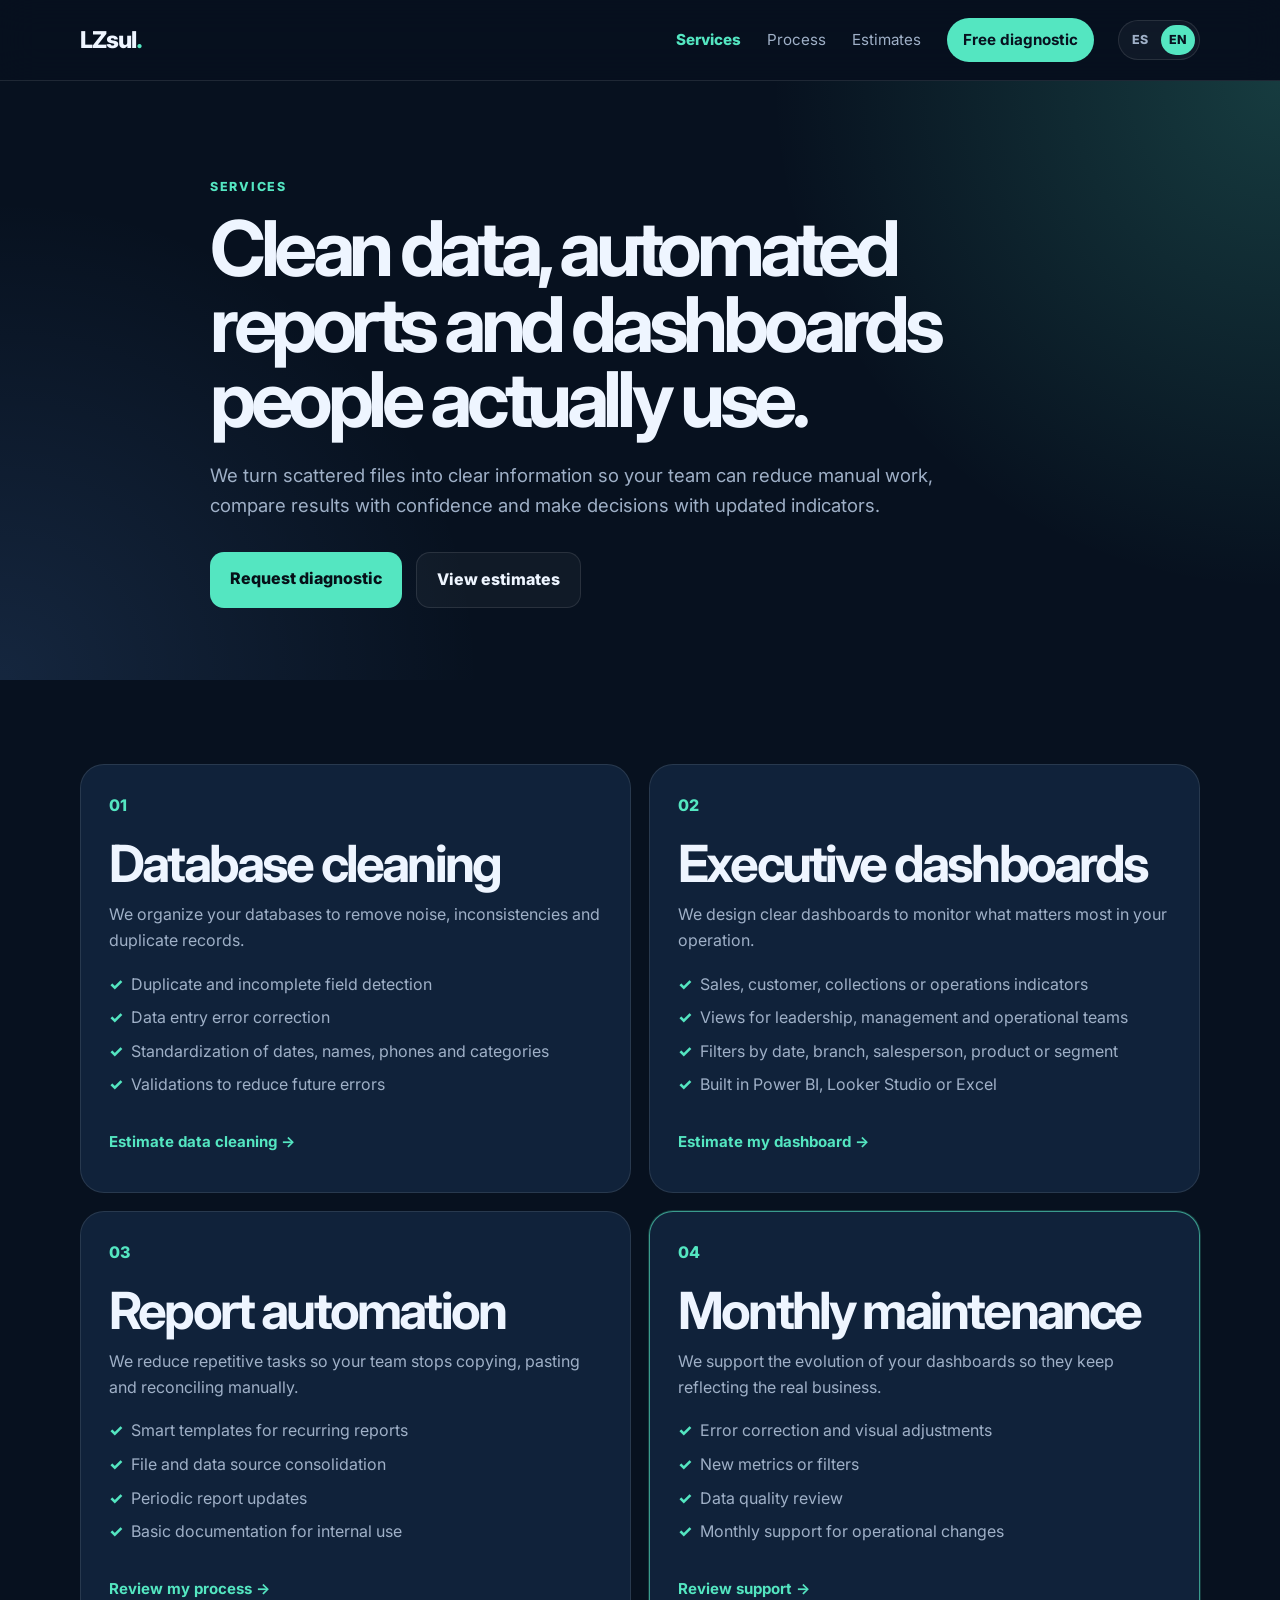
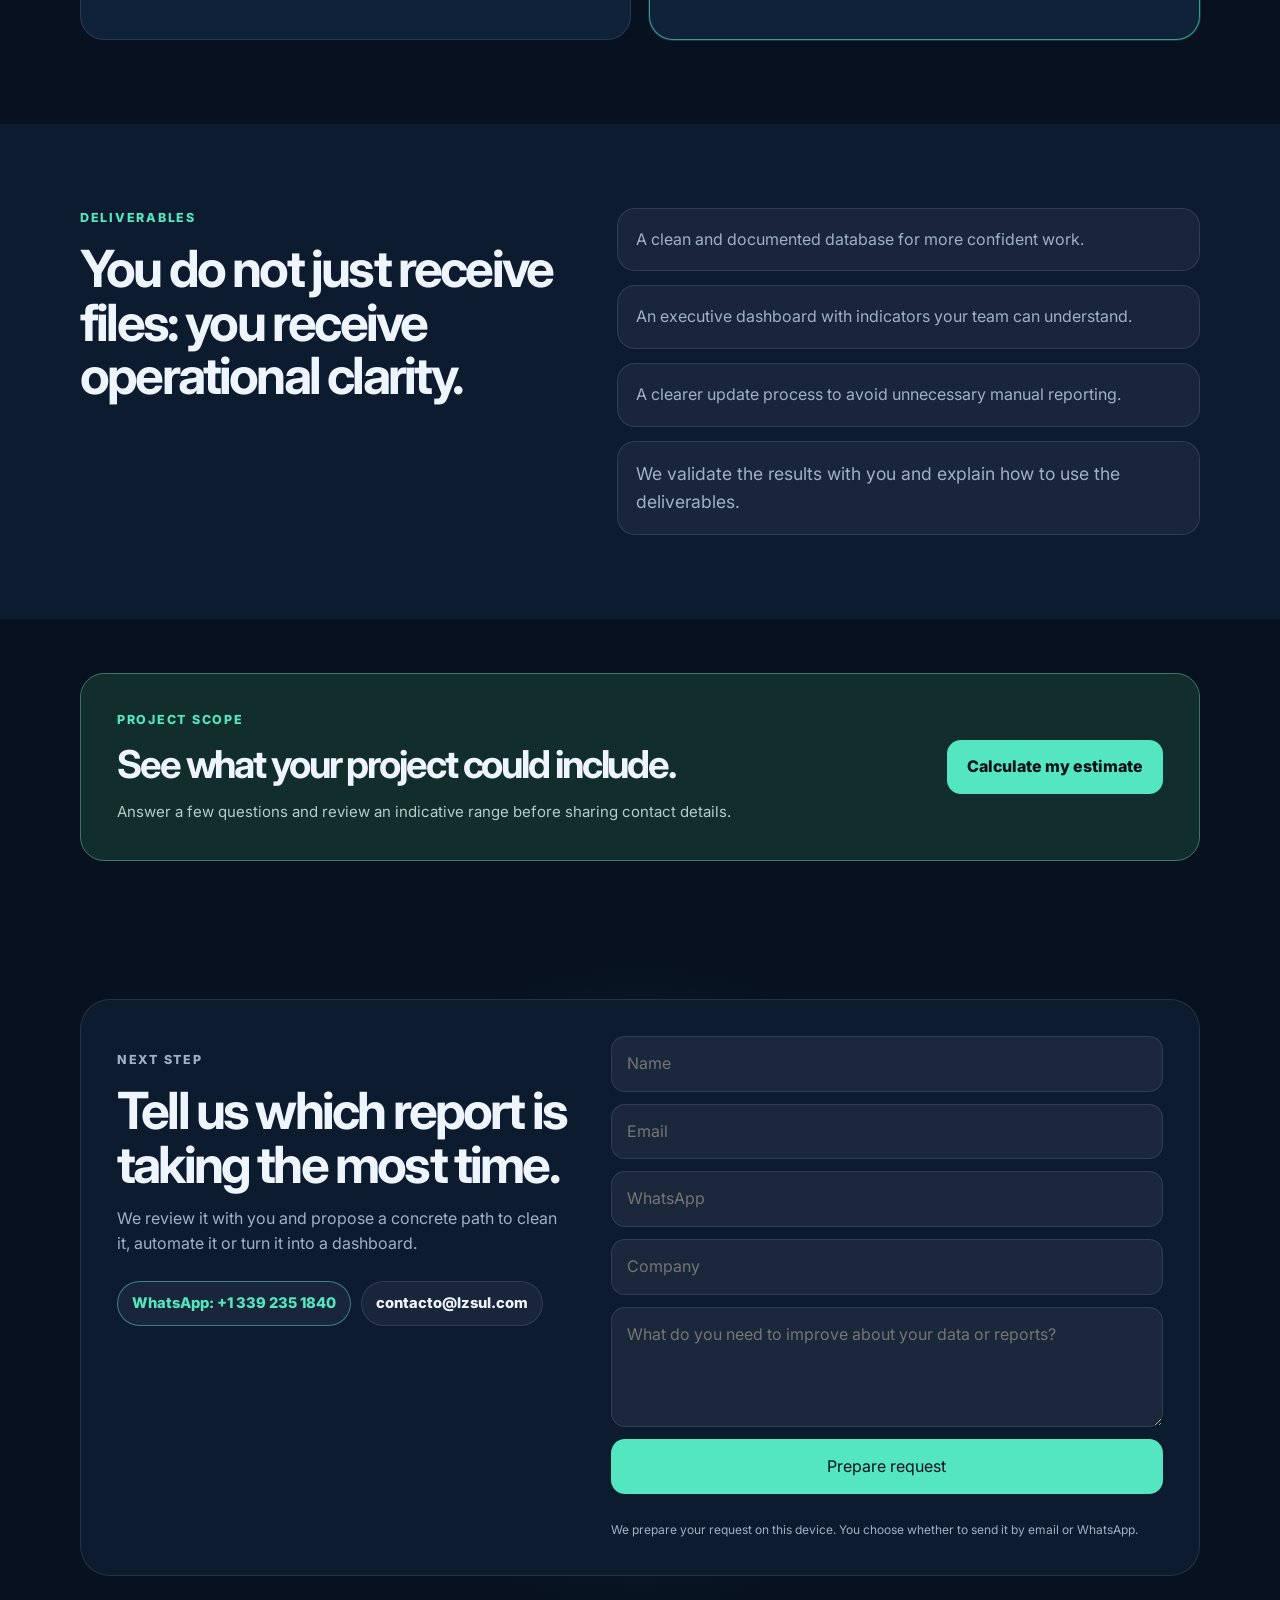
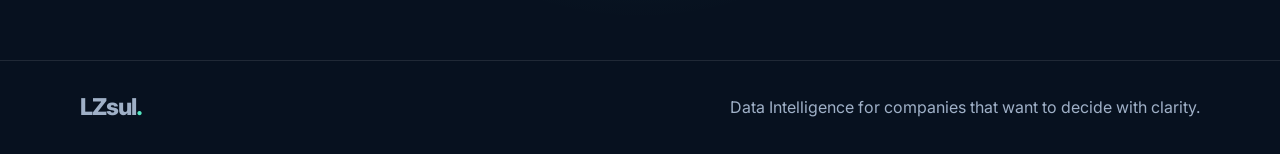
<file: servicios-en.html>
<!DOCTYPE html>
<html lang="en">
<head>
  <meta charset="UTF-8" />
  <meta name="viewport" content="width=device-width, initial-scale=1.0" />
  <title>Services | LZsul Data Intelligence</title>
    <style>:root {
  --bg: #07111f;
  --bg-soft: #0d1b2f;
  --card: #10223a;
  --text: #eef5ff;
  --muted: #9fb0c7;
  --accent: #54e6c1;
  --accent-2: #6aa8ff;
  --line: rgba(255,255,255,.1);
  --white: #ffffff;
}

* { box-sizing: border-box; margin: 0; padding: 0; }
html { scroll-behavior: smooth; }
body {
  font-family: 'Inter', sans-serif;
  background: var(--bg);
  color: var(--text);
  line-height: 1.6;
  overflow-x: hidden;
}

a { color: inherit; text-decoration: none; }
.container { width: min(1120px, 92%); margin: 0 auto; }

.navbar {
  position: sticky;
  top: 0;
  z-index: 100;
  background: rgba(7,17,31,.82);
  backdrop-filter: blur(18px);
  border-bottom: 1px solid var(--line);
}
.nav-content { display: flex; justify-content: space-between; align-items: center; gap: 24px; padding: 18px 0; }
.logo { font-weight: 800; font-size: 1.45rem; letter-spacing: -.04em; }
.logo span { color: var(--accent); }
nav { display: flex; gap: 26px; align-items: center; color: var(--muted); font-size: .95rem; margin-left: auto; }
nav a.active { color: var(--accent); font-weight: 800; }
.nav-cta { color: var(--bg); background: var(--accent); padding: 10px 16px; border-radius: 999px; font-weight: 700; }
.language-switch {
  display: inline-flex;
  align-items: center;
  gap: 4px;
  border: 1px solid var(--line);
  border-radius: 999px;
  padding: 4px;
  background: rgba(255,255,255,.04);
}
.language-switch a {
  display: inline-flex;
  align-items: center;
  justify-content: center;
  min-width: 34px;
  min-height: 30px;
  border-radius: 999px;
  color: var(--muted);
  font-size: .78rem;
  font-weight: 800;
}
.language-switch a.active {
  background: var(--accent);
  color: var(--bg);
}

.hero {
  min-height: min(690px, calc(100svh - 82px));
  padding: clamp(72px, 9vh, 108px) 0 clamp(58px, 8vh, 92px);
  display: flex;
  align-items: center;
  background:
    linear-gradient(90deg, rgba(7,17,31,.98) 0%, rgba(7,17,31,.88) 34%, rgba(7,17,31,.34) 72%, rgba(7,17,31,.12) 100%),
    linear-gradient(180deg, rgba(7,17,31,.18), rgba(7,17,31,.62)),
    radial-gradient(ellipse at 85% 30%, rgba(106,168,255,.22), transparent 65%);
  background-size: cover;
  background-position: center right;
}
.hero-grid { display: grid; grid-template-columns: minmax(0, 680px); gap: 0; align-items: center; }
.hero-copy { max-width: 680px; }
.eyebrow { color: var(--accent); font-weight: 800; text-transform: uppercase; font-size: .78rem; letter-spacing: .14em; margin-bottom: 14px; }
h1 { font-size: clamp(2.6rem, 6vw, 5rem); line-height: .98; letter-spacing: -.07em; max-width: 780px; }
h2 { font-size: clamp(2rem, 4vw, 3.2rem); line-height: 1.05; letter-spacing: -.055em; }
h3 { font-size: 1.25rem; letter-spacing: -.03em; }
.hero-text { color: #c5d6ee; font-size: 1.13rem; margin: 26px 0 34px; max-width: 640px; }
.hero-actions { display: flex; gap: 14px; flex-wrap: wrap; }
.btn { padding: 14px 20px; border-radius: 14px; font-weight: 800; display: inline-flex; }
.primary { background: var(--accent); color: #061018; }
.secondary { border: 1px solid var(--line); color: var(--text); background: rgba(255,255,255,.04); }
.trust-row { display: flex; gap: 12px; flex-wrap: wrap; margin-top: 28px; color: var(--muted); font-size: .9rem; }
.trust-row span { border: 1px solid rgba(255,255,255,.16); border-radius: 999px; padding: 8px 12px; background: rgba(7,17,31,.54); backdrop-filter: blur(10px); }

section { padding: 84px 0; }
.split { display: grid; grid-template-columns: .9fr 1.1fr; gap: 60px; align-items: start; }
.split p:last-child { color: var(--muted); font-size: 1.1rem; }
.problem, .process, .home-summary { background: var(--bg-soft); }
.data-safety { background: var(--bg); }
.section-heading { max-width: 760px; margin-bottom: 36px; }
.center { text-align: center; margin-left: auto; margin-right: auto; }
.service-grid { display: grid; grid-template-columns: repeat(4, 1fr); gap: 18px; }
.service-card, .step, .price-card { background: var(--card); border: 1px solid var(--line); border-radius: 24px; padding: 24px; }
.service-card.featured, .price-card.popular { border-color: rgba(84,230,193,.62); box-shadow: 0 0 0 1px rgba(84,230,193,.18); }
.service-card p, .step p, .price-card p { color: var(--muted); margin: 12px 0; }
ul { list-style: none; display: grid; gap: 8px; margin-top: 18px; color: var(--muted); }
li::before { content: '✓'; color: var(--accent); margin-right: 8px; font-weight: 800; }
.pill-grid { display: flex; flex-wrap: wrap; justify-content: center; gap: 12px; }
.pill-grid span { background: rgba(255,255,255,.06); border: 1px solid var(--line); border-radius: 999px; padding: 12px 16px; color: var(--muted); }
.steps { display: grid; grid-template-columns: repeat(4, 1fr); gap: 18px; }
.step span { color: var(--accent); font-weight: 800; }
.price-grid { display: grid; grid-template-columns: repeat(auto-fit, minmax(210px, 1fr)); gap: 18px; }
.price-card { position: relative; }
.price-card strong { display: block; font-size: 1.8rem; margin: 18px 0 2px; letter-spacing: -.04em; }
.price-card span { color: var(--muted); }
.badge { position: absolute; top: -13px; right: 20px; background: var(--accent); color: var(--bg); padding: 6px 10px; border-radius: 999px; font-size: .75rem; font-weight: 800; }
.pricing-method {
  margin-top: 56px;
  padding-top: 46px;
  border-top: 1px solid var(--line);
}
.method-grid {
  display: grid;
  grid-template-columns: repeat(5, 1fr);
  gap: 14px;
}
.method-grid article {
  background: rgba(255,255,255,.05);
  border: 1px solid var(--line);
  border-radius: 20px;
  padding: 20px;
}
.method-grid p {
  color: var(--muted);
  margin-top: 10px;
  font-size: .94rem;
}
.summary-list { display: grid; gap: 14px; }
.summary-list article,
.path-card {
  background: rgba(255,255,255,.05);
  border: 1px solid var(--line);
  border-radius: 22px;
  padding: 22px;
}
.summary-list span,
.path-card span {
  color: var(--accent);
  font-size: .82rem;
  font-weight: 800;
}
.summary-list h3,
.path-card h3 { margin-top: 8px; }
.summary-list p,
.path-card p {
  color: var(--muted);
  margin-top: 8px;
}
.path-grid {
  display: grid;
  grid-template-columns: repeat(3, 1fr);
  gap: 18px;
}
.path-card {
  min-height: 230px;
  display: flex;
  flex-direction: column;
}
.path-card.featured {
  border-color: rgba(84,230,193,.62);
  box-shadow: 0 0 0 1px rgba(84,230,193,.18);
}
.path-card a {
  color: var(--accent);
  font-weight: 800;
  margin-top: auto;
}
.cta { background: radial-gradient(circle at center, rgba(84,230,193,.13), transparent 45%); }
.cta-box { display: grid; grid-template-columns: .9fr 1.1fr; gap: 42px; background: var(--bg-soft); border: 1px solid var(--line); border-radius: 30px; padding: 36px; }
.cta-box p { color: var(--muted); margin-top: 14px; }
.contact-form { display: grid; gap: 12px; }
.direct-contact { display: flex; flex-wrap: wrap; gap: 10px; margin-top: 24px; }
.direct-contact a {
  display: inline-flex;
  align-items: center;
  min-height: 44px;
  border: 1px solid var(--line);
  border-radius: 999px;
  padding: 10px 14px;
  color: var(--text);
  background: rgba(255,255,255,.05);
  font-size: .92rem;
  font-weight: 800;
}
.direct-contact a:first-child {
  border-color: rgba(84,230,193,.5);
  color: var(--accent);
}
input, textarea { width: 100%; border: 1px solid var(--line); background: rgba(255,255,255,.06); color: var(--white); padding: 14px 15px; border-radius: 14px; font-family: inherit; }
textarea { min-height: 120px; resize: vertical; }
button { border: none; background: var(--accent); color: var(--bg); padding: 15px; border-radius: 14px; font-weight: 800; cursor: pointer; }
footer { border-top: 1px solid var(--line); padding: 28px 0; }
.footer-content { display: flex; justify-content: space-between; align-items: center; color: var(--muted); }

.section-actions { margin-top: 28px; display: flex; justify-content: flex-start; }
.section-actions.center { justify-content: center; }
.compact-grid { grid-template-columns: repeat(3, 1fr); }

.page-hero {
  padding: 96px 0 72px;
  background:
    radial-gradient(circle at top right, rgba(84,230,193,.2), transparent 36%),
    radial-gradient(circle at bottom left, rgba(106,168,255,.14), transparent 34%);
}
.page-intro { max-width: 860px; }
.page-intro h1 { margin-bottom: 24px; }
.page-intro > p:not(.eyebrow) { color: var(--muted); font-size: 1.16rem; max-width: 760px; margin-bottom: 32px; }

.detail-grid { display: grid; grid-template-columns: repeat(2, 1fr); gap: 18px; }
.detail-card {
  background: var(--card);
  border: 1px solid var(--line);
  border-radius: 24px;
  padding: 28px;
}
.detail-card.featured {
  border-color: rgba(84,230,193,.62);
  box-shadow: 0 0 0 1px rgba(84,230,193,.18);
}
.detail-card p { color: var(--muted); margin-top: 12px; }
.detail-number {
  display: inline-block;
  color: var(--accent);
  font-weight: 800;
  margin-bottom: 18px;
}
.stack-list { display: grid; gap: 14px; }
.stack-list p {
  background: rgba(255,255,255,.05);
  border: 1px solid var(--line);
  border-radius: 18px;
  color: var(--muted);
  padding: 18px;
}

.timeline { display: grid; gap: 18px; }
.timeline-step {
  display: grid;
  grid-template-columns: 90px 1fr;
  gap: 24px;
  align-items: start;
  background: var(--card);
  border: 1px solid var(--line);
  border-radius: 24px;
  padding: 26px;
}
.timeline-step span {
  color: var(--accent);
  font-size: 1.4rem;
  font-weight: 800;
}
.route-label {
  display: inline-flex;
  width: fit-content;
  color: var(--bg);
  background: var(--accent);
  border-radius: 999px;
  padding: 5px 10px;
  font-size: .76rem;
  font-weight: 800;
  margin-bottom: 10px;
}
.timeline-step p { color: var(--muted); margin-top: 10px; }

.comparison-grid { display: grid; grid-template-columns: repeat(3, 1fr); gap: 18px; }
.comparison-grid article {
  background: rgba(255,255,255,.05);
  border: 1px solid var(--line);
  border-radius: 24px;
  padding: 24px;
}
.comparison-grid p { color: var(--muted); margin-top: 12px; }

.safety-grid { display: grid; gap: 14px; }
.safety-grid article {
  background: rgba(255,255,255,.05);
  border: 1px solid var(--line);
  border-radius: 20px;
  padding: 20px;
}
.safety-grid span {
  color: var(--accent);
  font-size: .82rem;
  font-weight: 800;
}
.safety-grid h3 { margin-top: 8px; }
.safety-grid p { color: var(--muted); margin-top: 8px; }

@media (max-width: 900px) {
  .nav-content { flex-wrap: wrap; gap: 12px; padding: 14px 0; }
  .logo { order: 1; }
  .language-switch { order: 2; margin-left: auto; }
  nav {
    order: 3;
    width: 100%;
    display: grid;
    grid-template-columns: repeat(4, minmax(0, 1fr));
    gap: 8px;
    font-size: .86rem;
  }
  nav a {
    display: flex;
    align-items: center;
    justify-content: center;
    min-height: 38px;
    padding: 8px 10px;
    border: 1px solid var(--line);
    border-radius: 999px;
    background: rgba(255,255,255,.04);
    text-align: center;
  }
  .nav-cta { border-color: transparent; }
  .hero-grid, .split, .cta-box { grid-template-columns: 1fr; }
  .service-grid, .steps, .price-grid, .detail-grid, .comparison-grid, .method-grid, .path-grid { grid-template-columns: repeat(2, 1fr); }
}
@media (max-width: 620px) {
  .container { width: calc(100% - 32px); }
  nav { grid-template-columns: repeat(2, minmax(0, 1fr)); }
  nav a { min-width: 0; }
  .service-grid, .steps, .price-grid, .detail-grid, .comparison-grid, .method-grid, .path-grid { grid-template-columns: 1fr; }
  .footer-content { flex-direction: column; gap: 10px; text-align: center; }
  .timeline-step { grid-template-columns: 1fr; gap: 10px; }
  .hero {
    min-height: auto;
    padding: 58px 0 48px;
    background:
      linear-gradient(180deg, rgba(7,17,31,.86) 0%, rgba(7,17,31,.96) 58%, rgba(7,17,31,.98) 100%),
      radial-gradient(ellipse at 85% 30%, rgba(106,168,255,.22), transparent 65%);
    background-size: auto 100%, cover;
    background-position: center, 62% center;
  }
  .hero-grid { gap: 42px; }
  .eyebrow { font-size: .72rem; letter-spacing: .1em; overflow-wrap: anywhere; }
  h1 { font-size: 2.55rem; letter-spacing: -.055em; }
  .hero-text { font-size: 1.03rem; margin: 22px 0 28px; }
  .btn { width: 100%; justify-content: center; text-align: center; }
}
</style>
  <style>/* New components use the existing site palette and typography. */
[hidden]{display:none!important}
html{scroll-padding-top:115px}
button,input,select,textarea{font:inherit}
a:focus-visible,button:focus-visible,input:focus-visible,select:focus-visible,textarea:focus-visible{outline:3px solid var(--accent-2);outline-offset:4px}
.skip-link{position:absolute;left:16px;top:-100px;z-index:200;background:var(--accent);color:var(--bg);padding:12px;border-radius:8px}
.skip-link:focus{top:8px}
.page-index .hero-grid{grid-template-columns:minmax(0,1.1fr) minmax(0,1fr);gap:44px}
.page-index .hero h1{font-size:clamp(2.6rem,4.4vw,4rem);line-height:1.04;letter-spacing:-.055em}
.page-index .hero-text{margin-bottom:16px}
.hero-outcome{color:var(--accent);font-weight:700;margin-bottom:26px;font-size:1.05rem}
.hero-demo{min-width:0}
.dashboard{padding:0;border:1px solid #314b60;border-radius:24px;background:var(--bg-soft);overflow:hidden;box-shadow:0 24px 70px rgba(0,0,0,.2)}
.dash-top{padding:19px 22px 15px;display:flex;justify-content:space-between;align-items:center;gap:14px;border-bottom:1px solid var(--line)}
.dash-top b{font-size:14px}.dash-top span{font-size:10px;letter-spacing:1px;color:var(--muted);white-space:nowrap}
.dash-tabs{display:flex;gap:6px;padding:15px 20px 0}
.dash-tabs button{background:transparent;border:1px solid transparent;border-radius:999px;color:var(--muted);font-size:12px;padding:6px 13px;min-height:36px}
.dash-tabs button[aria-selected=true]{color:var(--accent);border-color:#3d736c;background:#14332f}
.dash-body{padding:21px 22px 18px}.dash-stats{display:grid;grid-template-columns:1.2fr 1fr;gap:20px}
.dash-label{font-size:12px;color:var(--muted)}.dash-value{font-size:32px;letter-spacing:-1.5px;font-weight:700;line-height:1.2;margin:6px 0}.dash-value.small{font-size:27px}.dash-note{font-size:11px;color:var(--accent)}
.chart{height:163px;margin-top:17px}.chart svg{width:100%;height:100%;display:block;overflow:visible}
.dash-bottom{padding-top:13px;border-top:1px solid var(--line);display:flex;align-items:flex-start;gap:10px;color:#d1dfed;font-size:12px}
.dash-bottom i{display:inline-flex;flex:none;width:24px;height:24px;border-radius:50%;align-items:center;justify-content:center;background:#203f3d;color:var(--accent);font-style:normal;font-weight:700}
.demo-caption{font-size:11px;color:var(--muted);margin-top:12px;text-align:center;line-height:1.5}
.page-index .path-grid{grid-template-columns:repeat(4,minmax(0,1fr))}.path-card p{margin-bottom:22px}
.deliver{background:var(--bg-soft)}.deliver-grid{display:grid;grid-template-columns:.88fr 1.12fr;gap:70px;align-items:start}.deliver-copy>p:not(.eyebrow){color:var(--muted);margin:22px 0 26px}
.deliver-list{list-style:none;padding:0;margin:0;gap:0}.deliver-list li{display:grid;grid-template-columns:36px 1fr;gap:15px;padding:23px 0;border-bottom:1px solid var(--line)}.deliver-list li::before{content:none}.deliver-list li:first-child{padding-top:0}.deliver-list li:last-child{border:0;padding-bottom:0}.check{border:1px solid #3d7065;border-radius:8px;display:flex;align-items:center;justify-content:center;width:32px;height:32px;color:var(--accent);font-size:15px}.deliver-list b{font-size:17px;color:var(--text)}.deliver-list p{font-size:14px;color:var(--muted);margin-top:6px}
.budget-bridge{padding:54px 0}.budget-banner{display:grid;grid-template-columns:1fr auto;gap:30px;align-items:center;padding:36px;border:1px solid #3e766a;border-radius:24px;background:#112e2c}.budget-banner h2{font-size:clamp(1.9rem,3vw,2.5rem);max-width:650px}.budget-banner p:not(.eyebrow){margin-top:16px;color:#b4cdc7;font-size:15px}
.service-link{display:inline-flex;align-items:center;min-height:44px;color:var(--accent);font-weight:700;margin-top:22px;font-size:.94rem}
.scope-note{color:var(--muted);border-left:3px solid var(--accent);padding:0 0 0 20px;margin-bottom:32px;max-width:780px}
.budget-section{padding-top:54px;padding-bottom:54px;background:var(--bg-soft)}.section-description{margin-top:20px;color:var(--muted)}.price-card{display:flex;flex-direction:column}.price-card .service-link{margin-top:auto;padding-top:24px}.price-card ul{margin-bottom:16px}.page-planes .pricing{padding-top:54px}
.contact-note{color:var(--muted);font-size:12px;line-height:1.6}.contact-result{border-top:1px solid var(--line);padding-top:20px}.contact-result pre{white-space:pre-wrap;overflow-wrap:anywhere;background:var(--bg);color:var(--text);padding:18px;border:1px solid var(--line);border-radius:14px;font:14px/1.6 Inter,Arial,sans-serif;margin:18px 0}.contact-actions{display:flex;gap:10px;flex-wrap:wrap}.contact-actions .btn{font-size:13px;min-height:44px;padding:12px 16px}
@media(max-width:1100px){.page-index .hero-grid{gap:28px}.dash-value{font-size:28px}.dash-value.small{font-size:24px}.page-index .path-grid{grid-template-columns:repeat(2,minmax(0,1fr))}}
@media(max-width:900px){html{scroll-padding-top:155px}.page-index .hero-grid{grid-template-columns:1fr;gap:38px}.hero-demo{max-width:640px;width:100%}.deliver-grid{grid-template-columns:1fr;gap:36px}.budget-banner{grid-template-columns:1fr}.budget-banner .btn{justify-self:start}.split{gap:34px}}
@media(max-width:620px){html{scroll-padding-top:190px}section{padding:54px 0}.page-index .path-grid{grid-template-columns:1fr}.page-index .hero h1{font-size:2.55rem}.dash-top{padding:16px;flex-wrap:wrap;gap:6px}.dash-body{padding:18px 14px}.dash-tabs{padding-inline:14px;gap:3px}.dash-tabs button{padding:7px 10px}.dash-stats{gap:12px}.dash-value{font-size:29px}.dash-value.small{font-size:24px}.budget-banner{padding:26px}.cta-box{padding:24px;gap:28px}.page-hero{padding:60px 0 48px}.detail-card h2,.timeline-step h2{font-size:1.9rem}.contact-actions .btn{flex:1;white-space:normal}}
@media(prefers-reduced-motion:reduce){html{scroll-behavior:auto}}
</style>
  <link rel="preconnect" href="https://fonts.googleapis.com">
  <link rel="preconnect" href="https://fonts.gstatic.com" crossorigin>
  <link href="https://fonts.googleapis.com/css2?family=Inter:wght@400;500;600;700;800&display=swap" rel="stylesheet">
</head>
<body class="page-servicios">
  <a class="skip-link" href="#contenido">Skip to content</a>
  <header class="navbar">
    <div class="container nav-content">
      <a href="index-en.html" class="logo">LZsul<span>.</span></a>
      <nav aria-label="Main navigation">
        <a href="servicios-en.html" class="active">Services</a>
        <a href="proceso-en.html">Process</a>
        <a href="planes-en.html">Estimates</a>
        <a href="index-en.html#contacto" class="nav-cta">Free diagnostic</a>
      </nav>
      <div class="language-switch" aria-label="Language selector">
        <a href="servicios.html">ES</a>
        <a href="servicios-en.html" class="active">EN</a>
      </div>
    </div>
  </header>

  <main id="contenido">
    <section class="page-hero">
      <div class="container page-intro">
        <p class="eyebrow">Services</p>
        <h1>Clean data, automated reports and dashboards people actually use.</h1>
        <p>
          We turn scattered files into clear information so your team can reduce manual work,
          compare results with confidence and make decisions with updated indicators.
        </p>
        <div class="hero-actions">
          <a href="index-en.html#contacto" class="btn primary">Request diagnostic</a>
          <a href="planes-en.html" class="btn secondary">View estimates</a>
        </div>
      </div>
    </section>

    <section class="services">
      <div class="container">
        <div class="detail-grid">
          <article class="detail-card">
            <span class="detail-number">01</span>
            <h2>Database cleaning</h2>
            <p>We organize your databases to remove noise, inconsistencies and duplicate records.</p>
            <ul>
              <li>Duplicate and incomplete field detection</li>
              <li>Data entry error correction</li>
              <li>Standardization of dates, names, phones and categories</li>
              <li>Validations to reduce future errors</li>
            </ul>
          <a class="service-link" href="planes-en.html?servicio=cleanup#cotizador">Estimate data cleaning →</a></article>

          <article class="detail-card">
            <span class="detail-number">02</span>
            <h2>Executive dashboards</h2>
            <p>We design clear dashboards to monitor what matters most in your operation.</p>
            <ul>
              <li>Sales, customer, collections or operations indicators</li>
              <li>Views for leadership, management and operational teams</li>
              <li>Filters by date, branch, salesperson, product or segment</li>
              <li>Built in Power BI, Looker Studio or Excel</li>
            </ul>
          <a class="service-link" href="planes-en.html?servicio=control#cotizador">Estimate my dashboard →</a></article>

          <article class="detail-card">
            <span class="detail-number">03</span>
            <h2>Report automation</h2>
            <p>We reduce repetitive tasks so your team stops copying, pasting and reconciling manually.</p>
            <ul>
              <li>Smart templates for recurring reports</li>
              <li>File and data source consolidation</li>
              <li>Periodic report updates</li>
              <li>Basic documentation for internal use</li>
            </ul>
          <a class="service-link" href="planes-en.html?servicio=process#cotizador">Review my process →</a></article>

          <article class="detail-card featured">
            <span class="detail-number">04</span>
            <h2>Monthly maintenance</h2>
            <p>We support the evolution of your dashboards so they keep reflecting the real business.</p>
            <ul>
              <li>Error correction and visual adjustments</li>
              <li>New metrics or filters</li>
              <li>Data quality review</li>
              <li>Monthly support for operational changes</li>
            </ul>
          <a class="service-link" href="index-en.html#contacto">Review support →</a></article>
        </div>
      </div>
    </section>

    <section class="problem">
      <div class="container split">
        <div>
          <p class="eyebrow">Deliverables</p>
          <h2>You do not just receive files: you receive operational clarity.</h2>
        </div>
        <div class="stack-list">
          <p>A clean and documented database for more confident work.</p>
          <p>An executive dashboard with indicators your team can understand.</p>
          <p>A clearer update process to avoid unnecessary manual reporting.</p>
        <p>We validate the results with you and explain how to use the deliverables.</p></div>
      </div>
    </section>

    <section class="budget-bridge"><div class="container"><div class="budget-banner"><div><p class="eyebrow">Project scope</p><h2>See what your project could include.</h2><p>Answer a few questions and review an indicative range before sharing contact details.</p></div><a class="btn primary" href="planes-en.html#cotizador">Calculate my estimate</a></div></div></section>
    <section class="cta">
      <div class="container cta-box">
        <div>
          <p class="eyebrow">Next step</p>
          <h2>Tell us which report is taking the most time.</h2>
          <p>We review it with you and propose a concrete path to clean it, automate it or turn it into a dashboard.</p>
        </div>
        <form class="contact-form">
          <input type="text" name="name" placeholder="Name" required aria-label="Name">
          <input type="email" name="email" placeholder="Email" required aria-label="Email">
          <input type="tel" name="phone" placeholder="WhatsApp" aria-label="WhatsApp">
          <input type="text" name="company" placeholder="Company" aria-label="Company">
          <textarea name="message" placeholder="What do you need to improve about your data or reports?" aria-label="What do you need to improve about your data or reports?"></textarea>
          <button type="submit">Prepare request</button>
        </form>
      </div>
    </section>
  </main>

  <footer>
    <div class="container footer-content">
      <a href="index-en.html" class="logo">LZsul<span>.</span></a>
      <p>Data Intelligence for companies that want to decide with clarity.</p>
    </div>
  </footer>

  <script>'use strict';
(()=>{
const $=id=>document.getElementById(id);
const en=document.documentElement.lang==='en';
if($('demo-chart')){
const dataset={
ventas:{label:'Monthly sales',value:'$238,000',note:'8.2% above the monthly target',secondLabel:'Monthly target',secondValue:'$220,000',secondNote:'Amounts in MXN',values:[148,170,162,198,211,238],labels:['Apr','May','Jun','Jul','Aug','Sep'],axis:['0','125','250'],max:250,unit:'Thousands of MXN',insight:'Compare monthly results with your target and identify changes early.'},
cobranza:{label:'Outstanding balance',value:'$186,000',note:'$52,000 need follow-up due to overdue status',secondLabel:'Overdue receivables',secondValue:'28.0%',secondNote:'Of the total outstanding balance',values:[134,25,17,10],labels:['Not due','1–30 days','31–60 days','61+ days'],axis:['0','75','150'],max:150,unit:'Thousands of MXN',insight:'Prioritize follow-up by balance age. The amounts total $186,000.'},
operacion:{label:'On-time deliveries',value:'92.0%',note:'230 of 250 deliveries this month',secondLabel:'Late deliveries',secondValue:'20',secondNote:'8.0% of this month total',values:[84,87,86,90,89,92],labels:['Apr','May','Jun','Jul','Aug','Sep'],axis:['0','50','100'],max:100,unit:'% on time',insight:'Review on-time performance and identify periods that need attention.'}
};
function drawDemo(key){const d=dataset[key];for(const [id,value]of Object.entries({'metric-label':d.label,'metric-value':d.value,'metric-note':d.note,'second-label':d.secondLabel,'second-value':d.secondValue,'second-note':d.secondNote,'demo-insight':d.insight}))$(id).textContent=value;document.querySelectorAll('[data-demo]').forEach(b=>{const active=b.dataset.demo===key;b.setAttribute('aria-selected',String(active));b.tabIndex=active?0:-1;});$('demo-panel').setAttribute('aria-labelledby','tab-'+key);const width=Math.max(230,document.getElementById('demo-chart').clientWidth),height=162,left=36,right=8,top=24,bottom=130,w=width-left-right,slot=w/d.values.length;const lines=[0,.5,1].map((f,i)=>{const y=bottom-f*(bottom-top);return `<line x1="${left}" y1="${y}" x2="${width-right}" y2="${y}" stroke="#293c50"/><text x="${left-8}" y="${y+4}" text-anchor="end" fill="#a8bacd" font-size="11">${d.axis[i]}</text>`;}).join('');const bars=d.values.map((v,i)=>{const barW=slot*.48,x=left+i*slot+(slot-barW)/2,h=v/d.max*(bottom-top);return `<rect x="${x}" y="${bottom-h}" width="${barW}" height="${h}" rx="3" fill="${i===d.values.length-1?'#54e6c1':'#355f71'}"><title>${d.labels[i]}: ${v} ${d.unit}</title></rect><text x="${x+barW/2}" y="${bottom-h-5}" fill="#d4e6ef" text-anchor="middle" font-size="11">${v}</text><text x="${x+barW/2}" y="150" fill="#a8bacd" text-anchor="middle" font-size="11">${d.labels[i]}</text>`;}).join('');$('demo-chart').innerHTML=`<svg viewBox="0 0 ${width} ${height}" role="img" aria-label="${d.label}. ${d.values.map((v,i)=>d.labels[i]+': '+v+' '+d.unit).join('; ')}"><text x="${left}" y="10" fill="#a8bacd" font-size="11">${d.unit}</text>${lines}${bars}</svg>`;}
document.querySelectorAll('[data-demo]').forEach((b,i,all)=>{b.addEventListener('click',()=>drawDemo(b.dataset.demo));b.addEventListener('keydown',e=>{let n=i;if(e.key==='ArrowRight')n=(i+1)%all.length;else if(e.key==='ArrowLeft')n=(i+all.length-1)%all.length;else if(e.key==='Home')n=0;else if(e.key==='End')n=all.length-1;else return;e.preventDefault();all[n].focus();drawDemo(all[n].dataset.demo);});});

drawDemo('ventas');
new ResizeObserver(()=>drawDemo(document.querySelector('[data-demo][aria-selected=true]').dataset.demo)).observe($('demo-chart'));
}
const CONTACT_EMAIL='contacto@lzsul.com';
const CONTACT_WHATSAPP_NUMBER='13392351840';
function buildWhatsappUrl(message){return 'https://wa.me/'+CONTACT_WHATSAPP_NUMBER+'?text='+encodeURIComponent(message);}
function buildEmailUrl(subject,body){return 'mailto:'+CONTACT_EMAIL+'?'+new URLSearchParams({subject,body});}
function buildContactMessage(form){
 const data=new FormData(form),empty=en?'Not provided':'No indicado';
 return [en?'Hello, I would like to request a diagnostic for my data.':'Hola, quiero solicitar un diagnóstico para mis datos.','',
 (en?'Name: ':'Nombre: ')+(data.get('name')||empty),
 (en?'Email: ':'Correo: ')+(data.get('email')||empty),
 (en?'WhatsApp: ':'WhatsApp: ')+(data.get('phone')||empty),
 (en?'Company: ':'Empresa: ')+(data.get('company')||empty),'',
 (en?'Need: ':'Necesidad: ')+(data.get('message')||empty)].join('\n');
}
document.querySelectorAll('.contact-form').forEach(form=>{
 const note=document.createElement('p');note.className='contact-note';
 note.textContent=en?'We prepare your request on this device. You choose whether to send it by email or WhatsApp.':'Preparamos tu solicitud en este dispositivo. Tú eliges si la envías por correo o WhatsApp.';form.append(note);
 const result=document.createElement('div');result.className='contact-result';result.hidden=true;
 const status=document.createElement('p');status.setAttribute('role','status');status.textContent=en?'Your message is ready to review and send.':'Tu mensaje está listo para revisar y enviar.';
 const summary=document.createElement('pre');
 const links=document.createElement('div');links.className='contact-actions';
 const email=document.createElement('a');email.className='btn primary';email.textContent=en?'Open email':'Abrir correo';
 const whatsapp=document.createElement('a');whatsapp.className='btn secondary';whatsapp.textContent=en?'Open WhatsApp':'Abrir WhatsApp';whatsapp.target='_blank';whatsapp.rel='noopener';
 const edit=document.createElement('button');edit.type='button';edit.className='btn secondary';edit.textContent=en?'Edit request':'Editar solicitud';
 links.append(email,whatsapp,edit);result.append(status,summary,links);form.append(result);
 form.addEventListener('submit',event=>{event.preventDefault();const message=buildContactMessage(form);summary.textContent=message;email.href=buildEmailUrl(en?'LZsul diagnostic request':'Solicitud de diagnóstico LZsul',message);whatsapp.href=buildWhatsappUrl(message);result.hidden=false;result.scrollIntoView({behavior:'smooth',block:'nearest'});});
 edit.addEventListener('click',()=>{result.hidden=true;form.elements.namedItem('name').focus();});
});
document.querySelectorAll('.cta-box > div:first-child').forEach(content=>{
 if(content.querySelector('.direct-contact'))return;
 const links=document.createElement('div');links.className='direct-contact';
 const whatsapp=document.createElement('a');whatsapp.href=buildWhatsappUrl(en?'Hello, I would like information about LZsul services.':'Hola, quiero información sobre los servicios de LZsul.');whatsapp.target='_blank';whatsapp.rel='noopener';whatsapp.textContent='WhatsApp: +1 339 235 1840';
 const email=document.createElement('a');email.href='mailto:'+CONTACT_EMAIL;email.textContent=CONTACT_EMAIL;
 links.append(whatsapp,email);content.append(links);
});

})();
</script>
</body>
</html>
</file>
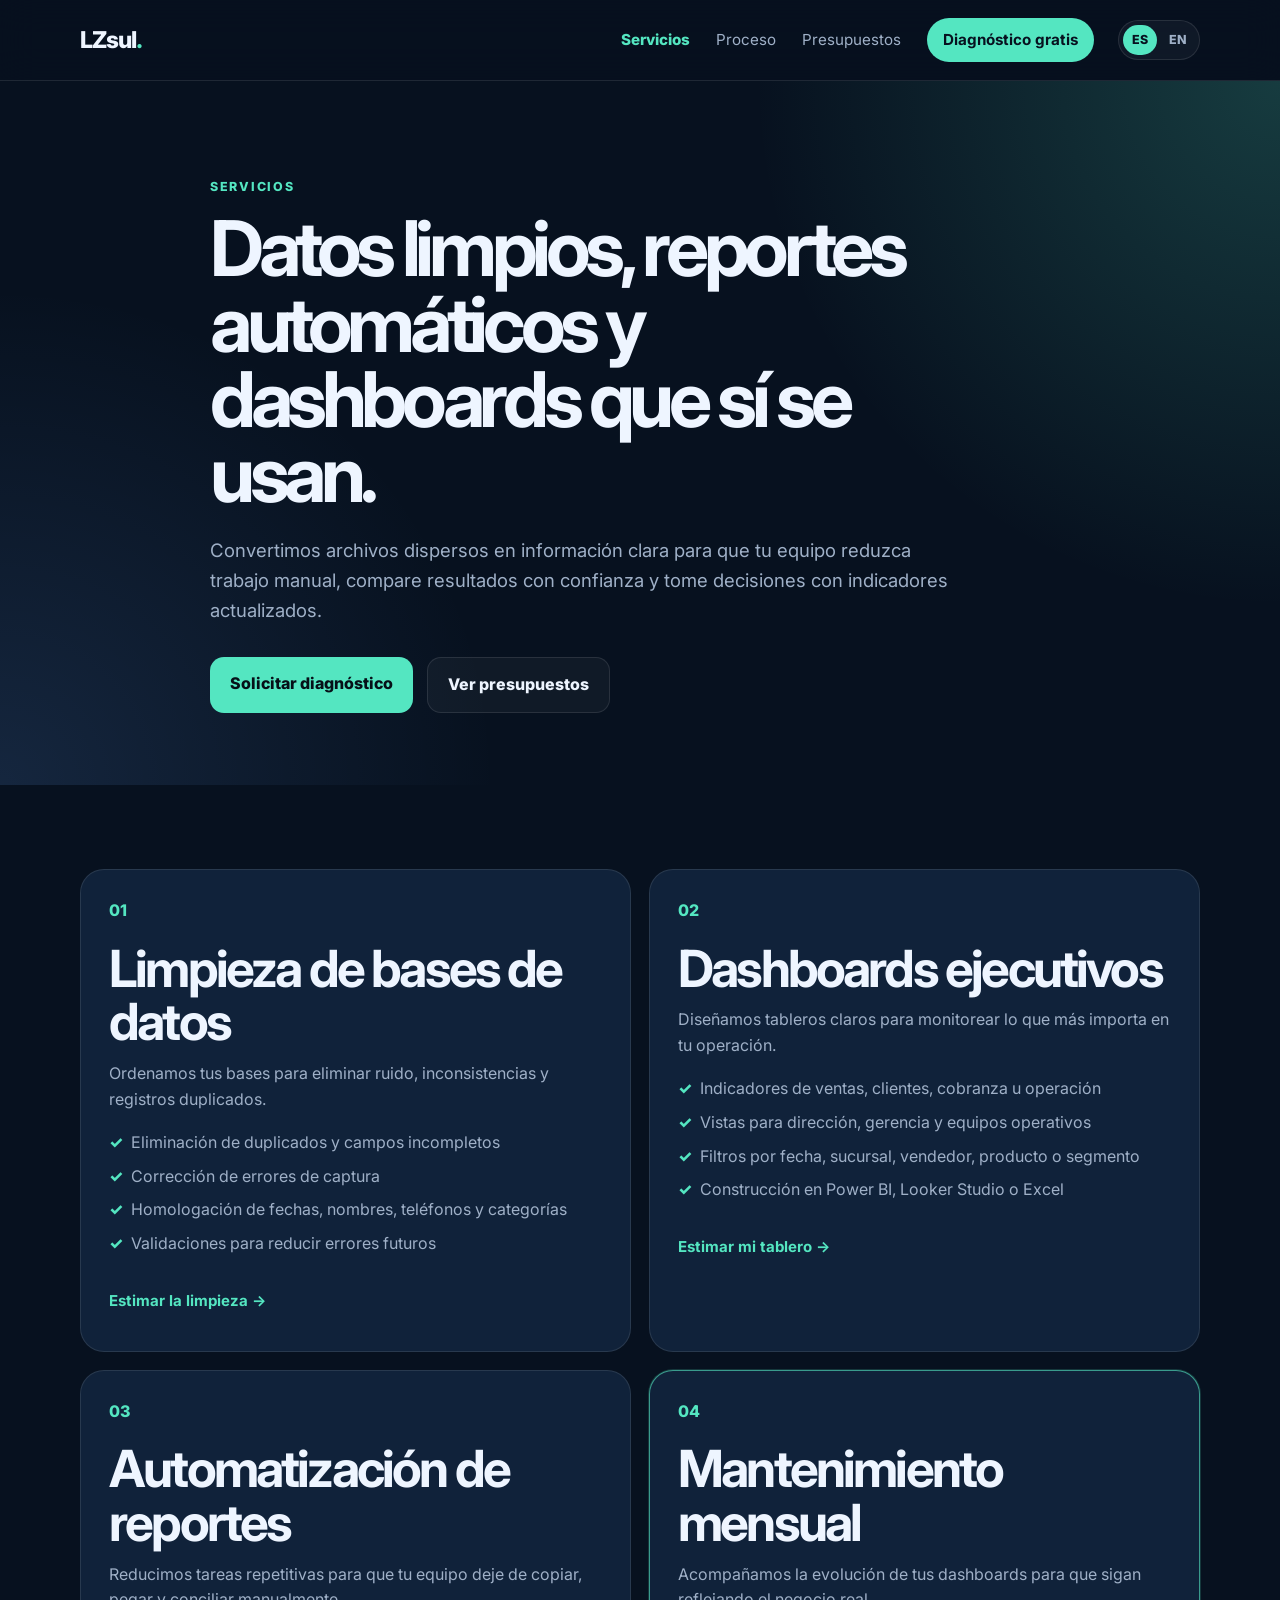
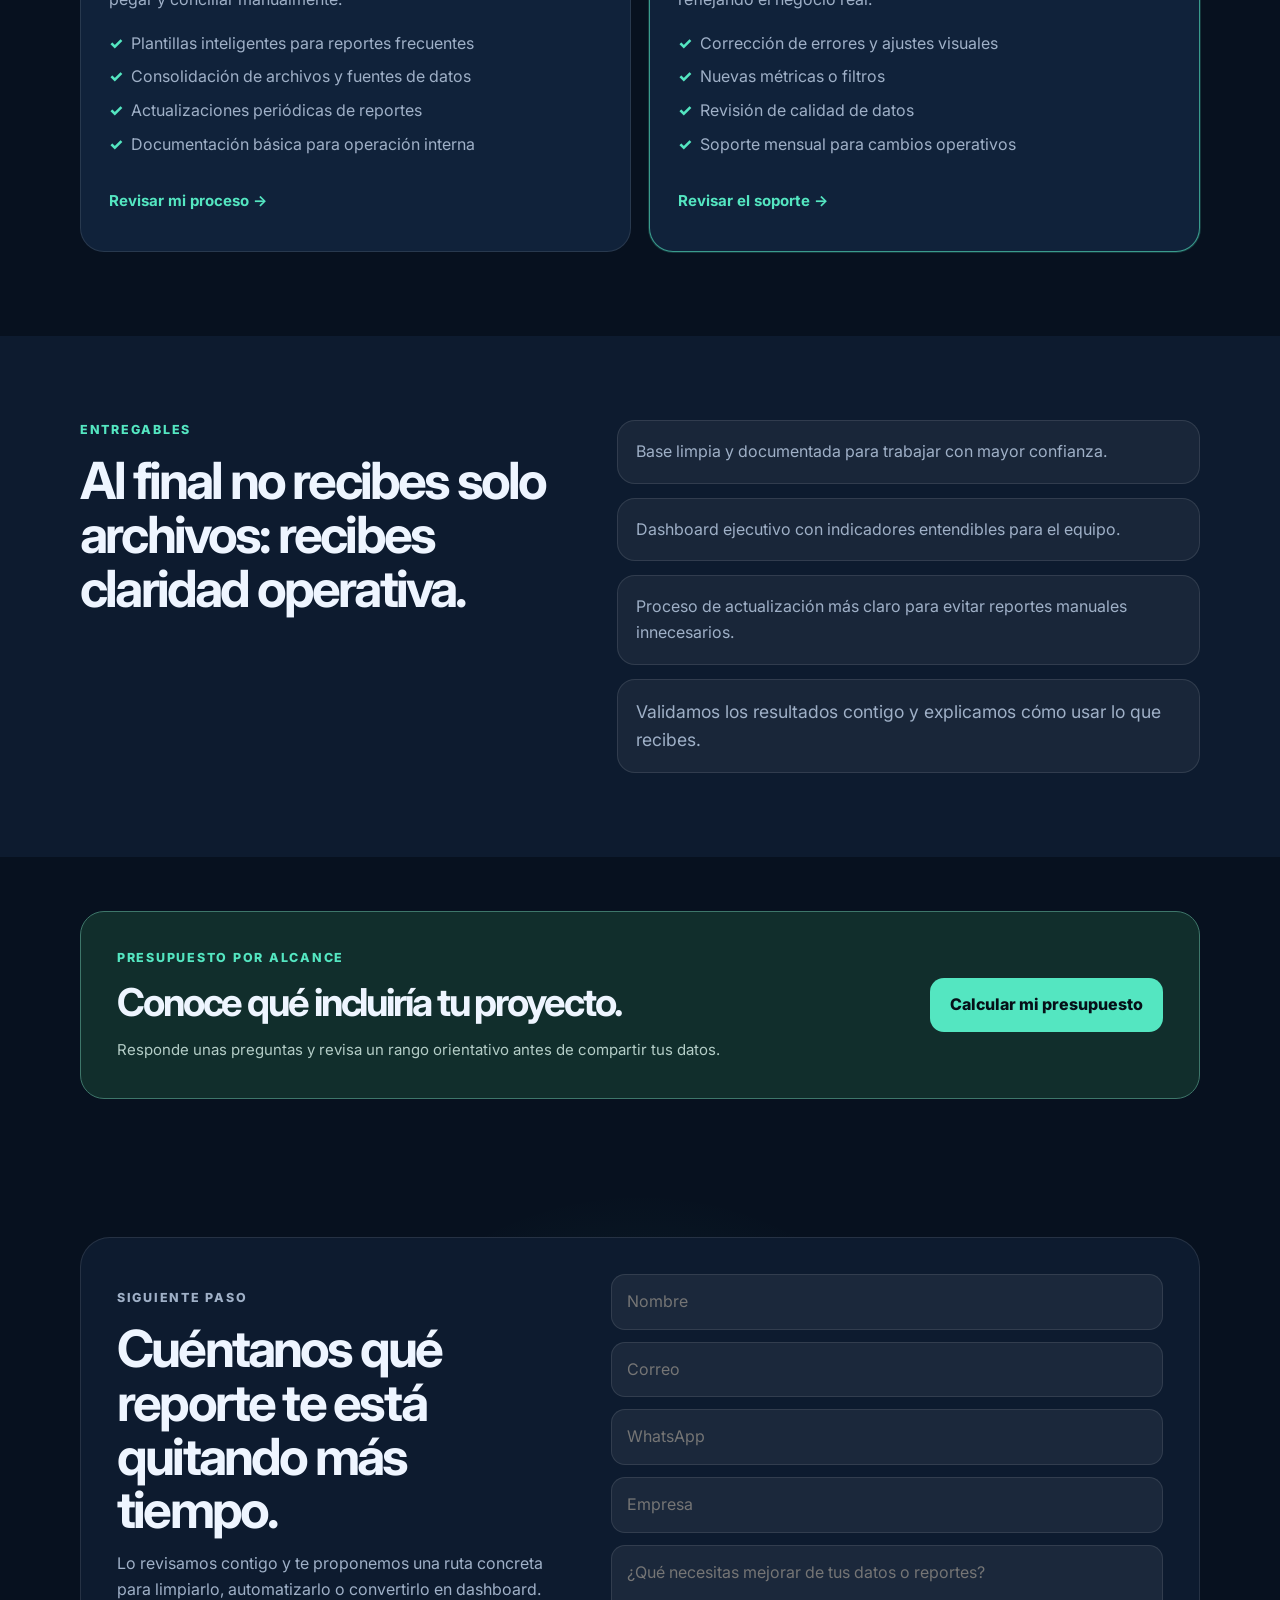
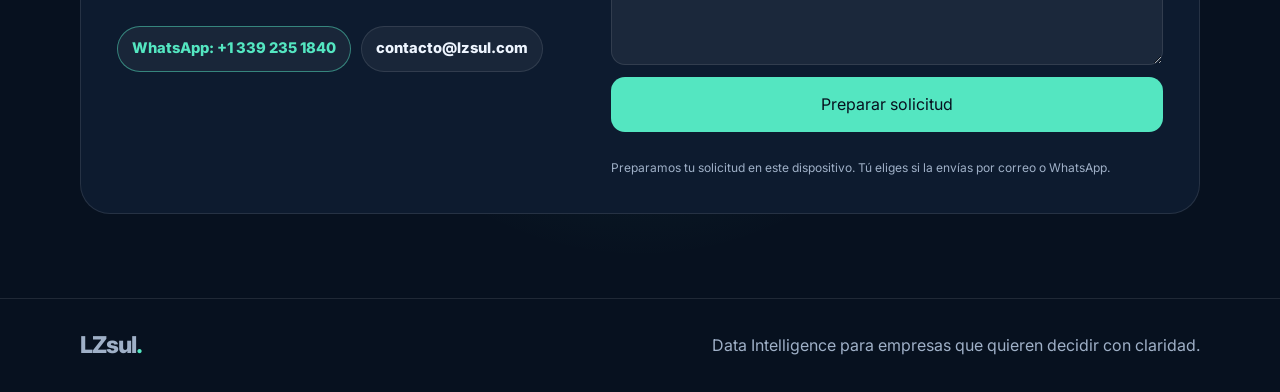
<file: servicios.html>
<!DOCTYPE html>
<html lang="es">
<head>
  <meta charset="UTF-8" />
  <meta name="viewport" content="width=device-width, initial-scale=1.0" />
  <title>Servicios | LZsul Data Intelligence</title>
    <style>:root {
  --bg: #07111f;
  --bg-soft: #0d1b2f;
  --card: #10223a;
  --text: #eef5ff;
  --muted: #9fb0c7;
  --accent: #54e6c1;
  --accent-2: #6aa8ff;
  --line: rgba(255,255,255,.1);
  --white: #ffffff;
}

* { box-sizing: border-box; margin: 0; padding: 0; }
html { scroll-behavior: smooth; }
body {
  font-family: 'Inter', sans-serif;
  background: var(--bg);
  color: var(--text);
  line-height: 1.6;
  overflow-x: hidden;
}

a { color: inherit; text-decoration: none; }
.container { width: min(1120px, 92%); margin: 0 auto; }

.navbar {
  position: sticky;
  top: 0;
  z-index: 100;
  background: rgba(7,17,31,.82);
  backdrop-filter: blur(18px);
  border-bottom: 1px solid var(--line);
}
.nav-content { display: flex; justify-content: space-between; align-items: center; gap: 24px; padding: 18px 0; }
.logo { font-weight: 800; font-size: 1.45rem; letter-spacing: -.04em; }
.logo span { color: var(--accent); }
nav { display: flex; gap: 26px; align-items: center; color: var(--muted); font-size: .95rem; margin-left: auto; }
nav a.active { color: var(--accent); font-weight: 800; }
.nav-cta { color: var(--bg); background: var(--accent); padding: 10px 16px; border-radius: 999px; font-weight: 700; }
.language-switch {
  display: inline-flex;
  align-items: center;
  gap: 4px;
  border: 1px solid var(--line);
  border-radius: 999px;
  padding: 4px;
  background: rgba(255,255,255,.04);
}
.language-switch a {
  display: inline-flex;
  align-items: center;
  justify-content: center;
  min-width: 34px;
  min-height: 30px;
  border-radius: 999px;
  color: var(--muted);
  font-size: .78rem;
  font-weight: 800;
}
.language-switch a.active {
  background: var(--accent);
  color: var(--bg);
}

.hero {
  min-height: min(690px, calc(100svh - 82px));
  padding: clamp(72px, 9vh, 108px) 0 clamp(58px, 8vh, 92px);
  display: flex;
  align-items: center;
  background:
    linear-gradient(90deg, rgba(7,17,31,.98) 0%, rgba(7,17,31,.88) 34%, rgba(7,17,31,.34) 72%, rgba(7,17,31,.12) 100%),
    linear-gradient(180deg, rgba(7,17,31,.18), rgba(7,17,31,.62)),
    radial-gradient(ellipse at 85% 30%, rgba(106,168,255,.22), transparent 65%);
  background-size: cover;
  background-position: center right;
}
.hero-grid { display: grid; grid-template-columns: minmax(0, 680px); gap: 0; align-items: center; }
.hero-copy { max-width: 680px; }
.eyebrow { color: var(--accent); font-weight: 800; text-transform: uppercase; font-size: .78rem; letter-spacing: .14em; margin-bottom: 14px; }
h1 { font-size: clamp(2.6rem, 6vw, 5rem); line-height: .98; letter-spacing: -.07em; max-width: 780px; }
h2 { font-size: clamp(2rem, 4vw, 3.2rem); line-height: 1.05; letter-spacing: -.055em; }
h3 { font-size: 1.25rem; letter-spacing: -.03em; }
.hero-text { color: #c5d6ee; font-size: 1.13rem; margin: 26px 0 34px; max-width: 640px; }
.hero-actions { display: flex; gap: 14px; flex-wrap: wrap; }
.btn { padding: 14px 20px; border-radius: 14px; font-weight: 800; display: inline-flex; }
.primary { background: var(--accent); color: #061018; }
.secondary { border: 1px solid var(--line); color: var(--text); background: rgba(255,255,255,.04); }
.trust-row { display: flex; gap: 12px; flex-wrap: wrap; margin-top: 28px; color: var(--muted); font-size: .9rem; }
.trust-row span { border: 1px solid rgba(255,255,255,.16); border-radius: 999px; padding: 8px 12px; background: rgba(7,17,31,.54); backdrop-filter: blur(10px); }

section { padding: 84px 0; }
.split { display: grid; grid-template-columns: .9fr 1.1fr; gap: 60px; align-items: start; }
.split p:last-child { color: var(--muted); font-size: 1.1rem; }
.problem, .process, .home-summary { background: var(--bg-soft); }
.data-safety { background: var(--bg); }
.section-heading { max-width: 760px; margin-bottom: 36px; }
.center { text-align: center; margin-left: auto; margin-right: auto; }
.service-grid { display: grid; grid-template-columns: repeat(4, 1fr); gap: 18px; }
.service-card, .step, .price-card { background: var(--card); border: 1px solid var(--line); border-radius: 24px; padding: 24px; }
.service-card.featured, .price-card.popular { border-color: rgba(84,230,193,.62); box-shadow: 0 0 0 1px rgba(84,230,193,.18); }
.service-card p, .step p, .price-card p { color: var(--muted); margin: 12px 0; }
ul { list-style: none; display: grid; gap: 8px; margin-top: 18px; color: var(--muted); }
li::before { content: '✓'; color: var(--accent); margin-right: 8px; font-weight: 800; }
.pill-grid { display: flex; flex-wrap: wrap; justify-content: center; gap: 12px; }
.pill-grid span { background: rgba(255,255,255,.06); border: 1px solid var(--line); border-radius: 999px; padding: 12px 16px; color: var(--muted); }
.steps { display: grid; grid-template-columns: repeat(4, 1fr); gap: 18px; }
.step span { color: var(--accent); font-weight: 800; }
.price-grid { display: grid; grid-template-columns: repeat(auto-fit, minmax(210px, 1fr)); gap: 18px; }
.price-card { position: relative; }
.price-card strong { display: block; font-size: 1.8rem; margin: 18px 0 2px; letter-spacing: -.04em; }
.price-card span { color: var(--muted); }
.badge { position: absolute; top: -13px; right: 20px; background: var(--accent); color: var(--bg); padding: 6px 10px; border-radius: 999px; font-size: .75rem; font-weight: 800; }
.pricing-method {
  margin-top: 56px;
  padding-top: 46px;
  border-top: 1px solid var(--line);
}
.method-grid {
  display: grid;
  grid-template-columns: repeat(5, 1fr);
  gap: 14px;
}
.method-grid article {
  background: rgba(255,255,255,.05);
  border: 1px solid var(--line);
  border-radius: 20px;
  padding: 20px;
}
.method-grid p {
  color: var(--muted);
  margin-top: 10px;
  font-size: .94rem;
}
.summary-list { display: grid; gap: 14px; }
.summary-list article,
.path-card {
  background: rgba(255,255,255,.05);
  border: 1px solid var(--line);
  border-radius: 22px;
  padding: 22px;
}
.summary-list span,
.path-card span {
  color: var(--accent);
  font-size: .82rem;
  font-weight: 800;
}
.summary-list h3,
.path-card h3 { margin-top: 8px; }
.summary-list p,
.path-card p {
  color: var(--muted);
  margin-top: 8px;
}
.path-grid {
  display: grid;
  grid-template-columns: repeat(3, 1fr);
  gap: 18px;
}
.path-card {
  min-height: 230px;
  display: flex;
  flex-direction: column;
}
.path-card.featured {
  border-color: rgba(84,230,193,.62);
  box-shadow: 0 0 0 1px rgba(84,230,193,.18);
}
.path-card a {
  color: var(--accent);
  font-weight: 800;
  margin-top: auto;
}
.cta { background: radial-gradient(circle at center, rgba(84,230,193,.13), transparent 45%); }
.cta-box { display: grid; grid-template-columns: .9fr 1.1fr; gap: 42px; background: var(--bg-soft); border: 1px solid var(--line); border-radius: 30px; padding: 36px; }
.cta-box p { color: var(--muted); margin-top: 14px; }
.contact-form { display: grid; gap: 12px; }
.direct-contact { display: flex; flex-wrap: wrap; gap: 10px; margin-top: 24px; }
.direct-contact a {
  display: inline-flex;
  align-items: center;
  min-height: 44px;
  border: 1px solid var(--line);
  border-radius: 999px;
  padding: 10px 14px;
  color: var(--text);
  background: rgba(255,255,255,.05);
  font-size: .92rem;
  font-weight: 800;
}
.direct-contact a:first-child {
  border-color: rgba(84,230,193,.5);
  color: var(--accent);
}
input, textarea { width: 100%; border: 1px solid var(--line); background: rgba(255,255,255,.06); color: var(--white); padding: 14px 15px; border-radius: 14px; font-family: inherit; }
textarea { min-height: 120px; resize: vertical; }
button { border: none; background: var(--accent); color: var(--bg); padding: 15px; border-radius: 14px; font-weight: 800; cursor: pointer; }
footer { border-top: 1px solid var(--line); padding: 28px 0; }
.footer-content { display: flex; justify-content: space-between; align-items: center; color: var(--muted); }

.section-actions { margin-top: 28px; display: flex; justify-content: flex-start; }
.section-actions.center { justify-content: center; }
.compact-grid { grid-template-columns: repeat(3, 1fr); }

.page-hero {
  padding: 96px 0 72px;
  background:
    radial-gradient(circle at top right, rgba(84,230,193,.2), transparent 36%),
    radial-gradient(circle at bottom left, rgba(106,168,255,.14), transparent 34%);
}
.page-intro { max-width: 860px; }
.page-intro h1 { margin-bottom: 24px; }
.page-intro > p:not(.eyebrow) { color: var(--muted); font-size: 1.16rem; max-width: 760px; margin-bottom: 32px; }

.detail-grid { display: grid; grid-template-columns: repeat(2, 1fr); gap: 18px; }
.detail-card {
  background: var(--card);
  border: 1px solid var(--line);
  border-radius: 24px;
  padding: 28px;
}
.detail-card.featured {
  border-color: rgba(84,230,193,.62);
  box-shadow: 0 0 0 1px rgba(84,230,193,.18);
}
.detail-card p { color: var(--muted); margin-top: 12px; }
.detail-number {
  display: inline-block;
  color: var(--accent);
  font-weight: 800;
  margin-bottom: 18px;
}
.stack-list { display: grid; gap: 14px; }
.stack-list p {
  background: rgba(255,255,255,.05);
  border: 1px solid var(--line);
  border-radius: 18px;
  color: var(--muted);
  padding: 18px;
}

.timeline { display: grid; gap: 18px; }
.timeline-step {
  display: grid;
  grid-template-columns: 90px 1fr;
  gap: 24px;
  align-items: start;
  background: var(--card);
  border: 1px solid var(--line);
  border-radius: 24px;
  padding: 26px;
}
.timeline-step span {
  color: var(--accent);
  font-size: 1.4rem;
  font-weight: 800;
}
.route-label {
  display: inline-flex;
  width: fit-content;
  color: var(--bg);
  background: var(--accent);
  border-radius: 999px;
  padding: 5px 10px;
  font-size: .76rem;
  font-weight: 800;
  margin-bottom: 10px;
}
.timeline-step p { color: var(--muted); margin-top: 10px; }

.comparison-grid { display: grid; grid-template-columns: repeat(3, 1fr); gap: 18px; }
.comparison-grid article {
  background: rgba(255,255,255,.05);
  border: 1px solid var(--line);
  border-radius: 24px;
  padding: 24px;
}
.comparison-grid p { color: var(--muted); margin-top: 12px; }

.safety-grid { display: grid; gap: 14px; }
.safety-grid article {
  background: rgba(255,255,255,.05);
  border: 1px solid var(--line);
  border-radius: 20px;
  padding: 20px;
}
.safety-grid span {
  color: var(--accent);
  font-size: .82rem;
  font-weight: 800;
}
.safety-grid h3 { margin-top: 8px; }
.safety-grid p { color: var(--muted); margin-top: 8px; }

@media (max-width: 900px) {
  .nav-content { flex-wrap: wrap; gap: 12px; padding: 14px 0; }
  .logo { order: 1; }
  .language-switch { order: 2; margin-left: auto; }
  nav {
    order: 3;
    width: 100%;
    display: grid;
    grid-template-columns: repeat(4, minmax(0, 1fr));
    gap: 8px;
    font-size: .86rem;
  }
  nav a {
    display: flex;
    align-items: center;
    justify-content: center;
    min-height: 38px;
    padding: 8px 10px;
    border: 1px solid var(--line);
    border-radius: 999px;
    background: rgba(255,255,255,.04);
    text-align: center;
  }
  .nav-cta { border-color: transparent; }
  .hero-grid, .split, .cta-box { grid-template-columns: 1fr; }
  .service-grid, .steps, .price-grid, .detail-grid, .comparison-grid, .method-grid, .path-grid { grid-template-columns: repeat(2, 1fr); }
}
@media (max-width: 620px) {
  .container { width: calc(100% - 32px); }
  nav { grid-template-columns: repeat(2, minmax(0, 1fr)); }
  nav a { min-width: 0; }
  .service-grid, .steps, .price-grid, .detail-grid, .comparison-grid, .method-grid, .path-grid { grid-template-columns: 1fr; }
  .footer-content { flex-direction: column; gap: 10px; text-align: center; }
  .timeline-step { grid-template-columns: 1fr; gap: 10px; }
  .hero {
    min-height: auto;
    padding: 58px 0 48px;
    background:
      linear-gradient(180deg, rgba(7,17,31,.86) 0%, rgba(7,17,31,.96) 58%, rgba(7,17,31,.98) 100%),
      radial-gradient(ellipse at 85% 30%, rgba(106,168,255,.22), transparent 65%);
    background-size: auto 100%, cover;
    background-position: center, 62% center;
  }
  .hero-grid { gap: 42px; }
  .eyebrow { font-size: .72rem; letter-spacing: .1em; overflow-wrap: anywhere; }
  h1 { font-size: 2.55rem; letter-spacing: -.055em; }
  .hero-text { font-size: 1.03rem; margin: 22px 0 28px; }
  .btn { width: 100%; justify-content: center; text-align: center; }
}
</style>
  <style>/* New components use the existing site palette and typography. */
[hidden]{display:none!important}
html{scroll-padding-top:115px}
button,input,select,textarea{font:inherit}
a:focus-visible,button:focus-visible,input:focus-visible,select:focus-visible,textarea:focus-visible{outline:3px solid var(--accent-2);outline-offset:4px}
.skip-link{position:absolute;left:16px;top:-100px;z-index:200;background:var(--accent);color:var(--bg);padding:12px;border-radius:8px}
.skip-link:focus{top:8px}
.page-index .hero-grid{grid-template-columns:minmax(0,1.1fr) minmax(0,1fr);gap:44px}
.page-index .hero h1{font-size:clamp(2.6rem,4.4vw,4rem);line-height:1.04;letter-spacing:-.055em}
.page-index .hero-text{margin-bottom:16px}
.hero-outcome{color:var(--accent);font-weight:700;margin-bottom:26px;font-size:1.05rem}
.hero-demo{min-width:0}
.dashboard{padding:0;border:1px solid #314b60;border-radius:24px;background:var(--bg-soft);overflow:hidden;box-shadow:0 24px 70px rgba(0,0,0,.2)}
.dash-top{padding:19px 22px 15px;display:flex;justify-content:space-between;align-items:center;gap:14px;border-bottom:1px solid var(--line)}
.dash-top b{font-size:14px}.dash-top span{font-size:10px;letter-spacing:1px;color:var(--muted);white-space:nowrap}
.dash-tabs{display:flex;gap:6px;padding:15px 20px 0}
.dash-tabs button{background:transparent;border:1px solid transparent;border-radius:999px;color:var(--muted);font-size:12px;padding:6px 13px;min-height:36px}
.dash-tabs button[aria-selected=true]{color:var(--accent);border-color:#3d736c;background:#14332f}
.dash-body{padding:21px 22px 18px}.dash-stats{display:grid;grid-template-columns:1.2fr 1fr;gap:20px}
.dash-label{font-size:12px;color:var(--muted)}.dash-value{font-size:32px;letter-spacing:-1.5px;font-weight:700;line-height:1.2;margin:6px 0}.dash-value.small{font-size:27px}.dash-note{font-size:11px;color:var(--accent)}
.chart{height:163px;margin-top:17px}.chart svg{width:100%;height:100%;display:block;overflow:visible}
.dash-bottom{padding-top:13px;border-top:1px solid var(--line);display:flex;align-items:flex-start;gap:10px;color:#d1dfed;font-size:12px}
.dash-bottom i{display:inline-flex;flex:none;width:24px;height:24px;border-radius:50%;align-items:center;justify-content:center;background:#203f3d;color:var(--accent);font-style:normal;font-weight:700}
.demo-caption{font-size:11px;color:var(--muted);margin-top:12px;text-align:center;line-height:1.5}
.page-index .path-grid{grid-template-columns:repeat(4,minmax(0,1fr))}.path-card p{margin-bottom:22px}
.deliver{background:var(--bg-soft)}.deliver-grid{display:grid;grid-template-columns:.88fr 1.12fr;gap:70px;align-items:start}.deliver-copy>p:not(.eyebrow){color:var(--muted);margin:22px 0 26px}
.deliver-list{list-style:none;padding:0;margin:0;gap:0}.deliver-list li{display:grid;grid-template-columns:36px 1fr;gap:15px;padding:23px 0;border-bottom:1px solid var(--line)}.deliver-list li::before{content:none}.deliver-list li:first-child{padding-top:0}.deliver-list li:last-child{border:0;padding-bottom:0}.check{border:1px solid #3d7065;border-radius:8px;display:flex;align-items:center;justify-content:center;width:32px;height:32px;color:var(--accent);font-size:15px}.deliver-list b{font-size:17px;color:var(--text)}.deliver-list p{font-size:14px;color:var(--muted);margin-top:6px}
.budget-bridge{padding:54px 0}.budget-banner{display:grid;grid-template-columns:1fr auto;gap:30px;align-items:center;padding:36px;border:1px solid #3e766a;border-radius:24px;background:#112e2c}.budget-banner h2{font-size:clamp(1.9rem,3vw,2.5rem);max-width:650px}.budget-banner p:not(.eyebrow){margin-top:16px;color:#b4cdc7;font-size:15px}
.service-link{display:inline-flex;align-items:center;min-height:44px;color:var(--accent);font-weight:700;margin-top:22px;font-size:.94rem}
.scope-note{color:var(--muted);border-left:3px solid var(--accent);padding:0 0 0 20px;margin-bottom:32px;max-width:780px}
.budget-section{padding-top:54px;padding-bottom:54px;background:var(--bg-soft)}.section-description{margin-top:20px;color:var(--muted)}.price-card{display:flex;flex-direction:column}.price-card .service-link{margin-top:auto;padding-top:24px}.price-card ul{margin-bottom:16px}.page-planes .pricing{padding-top:54px}
.contact-note{color:var(--muted);font-size:12px;line-height:1.6}.contact-result{border-top:1px solid var(--line);padding-top:20px}.contact-result pre{white-space:pre-wrap;overflow-wrap:anywhere;background:var(--bg);color:var(--text);padding:18px;border:1px solid var(--line);border-radius:14px;font:14px/1.6 Inter,Arial,sans-serif;margin:18px 0}.contact-actions{display:flex;gap:10px;flex-wrap:wrap}.contact-actions .btn{font-size:13px;min-height:44px;padding:12px 16px}
@media(max-width:1100px){.page-index .hero-grid{gap:28px}.dash-value{font-size:28px}.dash-value.small{font-size:24px}.page-index .path-grid{grid-template-columns:repeat(2,minmax(0,1fr))}}
@media(max-width:900px){html{scroll-padding-top:155px}.page-index .hero-grid{grid-template-columns:1fr;gap:38px}.hero-demo{max-width:640px;width:100%}.deliver-grid{grid-template-columns:1fr;gap:36px}.budget-banner{grid-template-columns:1fr}.budget-banner .btn{justify-self:start}.split{gap:34px}}
@media(max-width:620px){html{scroll-padding-top:190px}section{padding:54px 0}.page-index .path-grid{grid-template-columns:1fr}.page-index .hero h1{font-size:2.55rem}.dash-top{padding:16px;flex-wrap:wrap;gap:6px}.dash-body{padding:18px 14px}.dash-tabs{padding-inline:14px;gap:3px}.dash-tabs button{padding:7px 10px}.dash-stats{gap:12px}.dash-value{font-size:29px}.dash-value.small{font-size:24px}.budget-banner{padding:26px}.cta-box{padding:24px;gap:28px}.page-hero{padding:60px 0 48px}.detail-card h2,.timeline-step h2{font-size:1.9rem}.contact-actions .btn{flex:1;white-space:normal}}
@media(prefers-reduced-motion:reduce){html{scroll-behavior:auto}}
</style>
  <link rel="preconnect" href="https://fonts.googleapis.com">
  <link rel="preconnect" href="https://fonts.gstatic.com" crossorigin>
  <link href="https://fonts.googleapis.com/css2?family=Inter:wght@400;500;600;700;800&display=swap" rel="stylesheet">
</head>
<body class="page-servicios">
  <a class="skip-link" href="#contenido">Saltar al contenido</a>
  <header class="navbar">
    <div class="container nav-content">
      <a href="index.html" class="logo">LZsul<span>.</span></a>
      <nav aria-label="Navegación principal">
        <a href="servicios.html" class="active">Servicios</a>
        <a href="proceso.html">Proceso</a>
        <a href="planes.html">Presupuestos</a>
        <a href="index.html#contacto" class="nav-cta">Diagnóstico gratis</a>
      </nav>
      <div class="language-switch" aria-label="Selector de idioma">
        <a href="servicios.html" class="active">ES</a>
        <a href="servicios-en.html">EN</a>
      </div>
    </div>
  </header>

  <main id="contenido">
    <section class="page-hero">
      <div class="container page-intro">
        <p class="eyebrow">Servicios</p>
        <h1>Datos limpios, reportes automáticos y dashboards que sí se usan.</h1>
        <p>
          Convertimos archivos dispersos en información clara para que tu equipo reduzca trabajo manual,
          compare resultados con confianza y tome decisiones con indicadores actualizados.
        </p>
        <div class="hero-actions">
          <a href="index.html#contacto" class="btn primary">Solicitar diagnóstico</a>
          <a href="planes.html" class="btn secondary">Ver presupuestos</a>
        </div>
      </div>
    </section>

    <section class="services">
      <div class="container">
        <div class="detail-grid">
          <article class="detail-card">
            <span class="detail-number">01</span>
            <h2>Limpieza de bases de datos</h2>
            <p>Ordenamos tus bases para eliminar ruido, inconsistencias y registros duplicados.</p>
            <ul>
              <li>Eliminación de duplicados y campos incompletos</li>
              <li>Corrección de errores de captura</li>
              <li>Homologación de fechas, nombres, teléfonos y categorías</li>
              <li>Validaciones para reducir errores futuros</li>
            </ul>
          <a class="service-link" href="planes.html?servicio=cleanup#cotizador">Estimar la limpieza →</a></article>

          <article class="detail-card">
            <span class="detail-number">02</span>
            <h2>Dashboards ejecutivos</h2>
            <p>Diseñamos tableros claros para monitorear lo que más importa en tu operación.</p>
            <ul>
              <li>Indicadores de ventas, clientes, cobranza u operación</li>
              <li>Vistas para dirección, gerencia y equipos operativos</li>
              <li>Filtros por fecha, sucursal, vendedor, producto o segmento</li>
              <li>Construcción en Power BI, Looker Studio o Excel</li>
            </ul>
          <a class="service-link" href="planes.html?servicio=control#cotizador">Estimar mi tablero →</a></article>

          <article class="detail-card">
            <span class="detail-number">03</span>
            <h2>Automatización de reportes</h2>
            <p>Reducimos tareas repetitivas para que tu equipo deje de copiar, pegar y conciliar manualmente.</p>
            <ul>
              <li>Plantillas inteligentes para reportes frecuentes</li>
              <li>Consolidación de archivos y fuentes de datos</li>
              <li>Actualizaciones periódicas de reportes</li>
              <li>Documentación básica para operación interna</li>
            </ul>
          <a class="service-link" href="planes.html?servicio=process#cotizador">Revisar mi proceso →</a></article>

          <article class="detail-card featured">
            <span class="detail-number">04</span>
            <h2>Mantenimiento mensual</h2>
            <p>Acompañamos la evolución de tus dashboards para que sigan reflejando el negocio real.</p>
            <ul>
              <li>Corrección de errores y ajustes visuales</li>
              <li>Nuevas métricas o filtros</li>
              <li>Revisión de calidad de datos</li>
              <li>Soporte mensual para cambios operativos</li>
            </ul>
          <a class="service-link" href="index.html#contacto">Revisar el soporte →</a></article>
        </div>
      </div>
    </section>

    <section class="problem">
      <div class="container split">
        <div>
          <p class="eyebrow">Entregables</p>
          <h2>Al final no recibes solo archivos: recibes claridad operativa.</h2>
        </div>
        <div class="stack-list">
          <p>Base limpia y documentada para trabajar con mayor confianza.</p>
          <p>Dashboard ejecutivo con indicadores entendibles para el equipo.</p>
          <p>Proceso de actualización más claro para evitar reportes manuales innecesarios.</p>
        <p>Validamos los resultados contigo y explicamos cómo usar lo que recibes.</p></div>
      </div>
    </section>

    <section class="budget-bridge"><div class="container"><div class="budget-banner"><div><p class="eyebrow">Presupuesto por alcance</p><h2>Conoce qué incluiría tu proyecto.</h2><p>Responde unas preguntas y revisa un rango orientativo antes de compartir tus datos.</p></div><a class="btn primary" href="planes.html#cotizador">Calcular mi presupuesto</a></div></div></section>
    <section class="cta">
      <div class="container cta-box">
        <div>
          <p class="eyebrow">Siguiente paso</p>
          <h2>Cuéntanos qué reporte te está quitando más tiempo.</h2>
          <p>Lo revisamos contigo y te proponemos una ruta concreta para limpiarlo, automatizarlo o convertirlo en dashboard.</p>
        </div>
        <form class="contact-form">
          <input type="text" name="name" placeholder="Nombre" required aria-label="Nombre">
          <input type="email" name="email" placeholder="Correo" required aria-label="Correo">
          <input type="tel" name="phone" placeholder="WhatsApp" aria-label="WhatsApp">
          <input type="text" name="company" placeholder="Empresa" aria-label="Empresa">
          <textarea name="message" placeholder="¿Qué necesitas mejorar de tus datos o reportes?" aria-label="¿Qué necesitas mejorar de tus datos o reportes?"></textarea>
          <button type="submit">Preparar solicitud</button>
        </form>
      </div>
    </section>
  </main>

  <footer>
    <div class="container footer-content">
      <a href="index.html" class="logo">LZsul<span>.</span></a>
      <p>Data Intelligence para empresas que quieren decidir con claridad.</p>
    </div>
  </footer>

  <script>'use strict';
(()=>{
const $=id=>document.getElementById(id);
const en=document.documentElement.lang==='en';
if($('demo-chart')){
const dataset={
ventas:{label:'Ventas del mes',value:'$238,000',note:'+8.2% sobre la meta mensual',secondLabel:'Meta del mes',secondValue:'$220,000',secondNote:'Importes en MXN',values:[148,170,162,198,211,238],labels:['Abr','May','Jun','Jul','Ago','Sep'],axis:['0','125','250'],max:250,unit:'Miles de MXN',insight:'Compara el resultado mensual contra tu meta y detecta cambios a tiempo.'},
cobranza:{label:'Saldo pendiente',value:'$186,000',note:'$52,000 requieren atención por vencimiento',secondLabel:'Cartera vencida',secondValue:'28.0%',secondNote:'Del saldo total pendiente',values:[134,25,17,10],labels:['Por vencer','1–30 días','31–60 días','61+ días'],axis:['0','75','150'],max:150,unit:'Miles de MXN',insight:'Prioriza el seguimiento por antigüedad del saldo. Los importes suman $186,000.'},
operacion:{label:'Entregas a tiempo',value:'92.0%',note:'230 de 250 entregas en el mes',secondLabel:'Entregas tardías',secondValue:'20',secondNote:'8.0% del total del mes',values:[84,87,86,90,89,92],labels:['Abr','May','Jun','Jul','Ago','Sep'],axis:['0','50','100'],max:100,unit:'% a tiempo',insight:'Revisa la puntualidad de la operación y detecta periodos que necesitan atención.'}
};
function drawDemo(key){const d=dataset[key];for(const [id,value]of Object.entries({'metric-label':d.label,'metric-value':d.value,'metric-note':d.note,'second-label':d.secondLabel,'second-value':d.secondValue,'second-note':d.secondNote,'demo-insight':d.insight}))$(id).textContent=value;document.querySelectorAll('[data-demo]').forEach(b=>{const active=b.dataset.demo===key;b.setAttribute('aria-selected',String(active));b.tabIndex=active?0:-1;});$('demo-panel').setAttribute('aria-labelledby','tab-'+key);const width=Math.max(230,document.getElementById('demo-chart').clientWidth),height=162,left=36,right=8,top=24,bottom=130,w=width-left-right,slot=w/d.values.length;const lines=[0,.5,1].map((f,i)=>{const y=bottom-f*(bottom-top);return `<line x1="${left}" y1="${y}" x2="${width-right}" y2="${y}" stroke="#293c50"/><text x="${left-8}" y="${y+4}" text-anchor="end" fill="#a8bacd" font-size="11">${d.axis[i]}</text>`;}).join('');const bars=d.values.map((v,i)=>{const barW=slot*.48,x=left+i*slot+(slot-barW)/2,h=v/d.max*(bottom-top);return `<rect x="${x}" y="${bottom-h}" width="${barW}" height="${h}" rx="3" fill="${i===d.values.length-1?'#54e6c1':'#355f71'}"><title>${d.labels[i]}: ${v} ${d.unit}</title></rect><text x="${x+barW/2}" y="${bottom-h-5}" fill="#d4e6ef" text-anchor="middle" font-size="11">${v}</text><text x="${x+barW/2}" y="150" fill="#a8bacd" text-anchor="middle" font-size="11">${d.labels[i]}</text>`;}).join('');$('demo-chart').innerHTML=`<svg viewBox="0 0 ${width} ${height}" role="img" aria-label="${d.label}. ${d.values.map((v,i)=>d.labels[i]+': '+v+' '+d.unit).join('; ')}"><text x="${left}" y="10" fill="#a8bacd" font-size="11">${d.unit}</text>${lines}${bars}</svg>`;}
document.querySelectorAll('[data-demo]').forEach((b,i,all)=>{b.addEventListener('click',()=>drawDemo(b.dataset.demo));b.addEventListener('keydown',e=>{let n=i;if(e.key==='ArrowRight')n=(i+1)%all.length;else if(e.key==='ArrowLeft')n=(i+all.length-1)%all.length;else if(e.key==='Home')n=0;else if(e.key==='End')n=all.length-1;else return;e.preventDefault();all[n].focus();drawDemo(all[n].dataset.demo);});});

drawDemo('ventas');
new ResizeObserver(()=>drawDemo(document.querySelector('[data-demo][aria-selected=true]').dataset.demo)).observe($('demo-chart'));
}
const CONTACT_EMAIL='contacto@lzsul.com';
const CONTACT_WHATSAPP_NUMBER='13392351840';
function buildWhatsappUrl(message){return 'https://wa.me/'+CONTACT_WHATSAPP_NUMBER+'?text='+encodeURIComponent(message);}
function buildEmailUrl(subject,body){return 'mailto:'+CONTACT_EMAIL+'?'+new URLSearchParams({subject,body});}
function buildContactMessage(form){
 const data=new FormData(form),empty=en?'Not provided':'No indicado';
 return [en?'Hello, I would like to request a diagnostic for my data.':'Hola, quiero solicitar un diagnóstico para mis datos.','',
 (en?'Name: ':'Nombre: ')+(data.get('name')||empty),
 (en?'Email: ':'Correo: ')+(data.get('email')||empty),
 (en?'WhatsApp: ':'WhatsApp: ')+(data.get('phone')||empty),
 (en?'Company: ':'Empresa: ')+(data.get('company')||empty),'',
 (en?'Need: ':'Necesidad: ')+(data.get('message')||empty)].join('\n');
}
document.querySelectorAll('.contact-form').forEach(form=>{
 const note=document.createElement('p');note.className='contact-note';
 note.textContent=en?'We prepare your request on this device. You choose whether to send it by email or WhatsApp.':'Preparamos tu solicitud en este dispositivo. Tú eliges si la envías por correo o WhatsApp.';form.append(note);
 const result=document.createElement('div');result.className='contact-result';result.hidden=true;
 const status=document.createElement('p');status.setAttribute('role','status');status.textContent=en?'Your message is ready to review and send.':'Tu mensaje está listo para revisar y enviar.';
 const summary=document.createElement('pre');
 const links=document.createElement('div');links.className='contact-actions';
 const email=document.createElement('a');email.className='btn primary';email.textContent=en?'Open email':'Abrir correo';
 const whatsapp=document.createElement('a');whatsapp.className='btn secondary';whatsapp.textContent=en?'Open WhatsApp':'Abrir WhatsApp';whatsapp.target='_blank';whatsapp.rel='noopener';
 const edit=document.createElement('button');edit.type='button';edit.className='btn secondary';edit.textContent=en?'Edit request':'Editar solicitud';
 links.append(email,whatsapp,edit);result.append(status,summary,links);form.append(result);
 form.addEventListener('submit',event=>{event.preventDefault();const message=buildContactMessage(form);summary.textContent=message;email.href=buildEmailUrl(en?'LZsul diagnostic request':'Solicitud de diagnóstico LZsul',message);whatsapp.href=buildWhatsappUrl(message);result.hidden=false;result.scrollIntoView({behavior:'smooth',block:'nearest'});});
 edit.addEventListener('click',()=>{result.hidden=true;form.elements.namedItem('name').focus();});
});
document.querySelectorAll('.cta-box > div:first-child').forEach(content=>{
 if(content.querySelector('.direct-contact'))return;
 const links=document.createElement('div');links.className='direct-contact';
 const whatsapp=document.createElement('a');whatsapp.href=buildWhatsappUrl(en?'Hello, I would like information about LZsul services.':'Hola, quiero información sobre los servicios de LZsul.');whatsapp.target='_blank';whatsapp.rel='noopener';whatsapp.textContent='WhatsApp: +1 339 235 1840';
 const email=document.createElement('a');email.href='mailto:'+CONTACT_EMAIL;email.textContent=CONTACT_EMAIL;
 links.append(whatsapp,email);content.append(links);
});

})();
</script>
</body>
</html>
</file>
